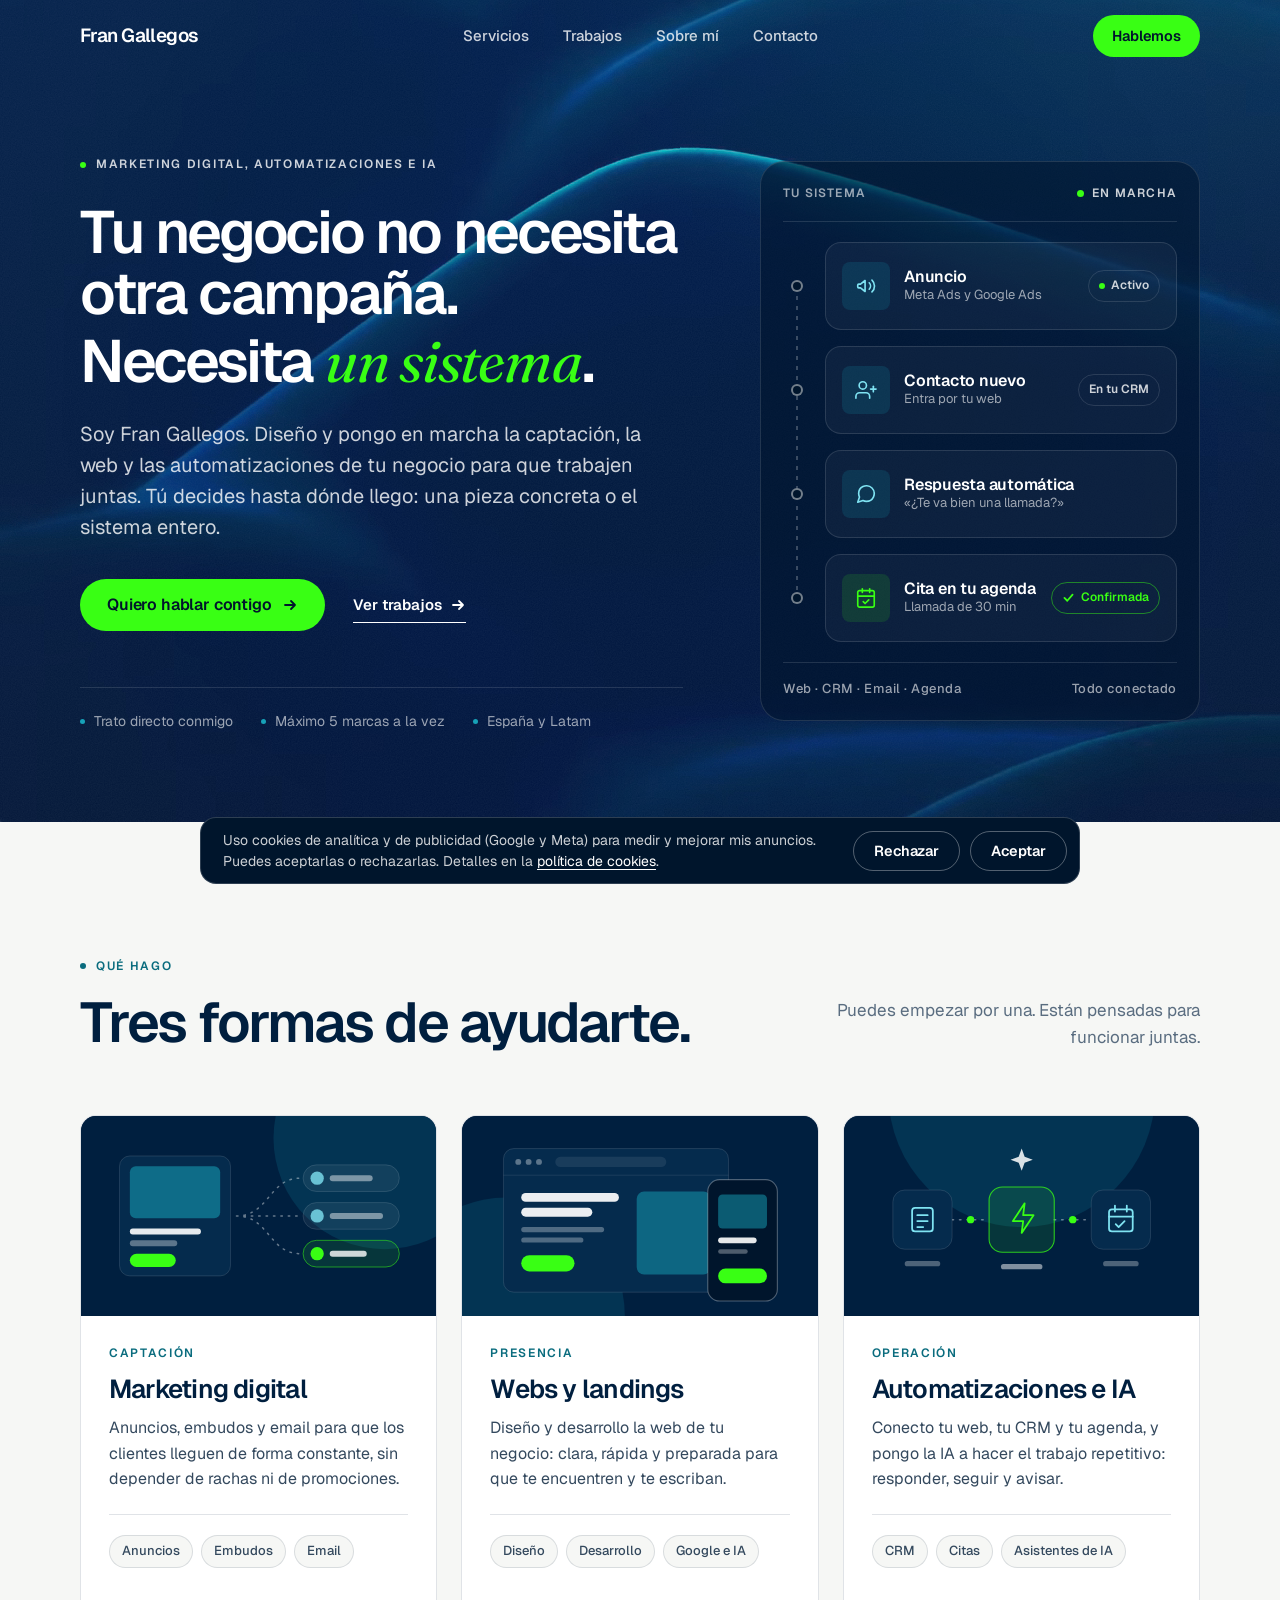
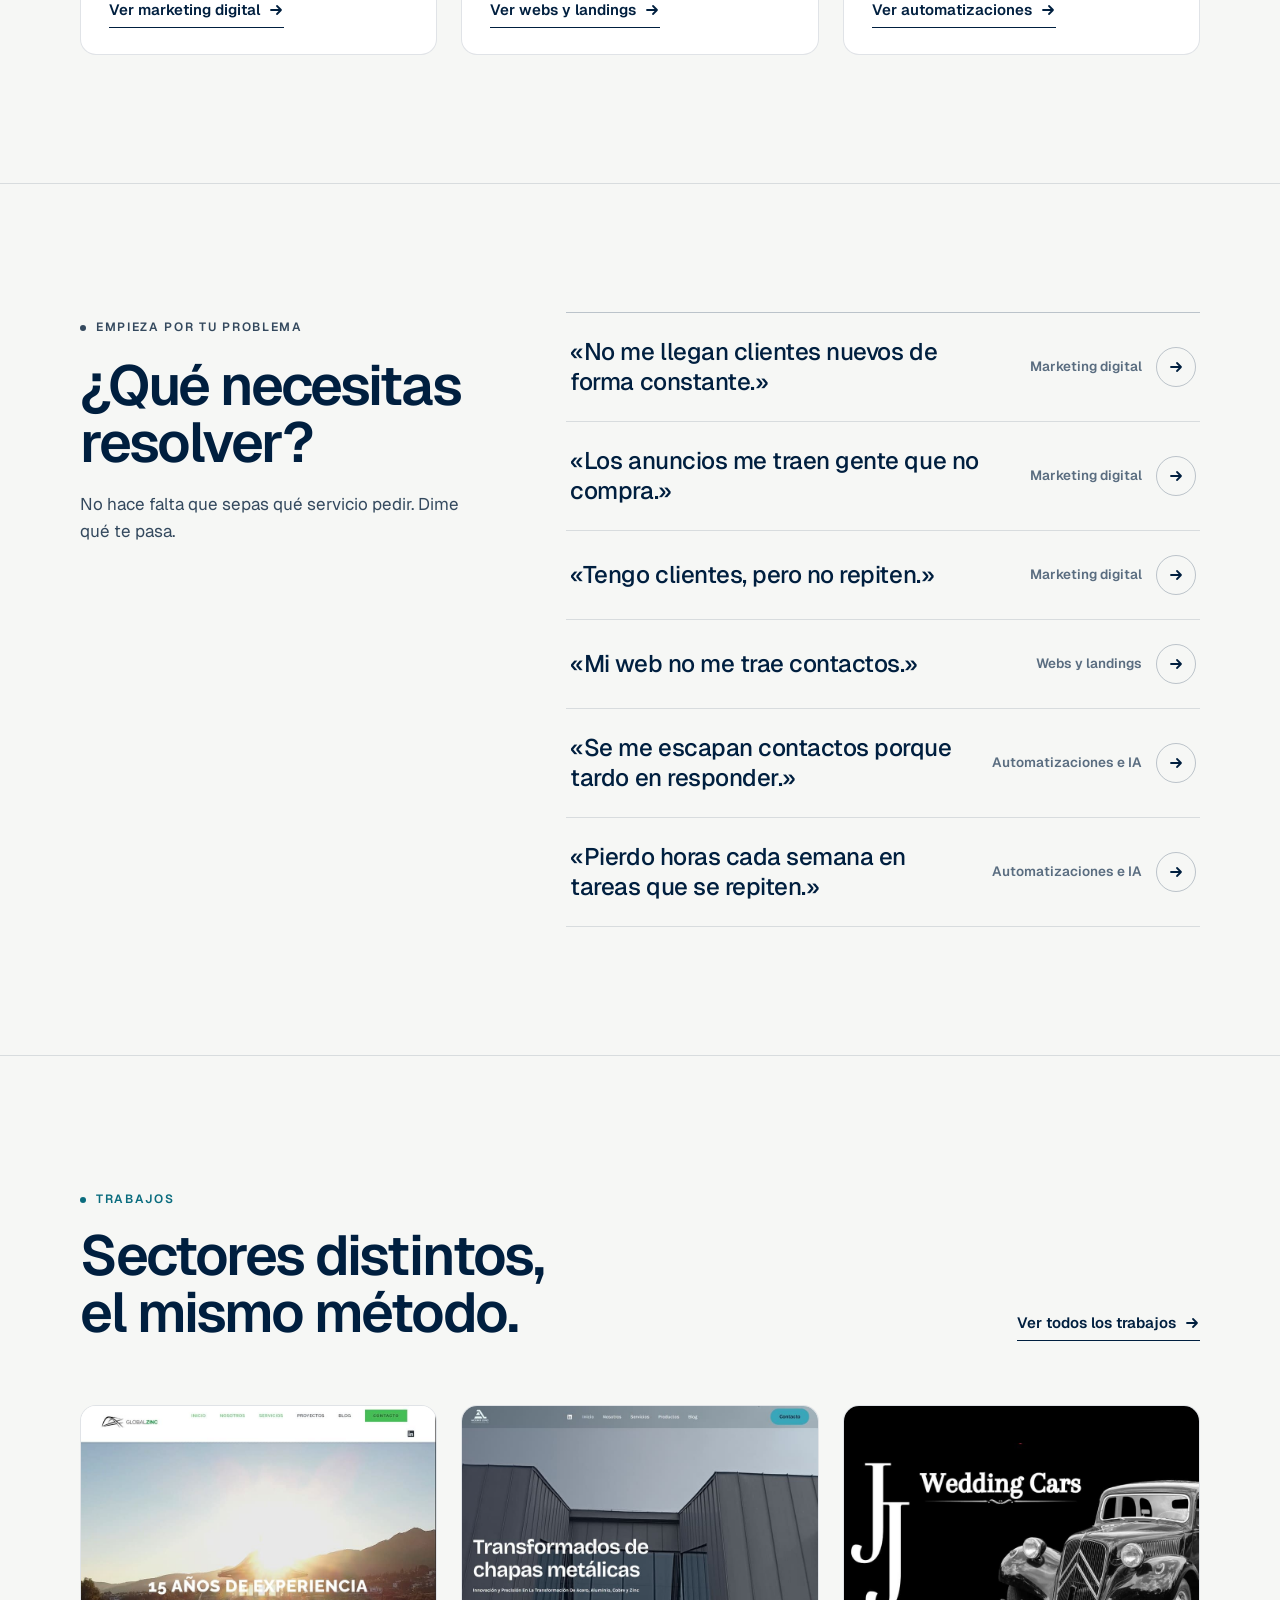
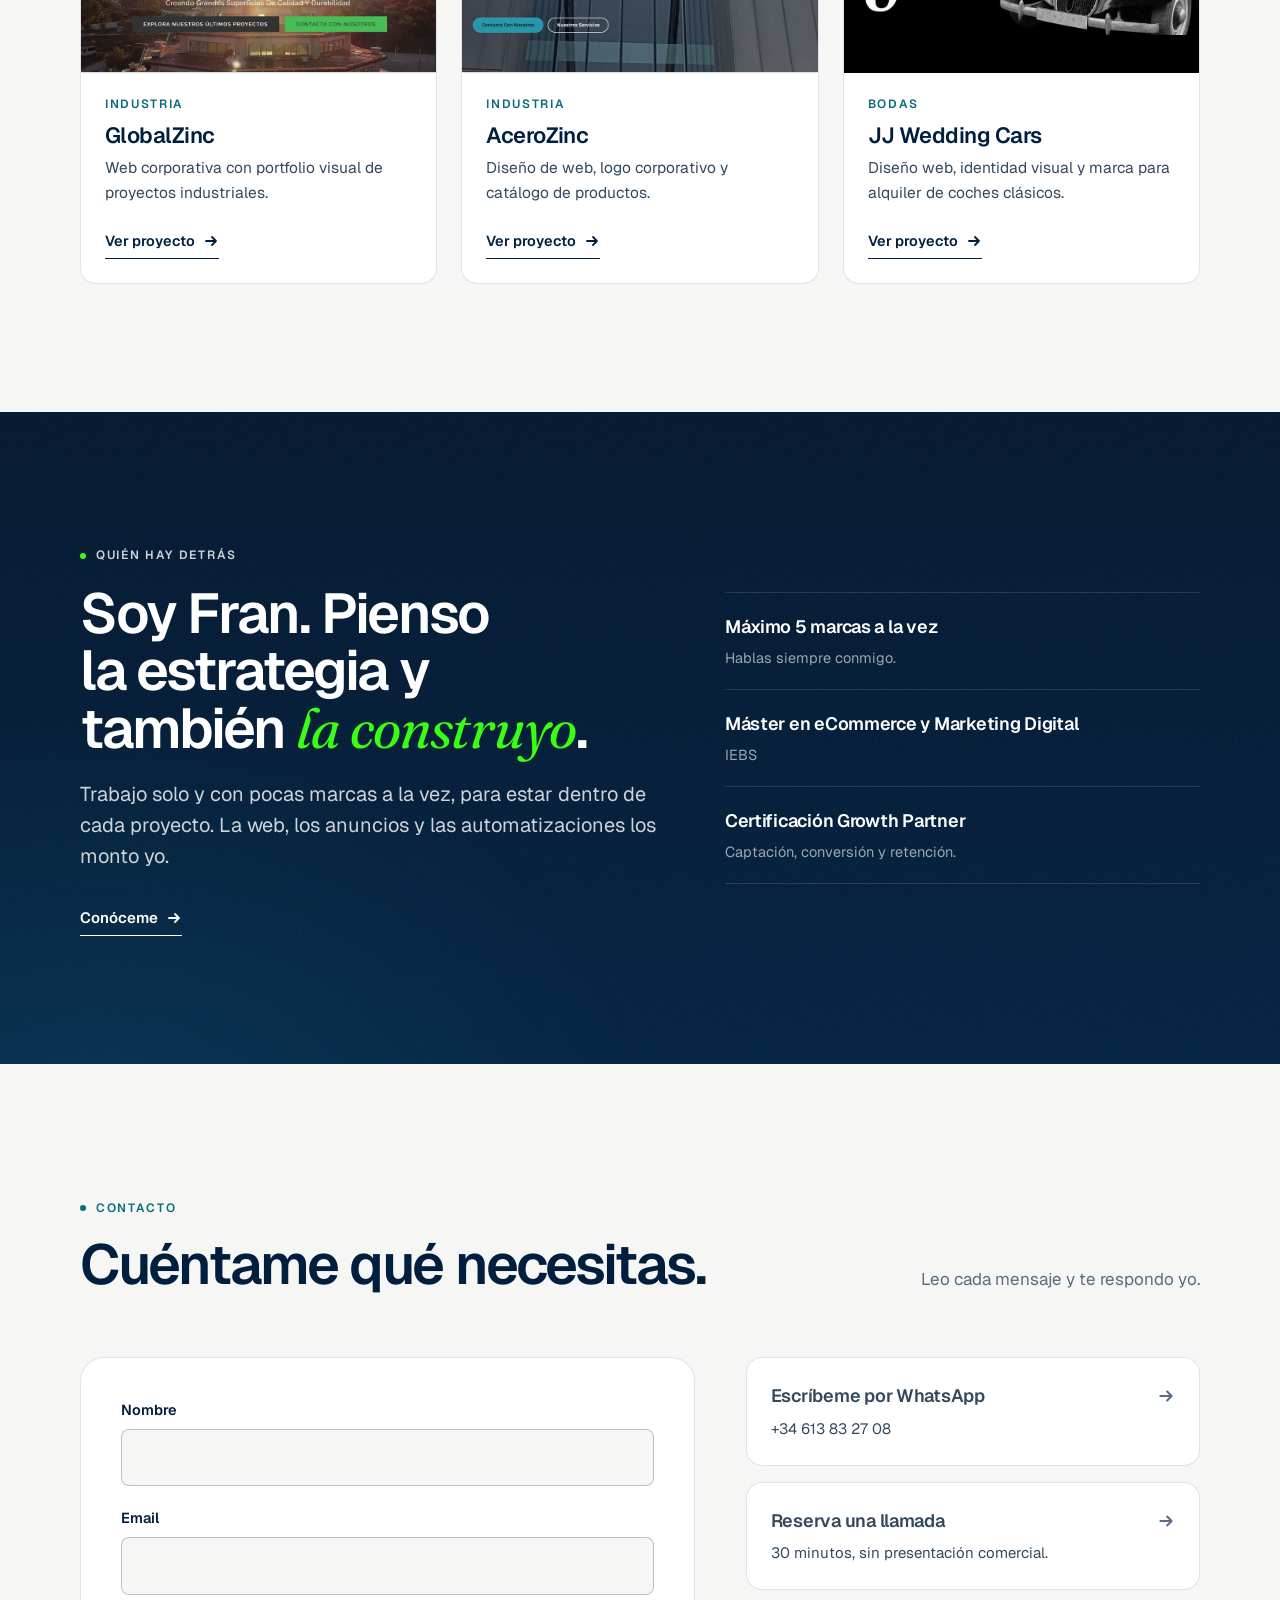
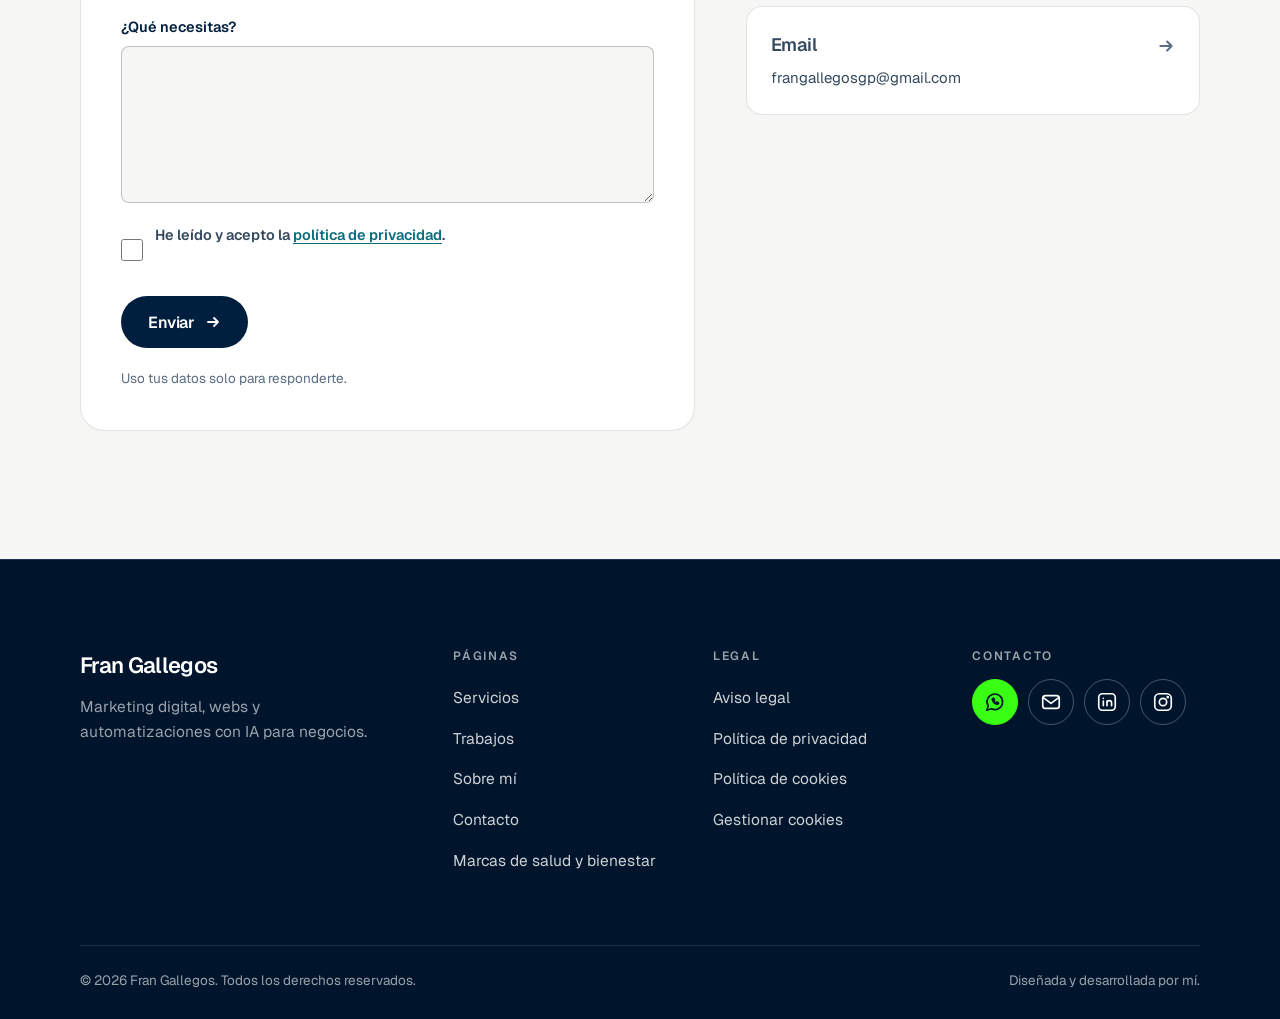
<file: index.html>
<!doctype html>
<html lang="es">
<head>
<meta charset="utf-8" />
<meta name="viewport" content="width=device-width, initial-scale=1, viewport-fit=cover" />
<title>Fran Gallegos | Marketing digital, webs y automatizaciones con IA</title>
<meta name="description" content="Diseño y pongo en marcha la captación, la web y las automatizaciones de tu negocio para que trabajen como un solo sistema. Trato directo conmigo." />
<link rel="canonical" href="https://frangallegosr.com/" />
<meta property="og:title" content="Fran Gallegos | Marketing digital, webs y automatizaciones con IA" />
<meta property="og:description" content="Captación, web y automatizaciones trabajando como un solo sistema. Para negocios de cualquier sector." />
<meta property="og:url" content="https://frangallegosr.com/" />
<meta name="twitter:title" content="Fran Gallegos | Marketing digital, webs y automatizaciones con IA" />
<meta name="twitter:description" content="Captación, web y automatizaciones trabajando como un solo sistema." />
<!-- HEAD:INICIO -->
<meta name="author" content="Fran Gallegos Romero" />
<meta name="robots" content="index, follow, max-snippet:-1, max-image-preview:large, max-video-preview:-1" />
<meta property="og:type" content="website" />
<meta property="og:locale" content="es_ES" />
<meta property="og:site_name" content="Fran Gallegos" />
<meta property="og:image" content="https://frangallegosr.com/fran-gallegos-og.jpg" />
<meta property="og:image:width" content="1000" />
<meta property="og:image:height" content="1000" />
<meta property="og:image:alt" content="Fran Gallegos" />
<meta name="twitter:card" content="summary" />
<meta name="twitter:image" content="https://frangallegosr.com/fran-gallegos-og.jpg" />
<link rel="icon" href="/favicon.ico" sizes="any" />
<link rel="icon" type="image/png" sizes="32x32" href="/assets/favicon-32.png" />
<link rel="icon" type="image/png" sizes="16x16" href="/assets/favicon-16.png" />
<link rel="apple-touch-icon" href="/assets/apple-touch-icon.png" />
<meta name="theme-color" content="#00152C" />
<link rel="preconnect" href="https://fonts.googleapis.com" />
<link rel="preconnect" href="https://fonts.gstatic.com" crossorigin />
<link href="https://fonts.googleapis.com/css2?family=Fraunces:ital,wght@1,400&family=Geist:wght@400;500;600&display=swap" rel="stylesheet" />
<link rel="stylesheet" href="/site.css" />
<script>document.documentElement.className += " js";</script>
<!-- HEAD:FIN -->

<script type="application/ld+json">
{
  "@context": "https://schema.org",
  "@graph": [
    {
      "@type": "WebSite",
      "@id": "https://frangallegosr.com/#web",
      "url": "https://frangallegosr.com/",
      "name": "Fran Gallegos",
      "inLanguage": "es",
      "publisher": { "@id": "https://frangallegosr.com/#fran" }
    },
    {
      "@type": "Person",
      "@id": "https://frangallegosr.com/#fran",
      "name": "Fran Gallegos",
      "alternateName": "Fran Gallegos Romero",
      "url": "https://frangallegosr.com/sobre-mi/",
      "image": "https://frangallegosr.com/fran-gallegos-og.jpg",
      "jobTitle": "Growth Partner",
      "knowsAbout": [
        "Marketing digital",
        "Publicidad en Meta Ads y Google Ads",
        "Embudos de venta y páginas de aterrizaje",
        "Email marketing",
        "Diseño y desarrollo web",
        "Automatización de procesos",
        "Inteligencia artificial aplicada a negocios"
      ],
      "alumniOf": { "@type": "EducationalOrganization", "name": "IEBS" },
      "sameAs": [
        "https://www.linkedin.com/in/frangallegosromero",
        "https://www.instagram.com/frangallegosr"
      ]
    },
    {
      "@type": "ProfessionalService",
      "@id": "https://frangallegosr.com/#negocio",
      "name": "Fran Gallegos",
      "url": "https://frangallegosr.com/",
      "image": "https://frangallegosr.com/fran-gallegos-og.jpg",
      "description": "Marketing digital, diseño y desarrollo web, y automatizaciones con IA para negocios de cualquier sector.",
      "founder": { "@id": "https://frangallegosr.com/#fran" },
      "areaServed": ["España", "Latinoamérica"],
      "hasMap": "https://www.google.com/maps?cid=1988448815053474234",
      "sameAs": [
        "https://www.google.com/maps?cid=1988448815053474234",
        "https://www.linkedin.com/in/frangallegosromero",
        "https://www.instagram.com/frangallegosr"
      ],
      "telephone": "+34613832708",
      "email": "frangallegosgp@gmail.com",
      "hasOfferCatalog": {
        "@type": "OfferCatalog",
        "name": "Servicios",
        "itemListElement": [
          { "@type": "Offer", "itemOffered": { "@type": "Service", "name": "Marketing digital", "url": "https://frangallegosr.com/servicios/#marketing-digital" } },
          { "@type": "Offer", "itemOffered": { "@type": "Service", "name": "Webs y landings", "url": "https://frangallegosr.com/servicios/#webs-y-landings" } },
          { "@type": "Offer", "itemOffered": { "@type": "Service", "name": "Automatizaciones e IA", "url": "https://frangallegosr.com/servicios/#automatizaciones-e-ia" } }
        ]
      }
    }
  ]
}
</script>
</head>
<body>
<a class="skip-link" href="#main">Saltar al contenido</a>

<!-- NAV:INICIO -->
<header class="site-header">
  <div class="container nav">
    <a class="nav-logo" href="/" aria-label="Fran Gallegos, inicio">Fran Gallegos</a>
    <nav class="nav-links" id="navLinks" aria-label="Principal">
      <a href="/servicios/">Servicios</a>
      <a href="/trabajos/">Trabajos</a>
      <a href="/sobre-mi/">Sobre mí</a>
      <a href="/contacto/">Contacto</a>
    </nav>
    <a class="btn btn--neon btn--sm" href="/contacto/" data-cta="menu">Hablemos</a>
    <button type="button" class="nav-toggle" aria-label="Abrir menú" aria-expanded="false" aria-controls="navLinks"><span></span></button>
  </div>
</header>
<!-- NAV:FIN -->

<main id="main">

  <!-- ============= PORTADA ============= -->
  <section class="hero on-navy" data-anim>
    <div class="hero-bg" aria-hidden="true">
      <span class="aurora aurora--teal"></span>
      <span class="aurora aurora--neon"></span>
      <span class="aurora aurora--sky"></span>
      <div class="hero-grid"></div>
    </div>

    <div class="container hero-inner">
      <div class="hero-copy">
        <p class="eyebrow">Marketing digital, automatizaciones e IA</p>
        <h1><span class="line">Tu negocio no necesita otra campaña.</span> <span class="line">Necesita <em class="accent">un sistema</em>.</span></h1>
        <p class="hero-sub">Soy Fran Gallegos. Diseño y pongo en marcha la captación, la web y las automatizaciones de tu negocio para que trabajen juntas. Tú decides hasta dónde llego: una pieza concreta o el sistema entero.</p>
        <div class="hero-actions">
          <a class="btn btn--neon" href="/contacto/" data-cta="portada">Quiero hablar contigo
            <svg class="arrow" viewBox="0 0 16 16" fill="none" stroke="currentColor" stroke-width="1.8" stroke-linecap="round" stroke-linejoin="round" aria-hidden="true"><path d="M3 8h10M9 4l4 4-4 4"/></svg>
          </a>
          <a class="link-arrow" href="/trabajos/" data-cta="portada_trabajos">Ver trabajos
            <svg class="arrow" viewBox="0 0 16 16" fill="none" stroke="currentColor" stroke-width="1.8" stroke-linecap="round" stroke-linejoin="round" aria-hidden="true"><path d="M3 8h10M9 4l4 4-4 4"/></svg>
          </a>
        </div>
        <ul class="hero-notes">
          <li>Trato directo conmigo</li>
          <li>Máximo 5 marcas a la vez</li>
          <li>España y Latam</li>
        </ul>
      </div>

      <div class="flow" aria-hidden="true">
        <div class="flow-head">
          <span>Tu sistema</span>
          <span class="flow-live"><i></i>En marcha</span>
        </div>
        <div class="flow-steps">
          <span class="flow-pulse"></span>

          <div class="flow-step flow-step--1">
            <span class="flow-node"></span>
            <div class="flow-card">
              <span class="flow-ico"><svg viewBox="0 0 24 24" fill="none" stroke="currentColor" stroke-width="1.8" stroke-linecap="round" stroke-linejoin="round"><path d="M3 11v2a1 1 0 0 0 1 1h2l5 4V6L6 10H4a1 1 0 0 0-1 1z"/><path d="M15.5 8.5a5 5 0 0 1 0 7"/><path d="M18.5 5.5a9 9 0 0 1 0 13"/></svg></span>
              <span><span class="flow-title">Anuncio</span><span class="flow-sub">Meta Ads y Google Ads</span></span>
              <span class="flow-chip flow-chip--live"><i></i>Activo</span>
            </div>
          </div>

          <div class="flow-step flow-step--2">
            <span class="flow-node"></span>
            <div class="flow-card">
              <span class="flow-ico"><svg viewBox="0 0 24 24" fill="none" stroke="currentColor" stroke-width="1.8" stroke-linecap="round" stroke-linejoin="round"><path d="M16 21v-2a4 4 0 0 0-4-4H5a4 4 0 0 0-4 4v2"/><circle cx="8.5" cy="7" r="4"/><line x1="20" y1="8" x2="20" y2="14"/><line x1="23" y1="11" x2="17" y2="11"/></svg></span>
              <span><span class="flow-title">Contacto nuevo</span><span class="flow-sub">Entra por tu web</span></span>
              <span class="flow-chip flow-chip--pop">En tu CRM</span>
            </div>
          </div>

          <div class="flow-step flow-step--3">
            <span class="flow-node"></span>
            <div class="flow-card">
              <span class="flow-ico"><svg viewBox="0 0 24 24" fill="none" stroke="currentColor" stroke-width="1.8" stroke-linecap="round" stroke-linejoin="round"><path d="M21 11.5a8.38 8.38 0 0 1-.9 3.8 8.5 8.5 0 0 1-7.6 4.7 8.38 8.38 0 0 1-3.8-.9L3 21l1.9-5.7a8.38 8.38 0 0 1-.9-3.8 8.5 8.5 0 0 1 4.7-7.6 8.38 8.38 0 0 1 3.8-.9h.5a8.48 8.48 0 0 1 8 8v.5z"/></svg></span>
              <span><span class="flow-title">Respuesta automática</span><span class="flow-sub flow-typing"><span class="dots"><i></i><i></i><i></i></span><span class="msg">«¿Te va bien una llamada?»</span></span></span>
            </div>
          </div>

          <div class="flow-step flow-step--4">
            <span class="flow-node"></span>
            <div class="flow-card">
              <span class="flow-ico"><svg viewBox="0 0 24 24" fill="none" stroke="currentColor" stroke-width="1.8" stroke-linecap="round" stroke-linejoin="round"><rect x="3" y="4" width="18" height="18" rx="2"/><line x1="16" y1="2" x2="16" y2="6"/><line x1="8" y1="2" x2="8" y2="6"/><line x1="3" y1="10" x2="21" y2="10"/><polyline points="9 16 11 18 15 14"/></svg></span>
              <span><span class="flow-title">Cita en tu agenda</span><span class="flow-sub">Llamada de 30 min</span></span>
              <span class="flow-chip flow-chip--ok"><svg viewBox="0 0 16 16" fill="none" stroke="currentColor" stroke-width="2.2" stroke-linecap="round" stroke-linejoin="round"><polyline points="3 8.5 6.5 12 13 4.5"/></svg>Confirmada</span>
            </div>
          </div>
        </div>
        <div class="flow-foot">
          <span>Web · CRM · Email · Agenda</span>
          <span>Todo conectado</span>
        </div>
      </div>
      <p class="sr-only">Ejemplo del sistema: un anuncio trae un contacto nuevo a tu web, queda guardado en tu CRM, recibe una respuesta automática y reserva una cita en tu agenda.</p>
    </div>
  </section>

  <!-- ============= SERVICIOS ============= -->
  <section class="section" id="servicios">
    <div class="container">
      <div class="sec-head reveal">
        <div>
          <p class="eyebrow">Qué hago</p>
          <h2 class="h2">Tres formas de ayudarte.</h2>
        </div>
        <p class="sec-note">Puedes empezar por una. Están pensadas para funcionar juntas.</p>
      </div>

      <div class="svc-grid">
        <article class="svc-card reveal">
          <div class="svc-art" aria-hidden="true">
            <svg viewBox="0 0 480 270" fill="none" preserveAspectRatio="xMidYMid slice">
              <rect width="480" height="270" fill="#001F3F"/>
              <circle cx="410" cy="30" r="150" fill="#17A2B8" opacity=".16"/>
              <rect x="52" y="54" width="150" height="162" rx="14" fill="#052B4D" stroke="#fff" stroke-opacity=".16"/>
              <rect x="66" y="68" width="122" height="70" rx="8" fill="#17A2B8" opacity=".55"/>
              <rect x="66" y="152" width="96" height="8" rx="4" fill="#fff" opacity=".9"/>
              <rect x="66" y="168" width="64" height="8" rx="4" fill="#fff" opacity=".35"/>
              <rect x="66" y="186" width="62" height="18" rx="9" fill="#39FF14"/>
              <path d="M210 135C254 135 254 84 296 84M210 135H296M210 135C254 135 254 186 296 186" stroke="#fff" stroke-opacity=".4" stroke-width="2" stroke-dasharray="2 8" stroke-linecap="round"/>
              <rect x="300" y="66" width="130" height="36" rx="18" fill="#fff" fill-opacity=".06" stroke="#fff" stroke-opacity=".16"/>
              <circle cx="319" cy="84" r="9" fill="#7FE3F2" opacity=".8"/>
              <rect x="336" y="80" width="58" height="8" rx="4" fill="#fff" opacity=".45"/>
              <rect x="300" y="117" width="130" height="36" rx="18" fill="#fff" fill-opacity=".06" stroke="#fff" stroke-opacity=".16"/>
              <circle cx="319" cy="135" r="9" fill="#7FE3F2" opacity=".8"/>
              <rect x="336" y="131" width="72" height="8" rx="4" fill="#fff" opacity=".45"/>
              <rect x="300" y="168" width="130" height="36" rx="18" fill="#39FF14" fill-opacity=".1" stroke="#39FF14" stroke-opacity=".7"/>
              <circle cx="319" cy="186" r="9" fill="#39FF14"/>
              <rect x="336" y="182" width="50" height="8" rx="4" fill="#fff" opacity=".8"/>
            </svg>
          </div>
          <div class="svc-body">
            <span class="svc-kicker">Captación</span>
            <h3>Marketing digital</h3>
            <p>Anuncios, embudos y email para que los clientes lleguen de forma constante, sin depender de rachas ni de promociones.</p>
            <div class="svc-tags"><span class="tag">Anuncios</span><span class="tag">Embudos</span><span class="tag">Email</span></div>
            <a class="link-arrow" href="/servicios/#marketing-digital">Ver marketing digital
              <svg class="arrow" viewBox="0 0 16 16" fill="none" stroke="currentColor" stroke-width="1.8" stroke-linecap="round" stroke-linejoin="round" aria-hidden="true"><path d="M3 8h10M9 4l4 4-4 4"/></svg>
            </a>
          </div>
        </article>

        <article class="svc-card reveal">
          <div class="svc-art" aria-hidden="true">
            <svg viewBox="0 0 480 270" fill="none" preserveAspectRatio="xMidYMid slice">
              <rect width="480" height="270" fill="#001F3F"/>
              <circle cx="60" cy="270" r="160" fill="#17A2B8" opacity=".16"/>
              <rect x="56" y="44" width="304" height="194" rx="14" fill="#052B4D" stroke="#fff" stroke-opacity=".16"/>
              <circle cx="76" cy="62" r="4" fill="#fff" opacity=".35"/><circle cx="90" cy="62" r="4" fill="#fff" opacity=".35"/><circle cx="104" cy="62" r="4" fill="#fff" opacity=".35"/>
              <rect x="126" y="55" width="150" height="14" rx="7" fill="#fff" opacity=".08"/>
              <path d="M56 80H360" stroke="#fff" stroke-opacity=".12"/>
              <rect x="80" y="104" width="132" height="12" rx="6" fill="#fff" opacity=".92"/>
              <rect x="80" y="124" width="96" height="12" rx="6" fill="#fff" opacity=".92"/>
              <rect x="80" y="150" width="112" height="7" rx="3.5" fill="#fff" opacity=".3"/>
              <rect x="80" y="164" width="84" height="7" rx="3.5" fill="#fff" opacity=".3"/>
              <rect x="80" y="188" width="72" height="22" rx="11" fill="#39FF14"/>
              <rect x="236" y="102" width="100" height="112" rx="10" fill="#17A2B8" opacity=".5"/>
              <rect x="332" y="86" width="94" height="164" rx="16" fill="#00152C" stroke="#fff" stroke-opacity=".3" stroke-width="1.5"/>
              <rect x="346" y="106" width="66" height="46" rx="6" fill="#17A2B8" opacity=".5"/>
              <rect x="346" y="164" width="52" height="8" rx="4" fill="#fff" opacity=".9"/>
              <rect x="346" y="180" width="40" height="6" rx="3" fill="#fff" opacity=".3"/>
              <rect x="346" y="206" width="66" height="20" rx="10" fill="#39FF14"/>
            </svg>
          </div>
          <div class="svc-body">
            <span class="svc-kicker">Presencia</span>
            <h3>Webs y landings</h3>
            <p>Diseño y desarrollo la web de tu negocio: clara, rápida y preparada para que te encuentren y te escriban.</p>
            <div class="svc-tags"><span class="tag">Diseño</span><span class="tag">Desarrollo</span><span class="tag">Google e IA</span></div>
            <a class="link-arrow" href="/servicios/#webs-y-landings">Ver webs y landings
              <svg class="arrow" viewBox="0 0 16 16" fill="none" stroke="currentColor" stroke-width="1.8" stroke-linecap="round" stroke-linejoin="round" aria-hidden="true"><path d="M3 8h10M9 4l4 4-4 4"/></svg>
            </a>
          </div>
        </article>

        <article class="svc-card reveal">
          <div class="svc-art" aria-hidden="true">
            <svg viewBox="0 0 480 270" fill="none" preserveAspectRatio="xMidYMid slice">
              <rect width="480" height="270" fill="#001F3F"/>
              <circle cx="240" cy="-30" r="180" fill="#17A2B8" opacity=".16"/>
              <path d="M146 140H196M284 140H334" stroke="#fff" stroke-opacity=".4" stroke-width="2" stroke-dasharray="2 8" stroke-linecap="round"/>
              <circle cx="171" cy="140" r="5" fill="#39FF14"/><circle cx="309" cy="140" r="5" fill="#39FF14"/>
              <rect x="66" y="100" width="80" height="80" rx="16" fill="#052B4D" stroke="#fff" stroke-opacity=".16"/>
              <g stroke="#7FE3F2" stroke-width="2.4" stroke-linecap="round" stroke-linejoin="round"><rect x="92" y="124" width="28" height="32" rx="4"/><path d="M99 134h14M99 142h14M99 150h8"/></g>
              <rect x="196" y="96" width="88" height="88" rx="18" fill="#39FF14" fill-opacity=".1" stroke="#39FF14" stroke-opacity=".75" stroke-width="1.5"/>
              <path d="M244 118l-16 24h14l-2 16 16-24h-14l2-16z" stroke="#39FF14" stroke-width="2.4" stroke-linecap="round" stroke-linejoin="round"/>
              <rect x="334" y="100" width="80" height="80" rx="16" fill="#052B4D" stroke="#fff" stroke-opacity=".16"/>
              <g stroke="#7FE3F2" stroke-width="2.4" stroke-linecap="round" stroke-linejoin="round"><rect x="358" y="126" width="32" height="30" rx="4"/><path d="M366 121v8M382 121v8M358 136h32M367 146l4 4 8-8"/></g>
              <path d="M240 44l4 11 11 4-11 4-4 11-4-11-11-4 11-4 4-11z" fill="#fff" opacity=".85"/>
              <rect x="82" y="196" width="48" height="7" rx="3.5" fill="#fff" opacity=".3"/>
              <rect x="212" y="200" width="56" height="7" rx="3.5" fill="#fff" opacity=".5"/>
              <rect x="350" y="196" width="48" height="7" rx="3.5" fill="#fff" opacity=".3"/>
            </svg>
          </div>
          <div class="svc-body">
            <span class="svc-kicker">Operación</span>
            <h3>Automatizaciones e IA</h3>
            <p>Conecto tu web, tu CRM y tu agenda, y pongo la IA a hacer el trabajo repetitivo: responder, seguir y avisar.</p>
            <div class="svc-tags"><span class="tag">CRM</span><span class="tag">Citas</span><span class="tag">Asistentes de IA</span></div>
            <a class="link-arrow" href="/servicios/#automatizaciones-e-ia">Ver automatizaciones
              <svg class="arrow" viewBox="0 0 16 16" fill="none" stroke="currentColor" stroke-width="1.8" stroke-linecap="round" stroke-linejoin="round" aria-hidden="true"><path d="M3 8h10M9 4l4 4-4 4"/></svg>
            </a>
          </div>
        </article>
      </div>
    </div>
  </section>

  <!-- ============= QUÉ NECESITAS RESOLVER ============= -->
  <section class="section section--line">
    <div class="container needs-layout">
      <div class="needs-intro reveal">
        <p class="eyebrow">Empieza por tu problema</p>
        <h2 class="h2">¿Qué necesitas resolver?</h2>
        <p>No hace falta que sepas qué servicio pedir. Dime qué te pasa.</p>
      </div>
      <ul class="needs reveal">
        <li><a href="/servicios/#marketing-digital"><span class="need-q">«No me llegan clientes nuevos de forma constante.»</span><span class="need-go"><span>Marketing digital</span><i class="arrow-box"><svg class="arrow" viewBox="0 0 16 16" fill="none" stroke="currentColor" stroke-width="1.8" stroke-linecap="round" stroke-linejoin="round" aria-hidden="true"><path d="M3 8h10M9 4l4 4-4 4"/></svg></i></span></a></li>
        <li><a href="/servicios/#marketing-digital"><span class="need-q">«Los anuncios me traen gente que no compra.»</span><span class="need-go"><span>Marketing digital</span><i class="arrow-box"><svg class="arrow" viewBox="0 0 16 16" fill="none" stroke="currentColor" stroke-width="1.8" stroke-linecap="round" stroke-linejoin="round" aria-hidden="true"><path d="M3 8h10M9 4l4 4-4 4"/></svg></i></span></a></li>
        <li><a href="/servicios/#marketing-digital"><span class="need-q">«Tengo clientes, pero no repiten.»</span><span class="need-go"><span>Marketing digital</span><i class="arrow-box"><svg class="arrow" viewBox="0 0 16 16" fill="none" stroke="currentColor" stroke-width="1.8" stroke-linecap="round" stroke-linejoin="round" aria-hidden="true"><path d="M3 8h10M9 4l4 4-4 4"/></svg></i></span></a></li>
        <li><a href="/servicios/#webs-y-landings"><span class="need-q">«Mi web no me trae contactos.»</span><span class="need-go"><span>Webs y landings</span><i class="arrow-box"><svg class="arrow" viewBox="0 0 16 16" fill="none" stroke="currentColor" stroke-width="1.8" stroke-linecap="round" stroke-linejoin="round" aria-hidden="true"><path d="M3 8h10M9 4l4 4-4 4"/></svg></i></span></a></li>
        <li><a href="/servicios/#automatizaciones-e-ia"><span class="need-q">«Se me escapan contactos porque tardo en responder.»</span><span class="need-go"><span>Automatizaciones e IA</span><i class="arrow-box"><svg class="arrow" viewBox="0 0 16 16" fill="none" stroke="currentColor" stroke-width="1.8" stroke-linecap="round" stroke-linejoin="round" aria-hidden="true"><path d="M3 8h10M9 4l4 4-4 4"/></svg></i></span></a></li>
        <li><a href="/servicios/#automatizaciones-e-ia"><span class="need-q">«Pierdo horas cada semana en tareas que se repiten.»</span><span class="need-go"><span>Automatizaciones e IA</span><i class="arrow-box"><svg class="arrow" viewBox="0 0 16 16" fill="none" stroke="currentColor" stroke-width="1.8" stroke-linecap="round" stroke-linejoin="round" aria-hidden="true"><path d="M3 8h10M9 4l4 4-4 4"/></svg></i></span></a></li>
      </ul>
    </div>
  </section>

  <!-- ============= TRABAJOS ============= -->
  <section class="section section--line">
    <div class="container">
      <div class="sec-head reveal">
        <div>
          <p class="eyebrow">Trabajos</p>
          <h2 class="h2">Sectores distintos, el mismo método.</h2>
        </div>
        <a class="link-arrow" href="/trabajos/">Ver todos los trabajos
          <svg class="arrow" viewBox="0 0 16 16" fill="none" stroke="currentColor" stroke-width="1.8" stroke-linecap="round" stroke-linejoin="round" aria-hidden="true"><path d="M3 8h10M9 4l4 4-4 4"/></svg>
        </a>
      </div>

      <div class="work-grid">
        <a class="work-card reveal" href="https://globalzinc.es" target="_blank" rel="noopener noreferrer">
          <div class="work-media"><img src="/assets/trabajo-globalzinc.jpg" alt="Web de GlobalZinc" width="900" height="855" loading="lazy" decoding="async" /></div>
          <div class="work-body">
            <span class="work-kicker">Industria</span>
            <h3>GlobalZinc</h3>
            <p>Web corporativa con portfolio visual de proyectos industriales.</p>
            <span class="link-arrow">Ver proyecto
              <svg class="arrow" viewBox="0 0 16 16" fill="none" stroke="currentColor" stroke-width="1.8" stroke-linecap="round" stroke-linejoin="round" aria-hidden="true"><path d="M3 8h10M9 4l4 4-4 4"/></svg>
            </span>
          </div>
        </a>
        <a class="work-card reveal" href="https://acerozinc.com" target="_blank" rel="noopener noreferrer">
          <div class="work-media"><img src="/assets/trabajo-acerozinc.jpg" alt="Web de AceroZinc" width="900" height="752" loading="lazy" decoding="async" /></div>
          <div class="work-body">
            <span class="work-kicker">Industria</span>
            <h3>AceroZinc</h3>
            <p>Diseño de web, logo corporativo y catálogo de productos.</p>
            <span class="link-arrow">Ver proyecto
              <svg class="arrow" viewBox="0 0 16 16" fill="none" stroke="currentColor" stroke-width="1.8" stroke-linecap="round" stroke-linejoin="round" aria-hidden="true"><path d="M3 8h10M9 4l4 4-4 4"/></svg>
            </span>
          </div>
        </a>
        <a class="work-card reveal" href="https://app-flota-jj.vercel.app/" target="_blank" rel="noopener noreferrer">
          <div class="work-media work-media--entera"><img src="/assets/trabajo-jjweddingcars.jpg" alt="Web de JJ Wedding Cars" width="900" height="486" loading="lazy" decoding="async" /></div>
          <div class="work-body">
            <span class="work-kicker">Bodas</span>
            <h3>JJ Wedding Cars</h3>
            <p>Diseño web, identidad visual y marca para alquiler de coches clásicos.</p>
            <span class="link-arrow">Ver proyecto
              <svg class="arrow" viewBox="0 0 16 16" fill="none" stroke="currentColor" stroke-width="1.8" stroke-linecap="round" stroke-linejoin="round" aria-hidden="true"><path d="M3 8h10M9 4l4 4-4 4"/></svg>
            </span>
          </div>
        </a>
      </div>
    </div>
  </section>

  <!-- ============= SOY FRAN ============= -->
  <section class="section band on-navy" data-anim>
    <div class="band-bg" aria-hidden="true">
      <span class="aurora aurora--teal"></span>
      <span class="aurora aurora--sky"></span>
    </div>
    <div class="container band-grid">
      <div class="reveal">
        <p class="eyebrow">Quién hay detrás</p>
        <h2 class="h2">Soy Fran. Pienso la estrategia y también <em class="accent">la construyo</em>.</h2>
        <p class="lead">Trabajo solo y con pocas marcas a la vez, para estar dentro de cada proyecto. La web, los anuncios y las automatizaciones los monto yo.</p>
        <a class="link-arrow" href="/sobre-mi/">Conóceme
          <svg class="arrow" viewBox="0 0 16 16" fill="none" stroke="currentColor" stroke-width="1.8" stroke-linecap="round" stroke-linejoin="round" aria-hidden="true"><path d="M3 8h10M9 4l4 4-4 4"/></svg>
        </a>
      </div>
      <ul class="facts reveal">
        <li><strong>Máximo 5 marcas a la vez</strong><span>Hablas siempre conmigo.</span></li>
        <li><strong>Máster en eCommerce y Marketing Digital</strong><span>IEBS</span></li>
        <li><strong>Certificación Growth Partner</strong><span>Captación, conversión y retención.</span></li>
      </ul>
    </div>
  </section>

  <!-- ============= CONTACTO ============= -->
  <section class="section" id="contacto">
    <div class="container">
      <div class="sec-head reveal">
        <div>
          <p class="eyebrow">Contacto</p>
          <h2 class="h2">Cuéntame qué necesitas.</h2>
        </div>
        <p class="sec-note">Leo cada mensaje y te respondo yo.</p>
      </div>

      <!-- CONTACTO:INICIO -->
      <div class="contact-grid">
        <div class="form-card reveal">
          <form class="form" data-contact-form novalidate>
            <div class="field">
              <label for="f-nombre">Nombre</label>
              <input id="f-nombre" name="first_name" type="text" autocomplete="given-name" maxlength="80" required aria-describedby="e-nombre" />
              <p class="field-error" id="e-nombre" hidden>Escribe tu nombre.</p>
            </div>
            <div class="field">
              <label for="f-email">Email</label>
              <input id="f-email" name="email" type="email" inputmode="email" autocomplete="email" maxlength="120" required aria-describedby="e-email" />
              <p class="field-error" id="e-email" hidden>Escribe un email válido, por ejemplo nombre@empresa.com.</p>
            </div>
            <div class="field">
              <label for="f-mensaje">¿Qué necesitas?</label>
              <textarea id="f-mensaje" name="mensaje" rows="5" maxlength="1500" required aria-describedby="e-mensaje"></textarea>
              <p class="field-error" id="e-mensaje" hidden>Cuéntame en una línea qué necesitas.</p>
            </div>
            <div class="hp" aria-hidden="true">
              <label for="f-web">No rellenes este campo</label>
              <input id="f-web" name="web" type="text" tabindex="-1" autocomplete="off" />
            </div>
            <div class="field">
              <label class="check">
                <input name="privacidad" type="checkbox" required aria-describedby="e-privacidad" />
                <span>He leído y acepto la <a href="/politica-privacidad.html">política de privacidad</a>.</span>
              </label>
              <p class="field-error" id="e-privacidad" hidden>Marca la casilla para poder enviarlo.</p>
            </div>
            <button class="btn btn--navy" type="submit">Enviar
              <svg class="arrow" viewBox="0 0 16 16" fill="none" stroke="currentColor" stroke-width="1.8" stroke-linecap="round" stroke-linejoin="round" aria-hidden="true"><path d="M3 8h10M9 4l4 4-4 4"/></svg>
            </button>
            <p class="form-status" role="alert"></p>
            <p class="form-note">Uso tus datos solo para responderte.</p>
          </form>
        </div>

        <div class="contact-aside">
          <a class="aside-card reveal" href="https://wa.me/34613832708?text=Hola%20Fran%2C%20vengo%20de%20tu%20web.%20Quiero%20contarte%20lo%20que%20necesita%20mi%20negocio." target="_blank" rel="noopener noreferrer" data-cta="contacto_whatsapp">
            <span class="aside-top"><strong>Escríbeme por WhatsApp</strong><svg class="arrow" viewBox="0 0 16 16" fill="none" stroke="currentColor" stroke-width="1.8" stroke-linecap="round" stroke-linejoin="round" aria-hidden="true"><path d="M3 8h10M9 4l4 4-4 4"/></svg></span>
            <span>+34 613 83 27 08</span>
          </a>
          <a class="aside-card reveal" href="/salud-bienestar/?ir=agenda#agenda" data-cta="contacto_llamada">
            <span class="aside-top"><strong>Reserva una llamada</strong><svg class="arrow" viewBox="0 0 16 16" fill="none" stroke="currentColor" stroke-width="1.8" stroke-linecap="round" stroke-linejoin="round" aria-hidden="true"><path d="M3 8h10M9 4l4 4-4 4"/></svg></span>
            <span>30 minutos, sin presentación comercial.</span>
          </a>
          <a class="aside-card reveal" href="mailto:frangallegosgp@gmail.com" data-cta="contacto_email">
            <span class="aside-top"><strong>Email</strong><svg class="arrow" viewBox="0 0 16 16" fill="none" stroke="currentColor" stroke-width="1.8" stroke-linecap="round" stroke-linejoin="round" aria-hidden="true"><path d="M3 8h10M9 4l4 4-4 4"/></svg></span>
            <span>frangallegosgp@gmail.com</span>
          </a>
        </div>
      </div>
      <!-- CONTACTO:FIN -->
    </div>
  </section>

</main>

<!-- PIE:INICIO -->
<footer class="site-footer">
  <div class="container">
    <div class="foot-grid">
      <div class="foot-brand">
        <a class="foot-logo" href="/">Fran Gallegos</a>
        <p>Marketing digital, webs y automatizaciones con IA para negocios.</p>
      </div>
      <nav class="foot-col" aria-label="Páginas">
        <h2>Páginas</h2>
        <ul>
          <li><a href="/servicios/">Servicios</a></li>
          <li><a href="/trabajos/">Trabajos</a></li>
          <li><a href="/sobre-mi/">Sobre mí</a></li>
          <li><a href="/contacto/">Contacto</a></li>
          <li><a href="/salud-bienestar/">Marcas de salud y bienestar</a></li>
        </ul>
      </nav>
      <nav class="foot-col" aria-label="Legal">
        <h2>Legal</h2>
        <ul>
          <li><a href="/aviso-legal.html">Aviso legal</a></li>
          <li><a href="/politica-privacidad.html">Política de privacidad</a></li>
          <li><a href="/politica-cookies.html">Política de cookies</a></li>
          <li><button type="button" data-cookie-reopen>Gestionar cookies</button></li>
        </ul>
      </nav>
      <div class="foot-col">
        <h2>Contacto</h2>
        <div class="foot-iconos">
          <a class="foot-ico foot-ico--wa" href="https://wa.me/34613832708?text=Hola%20Fran%2C%20vengo%20de%20tu%20web.%20Quiero%20contarte%20lo%20que%20necesita%20mi%20negocio." target="_blank" rel="noopener noreferrer" aria-label="Escríbeme por WhatsApp" title="WhatsApp" data-cta="pie_whatsapp"><svg viewBox="0 0 24 24" fill="none" stroke="currentColor" stroke-width="1.8" stroke-linecap="round" stroke-linejoin="round" aria-hidden="true"><path d="M3 21l1.6-4.7A8.5 8.5 0 1 1 8 19.4L3 21z"/><path d="M9 8.6c.1 2.6 2.7 5.5 5.7 5.9l1.3-1.3-2.1-1.1-.9.9c-1-.4-1.9-1.3-2.3-2.3l.9-.9-1.1-2.1L9 8.6z"/></svg></a>
          <a class="foot-ico" href="mailto:frangallegosgp@gmail.com" aria-label="Escríbeme un email" title="Email" data-cta="pie"><svg viewBox="0 0 24 24" fill="none" stroke="currentColor" stroke-width="1.8" stroke-linecap="round" stroke-linejoin="round" aria-hidden="true"><rect x="3" y="5" width="18" height="14" rx="3"/><path d="M4 7.5l8 6 8-6"/></svg></a>
          <a class="foot-ico" href="https://www.linkedin.com/in/frangallegosromero/" target="_blank" rel="noopener noreferrer" aria-label="LinkedIn" title="LinkedIn" data-red="linkedin"><svg viewBox="0 0 24 24" fill="none" stroke="currentColor" stroke-width="1.8" stroke-linecap="round" stroke-linejoin="round" aria-hidden="true"><rect x="3" y="3" width="18" height="18" rx="4"/><path d="M8 11v5M8 8v.01M12 16v-5M12 13a2.5 2.5 0 0 1 5 0v3"/></svg></a>
          <a class="foot-ico" href="https://www.instagram.com/frangallegosr/" target="_blank" rel="noopener noreferrer" aria-label="Instagram" title="Instagram" data-red="instagram"><svg viewBox="0 0 24 24" fill="none" stroke="currentColor" stroke-width="1.8" stroke-linecap="round" stroke-linejoin="round" aria-hidden="true"><rect x="3" y="3" width="18" height="18" rx="5"/><circle cx="12" cy="12" r="4"/><circle cx="17.2" cy="6.8" r=".6" fill="currentColor"/></svg></a>
        </div>
      </div>
    </div>
    <div class="foot-bottom">
      <span>© 2026 Fran Gallegos. Todos los derechos reservados.</span>
      <span>Diseñada y desarrollada por mí.</span>
    </div>
  </div>
</footer>
<!-- PIE:FIN -->

<script src="/site.js" defer></script>
</body>
</html>
</file>
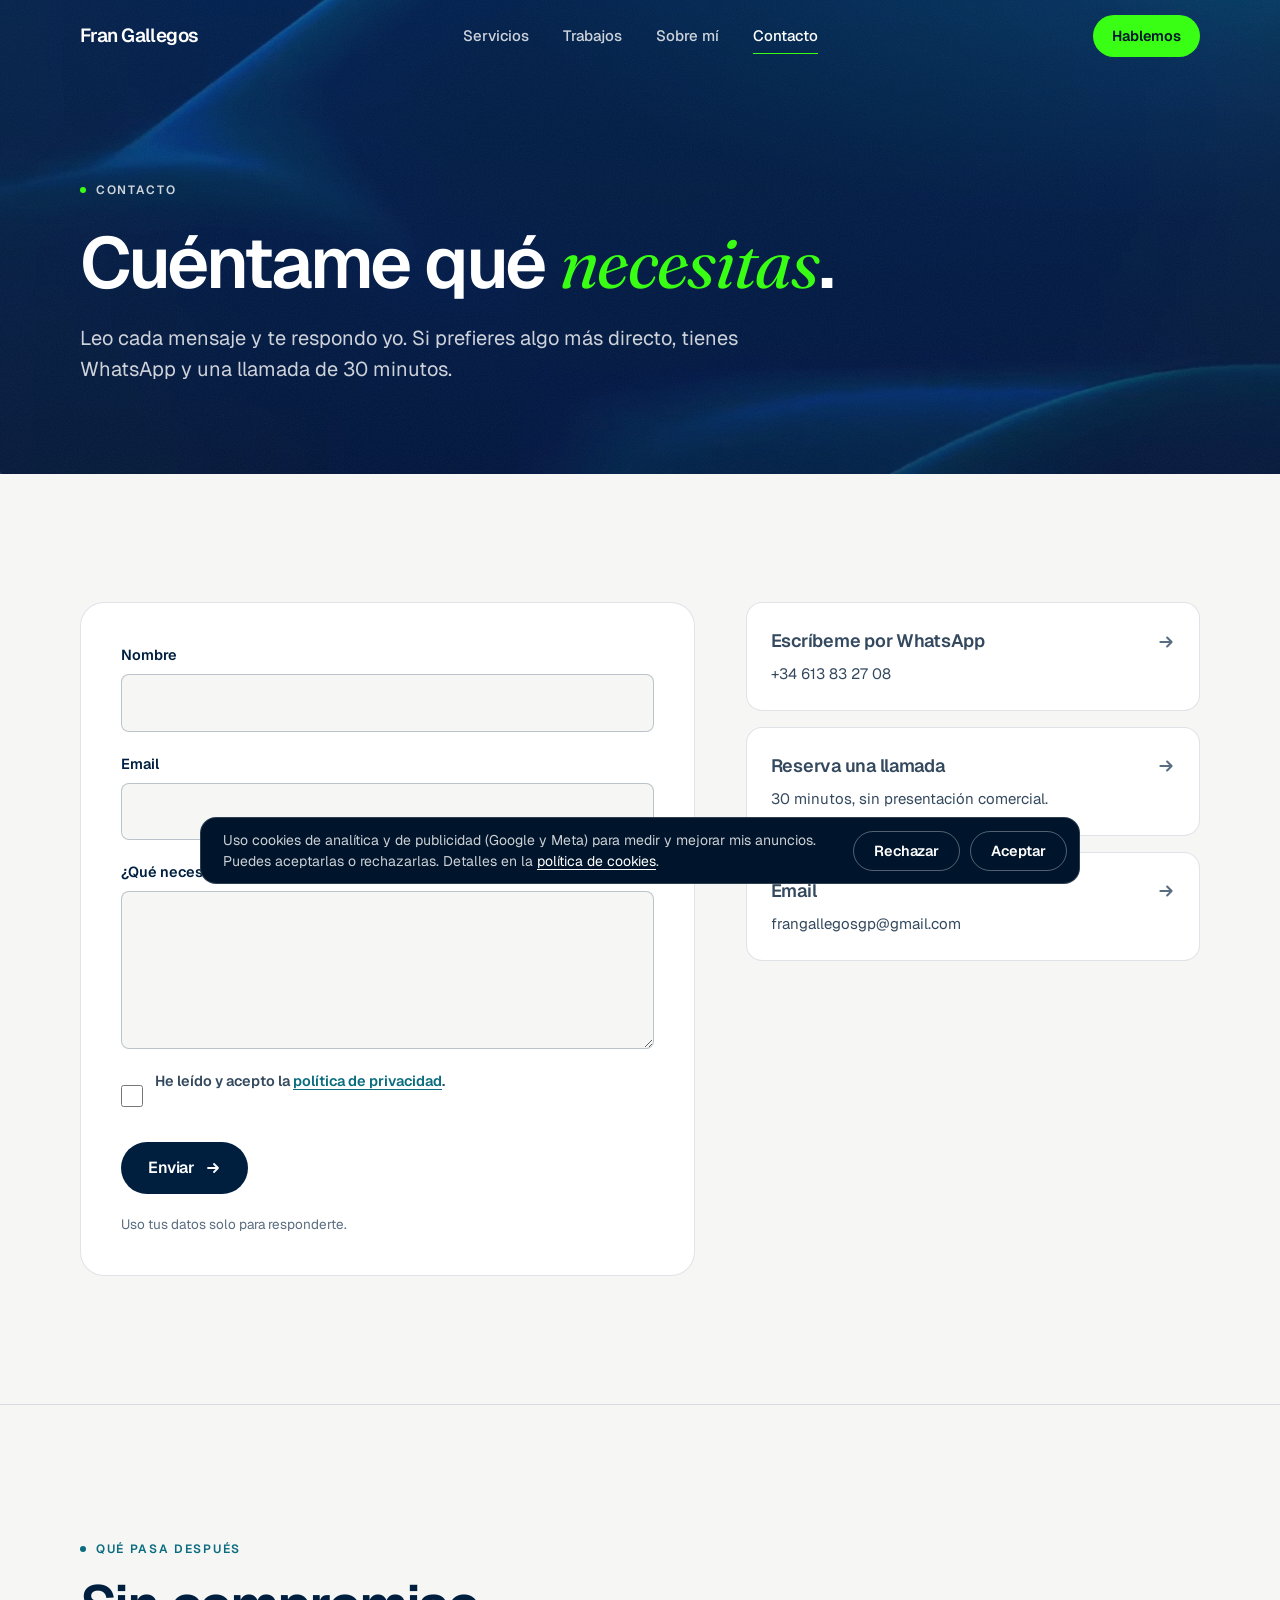
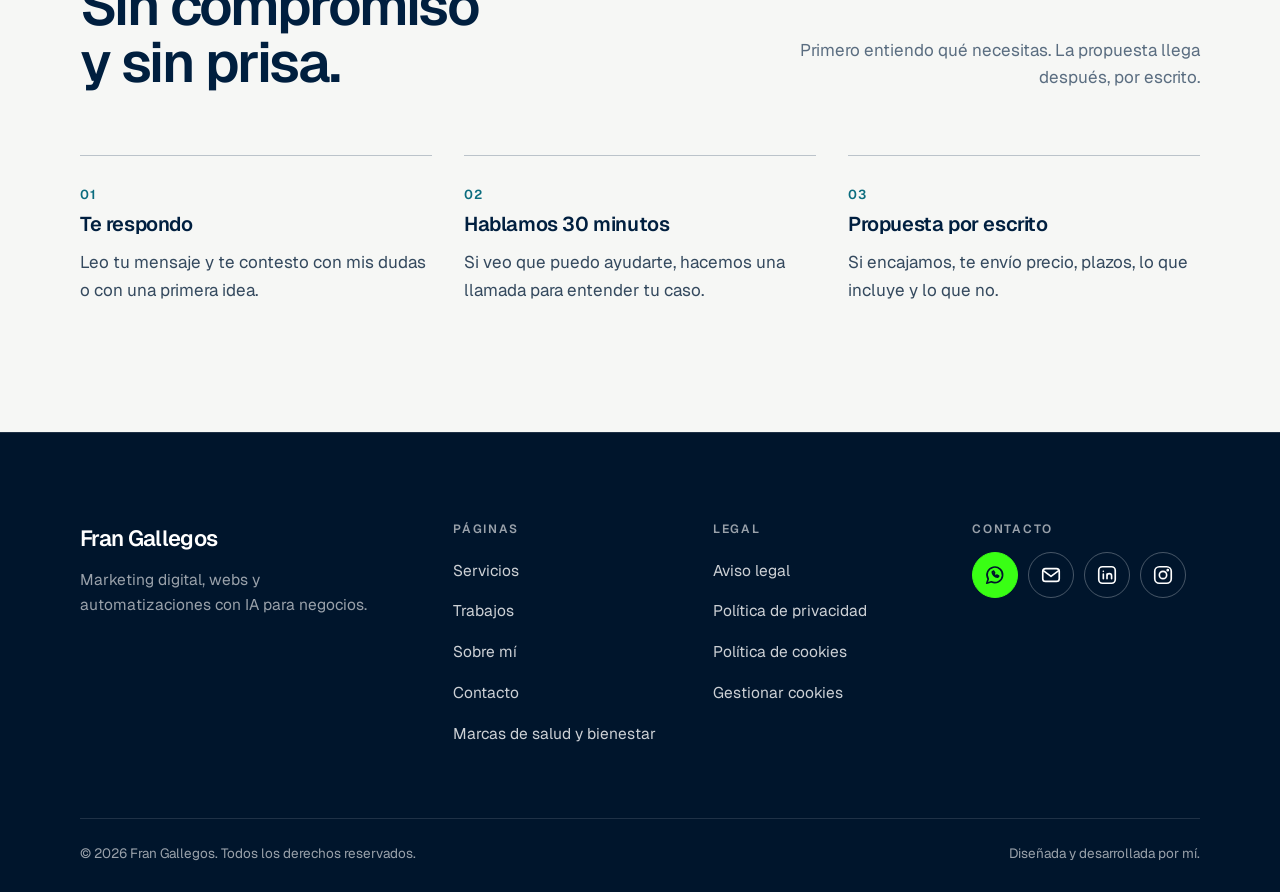
<file: contacto/index.html>
<!doctype html>
<html lang="es">
<head>
<meta charset="utf-8" />
<meta name="viewport" content="width=device-width, initial-scale=1, viewport-fit=cover" />
<title>Contacto | Fran Gallegos</title>
<meta name="description" content="Cuéntame qué necesita tu negocio. Leo cada mensaje y te respondo yo, por email o por WhatsApp. También puedes reservar una llamada de 30 minutos." />
<link rel="canonical" href="https://frangallegosr.com/contacto/" />
<meta property="og:title" content="Contacto | Fran Gallegos" />
<meta property="og:description" content="Cuéntame qué necesita tu negocio. Leo cada mensaje y te respondo yo." />
<meta property="og:url" content="https://frangallegosr.com/contacto/" />
<meta name="twitter:title" content="Contacto | Fran Gallegos" />
<meta name="twitter:description" content="Cuéntame qué necesita tu negocio. Leo cada mensaje y te respondo yo." />
<!-- HEAD:INICIO -->
<meta name="author" content="Fran Gallegos Romero" />
<meta name="robots" content="index, follow, max-snippet:-1, max-image-preview:large, max-video-preview:-1" />
<meta property="og:type" content="website" />
<meta property="og:locale" content="es_ES" />
<meta property="og:site_name" content="Fran Gallegos" />
<meta property="og:image" content="https://frangallegosr.com/fran-gallegos-og.jpg" />
<meta property="og:image:width" content="1000" />
<meta property="og:image:height" content="1000" />
<meta property="og:image:alt" content="Fran Gallegos" />
<meta name="twitter:card" content="summary" />
<meta name="twitter:image" content="https://frangallegosr.com/fran-gallegos-og.jpg" />
<link rel="icon" href="/favicon.ico" sizes="any" />
<link rel="icon" type="image/png" sizes="32x32" href="/assets/favicon-32.png" />
<link rel="icon" type="image/png" sizes="16x16" href="/assets/favicon-16.png" />
<link rel="apple-touch-icon" href="/assets/apple-touch-icon.png" />
<meta name="theme-color" content="#00152C" />
<link rel="preconnect" href="https://fonts.googleapis.com" />
<link rel="preconnect" href="https://fonts.gstatic.com" crossorigin />
<link href="https://fonts.googleapis.com/css2?family=Fraunces:ital,wght@1,400&family=Geist:wght@400;500;600&display=swap" rel="stylesheet" />
<link rel="stylesheet" href="/site.css" />
<script>document.documentElement.className += " js";</script>
<!-- HEAD:FIN -->

<script type="application/ld+json">
{
  "@context": "https://schema.org",
  "@graph": [
    {
      "@type": "ContactPage",
      "@id": "https://frangallegosr.com/contacto/#pagina",
      "url": "https://frangallegosr.com/contacto/",
      "name": "Contacto | Fran Gallegos",
      "inLanguage": "es",
      "isPartOf": { "@id": "https://frangallegosr.com/#web" },
      "mainEntity": { "@id": "https://frangallegosr.com/#negocio" }
    },
    {
      "@type": "BreadcrumbList",
      "itemListElement": [
        { "@type": "ListItem", "position": 1, "name": "Inicio", "item": "https://frangallegosr.com/" },
        { "@type": "ListItem", "position": 2, "name": "Contacto", "item": "https://frangallegosr.com/contacto/" }
      ]
    }
  ]
}
</script>
</head>
<body>
<a class="skip-link" href="#main">Saltar al contenido</a>

<!-- NAV:INICIO -->
<header class="site-header">
  <div class="container nav">
    <a class="nav-logo" href="/" aria-label="Fran Gallegos, inicio">Fran Gallegos</a>
    <nav class="nav-links" id="navLinks" aria-label="Principal">
      <a href="/servicios/">Servicios</a>
      <a href="/trabajos/">Trabajos</a>
      <a href="/sobre-mi/">Sobre mí</a>
      <a href="/contacto/">Contacto</a>
    </nav>
    <a class="btn btn--neon btn--sm" href="/contacto/" data-cta="menu">Hablemos</a>
    <button type="button" class="nav-toggle" aria-label="Abrir menú" aria-expanded="false" aria-controls="navLinks"><span></span></button>
  </div>
</header>
<!-- NAV:FIN -->

<main id="main">

  <section class="page-hero on-navy">
    <div class="hero-bg" aria-hidden="true">
      <span class="aurora aurora--teal"></span>
      <span class="aurora aurora--sky"></span>
      <div class="hero-grid"></div>
    </div>
    <div class="container">
      <p class="eyebrow">Contacto</p>
      <h1>Cuéntame qué <em class="accent">necesitas</em>.</h1>
      <p class="lead">Leo cada mensaje y te respondo yo. Si prefieres algo más directo, tienes WhatsApp y una llamada de 30 minutos.</p>
    </div>
  </section>

  <section class="section">
    <div class="container">
      <!-- CONTACTO:INICIO -->
      <div class="contact-grid">
        <div class="form-card reveal">
          <form class="form" data-contact-form novalidate>
            <div class="field">
              <label for="f-nombre">Nombre</label>
              <input id="f-nombre" name="first_name" type="text" autocomplete="given-name" maxlength="80" required aria-describedby="e-nombre" />
              <p class="field-error" id="e-nombre" hidden>Escribe tu nombre.</p>
            </div>
            <div class="field">
              <label for="f-email">Email</label>
              <input id="f-email" name="email" type="email" inputmode="email" autocomplete="email" maxlength="120" required aria-describedby="e-email" />
              <p class="field-error" id="e-email" hidden>Escribe un email válido, por ejemplo nombre@empresa.com.</p>
            </div>
            <div class="field">
              <label for="f-mensaje">¿Qué necesitas?</label>
              <textarea id="f-mensaje" name="mensaje" rows="5" maxlength="1500" required aria-describedby="e-mensaje"></textarea>
              <p class="field-error" id="e-mensaje" hidden>Cuéntame en una línea qué necesitas.</p>
            </div>
            <div class="hp" aria-hidden="true">
              <label for="f-web">No rellenes este campo</label>
              <input id="f-web" name="web" type="text" tabindex="-1" autocomplete="off" />
            </div>
            <div class="field">
              <label class="check">
                <input name="privacidad" type="checkbox" required aria-describedby="e-privacidad" />
                <span>He leído y acepto la <a href="/politica-privacidad.html">política de privacidad</a>.</span>
              </label>
              <p class="field-error" id="e-privacidad" hidden>Marca la casilla para poder enviarlo.</p>
            </div>
            <button class="btn btn--navy" type="submit">Enviar
              <svg class="arrow" viewBox="0 0 16 16" fill="none" stroke="currentColor" stroke-width="1.8" stroke-linecap="round" stroke-linejoin="round" aria-hidden="true"><path d="M3 8h10M9 4l4 4-4 4"/></svg>
            </button>
            <p class="form-status" role="alert"></p>
            <p class="form-note">Uso tus datos solo para responderte.</p>
          </form>
        </div>

        <div class="contact-aside">
          <a class="aside-card reveal" href="https://wa.me/34613832708?text=Hola%20Fran%2C%20vengo%20de%20tu%20web.%20Quiero%20contarte%20lo%20que%20necesita%20mi%20negocio." target="_blank" rel="noopener noreferrer" data-cta="contacto_whatsapp">
            <span class="aside-top"><strong>Escríbeme por WhatsApp</strong><svg class="arrow" viewBox="0 0 16 16" fill="none" stroke="currentColor" stroke-width="1.8" stroke-linecap="round" stroke-linejoin="round" aria-hidden="true"><path d="M3 8h10M9 4l4 4-4 4"/></svg></span>
            <span>+34 613 83 27 08</span>
          </a>
          <a class="aside-card reveal" href="/salud-bienestar/?ir=agenda#agenda" data-cta="contacto_llamada">
            <span class="aside-top"><strong>Reserva una llamada</strong><svg class="arrow" viewBox="0 0 16 16" fill="none" stroke="currentColor" stroke-width="1.8" stroke-linecap="round" stroke-linejoin="round" aria-hidden="true"><path d="M3 8h10M9 4l4 4-4 4"/></svg></span>
            <span>30 minutos, sin presentación comercial.</span>
          </a>
          <a class="aside-card reveal" href="mailto:frangallegosgp@gmail.com" data-cta="contacto_email">
            <span class="aside-top"><strong>Email</strong><svg class="arrow" viewBox="0 0 16 16" fill="none" stroke="currentColor" stroke-width="1.8" stroke-linecap="round" stroke-linejoin="round" aria-hidden="true"><path d="M3 8h10M9 4l4 4-4 4"/></svg></span>
            <span>frangallegosgp@gmail.com</span>
          </a>
        </div>
      </div>
      <!-- CONTACTO:FIN -->
    </div>
  </section>

  <section class="section section--line">
    <div class="container">
      <div class="sec-head reveal">
        <div>
          <p class="eyebrow">Qué pasa después</p>
          <h2 class="h2">Sin compromiso y sin prisa.</h2>
        </div>
        <p class="sec-note">Primero entiendo qué necesitas. La propuesta llega después, por escrito.</p>
      </div>
      <ol class="steps steps--3">
        <li class="reveal">
          <h3>Te respondo</h3>
          <p>Leo tu mensaje y te contesto con mis dudas o con una primera idea.</p>
        </li>
        <li class="reveal">
          <h3>Hablamos 30 minutos</h3>
          <p>Si veo que puedo ayudarte, hacemos una llamada para entender tu caso.</p>
        </li>
        <li class="reveal">
          <h3>Propuesta por escrito</h3>
          <p>Si encajamos, te envío precio, plazos, lo que incluye y lo que no.</p>
        </li>
      </ol>
    </div>
  </section>

</main>

<!-- PIE:INICIO -->
<footer class="site-footer">
  <div class="container">
    <div class="foot-grid">
      <div class="foot-brand">
        <a class="foot-logo" href="/">Fran Gallegos</a>
        <p>Marketing digital, webs y automatizaciones con IA para negocios.</p>
      </div>
      <nav class="foot-col" aria-label="Páginas">
        <h2>Páginas</h2>
        <ul>
          <li><a href="/servicios/">Servicios</a></li>
          <li><a href="/trabajos/">Trabajos</a></li>
          <li><a href="/sobre-mi/">Sobre mí</a></li>
          <li><a href="/contacto/">Contacto</a></li>
          <li><a href="/salud-bienestar/">Marcas de salud y bienestar</a></li>
        </ul>
      </nav>
      <nav class="foot-col" aria-label="Legal">
        <h2>Legal</h2>
        <ul>
          <li><a href="/aviso-legal.html">Aviso legal</a></li>
          <li><a href="/politica-privacidad.html">Política de privacidad</a></li>
          <li><a href="/politica-cookies.html">Política de cookies</a></li>
          <li><button type="button" data-cookie-reopen>Gestionar cookies</button></li>
        </ul>
      </nav>
      <div class="foot-col">
        <h2>Contacto</h2>
        <div class="foot-iconos">
          <a class="foot-ico foot-ico--wa" href="https://wa.me/34613832708?text=Hola%20Fran%2C%20vengo%20de%20tu%20web.%20Quiero%20contarte%20lo%20que%20necesita%20mi%20negocio." target="_blank" rel="noopener noreferrer" aria-label="Escríbeme por WhatsApp" title="WhatsApp" data-cta="pie_whatsapp"><svg viewBox="0 0 24 24" fill="none" stroke="currentColor" stroke-width="1.8" stroke-linecap="round" stroke-linejoin="round" aria-hidden="true"><path d="M3 21l1.6-4.7A8.5 8.5 0 1 1 8 19.4L3 21z"/><path d="M9 8.6c.1 2.6 2.7 5.5 5.7 5.9l1.3-1.3-2.1-1.1-.9.9c-1-.4-1.9-1.3-2.3-2.3l.9-.9-1.1-2.1L9 8.6z"/></svg></a>
          <a class="foot-ico" href="mailto:frangallegosgp@gmail.com" aria-label="Escríbeme un email" title="Email" data-cta="pie"><svg viewBox="0 0 24 24" fill="none" stroke="currentColor" stroke-width="1.8" stroke-linecap="round" stroke-linejoin="round" aria-hidden="true"><rect x="3" y="5" width="18" height="14" rx="3"/><path d="M4 7.5l8 6 8-6"/></svg></a>
          <a class="foot-ico" href="https://www.linkedin.com/in/frangallegosromero/" target="_blank" rel="noopener noreferrer" aria-label="LinkedIn" title="LinkedIn" data-red="linkedin"><svg viewBox="0 0 24 24" fill="none" stroke="currentColor" stroke-width="1.8" stroke-linecap="round" stroke-linejoin="round" aria-hidden="true"><rect x="3" y="3" width="18" height="18" rx="4"/><path d="M8 11v5M8 8v.01M12 16v-5M12 13a2.5 2.5 0 0 1 5 0v3"/></svg></a>
          <a class="foot-ico" href="https://www.instagram.com/frangallegosr/" target="_blank" rel="noopener noreferrer" aria-label="Instagram" title="Instagram" data-red="instagram"><svg viewBox="0 0 24 24" fill="none" stroke="currentColor" stroke-width="1.8" stroke-linecap="round" stroke-linejoin="round" aria-hidden="true"><rect x="3" y="3" width="18" height="18" rx="5"/><circle cx="12" cy="12" r="4"/><circle cx="17.2" cy="6.8" r=".6" fill="currentColor"/></svg></a>
        </div>
      </div>
    </div>
    <div class="foot-bottom">
      <span>© 2026 Fran Gallegos. Todos los derechos reservados.</span>
      <span>Diseñada y desarrollada por mí.</span>
    </div>
  </div>
</footer>
<!-- PIE:FIN -->

<script src="/site.js" defer></script>
</body>
</html>
</file>
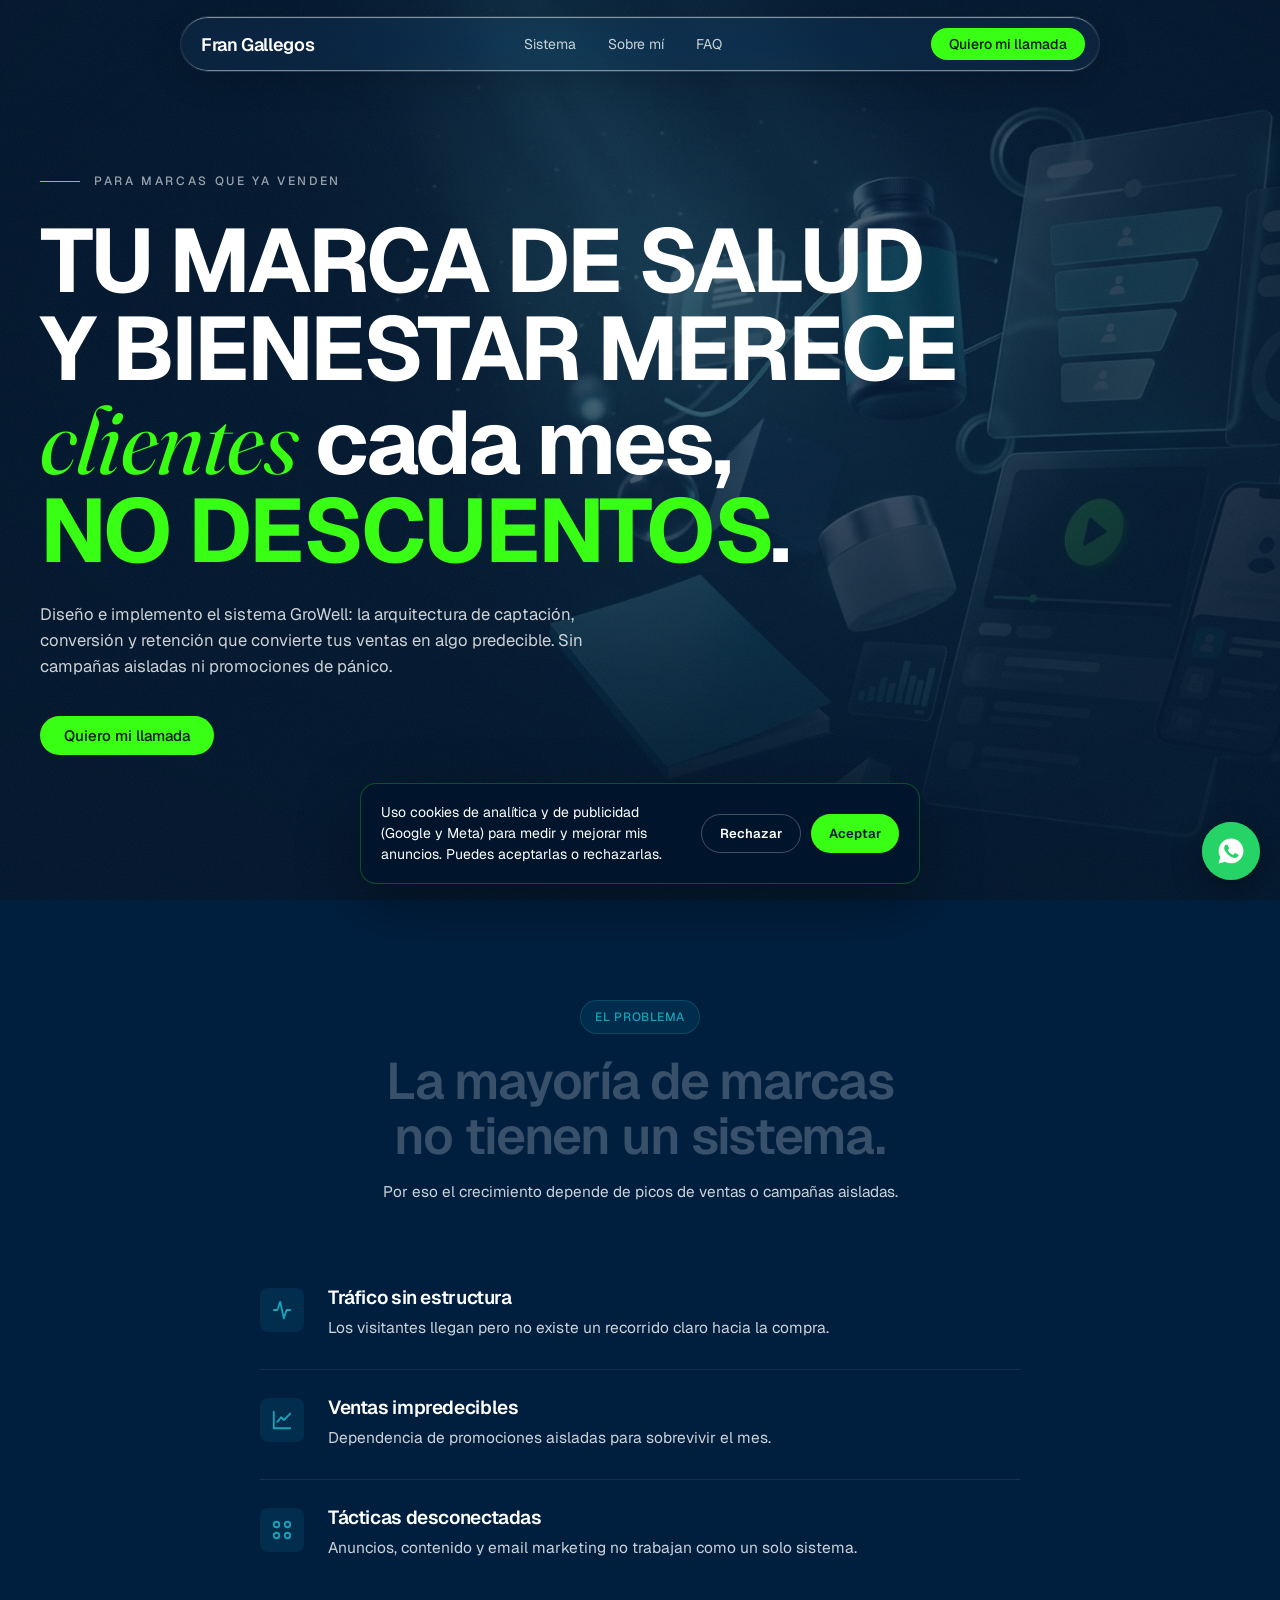
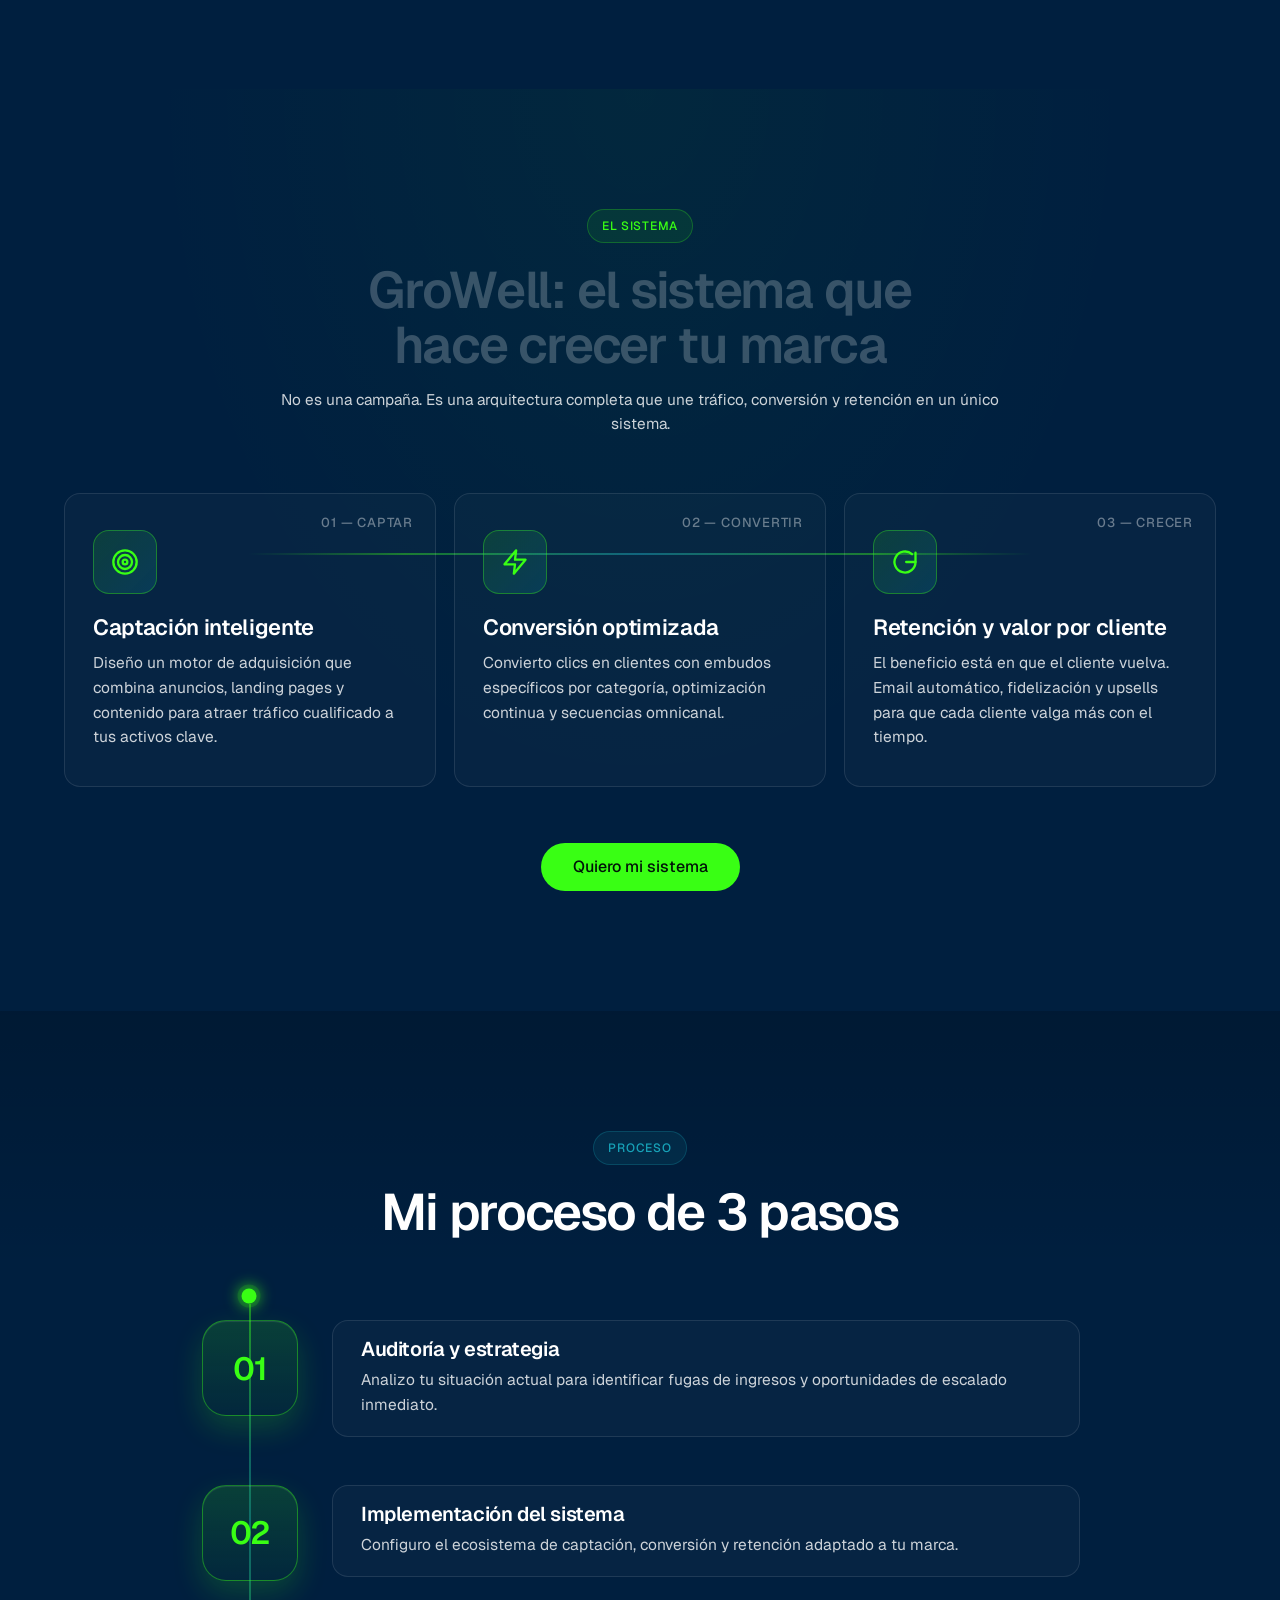
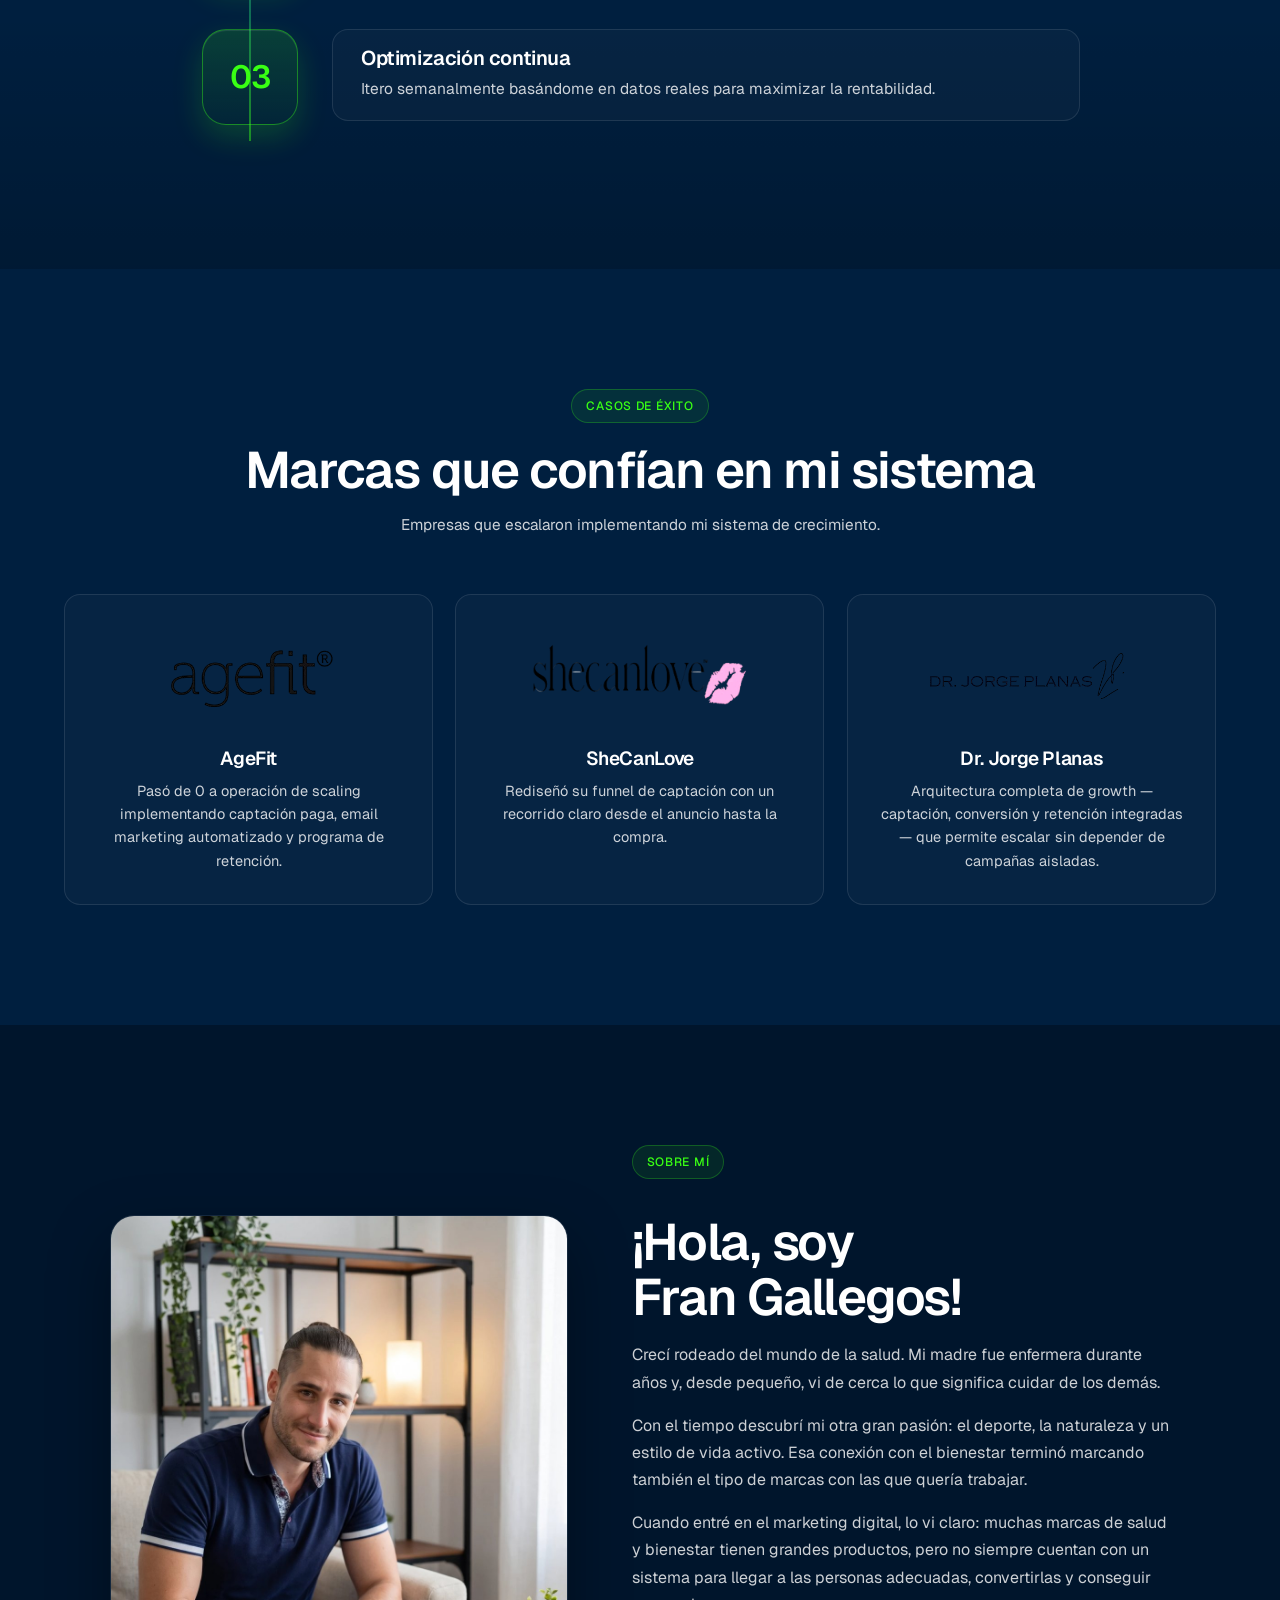
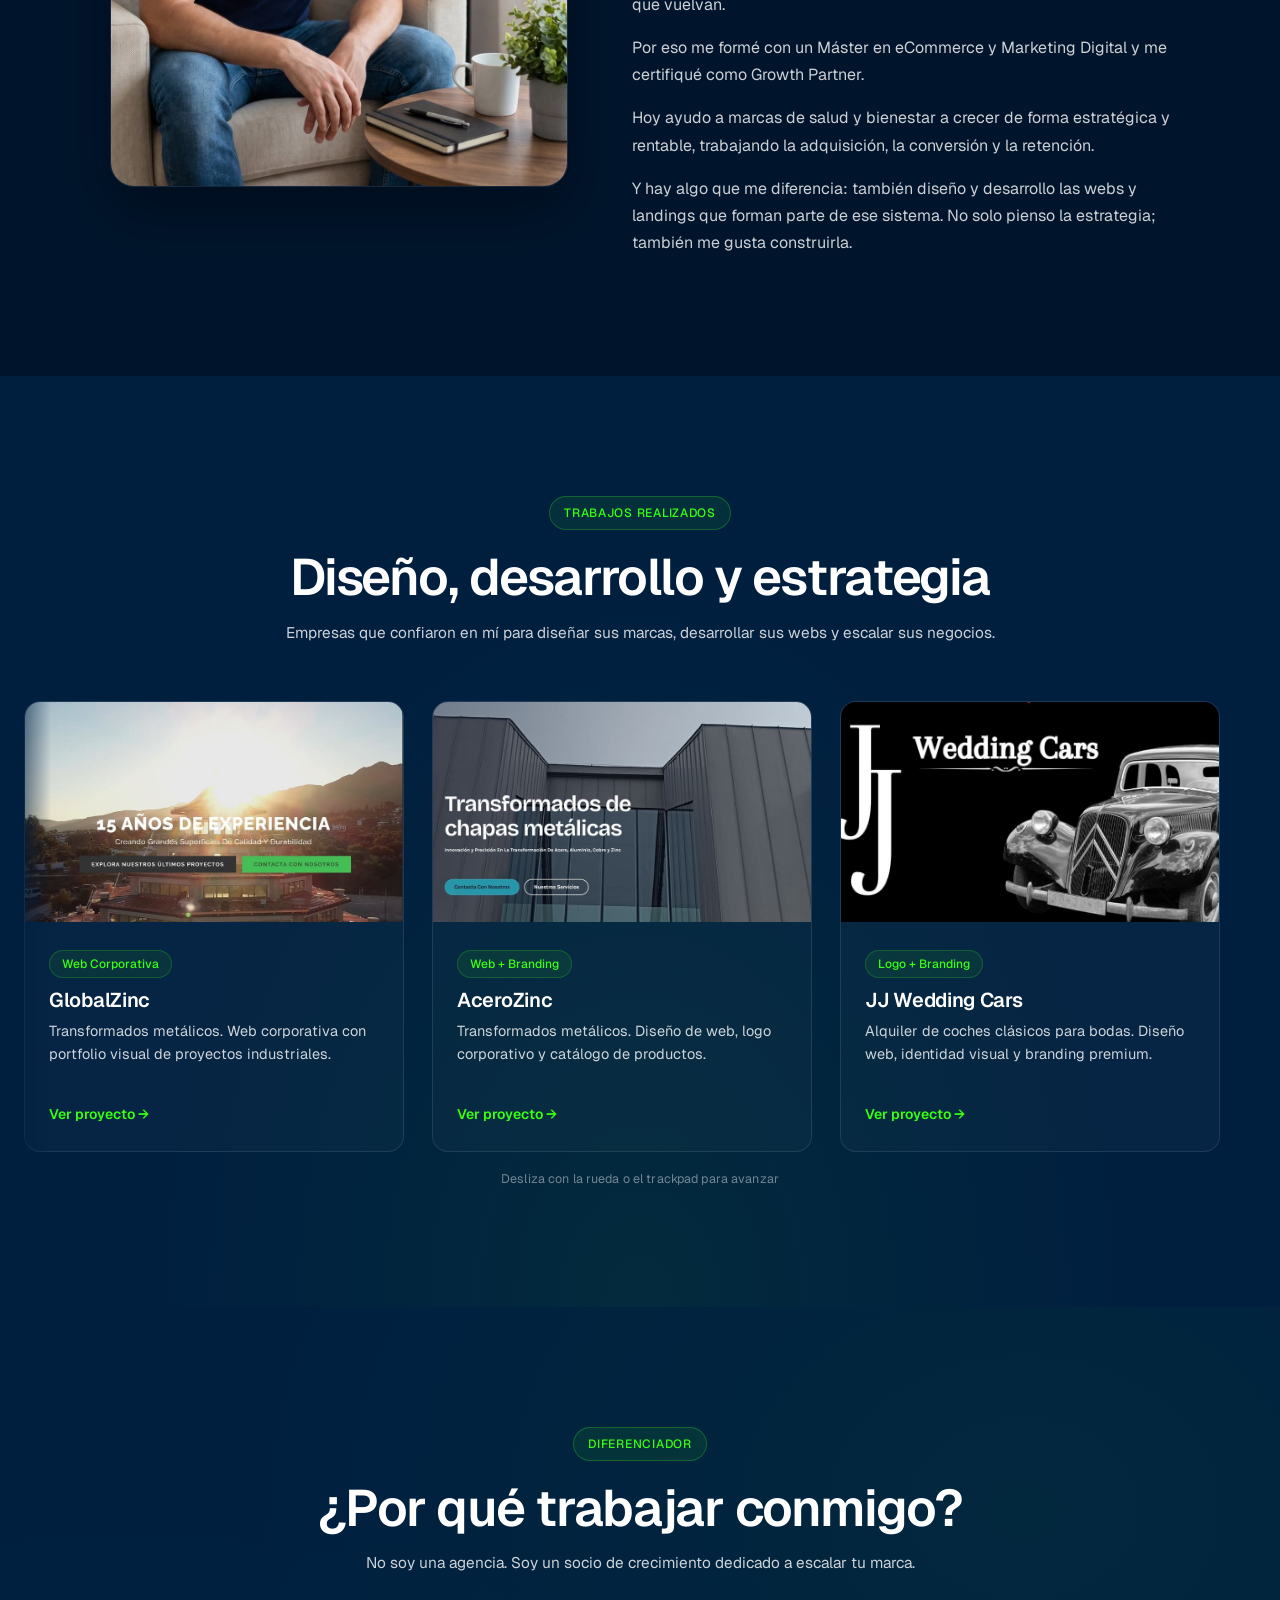
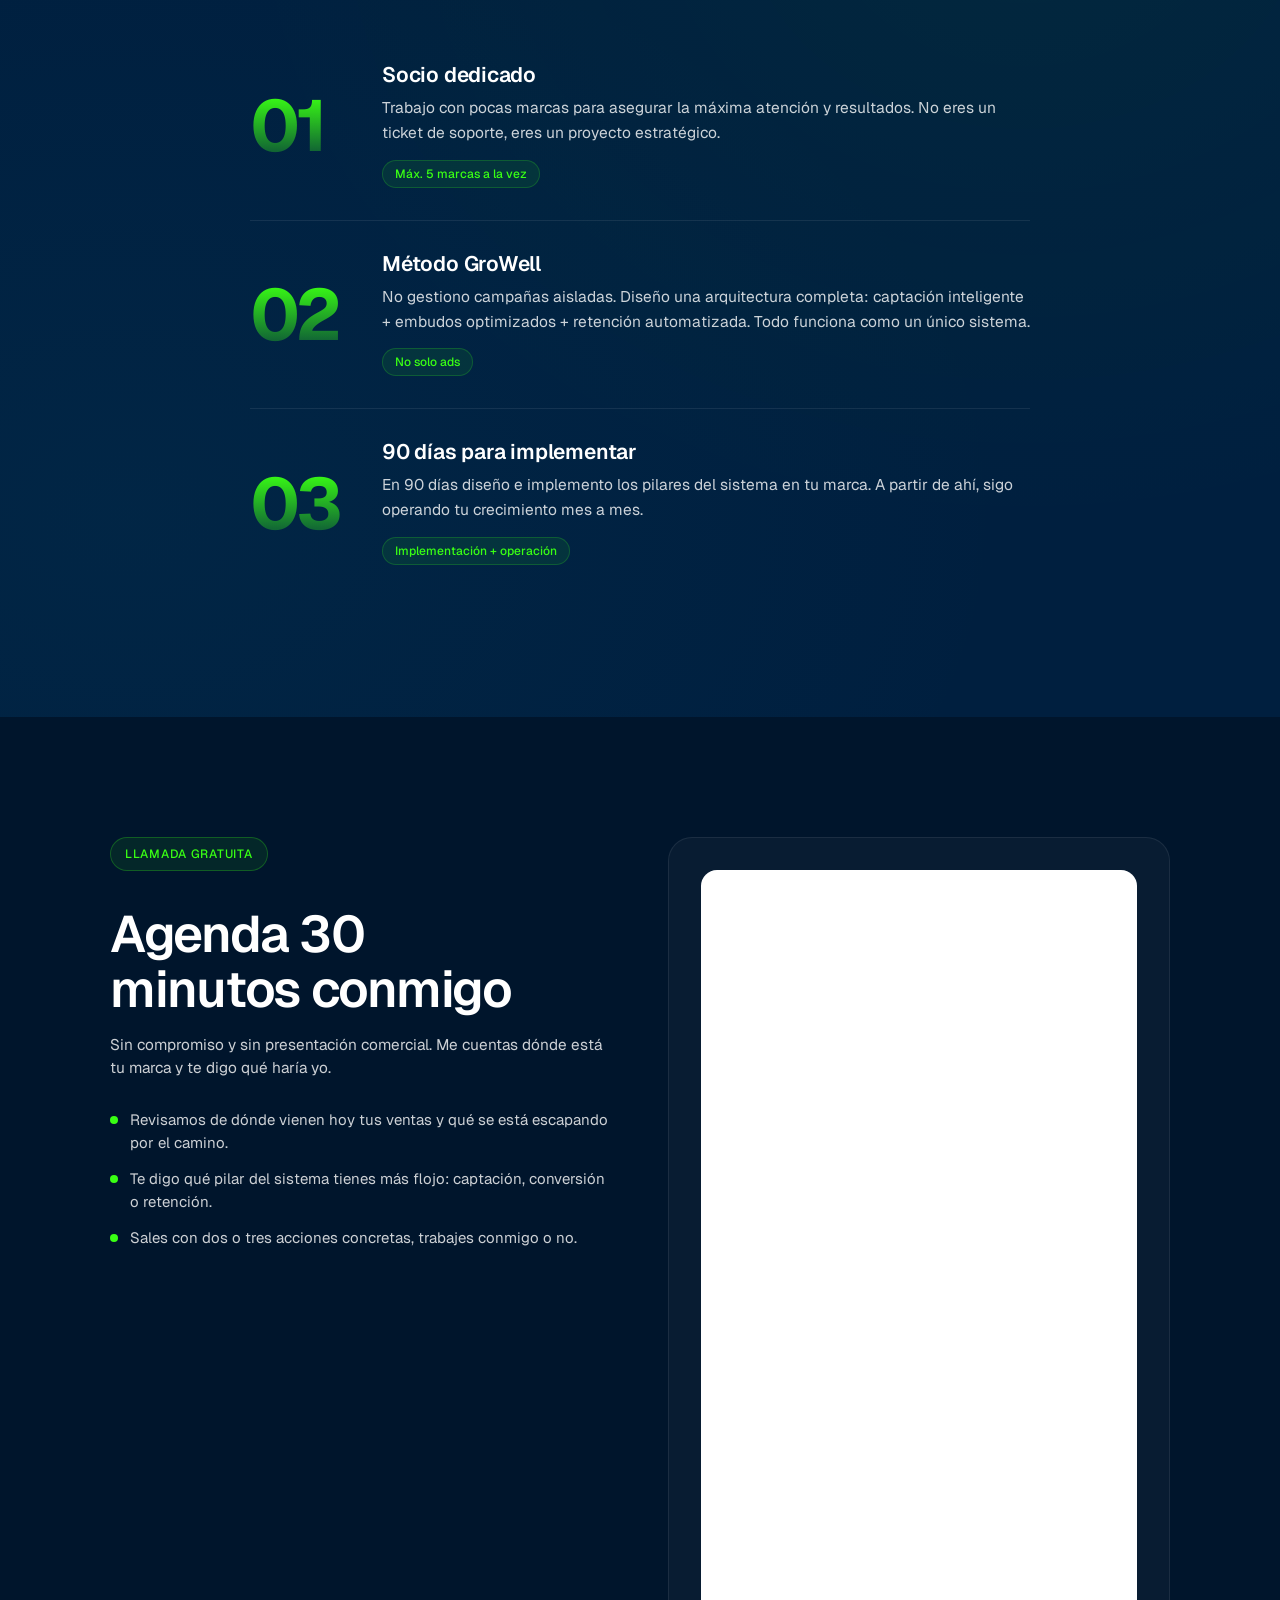
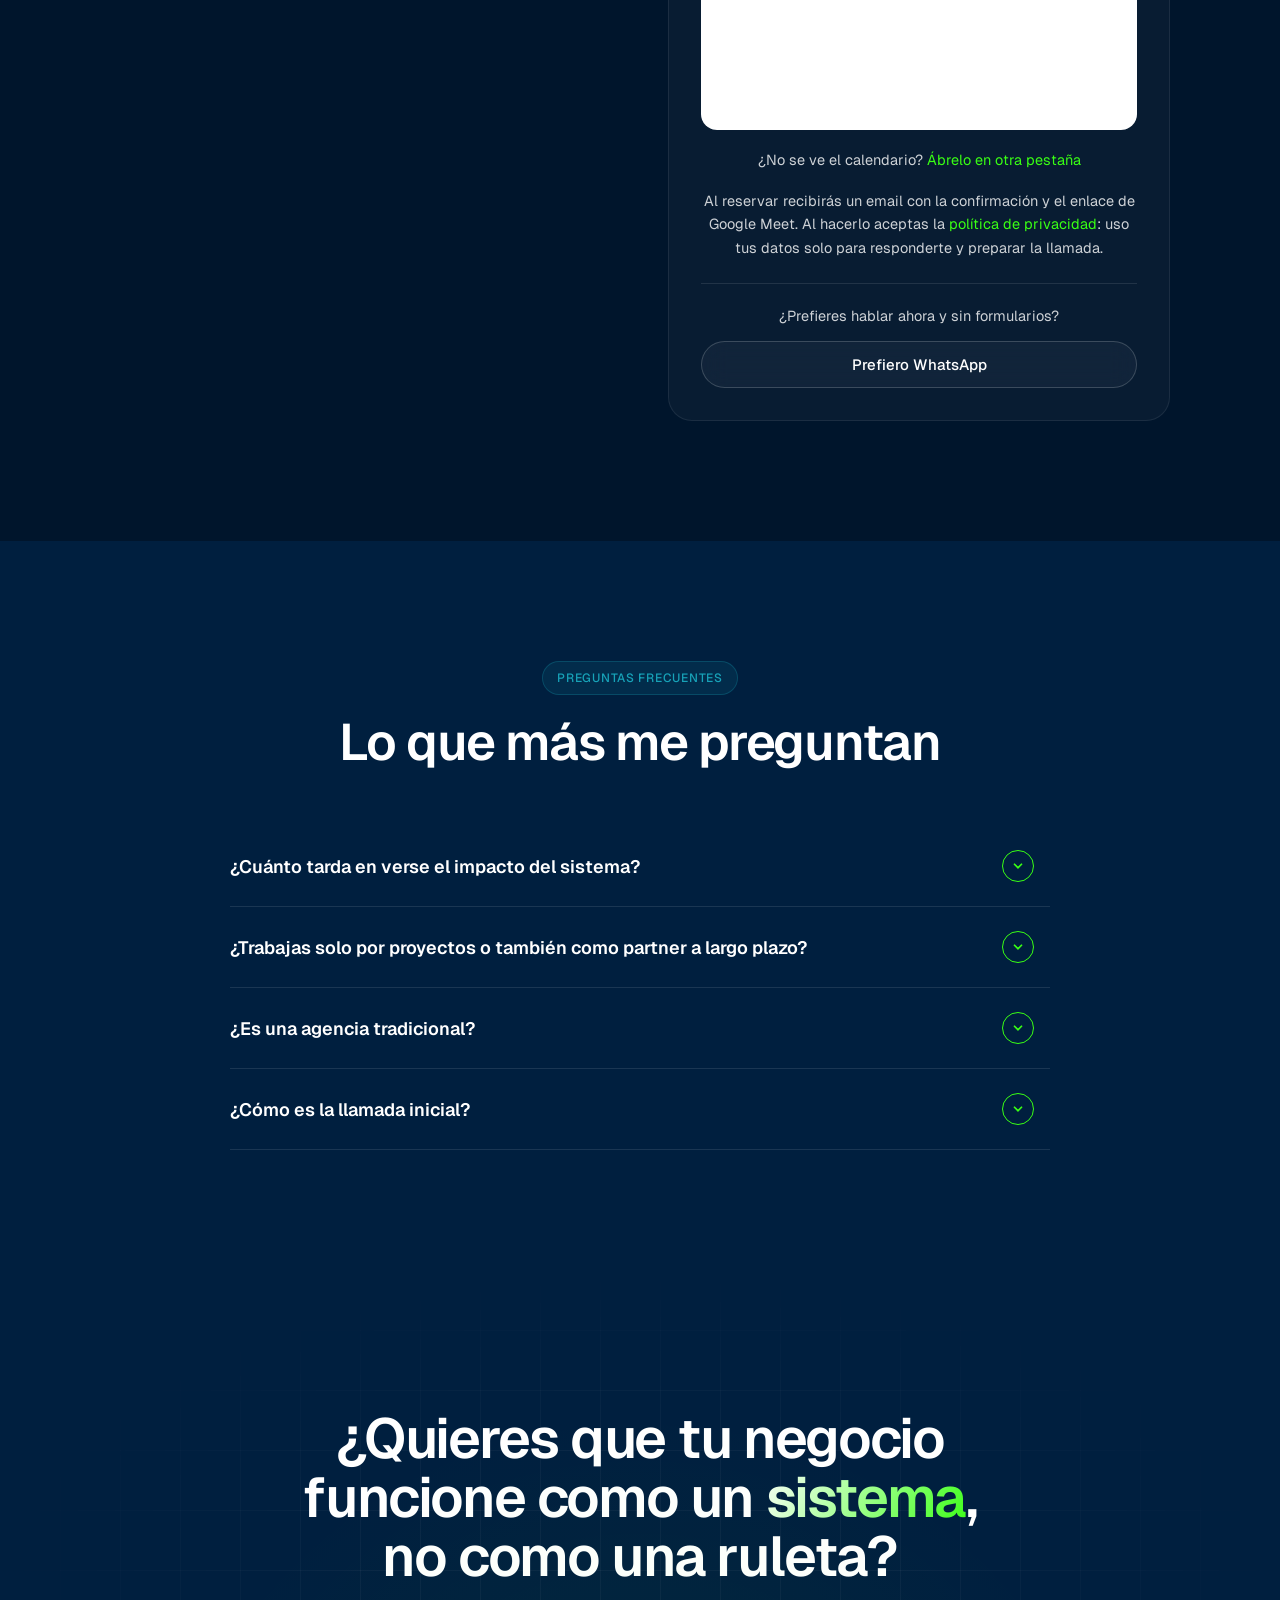
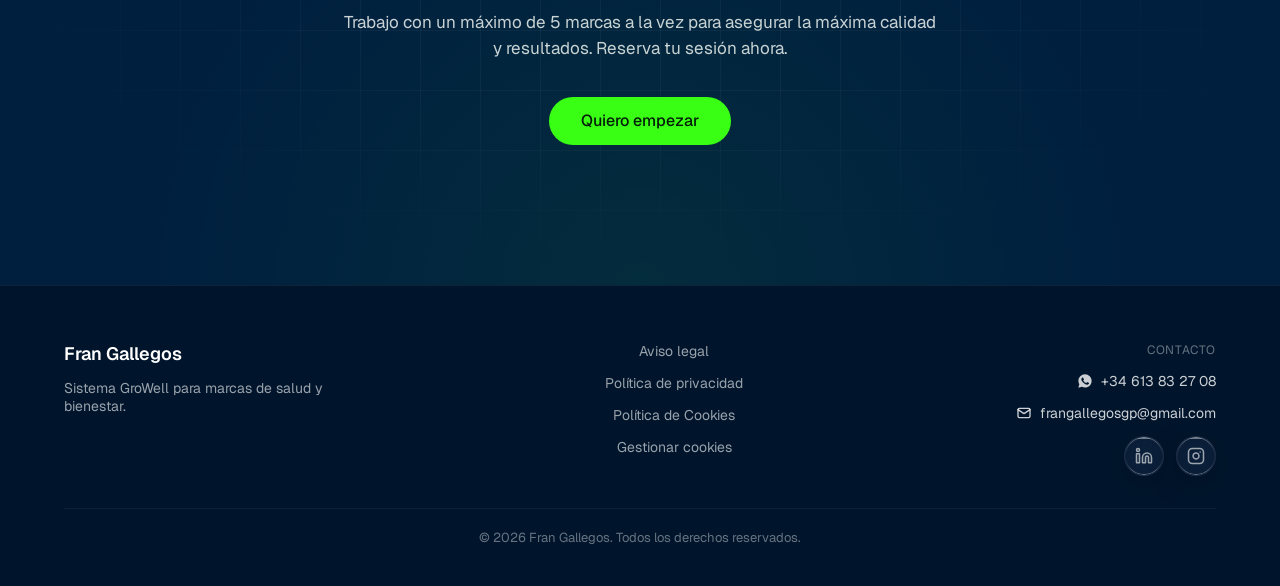
<file: empieza-aqui/index.html>
<!doctype html>
<html lang="es">
<head>
<meta charset="utf-8" />
<meta name="viewport" content="width=device-width, initial-scale=1, viewport-fit=cover" />
<title>Fran Gallegos | Creciendo marcas de salud y bienestar</title>
<meta name="description" content="Ayudo a marcas de salud y bienestar a vender cada mes de forma predecible. Sistema GroWell: captación, conversión y retención, implementado y operado." />
<meta name="keywords" content="ecommerce, growth, scaling, sistema crecimiento, GroWell, funnels, email marketing, ads, salud bienestar" />
<meta name="author" content="Fran Gallegos Romero" />
<meta name="robots" content="index, follow, max-snippet:-1, max-image-preview:large, max-video-preview:-1" />
<link rel="canonical" href="https://frangallegosr.com/empieza-aqui/" />
<meta property="og:type" content="website" />
<meta property="og:title" content="Fran Gallegos | Creciendo marcas de salud y bienestar" />
<meta property="og:description" content="Sistema GroWell: captación, conversión y retención para marcas de salud y bienestar." />
<meta property="og:url" content="https://frangallegosr.com/empieza-aqui/" />
<meta property="og:image" content="https://frangallegosr.com/fran-gallegos-og.jpg" />
<meta property="og:image:width" content="1000" />
<meta property="og:image:height" content="1000" />
<meta property="og:image:alt" content="Fran Gallegos, Growth Partner para marcas de salud y bienestar" />
<meta name="twitter:card" content="summary" />
<meta name="twitter:title" content="Fran Gallegos | Creciendo marcas de salud y bienestar" />
<meta name="twitter:description" content="Sistema GroWell para marcas de salud y bienestar" />
<meta name="twitter:image" content="https://frangallegosr.com/fran-gallegos-og.jpg" />
<link rel="icon" href="/favicon.ico" sizes="any" />
<link rel="icon" type="image/png" sizes="32x32" href="/assets/favicon-32.png" />
<link rel="icon" type="image/png" sizes="16x16" href="/assets/favicon-16.png" />
<link rel="apple-touch-icon" href="/assets/apple-touch-icon.png" />
<meta name="theme-color" content="#001F3F" />
<link rel="preconnect" href="https://fonts.googleapis.com">
<link rel="preconnect" href="https://fonts.gstatic.com" crossorigin>
<link rel="preload" as="style" href="https://fonts.googleapis.com/css2?family=Fraunces:ital,wght@1,400&family=Geist:wght@300;400;500;600;700&display=swap"/>
<link href="https://fonts.googleapis.com/css2?family=Fraunces:ital,wght@1,400&family=Geist:wght@300;400;500;600;700&display=swap" rel="stylesheet" media="print" onload="this.media='all'; this.onload=null;">
<noscript><link href="https://fonts.googleapis.com/css2?family=Fraunces:ital,wght@1,400&family=Geist:wght@300;400;500;600;700&display=swap" rel="stylesheet"></noscript>

<!-- Google Consent Mode v2 (modo básico) — denegado por defecto. gtag.js NO se carga
     hasta que el visitante acepta en el banner propio: ver loadAnalytics() al final. -->
<script>
  window.dataLayer = window.dataLayer || [];
  function gtag(){dataLayer.push(arguments);}
  gtag('consent', 'default', {
    'ad_storage': 'denied',
    'ad_user_data': 'denied',
    'ad_personalization': 'denied',
    'analytics_storage': 'denied'
  });
</script>

<!-- JSON-LD Schema para SEO y buscadores de IA -->
<script type="application/ld+json">
{
  "@context": "https://schema.org",
  "@graph": [
    {
      "@type": "WebPage",
      "@id": "https://frangallegosr.com/empieza-aqui/#pagina",
      "url": "https://frangallegosr.com/empieza-aqui/",
      "name": "Fran Gallegos | Creciendo marcas de salud y bienestar",
      "description": "Sistema GroWell para marcas de salud y bienestar: captación, conversión y retención, implementado y operado.",
      "inLanguage": "es",
      "isPartOf": { "@id": "https://frangallegosr.com/#web" },
      "about": { "@id": "https://frangallegosr.com/#negocio" },
      "author": { "@id": "https://frangallegosr.com/#fran" }
    },
    {
      "@type": "Service",
      "@id": "https://frangallegosr.com/empieza-aqui/#growell",
      "name": "Sistema GroWell para marcas de salud y bienestar",
      "serviceType": "Marketing digital y crecimiento",
      "description": "Captación, conversión y retención para marcas de salud y bienestar, implementadas y operadas mes a mes.",
      "provider": { "@id": "https://frangallegosr.com/#negocio" },
      "areaServed": ["España", "Latinoamérica"]
    },
    {
      "@type": "ProfessionalService",
      "@id": "https://frangallegosr.com/#negocio",
      "name": "Fran Gallegos",
      "url": "https://frangallegosr.com/",
      "telephone": "+34613832708",
      "founder": { "@id": "https://frangallegosr.com/#fran" }
    },
    {
      "@type": "Person",
      "@id": "https://frangallegosr.com/#fran",
      "name": "Fran Gallegos",
      "alternateName": "Fran Gallegos Romero",
      "url": "https://frangallegosr.com/sobre-mi/",
      "sameAs": [
        "https://www.linkedin.com/in/frangallegosromero",
        "https://www.instagram.com/frangallegosr"
      ]
    }
  ]
}
</script>

<style>
  :root {
    --navy: #001F3F;
    --navy-deep: #00152C;
    --navy-soft: #052B4D;
    --turquoise: #17A2B8;
    --turquoise-dim: #0E7587;
    --neon: #39FF14;
    --danger: #FF5C5C;
    --neon-soft: #4FE85A;
    --dark-card: #0F1419;
    --dark-card-2: #131B22;
    --white: #FFFFFF;
    --white-80: rgba(255,255,255,0.80);
    --white-60: rgba(255,255,255,0.60);
    --white-40: rgba(255,255,255,0.40);
    --gradient-brand: linear-gradient(90deg, #1AA0C8 0%, #17A2B8 35%, #39FF14 100%);
    --gradient-brand-soft: linear-gradient(135deg, rgba(23,162,184,0.4) 0%, rgba(57,255,20,0.3) 100%);
  }

  * { box-sizing: border-box; margin: 0; padding: 0; }
  /* El atributo hidden debe ganar siempre a cualquier display de clase */
  [hidden] { display: none !important; }
  html { scroll-behavior: smooth; overflow-x: clip; }
  html, body {
    background: var(--navy);
    color: var(--white);
    font-family: 'Geist', 'Inter', -apple-system, BlinkMacSystemFont, sans-serif;
    -webkit-font-smoothing: antialiased;
    text-rendering: optimizeLegibility;
  }
  body { position: relative; overflow-x: clip; }
  h1, h2, h3, h4 { font-family: 'Geist', 'Inter', sans-serif; font-weight: 600; letter-spacing: -0.02em; line-height: 1.05; }
  a { color: inherit; text-decoration: none; }
  button { cursor: pointer; border: none; background: none; font: inherit; color: inherit; }
  img, svg { display: block; max-width: 100%; }

  /* ============= Liquid Glass utility ============= */
  .liquid-glass {
    position: relative;
    background: rgba(255, 255, 255, 0.04);
    backdrop-filter: blur(18px) saturate(140%);
    -webkit-backdrop-filter: blur(18px) saturate(140%);
    box-shadow: inset 0 1px 1px rgba(255,255,255,0.12),
                inset 0 -1px 1px rgba(255,255,255,0.04),
                0 8px 32px rgba(0,0,0,0.18);
    border: 1px solid rgba(255,255,255,0.08);
    overflow: hidden;
  }
  .liquid-glass::before {
    content: '';
    position: absolute;
    inset: 0;
    border-radius: inherit;
    padding: 1.4px;
    background: linear-gradient(180deg,
      rgba(255,255,255,0.45) 0%,
      rgba(255,255,255,0.15) 20%,
      rgba(255,255,255,0) 40%,
      rgba(255,255,255,0) 60%,
      rgba(255,255,255,0.15) 80%,
      rgba(255,255,255,0.45) 100%);
    -webkit-mask: linear-gradient(#fff 0 0) content-box, linear-gradient(#fff 0 0);
    -webkit-mask-composite: xor;
    mask-composite: exclude;
    pointer-events: none;
  }

  /* ============= Buttons ============= */
  .btn {
    display: inline-flex;
    align-items: center;
    justify-content: center;
    gap: 8px;
    padding: 12px 24px;
    border-radius: 999px;
    font-size: 15px;
    font-weight: 500;
    line-height: 1;
    white-space: nowrap;
    transition: transform 200ms ease, box-shadow 200ms ease, background 200ms ease, filter 200ms ease;
    cursor: pointer;
  }
  .btn-primary {
    background: var(--neon);
    color: #001508;
    box-shadow: 0 0 0 0 rgba(57,255,20,0);
  }
  .btn-primary:hover {
    filter: brightness(1.08);
    box-shadow: 0 8px 28px rgba(57,255,20,0.35);
    transform: translateY(-1px);
  }
  .btn-primary.lg { padding: 16px 32px; font-size: 16px; }
  .btn-secondary {
    color: var(--white);
    border: 1px solid rgba(255,255,255,0.18);
    background: rgba(255,255,255,0.04);
    backdrop-filter: blur(12px);
    -webkit-backdrop-filter: blur(12px);
  }
  .btn-secondary:hover { background: rgba(255,255,255,0.08); border-color: rgba(255,255,255,0.3); }

  /* ============= Container ============= */
  .container { width: 100%; max-width: 1200px; margin: 0 auto; padding: 0 24px; }

  /* ============= Skip link ============= */
  .skip { position: absolute; left: -9999px; top: 0; background: var(--neon); color: #001508; padding: 8px 14px; border-radius: 8px; z-index: 100; font-weight: 500; }
  .skip:focus { left: 16px; top: 16px; }

  /* ============= NAVBAR ============= */
  .nav-wrap {
    position: fixed;
    top: 16px;
    left: 0; right: 0;
    z-index: 50;
    display: flex;
    justify-content: center;
    padding: 0 16px;
    transition: transform 300ms ease;
  }
  .nav {
    display: flex;
    align-items: center;
    justify-content: space-between;
    gap: 24px;
    width: 100%;
    max-width: 920px;
    padding: 10px 14px 10px 20px;
    border-radius: 999px;
    transition: max-width 400ms ease;
  }
  .nav.shrunk { max-width: 760px; }
  .nav-logo {
    display: flex; align-items: center; gap: 10px;
    flex-shrink: 0;
    z-index: 2;
  }
  .nav-logo .name {
    font-size: 18px;
    font-weight: 600;
    letter-spacing: -0.02em;
    color: var(--white);
  }
  .nav-links {
    display: flex;
    align-items: center;
    gap: 4px;
    z-index: 2;
  }
  .nav-links a {
    display: inline-flex;
    align-items: center;
    gap: 4px;
    font-size: 14px;
    font-weight: 400;
    color: rgba(255,255,255,0.78);
    padding: 8px 14px;
    border-radius: 999px;
    transition: color 180ms, background 180ms;
    white-space: nowrap;
  }
  .nav-links a:hover { color: var(--white); background: rgba(255,255,255,0.06); }
  .nav-links a svg { width: 12px; height: 12px; opacity: 0.7; }
  .nav-cta { z-index: 2; }
  .nav-cta .btn { padding: 9px 18px; font-size: 14px; }

  .nav-toggle {
    display: none;
    align-items: center;
    justify-content: center;
    width: 44px;
    height: 44px;
    flex-shrink: 0;
    border: none;
    background: transparent;
    cursor: pointer;
    z-index: 3;
  }
  .nav-toggle span {
    position: relative;
    display: block;
    width: 18px;
    height: 2px;
    background: var(--white);
    border-radius: 8px;
    transition: background 150ms ease;
  }
  .nav-toggle span::before,
  .nav-toggle span::after {
    content: '';
    position: absolute;
    left: 0;
    top: 0;
    width: 18px;
    height: 2px;
    background: var(--white);
    border-radius: 8px;
    transition: transform 200ms ease;
  }
  .nav-toggle span::before { transform: translateY(-6px); }
  .nav-toggle span::after { transform: translateY(6px); }
  .nav-toggle.open span { background: transparent; }
  .nav-toggle.open span::before { transform: translateY(0) rotate(45deg); }
  .nav-toggle.open span::after { transform: translateY(0) rotate(-45deg); }

  @media (max-width: 880px) {
    .nav-links { display: none; }
    .nav { padding: 8px 10px 8px 16px; position: relative; }
    .nav.menu-open { overflow: visible; }
    .nav-toggle { display: flex; }

    .nav-links.mobile-open {
      display: flex;
      flex-direction: column;
      align-items: stretch;
      gap: 2px;
      position: absolute;
      top: calc(100% + 10px);
      left: 0;
      right: 0;
      background: var(--navy-deep);
      border: 1px solid rgba(255,255,255,0.12);
      border-radius: 16px;
      padding: 10px;
      box-shadow: 0 24px 60px rgba(0,0,0,0.45);
    }
    .nav-links.mobile-open a {
      padding: 13px 16px;
      justify-content: space-between;
      font-size: 15px;
      border-radius: 8px;
    }
  }

  /* ============= HERO ============= */
  .hero {
    position: relative;
    min-height: 100vh;
    overflow: hidden;
    background: var(--navy-deep);
    display: flex;
    flex-direction: column;
  }
  .hero-video, .hero-poster {
    position: absolute;
    inset: 0;
    width: 100%;
    height: 100%;
    object-fit: cover;
    z-index: 1;
  }
  .hero-poster { z-index: 1; }
  /* SVG poster fallback shows under and behind video while video loads */
  .hero-overlay {
    position: absolute;
    inset: 0;
    z-index: 2;
    background:
      radial-gradient(ellipse at 50% 30%, rgba(0, 31, 63, 0.35), rgba(0, 21, 44, 0.85) 80%),
      linear-gradient(180deg, rgba(0,21,44,0.55) 0%, rgba(0,21,44,0.30) 35%, rgba(0,21,44,0.85) 100%);
    pointer-events: none;
  }
  .hero-grain {
    position: absolute;
    inset: 0;
    z-index: 3;
    opacity: 0.06;
    pointer-events: none;
    background-image: url("data:image/svg+xml;utf8,<svg xmlns='http://www.w3.org/2000/svg' width='200' height='200'><filter id='n'><feTurbulence type='fractalNoise' baseFrequency='0.85' numOctaves='2' stitchTiles='stitch'/></filter><rect width='100%' height='100%' filter='url(%23n)'/></svg>");
  }

  .hero-content {
    position: relative;
    z-index: 10;
    flex: 1;
    display: flex;
    flex-direction: column;
    align-items: flex-start;
    justify-content: center;
    width: 100%;
    max-width: 1248px;
    margin: 0 auto;
    padding: 120px 24px 60px;
    text-align: left;
    animation: fadeInUp 800ms ease-out both;
  }

  .hero-eyebrow {
    display: inline-flex;
    align-items: center;
    gap: 14px;
    font-size: 12px;
    font-weight: 500;
    letter-spacing: 0.22em;
    text-transform: uppercase;
    color: var(--white-60);
    margin-bottom: 28px;
  }
  .hero-eyebrow::before {
    content: '';
    width: 40px;
    height: 1px;
    background: var(--neon);
  }
  @keyframes fadeInUp {
    from { opacity: 0; transform: translateY(30px); }
    to { opacity: 1; transform: translateY(0); }
  }

  .announce {
    display: inline-flex;
    align-items: center;
    gap: 10px;
    padding: 6px 6px 6px 16px;
    border-radius: 999px;
    font-size: 13px;
    color: var(--white-80);
    margin-bottom: 32px;
  }
  .announce .chip {
    display: inline-flex;
    align-items: center;
    gap: 4px;
    padding: 4px 10px 4px 12px;
    background: rgba(255,255,255,0.07);
    border-radius: 999px;
    font-weight: 500;
    color: var(--white);
  }
  .announce .chip svg { width: 12px; height: 12px; }
  .announce .pulse {
    width: 8px; height: 8px; border-radius: 50%;
    background: var(--neon);
    box-shadow: 0 0 0 0 rgba(57,255,20, 0.5);
    animation: pulse 2s ease-in-out infinite;
  }
  @keyframes pulse {
    0%, 100% { box-shadow: 0 0 0 0 rgba(57,255,20, 0.6); }
    50% { box-shadow: 0 0 0 8px rgba(57,255,20, 0); }
  }

  .hero h1 {
    font-size: clamp(30px, min(7vw, 11.5vh), 96px);
    line-height: 0.98;
    font-weight: 700;
    letter-spacing: -0.03em;
    max-width: 1240px;
    text-wrap: balance;
    margin-bottom: 28px;
  }
  .hero h1 .accent {
    color: var(--neon);
  }
  /* Contraste de estilo, no solo de color: cursiva serif contra la sans pesada */
  .hero h1 .accent-serif {
    font-family: 'Fraunces', Georgia, serif;
    font-style: italic;
    font-weight: 400;
    font-size: 1.06em;
    letter-spacing: -0.005em;
    color: var(--neon);
  }

  /* Pantallas bajas (portatiles ~680-780px): comprime para que el CTA no caiga bajo el pliegue */
  @media (max-height: 780px) {
    .hero-content { padding-top: 96px; padding-bottom: 40px; }
    .hero-eyebrow { margin-bottom: 20px; }
    .hero h1 { margin-bottom: 20px; }
    .hero-sub { margin-bottom: 24px; }
  }

  .hero-sub {
    font-size: clamp(15px, 1.3vw, 18px);
    line-height: 1.55;
    color: var(--white-80);
    max-width: 620px;
    margin: 0 0 36px;
  }

  .hero-ctas {
    display: flex;
    gap: 12px;
    justify-content: center;
    flex-wrap: wrap;
    margin-bottom: 32px;
  }

  /* ============= Marquee ============= */
  .marquee-wrap {
    position: relative;
    z-index: 10;
    width: 100%;
    padding: 28px 0 36px;
    border-top: 1px solid rgba(255,255,255,0.06);
    background: linear-gradient(180deg, transparent, rgba(0,21,44,0.6));
  }
  .marquee-label {
    text-align: center;
    font-size: 13px;
    color: var(--white-60);
    margin-bottom: 18px;
    letter-spacing: 0.02em;
  }
  .marquee {
    overflow: hidden;
    mask-image: linear-gradient(90deg, transparent, #000 10%, #000 90%, transparent);
    -webkit-mask-image: linear-gradient(90deg, transparent, #000 10%, #000 90%, transparent);
  }
  .marquee-track {
    display: flex;
    gap: 18px;
    width: max-content;
    animation: marquee 28s linear infinite;
  }
  @keyframes marquee {
    from { transform: translateX(0); }
    to   { transform: translateX(-50%); }
  }
  .brand-pill {
    display: inline-flex;
    align-items: center;
    gap: 12px;
    padding: 10px 18px 10px 10px;
    border-radius: 16px;
    flex-shrink: 0;
  }
  .brand-pill .icon {
    width: 32px; height: 32px;
    border-radius: 8px;
    background: linear-gradient(135deg, var(--turquoise), var(--turquoise-dim));
    color: var(--white);
    font-weight: 600;
    font-size: 14px;
    display: flex; align-items: center; justify-content: center;
    flex-shrink: 0;
  }
  .brand-pill .name {
    font-size: 15px;
    font-weight: 500;
    color: var(--white);
    white-space: nowrap;
  }

  /* ============= Section base ============= */
  section { position: relative; }
  .sec-eyebrow {
    display: inline-flex;
    align-items: center;
    gap: 8px;
    padding: 8px 14px;
    border-radius: 999px;
    font-size: 12px;
    font-weight: 500;
    letter-spacing: 0.06em;
    text-transform: uppercase;
    color: var(--turquoise);
    background: rgba(23,162,184, 0.10);
    border: 1px solid rgba(23,162,184,0.25);
    margin-bottom: 20px;
  }
  .sec-eyebrow.neon {
    color: var(--neon);
    background: rgba(57,255,20, 0.08);
    border-color: rgba(57,255,20, 0.25);
  }
  .sec-h {
    font-size: clamp(28px, 4vw, 52px);
    font-weight: 600;
    letter-spacing: -0.025em;
    line-height: 1.08;
    text-wrap: balance;
    margin-bottom: 16px;
  }
  .sec-sub {
    font-size: clamp(15px, 1.2vw, 18px);
    color: var(--white-80);
    line-height: 1.55;
    max-width: 720px;
  }
  .sec-head { text-align: center; margin: 0 auto 56px; max-width: 800px; }
  .sec-head .sec-sub { margin-left: auto; margin-right: auto; }

  /* ============= SECTION 1.5 — VIDEO ============= */
  .sec-video {
    padding: 100px 0 40px;
    background: var(--navy);
    position: relative;
  }
  .sec-video::before {
    content: '';
    position: absolute;
    inset: 0;
    background: radial-gradient(ellipse at 50% 0%, rgba(57,255,20, 0.05), transparent 55%);
    pointer-events: none;
  }
  .video-card {
    position: relative;
    max-width: 1080px;
    margin: 0 auto;
    border-radius: 24px;
    padding: 6px;
    background: linear-gradient(135deg, rgba(23,162,184,0.55), rgba(57,255,20,0.30));
    box-shadow: 0 30px 80px rgba(0,0,0,0.45);
  }
  .video-card .inner {
    background: var(--navy-deep);
    border-radius: 16px;
    overflow: hidden;
    position: relative;
    aspect-ratio: 16 / 9;
  }
  .video-card iframe {
    position: absolute;
    inset: 0;
    width: 100%;
    height: 100%;
    border: 0;
    display: block;
  }

  /* ============= EFECTOS DE SCROLL ============= */
  /* Zoom del hero (solo escritorio) y titulares que se encienden palabra a palabra. */
  .hero-video, .hero-poster { will-change: transform; }
  .revelar-palabras .w { color: rgba(255,255,255,0.22); transition: color 260ms ease; }
  .revelar-palabras .w.on { color: var(--white); }
  @media (prefers-reduced-motion: reduce) {
    .revelar-palabras .w { color: var(--white); transition: none; }
  }

  /* ============= SECTION 3 — PROBLEMA ============= */
  .sec-problem {
    padding: 100px 0;
    background: var(--navy);
  }
  .problem-list {
    display: flex;
    flex-direction: column;
    max-width: 760px;
    margin: 0 auto;
  }
  .problem-row {
    display: flex;
    align-items: flex-start;
    gap: 24px;
    padding: 28px 0;
    border-bottom: 1px solid rgba(255,255,255,0.08);
  }
  .problem-row:last-child { border-bottom: none; }
  .problem-row .ic {
    width: 44px; height: 44px;
    border-radius: 8px;
    background: rgba(23,162,184, 0.10);
    color: var(--turquoise);
    display: flex; align-items: center; justify-content: center;
    flex-shrink: 0;
  }
  .problem-row h3 {
    color: var(--white);
    font-size: 19px;
    font-weight: 600;
    margin-bottom: 8px;
  }
  .problem-row p {
    color: var(--white-80);
    font-size: 15.5px;
    line-height: 1.6;
  }

  /* ============= SECTION 4 — ¿POR QUÉ ECOMGARO? ============= */
  .sec-why {
    padding: 120px 0;
    background: var(--navy);
    position: relative;
  }
  .sec-why::before {
    content: '';
    position: absolute;
    inset: 0;
    background:
      radial-gradient(ellipse at 80% 20%, rgba(57,255,20, 0.04), transparent 55%),
      radial-gradient(ellipse at 10% 80%, rgba(23,162,184, 0.05), transparent 55%);
    pointer-events: none;
  }
  .sec-why .container { position: relative; z-index: 1; }
  .why-list {
    display: flex;
    flex-direction: column;
    max-width: 780px;
    margin: 0 auto;
  }
  .why-row {
    display: flex;
    align-items: center;
    gap: 32px;
    padding: 32px 0;
    border-bottom: 1px solid rgba(255,255,255,0.08);
  }
  .why-row:last-child { border-bottom: none; }
  @media (max-width: 700px) {
    .why-row { flex-direction: column; align-items: flex-start; gap: 12px; }
  }

  .why-num {
    font-family: 'Geist', sans-serif;
    font-size: 72px;
    font-weight: 700;
    line-height: 0.85;
    background: linear-gradient(180deg, var(--neon) 0%, rgba(57,255,20,0.25) 100%);
    -webkit-background-clip: text;
    background-clip: text;
    color: transparent;
    letter-spacing: -0.05em;
    flex-shrink: 0;
    width: 100px;
  }
  .why-row h3 {
    color: var(--white);
    font-size: 21px;
    font-weight: 600;
    margin-bottom: 10px;
    letter-spacing: -0.01em;
  }
  .why-row p {
    color: var(--white-80);
    font-size: 15.5px;
    line-height: 1.6;
  }
  .badge {
    display: inline-flex;
    align-items: center;
    gap: 6px;
    padding: 5px 12px;
    border-radius: 999px;
    font-size: 12px;
    font-weight: 500;
    color: var(--neon);
    background: rgba(57,255,20, 0.08);
    border: 1px solid rgba(57,255,20, 0.20);
    margin-top: 14px;
  }

  /* ============= SECTION 5 — SISTEMA (3 PILARES) ============= */
  .sec-system {
    padding: 120px 0;
    background: var(--navy);
    position: relative;
  }
  .sec-system::before {
    content: '';
    position: absolute;
    inset: 0;
    background: radial-gradient(ellipse at 50% 0%, rgba(57,255,20, 0.04), transparent 55%);
    pointer-events: none;
  }
  .sec-system .container { position: relative; z-index: 1; }
  .pillar-flow {
    display: grid;
    grid-template-columns: repeat(3, 1fr);
    gap: 18px;
    position: relative;
  }
  @media (max-width: 1000px) { .pillar-flow { grid-template-columns: 1fr; max-width: 600px; margin: 0 auto; } }

  .pillar-flow::before {
    content: '';
    position: absolute;
    top: 60px;
    left: 16%; right: 16%;
    height: 2px;
    background: linear-gradient(90deg,
      rgba(57,255,20,0) 0%,
      rgba(57,255,20,0.4) 20%,
      rgba(23,162,184, 0.5) 50%,
      rgba(57,255,20,0.4) 80%,
      rgba(57,255,20,0) 100%);
    z-index: 1;
  }
  @media (max-width: 1000px) { .pillar-flow::before { display: none; } }

  .pillar {
    position: relative;
    padding: 36px 28px;
    border-radius: 16px;
    background: rgba(255,255,255,0.025);
    border: 1px solid rgba(255,255,255,0.10);
    z-index: 2;
    transition: transform 280ms ease, border-color 280ms ease, background 280ms ease;
  }
  .pillar:hover {
    transform: translateY(-6px);
    border-color: rgba(57,255,20, 0.45);
    background: rgba(255,255,255,0.04);
  }
  .pillar .pillar-icon {
    width: 64px; height: 64px;
    border-radius: 16px;
    background: linear-gradient(135deg, rgba(57,255,20, 0.12), rgba(23,162,184, 0.18));
    border: 1px solid rgba(57,255,20, 0.35);
    display: flex; align-items: center; justify-content: center;
    color: var(--neon);
    margin-bottom: 22px;
    position: relative;
    z-index: 3;
  }
  .pillar h3 {
    color: var(--white);
    font-size: 22px;
    font-weight: 600;
    margin-bottom: 12px;
    letter-spacing: -0.015em;
  }
  .pillar p {
    color: var(--white-80);
    font-size: 15.5px;
    line-height: 1.6;
  }
  .pillar .step-num {
    position: absolute;
    top: 20px; right: 22px;
    font-size: 13px;
    color: var(--white-40);
    font-weight: 500;
    letter-spacing: 0.06em;
  }

  .system-cta {
    display: flex;
    flex-direction: column;
    align-items: center;
    gap: 18px;
    margin-top: 56px;
    text-align: center;
  }
  .system-cta p {
    font-size: 18px;
    color: var(--white-80);
    letter-spacing: -0.01em;
  }
  @media (max-width: 700px) {
    .system-cta { margin-top: 40px; }
    .system-cta p { font-size: 16.5px; }
    .system-cta .btn { width: 100%; }
  }

  /* ============= SECTION 6 — PROCESO ============= */
  .sec-process { padding: 120px 0; background: var(--navy); position: relative; }
  .sec-process::before {
    content: '';
    position: absolute;
    inset: 0;
    background: linear-gradient(180deg, rgba(0,0,0,0.18), transparent 30%, transparent 70%, rgba(0,0,0,0.18));
    pointer-events: none;
  }
  .sec-process .container { position: relative; z-index: 1; }
  .timeline {
    position: relative;
    max-width: 880px;
    margin: 0 auto;
  }
  .timeline::before {
    content: '';
    position: absolute;
    top: 8px; bottom: 8px;
    left: 49px;
    width: 2px;
    background: linear-gradient(180deg, var(--neon), var(--turquoise), var(--neon));
    opacity: 0.45;
  }
  @media (max-width: 700px) {
    .timeline::before { left: 31px; }
  }
  .timeline-ball {
    position: absolute;
    left: 49px;
    top: 0;
    width: 15px;
    height: 15px;
    border-radius: 50%;
    background: var(--neon);
    transform: translate(-50%, -50%) translateY(var(--ball-offset, 8px));
    box-shadow: 0 0 14px 4px rgba(57,255,20,0.55), 0 0 0 4px rgba(57,255,20,0.14);
    z-index: 2;
    transition: transform 120ms linear;
    pointer-events: none;
  }
  @media (max-width: 700px) {
    .timeline-ball { left: 31px; width: 12px; height: 12px; }
  }
  @media (prefers-reduced-motion: reduce) {
    .timeline-ball { transition: none; }
  }
  .step {
    position: relative;
    display: flex;
    gap: 32px;
    align-items: flex-start;
    padding: 24px 0;
  }
  .step-bubble {
    position: relative;
    flex-shrink: 0;
    width: 100px;
    display: flex;
    align-items: center;
    justify-content: center;
  }
  @media (max-width: 700px) { .step-bubble { width: 64px; } }
  .step-bubble .num {
    position: relative;
    width: 96px; height: 96px;
    border-radius: 24px;
    background: linear-gradient(180deg, rgba(57,255,20,0.15), rgba(57,255,20,0.04));
    border: 1.5px solid rgba(57,255,20, 0.4);
    display: flex; align-items: center; justify-content: center;
    color: var(--neon);
    font-size: 32px;
    font-weight: 600;
    letter-spacing: -0.04em;
    box-shadow:
      inset 0 1px 1px rgba(255,255,255,0.1),
      0 12px 30px rgba(57,255,20, 0.18);
  }
  @media (max-width: 700px) {
    .step-bubble .num { width: 60px; height: 60px; font-size: 22px; border-radius: 16px;}
  }
  .step-body {
    flex: 1;
    padding: 18px 28px;
    border-radius: 16px;
    background: rgba(255,255,255,0.025);
    border: 1px solid rgba(255,255,255,0.10);
  }
  .step-body h3 {
    color: var(--white);
    font-size: 20px;
    font-weight: 600;
    margin-bottom: 8px;
  }
  .step-body p {
    color: var(--white-80);
    font-size: 15.5px;
    line-height: 1.6;
  }

  /* ============= SECTION 7 — CLIENTES ============= */
  .sec-clients { padding: 120px 0; background: var(--navy); }

  /* ============= SECTION 7B — TRABAJOS ============= */
  .sec-trabajos {
    padding: 120px 0;
    background: var(--navy);
    position: relative;
  }
  .sec-trabajos::before {
    content: '';
    position: absolute;
    inset: 0;
    background: radial-gradient(ellipse at 50% 100%, rgba(57,255,20, 0.05), transparent 55%);
    pointer-events: none;
  }
  .trabajos-viewport {
    overflow-x: auto;
    overflow-y: hidden;
    width: 100%;
    overscroll-behavior-x: contain;
    scrollbar-width: none;
    -ms-overflow-style: none;
    mask-image: linear-gradient(90deg, transparent, #000 4%, #000 96%, transparent);
    -webkit-mask-image: linear-gradient(90deg, transparent, #000 4%, #000 96%, transparent);
  }
  .trabajos-viewport::-webkit-scrollbar { display: none; }
  .trabajos-track {
    display: flex;
    gap: 28px;
    width: max-content;
    padding: 0 24px;
  }
  .trabajos-hint {
    text-align: center;
    font-size: 12.5px;
    color: var(--white-80);
    opacity: 0.55;
    margin-top: 18px;
    letter-spacing: 0.01em;
  }

  .trabajo-card {
    position: relative;
    width: 380px;
    flex-shrink: 0;
    border-radius: 16px;
    background: rgba(255,255,255,0.025);
    border: 1px solid rgba(255,255,255,0.10);
    overflow: hidden;
    transition: transform 320ms ease, border-color 320ms, background 320ms;
    display: flex;
    flex-direction: column;
  }
  @media (max-width: 700px) { .trabajo-card { width: 300px; } }
  .trabajo-card:hover {
    transform: translateY(-6px);
    border-color: rgba(57,255,20, 0.45);
    background: rgba(255,255,255,0.04);
  }

  /* Cinta de obra: la web del cliente aún no está abierta al público */
  .trabajo-card--obra::after {
    content: '';
    position: absolute;
    inset: 0;
    border: 7px solid transparent;
    border-image: repeating-linear-gradient(45deg, #F5C400 0 14px, #141414 14px 28px) 7;
    pointer-events: none;
    z-index: 3;
  }
  .tilt > .obra-tape,
  .obra-tape {
    position: absolute;
    top: 96px;
    left: -10%;
    width: 120%;
    padding: 9px 0;
    transform: rotate(-8deg);
    background: repeating-linear-gradient(45deg, #F5C400 0 16px, #141414 16px 32px);
    box-shadow: 0 10px 26px rgba(0,0,0,0.45);
    text-align: center;
    pointer-events: none;
    z-index: 2;
  }
  .obra-tape span {
    display: inline-block;
    padding: 4px 14px;
    background: #F5C400;
    color: #141414;
    font-size: 12.5px;
    font-weight: 700;
    letter-spacing: 0.14em;
  }
  @media (max-width: 700px) { .tilt > .obra-tape, .obra-tape { top: 84px; } }

  .trabajo-image {
    width: 100%;
    height: 220px;
    object-fit: cover;
    display: block;
  }

  .trabajo-content {
    padding: 28px 24px;
    flex: 1;
    display: flex;
    flex-direction: column;
  }

  .trabajo-card h3 {
    color: var(--white);
    font-size: 20px;
    font-weight: 600;
    margin-bottom: 8px;
    letter-spacing: -0.015em;
  }

  .trabajo-type {
    display: inline-flex;
    align-items: center;
    gap: 6px;
    padding: 5px 12px;
    border-radius: 999px;
    font-size: 12px;
    font-weight: 500;
    color: var(--neon);
    background: rgba(57,255,20, 0.08);
    border: 1px solid rgba(57,255,20, 0.20);
    margin-bottom: 12px;
    width: fit-content;
  }

  .trabajo-card p {
    color: var(--white-80);
    font-size: 14.5px;
    line-height: 1.6;
    flex: 1;
    margin-bottom: 16px;
  }

  .trabajo-link {
    display: inline-flex;
    align-items: center;
    gap: 8px;
    color: var(--neon);
    font-size: 14px;
    font-weight: 600;
    text-decoration: none;
    transition: gap 200ms ease;
  }
  .trabajo-link:hover { gap: 12px; }
  .client-grid {
    display: grid;
    grid-template-columns: repeat(3, 1fr);
    gap: 22px;
  }
  @media (max-width: 1000px) { .client-grid { grid-template-columns: 1fr; max-width: 560px; margin: 0 auto; } }

  .client-card {
    position: relative;
    padding: 36px 28px 32px;
    border-radius: 16px;
    background: rgba(255,255,255,0.025);
    border: 1px solid rgba(255,255,255,0.10);
    overflow: hidden;
    transition: transform 320ms ease, border-color 320ms, background 320ms;
  }
  .client-card:hover { transform: translateY(-6px); border-color: rgba(57,255,20, 0.45); background: rgba(255,255,255,0.04); }

  .client-logo {
    width: 100%;
    max-width: 240px;
    height: 90px;
    margin: 0 auto 28px;
    display: flex;
    align-items: center;
    justify-content: center;
    padding: 12px;
  }
  .client-logo img {
    max-width: 100%;
    max-height: 100%;
    width: auto;
    height: auto;
    object-fit: contain;
    filter: brightness(1.2) contrast(1.1);
  }
  .client-card h3 {
    color: var(--white);
    font-size: 19px;
    font-weight: 600;
    margin-bottom: 10px;
    text-align: center;
  }
  .client-card p {
    color: var(--white-80);
    font-size: 14.5px;
    line-height: 1.6;
    text-align: center;
  }

  /* ============= SECTION 8 — FAQ ============= */
  /* ============= SECTION 7C — SOBRE MI ============= */
  .sec-about { padding: 120px 0; background: var(--navy-deep); }
  .about-grid {
    display: grid;
    grid-template-columns: 0.85fr 1fr;
    gap: 64px;
    align-items: center;
    max-width: 1060px;
    margin: 0 auto;
  }
  .about-photo img {
    width: 100%;
    height: auto;
    aspect-ratio: 4 / 5;
    object-fit: cover;
    border-radius: 24px;
    border: 1px solid rgba(255,255,255,0.08);
    box-shadow: 0 24px 60px rgba(0,0,0,0.35);
  }
  .about-copy .sec-h { margin-top: 16px; }
  .about-copy p {
    color: var(--white-80);
    font-size: 16px;
    line-height: 1.7;
    margin-bottom: 16px;
    max-width: 560px;
  }
  .about-copy p:last-of-type { margin-bottom: 0; }
  @media (max-width: 900px) {
    .about-grid { grid-template-columns: 1fr; gap: 36px; }
    .about-photo { max-width: 420px; }
  }

  .sec-faq { padding: 120px 0; background: var(--navy); }
  .faq-list { max-width: 820px; margin: 0 auto; }
  .faq-item {
    border-bottom: 1px solid rgba(255,255,255,0.10);
  }
  .faq-q {
    width: 100%;
    text-align: left;
    padding: 24px 16px 24px 0;
    display: flex;
    justify-content: space-between;
    align-items: center;
    gap: 24px;
    color: var(--white);
    font-size: 18px;
    font-weight: 600;
    transition: color 200ms;
  }
  .faq-q > span:first-child { flex: 1; min-width: 0; }
  .faq-q:hover { color: var(--neon); }
  .faq-q .arrow {
    flex-shrink: 0;
    width: 32px; height: 32px;
    border-radius: 50%;
    border: 1.5px solid var(--neon);
    color: var(--neon);
    display: flex; align-items: center; justify-content: center;
    transition: transform 220ms ease, background 220ms;
  }
  .faq-item.open .faq-q .arrow {
    background: var(--neon);
    color: #001508;
    transform: rotate(180deg);
  }
  .faq-a {
    overflow: hidden;
    max-height: 0;
    transition: max-height 320ms ease;
  }
  .faq-item.open .faq-a { max-height: 240px; }
  .faq-a-inner {
    padding: 0 0 24px;
    color: var(--white-80);
    font-size: 15.5px;
    line-height: 1.65;
    max-width: 720px;
  }

  /* ============= SECTION 9B — AGENDA / CAPTACION ============= */
  .sec-agenda { padding: 120px 0; background: var(--navy-deep); }
  .agenda-grid {
    display: grid;
    grid-template-columns: 1fr 1fr;
    gap: 56px;
    align-items: start;
    max-width: 1060px;
    margin: 0 auto;
  }
  .agenda-copy .sec-h { margin-top: 16px; }
  .agenda-copy .sec-sub { margin-bottom: 28px; }
  .agenda-list { list-style: none; display: flex; flex-direction: column; gap: 14px; }
  .agenda-list li {
    display: flex;
    gap: 12px;
    color: var(--white-80);
    font-size: 15px;
    line-height: 1.5;
  }
  .agenda-list li::before {
    content: '';
    flex-shrink: 0;
    width: 8px;
    height: 8px;
    margin-top: 7px;
    border-radius: 999px;
    background: var(--neon);
  }

  .agenda-alt {
    margin-top: 6px;
    padding-top: 20px;
    border-top: 1px solid rgba(255,255,255,0.10);
  }
  .agenda-alt p {
    color: var(--white-60);
    font-size: 14px;
    margin-bottom: 14px;
  }

  .agenda-form,
  .agenda-ok {
    display: flex;
    flex-direction: column;
    gap: 18px;
    padding: 32px;
    border-radius: 24px;
    background: rgba(255,255,255,0.03);
    border: 1px solid rgba(255,255,255,0.08);
  }
  .field { display: flex; flex-direction: column; gap: 8px; }
  .field label {
    font-size: 13px;
    font-weight: 500;
    color: var(--white-80);
    letter-spacing: 0.01em;
  }
  .field input,
  .field select {
    width: 100%;
    padding: 12px 14px;
    border-radius: 8px;
    background: rgba(0,21,44,0.6);
    border: 1px solid rgba(255,255,255,0.14);
    color: var(--white);
    font-family: inherit;
    font-size: 15px;
    transition: border-color 180ms ease, background 180ms ease;
  }
  .field select { cursor: pointer; }
  .field input::placeholder { color: var(--white-40); }
  .field input:focus,
  .field select:focus {
    outline: none;
    border-color: var(--neon);
    background: rgba(0,21,44,0.85);
  }
  .field input[aria-invalid="true"],
  .field select[aria-invalid="true"] { border-color: var(--danger); }
  .field-error { font-size: 12.5px; color: var(--danger); }

  .agenda-consent { display: flex; gap: 10px; align-items: flex-start; }
  .agenda-consent input { margin-top: 3px; width: 16px; height: 16px; flex-shrink: 0; accent-color: var(--neon); }
  .agenda-consent label { font-size: 12.5px; color: var(--white-60); line-height: 1.5; }
  .agenda-consent a { color: var(--white-80); text-decoration: underline; }

  .agenda-hp { position: absolute; left: -9999px; width: 1px; height: 1px; overflow: hidden; }

  /* Accion principal del formulario: 45px de alto para objetivo tactil comodo */
  .agenda-form .btn,
  .agenda-ok .btn { width: 100%; padding: 15px 24px; }
  .agenda-status { font-size: 13.5px; color: var(--white-80); }
  .agenda-status[data-tipo="error"] { color: var(--danger); }

  .agenda-ok { text-align: center; align-items: stretch; }

  .agenda-ok h3 { font-size: 20px; font-weight: 600; }
  .agenda-ok p { font-size: 14.5px; color: var(--white-80); line-height: 1.6; }
  .agenda-ok-alt { font-size: 13px; color: var(--white-60); }
  .agenda-ok-alt a { color: var(--neon); }

  /* Calendario de GoHighLevel incrustado: se carga al acercarse a la seccion */
  .agenda-cal { min-height: 860px; border-radius: 16px; background: rgba(255,255,255,0.04); }
  .agenda-cal:empty::before { content: 'Cargando calendario6'; display: block; padding: 40px 0; text-align: center; font-size: 14px; color: var(--white-60); }
  .agenda-cal iframe {
    display: block;
    width: 100%;
    height: 860px;
    border: 0;
    border-radius: 16px;
    background: #fff;
  }

  @media (max-width: 900px) {
    .agenda-grid { grid-template-columns: 1fr; gap: 36px; }
    .agenda-form { padding: 24px; }
    /* Movil: el calendario necesita todo el ancho (en la tarjeta quedaba en 262 px y se cortaba). */
    .agenda-panel { margin-left: -24px; margin-right: -24px; }
    .agenda-ok { padding: 8px 0 28px; border-radius: 0; border-left: 0; border-right: 0; }
    .agenda-ok .agenda-ok-alt, .agenda-ok .agenda-alt { padding-left: 24px; padding-right: 24px; }
    .agenda-cal, .agenda-cal iframe { border-radius: 0; }
  }

  /* ============= SECTION 9 — CIERRE ============= */
  .sec-close {
    padding: 140px 0;
    position: relative;
    background: var(--navy);
    overflow: hidden;
  }
  .sec-close::after {
    content: '';
    position: absolute;
    inset: 0;
    background: radial-gradient(ellipse at 50% 100%, rgba(57,255,20, 0.06), transparent 55%);
    pointer-events: none;
  }
  .sec-close::before {
    content: '';
    position: absolute;
    inset: 0;
    background-image:
      linear-gradient(rgba(255,255,255,0.04) 1px, transparent 1px),
      linear-gradient(90deg, rgba(255,255,255,0.04) 1px, transparent 1px);
    background-size: 60px 60px;
    mask-image: radial-gradient(ellipse at 50% 50%, #000 30%, transparent 70%);
    -webkit-mask-image: radial-gradient(ellipse at 50% 50%, #000 30%, transparent 70%);
    pointer-events: none;
  }
  .close-inner {
    position: relative;
    text-align: center;
    max-width: 820px;
    margin: 0 auto;
  }
  .close-inner h2 {
    font-size: clamp(32px, 4.6vw, 56px);
    line-height: 1.05;
    font-weight: 600;
    color: var(--white);
    text-wrap: balance;
    margin-bottom: 22px;
    letter-spacing: -0.025em;
  }
  .close-inner h2 em {
    font-style: normal;
    background: linear-gradient(120deg, var(--white) 0%, var(--neon) 100%);
    -webkit-background-clip: text;
    background-clip: text;
    color: transparent;
  }
  .close-inner p {
    color: var(--white-80);
    font-size: 17px;
    line-height: 1.55;
    max-width: 600px;
    margin: 0 auto 36px;
  }

  /* ============= FOOTER ============= */
  footer {
    padding: 56px 0 40px;
    background: var(--navy-deep);
    border-top: 1px solid rgba(255,255,255,0.06);
  }
  .foot-grid {
    display: grid;
    grid-template-columns: 1.2fr 1fr 1fr;
    gap: 32px;
    align-items: start;
  }
  .foot-col { display: flex; flex-direction: column; gap: 14px; }
  .foot-logo { display: inline-flex; align-items: center; gap: 12px; width: fit-content; }
  .foot-logo span { font-size: 18px; font-weight: 600; }
  .foot-tag { color: var(--white-60); font-size: 14px; max-width: 320px; }
  .foot-legal { align-items: center; text-align: center; }
  .foot-legal a { color: var(--white-60); font-size: 14px; transition: color 180ms ease; }
  .foot-legal a:hover { color: var(--white); }
  .foot-contact { align-items: flex-end; text-align: right; }
  .foot-contact-label { color: var(--white-40); font-size: 12px; text-transform: uppercase; letter-spacing: 0.05em; }
  .foot-contact-item {
    display: inline-flex;
    align-items: center;
    gap: 8px;
    color: var(--white-80);
    font-size: 14px;
    transition: color 180ms ease;
  }
  .foot-contact-item svg { width: 16px; height: 16px; flex-shrink: 0; }
  .foot-contact-item:hover { color: var(--neon); }
  .foot-socials { display: flex; gap: 12px; }
  .foot-socials a {
    width: 40px; height: 40px;
    border-radius: 50%;
    color: var(--white-60);
    display: flex; align-items: center; justify-content: center;
    transition: color 200ms, background 200ms, border-color 200ms;
  }
  .foot-socials a:hover { color: var(--turquoise); }
  @media (max-width: 800px) {
    .foot-grid { grid-template-columns: 1fr; text-align: center; gap: 36px; }
    .foot-col { align-items: center; }
    .foot-tag { max-width: none; }
    .foot-contact { align-items: center; text-align: center; }
  }
  .foot-bottom {
    color: var(--white-40);
    font-size: 13px;
    padding-top: 20px;
    border-top: 1px solid rgba(255,255,255,0.05);
    width: 100%;
    margin-top: 32px;
    text-align: center;
  }

  /* ============= Tilt card ============= */
  .tilt {
    will-change: transform;
    transition: transform 200ms ease-out;
    transform-style: preserve-3d;
    position: relative;
  }
  .tilt > * { position: relative; z-index: 2; }
  /* Cuando una card lleva .tilt, el JS controla el transform — anulamos el translateY del :hover */
  .tilt:hover { transform: none; }
  .tilt-spot {
    pointer-events: none;
    position: absolute;
    inset: 0;
    z-index: 3;
    overflow: hidden;
    opacity: 0;
    transition: opacity 300ms ease;
    border-radius: inherit;
  }
  .tilt-spot::before {
    content: '';
    position: absolute;
    width: 200%;
    height: 200%;
    left: var(--sx, 50%);
    top: var(--sy, 50%);
    transform: translate(-50%, -50%);
    background: radial-gradient(circle, rgba(255,255,255,0.15) 0%, transparent 40%);
    border-radius: 50%;
  }
  .tilt.is-hovered .tilt-spot { opacity: 1; }

  /* ============= Reveal on scroll ============= */
  .reveal {
    opacity: 0;
    transform: translateY(30px);
    transition: opacity 600ms cubic-bezier(0.25, 0.46, 0.45, 0.94), transform 600ms cubic-bezier(0.25, 0.46, 0.45, 0.94);
  }
  .reveal.in {
    opacity: 1;
    transform: translateY(0);
  }

  @media (prefers-reduced-motion: reduce) {
    *, *::before, *::after {
      animation-duration: 0.01ms !important;
      animation-iteration-count: 1 !important;
      transition-duration: 0.01ms !important;
    }
    .reveal { opacity: 1; transform: none; }
  }

  /* ============= FLOATING WHATSAPP BUTTON ============= */
  .floating-contact {
    position: fixed;
    right: 20px;
    bottom: 20px;
    z-index: 60;
    width: 58px;
    height: 58px;
    border-radius: 50%;
    background: #25D366;
    display: flex;
    align-items: center;
    justify-content: center;
    box-shadow: 0 10px 30px rgba(0,0,0,0.35);
    transition: transform 200ms ease, box-shadow 200ms ease;
  }
  .floating-contact:hover {
    transform: scale(1.08);
    box-shadow: 0 14px 36px rgba(0,0,0,0.45);
  }
  .floating-contact svg { width: 30px; height: 30px; }
  .floating-contact::before {
    content: '';
    position: absolute;
    inset: 0;
    border-radius: 50%;
    background: #25D366;
    opacity: 0.55;
    animation: floatingPulse 2.4s ease-out infinite;
    z-index: -1;
  }
  @keyframes floatingPulse {
    0% { transform: scale(1); opacity: 0.55; }
    100% { transform: scale(1.6); opacity: 0; }
  }
  @media (max-width: 880px) {
    .floating-contact { right: 16px; bottom: 16px; width: 52px; height: 52px; }
    .floating-contact svg { width: 27px; height: 27px; }
  }
  @media (prefers-reduced-motion: reduce) {
    .floating-contact::before { animation: none; }
  }

  /* ============= COOKIE CONSENT BANNER ============= */
  .cookie-consent {
    position: fixed;
    left: 16px;
    right: 16px;
    bottom: 16px;
    z-index: 999;
    max-width: 560px;
    margin: 0 auto;
    background: var(--navy-deep);
    border: 1px solid rgba(57,255,20,0.25);
    border-radius: 16px;
    padding: 18px 20px;
    box-shadow: 0 20px 60px rgba(0,0,0,0.35);
    display: flex;
    flex-wrap: wrap;
    align-items: center;
    gap: 14px;
    color: var(--white);
    font-size: 14px;
    line-height: 1.5;
  }
  .cookie-consent[hidden] { display: none; }
  .cookie-consent p { margin: 0; flex: 1 1 260px; }
  .cookie-consent-actions { display: flex; gap: 10px; flex: 0 0 auto; }
  .btn-cookie {
    border: none;
    border-radius: 999px;
    padding: 9px 18px;
    font-size: 13px;
    font-weight: 600;
    cursor: pointer;
  }
  .btn-cookie-reject {
    background: transparent;
    border: 1px solid rgba(255,255,255,0.25);
    color: var(--white);
  }
  .btn-cookie-accept {
    background: var(--neon);
    color: var(--navy-deep);
  }
</style>
</head>
<body>

<a class="skip" href="#main">Saltar al contenido</a>

<!-- ============= NAVBAR ============= -->
<div class="nav-wrap">
  <nav class="nav liquid-glass" id="nav" aria-label="Principal">
    <a href="#" class="nav-logo" aria-label="Fran Gallegos inicio">
      <span class="name">Fran Gallegos</span>
    </a>
    <div class="nav-links" id="navLinks">
      <a href="#system">Sistema</a>
      <a href="#about">Sobre mí</a>
      <a href="#faq">FAQ</a>
    </div>
    <div class="nav-cta">
      <a href="#agenda" class="btn btn-primary" data-cta="nav">Quiero mi llamada</a>
    </div>
    <button type="button" class="nav-toggle" id="navToggle" aria-label="Abrir menú" aria-expanded="false" aria-controls="navLinks">
      <span></span>
    </button>
  </nav>
</div>

<main id="main">

  <!-- ============= HERO ============= -->
  <section class="hero" data-screen-label="01 Hero">

    <!-- Cinematic SVG poster (shown beneath video while loading) -->
    <svg class="hero-poster" viewBox="0 0 1600 900" preserveAspectRatio="xMidYMid slice" aria-hidden="true">
      <defs>
        <radialGradient id="posterRad" cx="50%" cy="40%" r="80%">
          <stop offset="0%" stop-color="#0A3556"/>
          <stop offset="60%" stop-color="#001F3F"/>
          <stop offset="100%" stop-color="#00152C"/>
        </radialGradient>
        <filter id="bigBlur"><feGaussianBlur stdDeviation="40"/></filter>
      </defs>
      <rect width="1600" height="900" fill="url(#posterRad)"/>
      <circle cx="1300" cy="700" r="240" fill="#39FF14" opacity="0.08" filter="url(#bigBlur)"/>
      <circle cx="200" cy="780" r="220" fill="#17A2B8" opacity="0.18" filter="url(#bigBlur)"/>
      <circle cx="900" cy="160" r="160" fill="#17A2B8" opacity="0.10" filter="url(#bigBlur)"/>
    </svg>

    <!-- Video background (CDN) -->
    <video class="hero-video"
           autoplay loop muted playsinline preload="metadata"
           src="/assets/hero-loop.mp4" poster="/assets/hero-poster.jpg"
           aria-hidden="true"></video>

    <div class="hero-overlay" aria-hidden="true"></div>
    <div class="hero-grain" aria-hidden="true"></div>

    <div class="hero-content">

      <div class="hero-eyebrow">Para marcas que ya venden</div>

      <h1>
        TU MARCA DE SALUD<br/>
        Y BIENESTAR MERECE<br/>
        <span class="accent-serif">clientes</span> cada mes,<br/>
        <span class="accent">NO DESCUENTOS</span>.
      </h1>

      <p class="hero-sub">Diseño e implemento el sistema GroWell: la arquitectura de captación, conversión y retención que convierte tus ventas en algo predecible. Sin campañas aisladas ni promociones de pánico.</p>

      <div class="hero-ctas">
        <a href="#agenda" class="btn btn-primary">Quiero mi llamada</a>
      </div>

    </div>

    <!-- Marquee removed -->
  </section>

  <!-- ============= SECTION 3 — PROBLEMA ============= -->
  <section class="sec-problem" data-screen-label="03 Problema">
    <div class="container">
      <div class="sec-head reveal">
        <div class="sec-eyebrow">El problema</div>
        <h2 class="sec-h revelar-palabras">La mayoría de marcas no tienen un sistema.</h2>
        <p class="sec-sub">Por eso el crecimiento depende de picos de ventas o campañas aisladas.</p>
      </div>
      <div class="problem-list">
        <div class="problem-row reveal">
          <div class="ic">
            <svg width="22" height="22" viewBox="0 0 24 24" fill="none" stroke="currentColor" stroke-width="2" stroke-linecap="round" stroke-linejoin="round"><path d="M3 12h4l3-9 4 18 3-9h4"/></svg>
          </div>
          <div>
            <h3>Tráfico sin estructura</h3>
            <p>Los visitantes llegan pero no existe un recorrido claro hacia la compra.</p>
          </div>
        </div>
        <div class="problem-row reveal">
          <div class="ic">
            <svg width="22" height="22" viewBox="0 0 24 24" fill="none" stroke="currentColor" stroke-width="2" stroke-linecap="round" stroke-linejoin="round"><path d="M3 3v18h18"/><polyline points="7 14 11 9 14 12 21 5"/></svg>
          </div>
          <div>
            <h3>Ventas impredecibles</h3>
            <p>Dependencia de promociones aisladas para sobrevivir el mes.</p>
          </div>
        </div>
        <div class="problem-row reveal">
          <div class="ic">
            <svg width="22" height="22" viewBox="0 0 24 24" fill="none" stroke="currentColor" stroke-width="2" stroke-linecap="round" stroke-linejoin="round"><circle cx="6" cy="6" r="3"/><circle cx="18" cy="18" r="3"/><circle cx="18" cy="6" r="3"/><circle cx="6" cy="18" r="3"/></svg>
          </div>
          <div>
            <h3>Tácticas desconectadas</h3>
            <p>Anuncios, contenido y email marketing no trabajan como un solo sistema.</p>
          </div>
        </div>
      </div>
    </div>
  </section>

  <!-- ============= SECTION 5 — SISTEMA ============= -->
  <section class="sec-system" id="system" data-screen-label="05 Sistema">
    <div class="container">
      <div class="sec-head reveal">
        <div class="sec-eyebrow neon">El sistema</div>
        <h2 class="sec-h revelar-palabras">GroWell: el sistema que hace crecer tu marca</h2>
        <p class="sec-sub">No es una campaña. Es una arquitectura completa que une tráfico, conversión y retención en un único sistema.</p>
      </div>

      <div class="pillar-flow">
        <div class="pillar reveal tilt">
          <div class="step-num">01 — CAPTAR</div>
          <div class="pillar-icon">
            <svg width="28" height="28" viewBox="0 0 24 24" fill="none" stroke="currentColor" stroke-width="2" stroke-linecap="round" stroke-linejoin="round"><circle cx="12" cy="12" r="10"/><circle cx="12" cy="12" r="6"/><circle cx="12" cy="12" r="2"/></svg>
          </div>
          <h3>Captación inteligente</h3>
          <p>Diseño un motor de adquisición que combina anuncios, landing pages y contenido para atraer tráfico cualificado a tus activos clave.</p>
          <div class="tilt-spot"></div>
        </div>
        <div class="pillar reveal tilt">
          <div class="step-num">02 — CONVERTIR</div>
          <div class="pillar-icon">
            <svg width="28" height="28" viewBox="0 0 24 24" fill="none" stroke="currentColor" stroke-width="2" stroke-linecap="round" stroke-linejoin="round"><polygon points="13 2 3 14 12 14 11 22 21 10 12 10 13 2"/></svg>
          </div>
          <h3>Conversión optimizada</h3>
          <p>Convierto clics en clientes con embudos específicos por categoría, optimización continua y secuencias omnicanal.</p>
          <div class="tilt-spot"></div>
        </div>
        <div class="pillar reveal tilt">
          <div class="step-num">03 — CRECER</div>
          <div class="pillar-icon">
            <svg width="28" height="28" viewBox="0 0 24 24" fill="none" stroke="currentColor" stroke-width="2" stroke-linecap="round" stroke-linejoin="round"><path d="M21 12a9 9 0 1 1-3-6.7"/><polyline points="21 4 21 12 13 12"/></svg>
          </div>
          <h3>Retención y valor por cliente</h3>
          <p>El beneficio está en que el cliente vuelva. Email automático, fidelización y upsells para que cada cliente valga más con el tiempo.</p>
          <div class="tilt-spot"></div>
        </div>
      </div>

      <div class="system-cta reveal">
        <a href="#agenda" class="btn btn-primary lg" data-cta="sistema">Quiero mi sistema</a>
      </div>
    </div>
  </section>

  <!-- ============= SECTION 6 — PROCESO ============= -->
  <section class="sec-process" data-screen-label="06 Proceso">
    <div class="container">
      <div class="sec-head reveal">
        <div class="sec-eyebrow">Proceso</div>
        <h2 class="sec-h">Mi proceso de 3 pasos</h2>
      </div>
      <div class="timeline" id="timeline">
        <div class="timeline-ball" id="timelineBall"></div>
        <div class="step reveal">
          <div class="step-bubble"><div class="num">01</div></div>
          <div class="step-body">
            <h3>Auditoría y estrategia</h3>
            <p>Analizo tu situación actual para identificar fugas de ingresos y oportunidades de escalado inmediato.</p>
          </div>
        </div>
        <div class="step reveal">
          <div class="step-bubble"><div class="num">02</div></div>
          <div class="step-body">
            <h3>Implementación del sistema</h3>
            <p>Configuro el ecosistema de captación, conversión y retención adaptado a tu marca.</p>
          </div>
        </div>
        <div class="step reveal">
          <div class="step-bubble"><div class="num">03</div></div>
          <div class="step-body">
            <h3>Optimización continua</h3>
            <p>Itero semanalmente basándome en datos reales para maximizar la rentabilidad.</p>
          </div>
        </div>
      </div>
    </div>
  </section>

  <!-- ============= SECTION 7 — CLIENTES ============= -->
  <section class="sec-clients" id="clients" data-screen-label="07 Clientes">
    <div class="container">
      <div class="sec-head reveal">
        <div class="sec-eyebrow neon">Casos de éxito</div>
        <h2 class="sec-h">Marcas que confían en mi sistema</h2>
        <p class="sec-sub">Empresas que escalaron implementando mi sistema de crecimiento.</p>
      </div>
      <div class="client-grid">
        <div class="client-card reveal tilt">
          <div class="client-logo"><img src="/assets/logo-agefit.png" alt="AgeFit" width="290" height="110" loading="lazy" /></div>
          <h3>AgeFit</h3>
          <p>Pasó de 0 a operación de scaling implementando captación paga, email marketing automatizado y programa de retención.</p>
          <div class="tilt-spot"></div>
        </div>
        <div class="client-card reveal tilt">
          <div class="client-logo"><img src="/assets/logo-shecanlove.png" alt="SheCanLove" width="543" height="165" loading="lazy" /></div>
          <h3>SheCanLove</h3>
          <p>Rediseñó su funnel de captación con un recorrido claro desde el anuncio hasta la compra.</p>
          <div class="tilt-spot"></div>
        </div>
        <div class="client-card reveal tilt">
          <div class="client-logo"><img src="/assets/logo-jorgeplanas.png" alt="Dr. Jorge Planas" width="407" height="124" loading="lazy" /></div>
          <h3>Dr. Jorge Planas</h3>
          <p>Arquitectura completa de growth — captación, conversión y retención integradas — que permite escalar sin depender de campañas aisladas.</p>
          <div class="tilt-spot"></div>
        </div>
      </div>
    </div>
  </section>

  <!-- ============= SECTION 7B — SOBRE MI ============= -->
  <section class="sec-about" id="about" data-screen-label="07B Sobre mi">
    <div class="container">
      <div class="about-grid">
        <div class="about-photo reveal">
          <img src="/assets/fran-gallegos-2026-10.jpg" alt="Fran Gallegos, Growth Partner para marcas de salud y bienestar" width="1000" height="1250" loading="lazy" />
        </div>
        <div class="about-copy reveal">
          <div class="sec-eyebrow neon">Sobre mí</div>
          <h2 class="sec-h">¡Hola, soy Fran Gallegos!</h2>
          <p>Crecí rodeado del mundo de la salud. Mi madre fue enfermera durante años y, desde pequeño, vi de cerca lo que significa cuidar de los demás.</p>
          <p>Con el tiempo descubrí mi otra gran pasión: el deporte, la naturaleza y un estilo de vida activo. Esa conexión con el bienestar terminó marcando también el tipo de marcas con las que quería trabajar.</p>
          <p>Cuando entré en el marketing digital, lo vi claro: muchas marcas de salud y bienestar tienen grandes productos, pero no siempre cuentan con un sistema para llegar a las personas adecuadas, convertirlas y conseguir que vuelvan.</p>
          <p>Por eso me formé con un Máster en eCommerce y Marketing Digital y me certifiqué como Growth Partner.</p>
          <p>Hoy ayudo a marcas de salud y bienestar a crecer de forma estratégica y rentable, trabajando la adquisición, la conversión y la retención.</p>
          <p>Y hay algo que me diferencia: también diseño y desarrollo las webs y landings que forman parte de ese sistema. No solo pienso la estrategia; también me gusta construirla.</p>
        </div>
      </div>
    </div>
  </section>

  <!-- ============= SECTION 7C — TRABAJOS REALIZADOS ============= -->
  <section class="sec-trabajos" data-screen-label="07C Trabajos">
    <div class="container">
      <div class="sec-head reveal">
        <div class="sec-eyebrow neon">Trabajos realizados</div>
        <h2 class="sec-h">Diseño, desarrollo y estrategia</h2>
        <p class="sec-sub">Empresas que confiaron en mí para diseñar sus marcas, desarrollar sus webs y escalar sus negocios.</p>
      </div>
    </div>
    <div class="trabajos-viewport" id="trabajosViewport" role="region" aria-label="Carrusel de trabajos realizados, desplazamiento horizontal">
        <div class="trabajos-track" id="trabajosTrack">
          <a href="https://globalzinc.es" target="_blank" rel="noopener noreferrer" class="trabajo-card reveal tilt" style="text-decoration: none;">
            <img src="/assets/trabajo-globalzinc.jpg" alt="GlobalZinc" class="trabajo-image" width="900" height="855" loading="lazy">
            <div class="trabajo-content">
              <span class="trabajo-type">Web Corporativa</span>
              <h3>GlobalZinc</h3>
              <p>Transformados metálicos. Web corporativa con portfolio visual de proyectos industriales.</p>
              <span class="trabajo-link">Ver proyecto →</span>
            </div>
            <div class="tilt-spot"></div>
          </a>

          <a href="https://acerozinc.com" target="_blank" rel="noopener noreferrer" class="trabajo-card reveal tilt" style="text-decoration: none;">
            <img src="/assets/trabajo-acerozinc.jpg" alt="AceroZinc" class="trabajo-image" width="900" height="752" loading="lazy">
            <div class="trabajo-content">
              <span class="trabajo-type">Web + Branding</span>
              <h3>AceroZinc</h3>
              <p>Transformados metálicos. Diseño de web, logo corporativo y catálogo de productos.</p>
              <span class="trabajo-link">Ver proyecto →</span>
            </div>
            <div class="tilt-spot"></div>
          </a>

          <a href="https://app-flota-jj.vercel.app/" target="_blank" rel="noopener noreferrer" class="trabajo-card reveal tilt" style="text-decoration: none;">
            <img src="/assets/trabajo-jjweddingcars.jpg" alt="JJ Wedding Cars" class="trabajo-image" width="900" height="486" loading="lazy">
            <div class="trabajo-content">
              <span class="trabajo-type">Logo + Branding</span>
              <h3>JJ Wedding Cars</h3>
              <p>Alquiler de coches clásicos para bodas. Diseño web, identidad visual y branding premium.</p>
              <span class="trabajo-link">Ver proyecto →</span>
            </div>
            <div class="tilt-spot"></div>
          </a>

          <a href="https://trasterosalmeritras.es/" target="_blank" rel="noopener noreferrer" class="trabajo-card trabajo-card--obra reveal tilt" style="text-decoration: none;">
            <img src="/assets/trabajo-trastero.jpg" alt="Trastero Almeritras" class="trabajo-image" width="900" height="866" loading="lazy">
            <div class="obra-tape" aria-hidden="true"><span>EN CONSTRUCCIÓN</span></div>
            <div class="trabajo-content">
              <span class="trabajo-type">Web + Diseño</span>
              <h3>Trastero Almeritras</h3>
              <p>Plataforma de almacenamiento. Web y diseño de identidad visual para servicio de trasteros. Todavía no está abierta al público.</p>
              <span class="trabajo-link">Ver el aviso de obra →</span>
            </div>
            <div class="tilt-spot"></div>
          </a>

          <!-- Duplicado para el bucle continuo — oculto a lectores de pantalla y teclado -->
          <a href="https://globalzinc.es" target="_blank" rel="noopener noreferrer" class="trabajo-card reveal tilt" style="text-decoration: none;" aria-hidden="true" tabindex="-1">
            <img src="/assets/trabajo-globalzinc.jpg" alt="" class="trabajo-image" width="900" height="855" loading="lazy">
            <div class="trabajo-content">
              <span class="trabajo-type">Web Corporativa</span>
              <h3>GlobalZinc</h3>
              <p>Transformados metálicos. Web corporativa con portfolio visual de proyectos industriales.</p>
              <span class="trabajo-link">Ver proyecto →</span>
            </div>
            <div class="tilt-spot"></div>
          </a>

          <a href="https://acerozinc.com" target="_blank" rel="noopener noreferrer" class="trabajo-card reveal tilt" style="text-decoration: none;" aria-hidden="true" tabindex="-1">
            <img src="/assets/trabajo-acerozinc.jpg" alt="" class="trabajo-image" width="900" height="752" loading="lazy">
            <div class="trabajo-content">
              <span class="trabajo-type">Web + Branding</span>
              <h3>AceroZinc</h3>
              <p>Transformados metálicos. Diseño de web, logo corporativo y catálogo de productos.</p>
              <span class="trabajo-link">Ver proyecto →</span>
            </div>
            <div class="tilt-spot"></div>
          </a>

          <a href="https://app-flota-jj.vercel.app/" target="_blank" rel="noopener noreferrer" class="trabajo-card reveal tilt" style="text-decoration: none;" aria-hidden="true" tabindex="-1">
            <img src="/assets/trabajo-jjweddingcars.jpg" alt="" class="trabajo-image" width="900" height="486" loading="lazy">
            <div class="trabajo-content">
              <span class="trabajo-type">Logo + Branding</span>
              <h3>JJ Wedding Cars</h3>
              <p>Alquiler de coches clásicos para bodas. Diseño web, identidad visual y branding premium.</p>
              <span class="trabajo-link">Ver proyecto →</span>
            </div>
            <div class="tilt-spot"></div>
          </a>

          <a href="https://trasterosalmeritras.es/" target="_blank" rel="noopener noreferrer" class="trabajo-card trabajo-card--obra reveal tilt" style="text-decoration: none;" aria-hidden="true" tabindex="-1">
            <img src="/assets/trabajo-trastero.jpg" alt="" class="trabajo-image" width="900" height="866" loading="lazy">
            <div class="obra-tape" aria-hidden="true"><span>EN CONSTRUCCIÓN</span></div>
            <div class="trabajo-content">
              <span class="trabajo-type">Web + Diseño</span>
              <h3>Trastero Almeritras</h3>
              <p>Plataforma de almacenamiento. Web y diseño de identidad visual para servicio de trasteros. Todavía no está abierta al público.</p>
              <span class="trabajo-link">Ver el aviso de obra →</span>
            </div>
            <div class="tilt-spot"></div>
          </a>
        </div>
    </div>
    <div class="container">
      <p class="trabajos-hint">Desliza con la rueda o el trackpad para avanzar</p>
    </div>
  </section>

  <!-- ============= SECTION 7D — ¿POR QUÉ TRABAJAR CONMIGO? ============= -->
  <section class="sec-why" id="why" data-screen-label="07D Por que">
    <div class="container">
      <div class="sec-head reveal">
        <div class="sec-eyebrow neon">Diferenciador</div>
        <h2 class="sec-h">¿Por qué trabajar conmigo?</h2>
        <p class="sec-sub">No soy una agencia. Soy un socio de crecimiento dedicado a escalar tu marca.</p>
      </div>
      <div class="why-list">
        <div class="why-row reveal">
          <div class="why-num">01</div>
          <div>
            <h3>Socio dedicado</h3>
            <p>Trabajo con pocas marcas para asegurar la máxima atención y resultados. No eres un ticket de soporte, eres un proyecto estratégico.</p>
            <span class="badge">Máx. 5 marcas a la vez</span>
          </div>
        </div>
        <div class="why-row reveal">
          <div class="why-num">02</div>
          <div>
            <h3>Método GroWell</h3>
            <p>No gestiono campañas aisladas. Diseño una arquitectura completa: captación inteligente + embudos optimizados + retención automatizada. Todo funciona como un único sistema.</p>
            <span class="badge">No solo ads</span>
          </div>
        </div>
        <div class="why-row reveal">
          <div class="why-num">03</div>
          <div>
            <h3>90 días para implementar</h3>
            <p>En 90 días diseño e implemento los pilares del sistema en tu marca. A partir de ahí, sigo operando tu crecimiento mes a mes.</p>
            <span class="badge">Implementación + operación</span>
          </div>
        </div>
      </div>
    </div>
  </section>


  <!-- ============= SECTION 9 — CIERRE ============= -->
  <!-- ============= SECTION 9B — AGENDA ============= -->
  <section class="sec-agenda" id="agenda" data-screen-label="09B Agenda">
    <div class="container">
      <div class="agenda-grid">
        <div class="agenda-copy reveal">
          <div class="sec-eyebrow neon">Llamada gratuita</div>
          <h2 class="sec-h">Agenda 30 minutos conmigo</h2>
          <p class="sec-sub">Sin compromiso y sin presentación comercial. Me cuentas dónde está tu marca y te digo qué haría yo.</p>
          <ul class="agenda-list">
            <li>Revisamos de dónde vienen hoy tus ventas y qué se está escapando por el camino.</li>
            <li>Te digo qué pilar del sistema tienes más flojo: captación, conversión o retención.</li>
            <li>Sales con dos o tres acciones concretas, trabajes conmigo o no.</li>
          </ul>
        </div>

        <div class="agenda-panel reveal">
          <div class="agenda-ok" id="agendaOk">
            <div class="agenda-cal" id="agendaCal"></div>
            <p class="agenda-ok-alt">¿No se ve el calendario? <a id="agendaBooking" href="https://api.leadconnectorhq.com/widget/booking/0AIGXq35EU2gJJOpEvlr" target="_blank" rel="noopener noreferrer" data-cta="agenda_calendario">Ábrelo en otra pestaña</a></p>
            <p class="agenda-ok-alt">Al reservar recibirás un email con la confirmación y el enlace de Google Meet. Al hacerlo aceptas la <a href="/politica-privacidad.html" target="_blank" rel="noopener noreferrer">política de privacidad</a>: uso tus datos solo para responderte y preparar la llamada.</p>
            <div class="agenda-alt">
              <p>¿Prefieres hablar ahora y sin formularios?</p>
              <a href="https://wa.me/34613832708?text=Hola%20Fran%2C%20vengo%20de%20tu%20web.%20Me%20gustar%C3%ADa%20agendar%20una%20Sesi%C3%B3n%20Growth%20para%20analizar%20mi%20negocio." target="_blank" rel="noopener noreferrer" class="btn btn-secondary" data-cta="agenda_whatsapp">Prefiero WhatsApp</a>
            </div>
          </div>
        </div>
      </div>
    </div>
  </section>

  <!-- ============= SECTION 8 — FAQ ============= -->
  <section class="sec-faq" id="faq" data-screen-label="08 FAQ">
    <div class="container">
      <div class="sec-head reveal">
        <div class="sec-eyebrow">Preguntas frecuentes</div>
        <h2 class="sec-h">Lo que más me preguntan</h2>
      </div>
      <div class="faq-list">
        <div class="faq-item reveal">
          <button class="faq-q">
            <span>¿Cuánto tarda en verse el impacto del sistema?</span>
            <span class="arrow"><svg width="14" height="14" viewBox="0 0 24 24" fill="none" stroke="currentColor" stroke-width="3" stroke-linecap="round"><polyline points="6 9 12 15 18 9"/></svg></span>
          </button>
          <div class="faq-a">
            <div class="faq-a-inner">Los primeros indicadores se ven entre 30 y 45 días tras la activación de la captación. La consolidación del sistema y el efecto compuesto en LTV/retención se materializa entre los 90 y 120 días, una vez los flujos automatizados llevan dos ciclos de optimización.</div>
          </div>
        </div>
        <div class="faq-item reveal">
          <button class="faq-q">
            <span>¿Trabajas solo por proyectos o también como partner a largo plazo?</span>
            <span class="arrow"><svg width="14" height="14" viewBox="0 0 24 24" fill="none" stroke="currentColor" stroke-width="3" stroke-linecap="round"><polyline points="6 9 12 15 18 9"/></svg></span>
          </button>
          <div class="faq-a">
            <div class="faq-a-inner">Las dos cosas. Los primeros 90 días son de implementación. A partir de ahí sigo operando tu crecimiento mes a mes, con KPIs claros y revisión semanal.</div>
          </div>
        </div>
        <div class="faq-item reveal">
          <button class="faq-q">
            <span>¿Es una agencia tradicional?</span>
            <span class="arrow"><svg width="14" height="14" viewBox="0 0 24 24" fill="none" stroke="currentColor" stroke-width="3" stroke-linecap="round"><polyline points="6 9 12 15 18 9"/></svg></span>
          </button>
          <div class="faq-a">
            <div class="faq-a-inner">No. Una agencia gestiona campañas. Yo diseño arquitecturas completas de crecimiento — captación, conversión y retención operando como un único sistema. Por eso trabajo con un máximo de 5 marcas a la vez.</div>
          </div>
        </div>
        <div class="faq-item reveal">
          <button class="faq-q">
            <span>¿Cómo es la llamada inicial?</span>
            <span class="arrow"><svg width="14" height="14" viewBox="0 0 24 24" fill="none" stroke="currentColor" stroke-width="3" stroke-linecap="round"><polyline points="6 9 12 15 18 9"/></svg></span>
          </button>
          <div class="faq-a">
            <div class="faq-a-inner">30 minutos. Diagnóstico claro: dónde están las fugas de ingresos, qué pilar del sistema está más débil y qué impacto realista esperar en 90 días. Si encajamos, te paso propuesta. Si no, te dejo las recomendaciones igualmente.</div>
          </div>
        </div>
      </div>
    </div>
  </section>

  <section class="sec-close" data-screen-label="09 Cierre">
    <div class="container">
      <div class="close-inner reveal">
        <h2>¿Quieres que tu negocio funcione como un <em>sistema</em>, no como una ruleta?</h2>
        <p>Trabajo con un máximo de 5 marcas a la vez para asegurar la máxima calidad y resultados. Reserva tu sesión ahora.</p>
        <a href="#agenda" class="btn btn-primary lg" data-cta="cierre">Quiero empezar</a>
      </div>
    </div>
  </section>
</main>

<!-- ============= FOOTER ============= -->
<footer data-screen-label="10 Footer">
  <div class="container">
    <div class="foot-grid">
      <div class="foot-col foot-brand">
        <div class="foot-logo">
          <span>Fran Gallegos</span>
        </div>
        <p class="foot-tag">Sistema GroWell para marcas de salud y bienestar.</p>
      </div>

      <nav class="foot-col foot-legal" aria-label="Legal">
        <a href="/aviso-legal.html">Aviso legal</a>
        <a href="/politica-privacidad.html">Política de privacidad</a>
        <a href="/politica-cookies.html">Política de Cookies</a>
        <a href="#" id="reopenCookieConsent">Gestionar cookies</a>
      </nav>

      <div class="foot-col foot-contact">
        <span class="foot-contact-label">Contacto</span>
        <a href="https://wa.me/34613832708?text=Hola%20Fran%2C%20vengo%20de%20tu%20web.%20Me%20gustar%C3%ADa%20agendar%20una%20Sesi%C3%B3n%20Growth%20para%20analizar%20mi%20negocio." target="_blank" rel="noopener noreferrer" class="foot-contact-item" data-cta="footer">
          <svg viewBox="0 0 24 24" fill="currentColor"><path d="M12.04 2C6.58 2 2.13 6.45 2.13 11.91c0 1.75.46 3.46 1.32 4.96L2.05 22l5.25-1.38a9.9 9.9 0 0 0 4.74 1.21h.01c5.46 0 9.91-4.45 9.91-9.91 0-2.65-1.03-5.14-2.9-7.01A9.82 9.82 0 0 0 12.04 2zm5.8 14.09c-.24.68-1.4 1.32-1.93 1.4-.5.08-1.12.11-1.8-.11a16.5 16.5 0 0 1-1.6-.59c-2.82-1.22-4.66-4.06-4.8-4.25-.14-.19-1.15-1.53-1.15-2.92s.72-2.07.98-2.35c.26-.28.56-.35.75-.35s.38 0 .54.01c.18.01.4-.07.63.48.24.57.8 1.97.87 2.11.07.14.12.31.02.5-.1.19-.15.31-.29.48-.14.17-.3.37-.43.5-.14.14-.29.29-.13.57.17.28.75 1.24 1.61 2.01 1.11 1 2.04 1.3 2.32 1.45.28.14.44.12.6-.07.17-.19.71-.83.9-1.11.19-.28.38-.24.63-.14.26.1 1.65.78 1.93.92.28.14.47.21.54.33.07.12.07.68-.17 1.36z"/></svg>
          +34 613 83 27 08
        </a>
        <a href="mailto:frangallegosgp@gmail.com" class="foot-contact-item">
          <svg viewBox="0 0 24 24" fill="none" stroke="currentColor" stroke-width="2" stroke-linecap="round" stroke-linejoin="round"><path d="M4 4h16v16H4z" opacity="0"/><rect x="3" y="5" width="18" height="14" rx="2"/><path d="m3 7 9 6 9-6"/></svg>
          frangallegosgp@gmail.com
        </a>
        <div class="foot-socials">
          <a href="https://www.linkedin.com/in/frangallegosromero/" target="_blank" rel="noopener noreferrer" class="liquid-glass" aria-label="LinkedIn"><svg width="18" height="18" viewBox="0 0 24 24" fill="none" stroke="currentColor" stroke-width="2" stroke-linecap="round" stroke-linejoin="round"><path d="M16 8a6 6 0 0 1 6 6v7h-4v-7a2 2 0 0 0-4 0v7h-4v-7a6 6 0 0 1 6-6z"/><rect x="2" y="9" width="4" height="12"/><circle cx="4" cy="4" r="2"/></svg></a>
          <a href="https://www.instagram.com/frangallegosr/" target="_blank" rel="noopener noreferrer" class="liquid-glass" aria-label="Instagram"><svg width="18" height="18" viewBox="0 0 24 24" fill="none" stroke="currentColor" stroke-width="2" stroke-linecap="round" stroke-linejoin="round"><rect x="2" y="2" width="20" height="20" rx="5" ry="5"/><path d="M16 11.37A4 4 0 1 1 12.63 8 4 4 0 0 1 16 11.37z"/><line x1="17.5" y1="6.5" x2="17.51" y2="6.5"/></svg></a>
        </div>
      </div>
    </div>
    <div class="foot-bottom">© 2026 Fran Gallegos. Todos los derechos reservados.</div>
  </div>
</footer>

<!-- ============= FLOATING WHATSAPP BUTTON ============= -->
<a href="https://wa.me/34613832708?text=Hola%20Fran%2C%20vengo%20de%20tu%20web.%20Me%20gustar%C3%ADa%20agendar%20una%20Sesi%C3%B3n%20Growth%20para%20analizar%20mi%20negocio." target="_blank" rel="noopener noreferrer" class="floating-contact" id="floatingContact" data-cta="flotante" aria-label="Contactar por WhatsApp">
  <svg viewBox="0 0 24 24" fill="#ffffff"><path d="M12.04 2C6.58 2 2.13 6.45 2.13 11.91c0 1.75.46 3.46 1.32 4.96L2.05 22l5.25-1.38a9.9 9.9 0 0 0 4.74 1.21h.01c5.46 0 9.91-4.45 9.91-9.91 0-2.65-1.03-5.14-2.9-7.01A9.82 9.82 0 0 0 12.04 2zm5.8 14.09c-.24.68-1.4 1.32-1.93 1.4-.5.08-1.12.11-1.8-.11a16.5 16.5 0 0 1-1.6-.59c-2.82-1.22-4.66-4.06-4.8-4.25-.14-.19-1.15-1.53-1.15-2.92s.72-2.07.98-2.35c.26-.28.56-.35.75-.35s.38 0 .54.01c.18.01.4-.07.63.48.24.57.8 1.97.87 2.11.07.14.12.31.02.5-.1.19-.15.31-.29.48-.14.17-.3.37-.43.5-.14.14-.29.29-.13.57.17.28.75 1.24 1.61 2.01 1.11 1 2.04 1.3 2.32 1.45.28.14.44.12.6-.07.17-.19.71-.83.9-1.11.19-.28.38-.24.63-.14.26.1 1.65.78 1.93.92.28.14.47.21.54.33.07.12.07.68-.17 1.36z"/></svg>
</a>

<!-- ============= COOKIE CONSENT BANNER (propio, sin CMP externo) ============= -->
<div id="cookie-consent" class="cookie-consent" role="dialog" aria-label="Consentimiento de cookies" hidden>
  <p>Uso cookies de analítica y de publicidad (Google y Meta) para medir y mejorar mis anuncios. Puedes aceptarlas o rechazarlas.</p>
  <div class="cookie-consent-actions">
    <button type="button" id="cookie-reject" class="btn-cookie btn-cookie-reject">Rechazar</button>
    <button type="button" id="cookie-accept" class="btn-cookie btn-cookie-accept">Aceptar</button>
  </div>
</div>

<script>
  // ============= Navbar shrink =============
  const nav = document.getElementById('nav');
  let lastShrunk = false;
  window.addEventListener('scroll', () => {
    const shrunk = window.scrollY > 30;
    if (shrunk !== lastShrunk) {
      nav.classList.toggle('shrunk', shrunk);
      lastShrunk = shrunk;
    }
  }, { passive: true });

  // ============= Cookie consent (propio, sin CMP externo) =============
  (function () {
    var STORAGE_KEY = 'ecomgaro_cookie_consent';
    var VISITOR_KEY = 'ecomgaro_visitor_id';
    var POLICY_VERSION = '2026-10-20';
    var banner = document.getElementById('cookie-consent');
    if (!banner) return;

    // Identificador aleatorio de navegador: no dice quien eres, solo permite
    // demostrar que ESTE navegador acepto o rechazo, y cuando.
    function getVisitorId() {
      try {
        var id = localStorage.getItem(VISITOR_KEY);
        if (!id) {
          id = (crypto.randomUUID ? crypto.randomUUID() : String(Date.now()) + Math.random());
          localStorage.setItem(VISITOR_KEY, id);
        }
        return id;
      } catch (e) { return 'sin-identificador'; }
    }

    // Prueba del consentimiento, guardada en servidor (exigible con el RGPD).
    function registrarConsentimiento(granted) {
      try {
        fetch('/api/consent', {
          method: 'POST',
          headers: { 'Content-Type': 'application/json' },
          keepalive: true,
          body: JSON.stringify({
            id: getVisitorId(),
            decision: granted ? 'granted' : 'denied',
            version: POLICY_VERSION,
            pagina: location.href,
            idioma: navigator.language || ''
          })
        }).catch(function () {});
      } catch (e) {}
    }

    var GA_ID = 'G-1R6M0KHT8L';
    var analyticsLoaded = false;

    // Carga gtag.js solo tras el consentimiento: sin aceptar, no sale ninguna petición a Google.
    function loadAnalytics() {
      if (analyticsLoaded) return;
      analyticsLoaded = true;
      var s = document.createElement('script');
      s.async = true;
      s.src = 'https://www.googletagmanager.com/gtag/js?id=' + GA_ID;
      document.head.appendChild(s);
      gtag('js', new Date());
      gtag('config', GA_ID, { 'anonymize_ip': true });
    }

    var META_PIXEL_ID = '1132329755676018';
    var pixelLoaded = false;

    // Píxel de Meta: igual que GA, solo se carga tras el consentimiento.
    function loadMetaPixel() {
      if (pixelLoaded) { fbq('consent', 'grant'); return; }
      pixelLoaded = true;
      !function(f,b,e,v,n,t,s)
      {if(f.fbq)return;n=f.fbq=function(){n.callMethod?
      n.callMethod.apply(n,arguments):n.queue.push(arguments)};
      if(!f._fbq)f._fbq=n;n.push=n;n.loaded=!0;n.version='2.0';
      n.queue=[];t=b.createElement(e);t.async=!0;
      t.src=v;s=b.getElementsByTagName(e)[0];
      s.parentNode.insertBefore(t,s)}(window, document,'script',
      'https://connect.facebook.net/en_US/fbevents.js');
      fbq('init', META_PIXEL_ID);
      fbq('track', 'PageView');
    }

    // Al retirar el consentimiento, borra las cookies de GA y Meta que ya se hubieran instalado.
    function clearAnalyticsCookies() {
      if (pixelLoaded && typeof fbq === 'function') fbq('consent', 'revoke');
      document.cookie.split(';').forEach(function (c) {
        var name = c.split('=')[0].trim();
        if (name.indexOf('_ga') !== 0 && name !== '_fbp' && name !== '_fbc') return;
        ['', '; domain=' + location.hostname, '; domain=.' + location.hostname].forEach(function (d) {
          document.cookie = name + '=; expires=Thu, 01 Jan 1970 00:00:00 GMT; path=/' + d;
        });
      });
    }

    function applyConsent(granted) {
      gtag('consent', 'update', {
        'ad_storage': granted ? 'granted' : 'denied',
        'ad_user_data': granted ? 'granted' : 'denied',
        'ad_personalization': granted ? 'granted' : 'denied',
        'analytics_storage': granted ? 'granted' : 'denied'
      });
      if (granted) { loadAnalytics(); loadMetaPixel(); }
      else clearAnalyticsCookies();
    }

    // Si la decisión se tomó con otra versión de la política (p. ej. antes de añadir Meta),
    // se descarta y se vuelve a preguntar.
    var VERSION_KEY = 'ecomgaro_cookie_consent_version';
    if (localStorage.getItem(VERSION_KEY) !== POLICY_VERSION) {
      localStorage.removeItem(STORAGE_KEY);
    }

    var saved = localStorage.getItem(STORAGE_KEY);
    if (saved === 'granted' || saved === 'denied') {
      applyConsent(saved === 'granted');
    } else {
      banner.hidden = false;
    }

    document.getElementById('cookie-accept').addEventListener('click', function () {
      localStorage.setItem(STORAGE_KEY, 'granted');
      localStorage.setItem(VERSION_KEY, POLICY_VERSION);
      applyConsent(true);
      registrarConsentimiento(true);
      banner.hidden = true;
    });

    document.getElementById('cookie-reject').addEventListener('click', function () {
      localStorage.setItem(STORAGE_KEY, 'denied');
      localStorage.setItem(VERSION_KEY, POLICY_VERSION);
      applyConsent(false);
      registrarConsentimiento(false);
      banner.hidden = true;
    });

    var reopenLink = document.getElementById('reopenCookieConsent');
    if (reopenLink) {
      reopenLink.addEventListener('click', function (e) {
        e.preventDefault();
        banner.hidden = false;
      });
    }
  })();

  // ============= Trabajos auto-scroll carousel =============
  const trabajosViewport = document.getElementById('trabajosViewport');
  const trabajosTrack = document.getElementById('trabajosTrack');
  if (trabajosViewport && trabajosTrack) {
    let paused = false;
    let userScrollTimeout;
    const speed = 0.6; // px por frame
    const prefersReducedMotion = window.matchMedia('(prefers-reduced-motion: reduce)').matches;

    const halfWidth = () => trabajosTrack.scrollWidth / 2;

    function tick() {
      if (!paused && !prefersReducedMotion) {
        trabajosViewport.scrollLeft += speed;
        const hw = halfWidth();
        if (trabajosViewport.scrollLeft >= hw) {
          trabajosViewport.scrollLeft -= hw;
        }
      }
      requestAnimationFrame(tick);
    }
    requestAnimationFrame(tick);

    trabajosViewport.addEventListener('mouseenter', () => { paused = true; });
    trabajosViewport.addEventListener('mouseleave', () => { paused = false; });
    trabajosViewport.addEventListener('focusin', () => { paused = true; });
    trabajosViewport.addEventListener('focusout', () => { paused = false; });

    const markUserScrolling = () => {
      paused = true;
      clearTimeout(userScrollTimeout);
      userScrollTimeout = setTimeout(() => { paused = false; }, 1500);
    };
    trabajosViewport.addEventListener('wheel', (e) => {
      e.preventDefault();
      trabajosViewport.scrollLeft += (Math.abs(e.deltaY) > Math.abs(e.deltaX) ? e.deltaY : e.deltaX);
      markUserScrolling();
    }, { passive: false });
    trabajosViewport.addEventListener('touchstart', markUserScrolling, { passive: true });
    trabajosViewport.addEventListener('touchmove', markUserScrolling, { passive: true });

    // Mantiene el bucle si el usuario arrastra manualmente más allá de los límites
    trabajosViewport.addEventListener('scroll', () => {
      const hw = halfWidth();
      if (trabajosViewport.scrollLeft >= hw) {
        trabajosViewport.scrollLeft -= hw;
      } else if (trabajosViewport.scrollLeft < 0) {
        trabajosViewport.scrollLeft += hw;
      }
    }, { passive: true });
  }

  // ============= Timeline ball =============
  const timelineEl = document.getElementById('timeline');
  const timelineBall = document.getElementById('timelineBall');
  if (timelineEl && timelineBall) {
    const updateTimelineBall = () => {
      const rect = timelineEl.getBoundingClientRect();
      const triggerPoint = window.innerHeight * 0.55;
      const progress = Math.min(1, Math.max(0, (triggerPoint - rect.top) / rect.height));
      timelineBall.style.setProperty('--ball-offset', (progress * rect.height) + 'px');
    };
    window.addEventListener('scroll', updateTimelineBall, { passive: true });
    window.addEventListener('resize', updateTimelineBall);
    updateTimelineBall();
  }

  // ============= Mobile nav toggle =============
  const navToggle = document.getElementById('navToggle');
  const navLinksEl = document.getElementById('navLinks');
  const navEl = document.getElementById('nav');
  if (navToggle && navLinksEl) {
    const closeMenu = () => {
      navLinksEl.classList.remove('mobile-open');
      navToggle.classList.remove('open');
      navEl.classList.remove('menu-open');
      navToggle.setAttribute('aria-expanded', 'false');
      navToggle.setAttribute('aria-label', 'Abrir menú');
    };
    navToggle.addEventListener('click', () => {
      const isOpen = navLinksEl.classList.toggle('mobile-open');
      navToggle.classList.toggle('open', isOpen);
      navEl.classList.toggle('menu-open', isOpen);
      navToggle.setAttribute('aria-expanded', String(isOpen));
      navToggle.setAttribute('aria-label', isOpen ? 'Cerrar menú' : 'Abrir menú');
    });
    navLinksEl.querySelectorAll('a').forEach(link => link.addEventListener('click', closeMenu));
    document.addEventListener('click', (e) => {
      if (navLinksEl.classList.contains('mobile-open') && !e.target.closest('#nav')) closeMenu();
    });
  }

  // ============= FAQ accordion =============
  document.querySelectorAll('.faq-q').forEach(btn => {
    btn.addEventListener('click', () => {
      const item = btn.parentElement;
      // Toggle this; allow multi-open if you prefer single-open: close siblings here
      item.classList.toggle('open');
    });
  });

  // ============= Tilt + spotlight =============
  (function initTilt() {
    const tiltLimit = 10;     // grados
    const scale = 1.03;
    const perspective = 1200;
    const dir = -1;            // "evade": se inclina alejándose del cursor
    const isFinePointer = window.matchMedia('(hover: hover) and (pointer: fine)').matches;
    const reduced = window.matchMedia('(prefers-reduced-motion: reduce)').matches;
    if (!isFinePointer || reduced) return;

    document.querySelectorAll('.tilt').forEach(el => {
      const spot = el.querySelector('.tilt-spot');
      el.style.transformStyle = 'preserve-3d';

      el.addEventListener('pointerenter', () => {
        el.classList.add('is-hovered');
      });

      el.addEventListener('pointermove', (e) => {
        const rect = el.getBoundingClientRect();
        const px = (e.clientX - rect.left) / rect.width;
        const py = (e.clientY - rect.top) / rect.height;
        const xRot = (py - 0.5) * (tiltLimit * 2) * dir;
        const yRot = (px - 0.5) * -(tiltLimit * 2) * dir;
        el.style.transform =
          `perspective(${perspective}px) rotateX(${xRot}deg) rotateY(${yRot}deg) scale3d(${scale}, ${scale}, ${scale})`;
        if (spot) {
          spot.style.setProperty('--sx', (px * 100) + '%');
          spot.style.setProperty('--sy', (py * 100) + '%');
        }
      });

      el.addEventListener('pointerleave', () => {
        el.classList.remove('is-hovered');
        el.style.transform =
          `perspective(${perspective}px) rotateX(0deg) rotateY(0deg) scale3d(1, 1, 1)`;
      });
    });
  })();

  // ============= Fixed anchor navigation =============
  document.querySelectorAll('a[href^="#"]').forEach(anchor => {
    anchor.addEventListener('click', function(e) {
      const href = this.getAttribute('href');
      // Solo anclas internas reales: un href que ya no empieza por '#' (p. ej. si el JS
      // lo reemplazo por una URL externa) no debe secuestrarse ni cancelarse.
      if (!href || href === '#' || href.charAt(0) !== '#') return;

      e.preventDefault();
      const target = document.querySelector(href);
      if (target) {
        // Use programmatic scroll with offset to bypass sticky stack interference
        const offset = 100; // Extra offset for navbar
        const targetPosition = target.getBoundingClientRect().top + window.scrollY - offset;

        window.scrollTo({
          top: targetPosition,
          behavior: 'smooth'
        });
      }
    });
  });

  // ============= Eventos de conversion (GA4) =============
  // whatsapp_click es la conversion principal; cta_location distingue que boton la genero.
  // Solo se envian si el visitante acepto las cookies (si no, ni se encolan).
  // Los eventos clave se replican en el Pixel de Meta con sus eventos estandar.
  var META_EVENTS = { whatsapp_click: 'Contact', lead_form_submit: 'Lead', reserva_confirmada: 'Schedule' };
  function trackEvent(name, params) {
    try { if (localStorage.getItem('ecomgaro_cookie_consent') !== 'granted') return; } catch (e) { return; }
    if (typeof gtag === 'function') gtag('event', name, params);
    if (META_EVENTS[name] && typeof fbq === 'function') fbq('track', META_EVENTS[name]);
  }

  (function () {
    document.querySelectorAll('a[href*="wa.me"]').forEach(link => {
      link.addEventListener('click', () => {
        trackEvent('whatsapp_click', { cta_location: link.dataset.cta || 'sin_identificar' });
      });
    });

    document.querySelectorAll('a[href^="mailto:"]').forEach(link => {
      link.addEventListener('click', () => {
        trackEvent('email_click', { cta_location: 'footer' });
      });
    });

    document.querySelectorAll('.foot-socials a').forEach(link => {
      link.addEventListener('click', () => {
        trackEvent('social_click', { network: (link.getAttribute('aria-label') || '').toLowerCase() });
      });
    });
  })();


  // ============= Reserva confirmada =============
  // GoHighLevel redirige a /gracias.html al confirmar. Esa pagina avisa desde
  // dentro del calendario incrustado, o deja ?reserva=ok si se abre suelta.
  (function () {
    var yaRegistrada = false;
    function registrarReserva() {
      if (yaRegistrada) return;
      yaRegistrada = true;
      trackEvent('reserva_confirmada', { origen: 'calendario' });
    }

    addEventListener('message', function (e) {
      if (e.origin !== location.origin) return;              // solo mensajes de la propia web
      if (e.data && e.data.tipo === 'reserva-confirmada') registrarReserva();
    });

    try {
      if (new URLSearchParams(location.search).get('reserva') === 'ok') registrarReserva();
    } catch (e) {}
  })();

  // ============= Efectos de scroll =============
  // Zoom lento del hero + titulares que se encienden palabra a palabra.
  (function () {
    const menosMovimiento = matchMedia('(prefers-reduced-motion: reduce)').matches;
    const capas = [document.querySelector('.hero-video'), document.querySelector('.hero-poster')].filter(Boolean);
    // En movil se deja quieto: animar un video a pantalla completa va a tirones y gasta bateria.
    const heroActivo = !menosMovimiento && innerWidth > 900 && capas.length;

    const titulares = [...document.querySelectorAll('.revelar-palabras')];
    titulares.forEach(el => {
      const palabras = el.textContent.trim().split(/\s+/);
      el.innerHTML = palabras.map(p => '<span class="w">' + p + '</span>').join(' ');
      el._palabras = [...el.querySelectorAll('.w')];
      if (menosMovimiento) el._palabras.forEach(w => w.classList.add('on'));
    });

    if (!heroActivo && (menosMovimiento || !titulares.length)) return;

    let pendiente = false;
    function pintar() {
      pendiente = false;
      const alto = innerHeight;
      if (heroActivo) {
        const avance = Math.min(1, Math.max(0, scrollY / alto));
        const escala = (1 + avance * 0.14).toFixed(3);
        capas.forEach(c => { c.style.transform = 'scale(' + escala + ')'; });
      }
      if (menosMovimiento) return;
      titulares.forEach(el => {
        const r = el.getBoundingClientRect();
        // Empieza cuando el titular entra por abajo y termina al llegar al tercio superior.
        const avance = Math.min(1, Math.max(0, (alto * 0.85 - r.top) / (alto * 0.55)));
        const cuantas = Math.round(avance * el._palabras.length);
        el._palabras.forEach((w, i) => w.classList.toggle('on', i < cuantas));
      });
    }

    addEventListener('scroll', () => { if (!pendiente) { pendiente = true; requestAnimationFrame(pintar); } }, { passive: true });
    addEventListener('resize', pintar, { passive: true });
    pintar();
  })();

  // ============= Origen del visitante (UTM) =============
  // Se guarda al entrar y se reenvia al calendario, para saber que anuncio trae cada reunion.
  const ORIGEN_KEY = 'ecomgaro_origen';
  const PARAMS_ORIGEN = ['utm_source','utm_medium','utm_campaign','utm_content','utm_term','fbclid','gclid'];

  function guardarOrigen() {
    try {
      const url = new URLSearchParams(location.search);
      const origen = {};
      PARAMS_ORIGEN.forEach(k => { const v = url.get(k); if (v) origen[k] = v; });
      if (Object.keys(origen).length) sessionStorage.setItem(ORIGEN_KEY, JSON.stringify(origen));
    } catch (e) {}
  }

  function leerOrigen() {
    try { return JSON.parse(sessionStorage.getItem(ORIGEN_KEY) || '{}'); } catch (e) { return {}; }
  }

  guardarOrigen();

  // Si se llega por frangallegosr.com/agenda, baja a la seccion aunque LinkedIn
  // (u otro acortador) se haya comido el #agenda del enlace.
  (function () {
    try {
      if (new URLSearchParams(location.search).get('ir') !== 'agenda') return;
      const seccion = document.getElementById('agenda');
      if (!seccion) return;
      // Salto directo, no suave: recorrer toda la pagina con animacion marea y se puede cancelar.
      const irAlaAgenda = () => window.scrollTo({ top: seccion.getBoundingClientRect().top + window.scrollY, behavior: 'instant' });
      setTimeout(irAlaAgenda, 150);
      addEventListener('load', () => setTimeout(irAlaAgenda, 250));
    } catch (e) {}
  })();

  // ============= Calendario de agenda =============
  // El calendario de GoHighLevel va directo en la seccion, sin formulario previo.
  // No se carga hasta que el visitante esta cerca de la seccion (rendimiento y privacidad),
  // y recibe el origen (UTM) para saber que anuncio trae cada reunion.
  (function () {
    const BOOKING_URL = 'https://api.leadconnectorhq.com/widget/booking/0AIGXq35EU2gJJOpEvlr';
    const cal = document.getElementById('agendaCal');
    const enlace = document.getElementById('agendaBooking');
    if (!cal || !enlace) return;

    const q = new URLSearchParams();
    const origen = leerOrigen();
    Object.keys(origen).forEach(k => q.set(k, origen[k]));
    const url = q.toString() ? BOOKING_URL + '?' + q.toString() : BOOKING_URL;
    enlace.href = url;

    function cargar() {
      if (cal.firstChild) return;
      const iframe = document.createElement('iframe');
      iframe.src = url;
      iframe.title = 'Calendario para reservar la llamada de 30 minutos';
      iframe.setAttribute('scrolling', 'yes');
      cal.appendChild(iframe);
    }

    if ('IntersectionObserver' in window) {
      const o = new IntersectionObserver(function (es) {
        if (es.some(function (e) { return e.isIntersecting; })) { cargar(); o.disconnect(); }
      }, { rootMargin: '800px 0px' });
      o.observe(cal);
    } else {
      cargar();
    }
  })();

  // ============= Reveal on scroll =============
  const reveals = document.querySelectorAll('.reveal');
  const io = new IntersectionObserver((entries) => {
    entries.forEach(e => {
      if (e.isIntersecting) {
        e.target.classList.add('in');
        io.unobserve(e.target);
      }
    });
  }, { threshold: 0.12, rootMargin: '0px 0px -40px 0px' });
  reveals.forEach((el, i) => {
    el.style.transitionDelay = `${(i % 3) * 90}ms`;
    io.observe(el);
  });
</script>

</body>
</html>
</file>
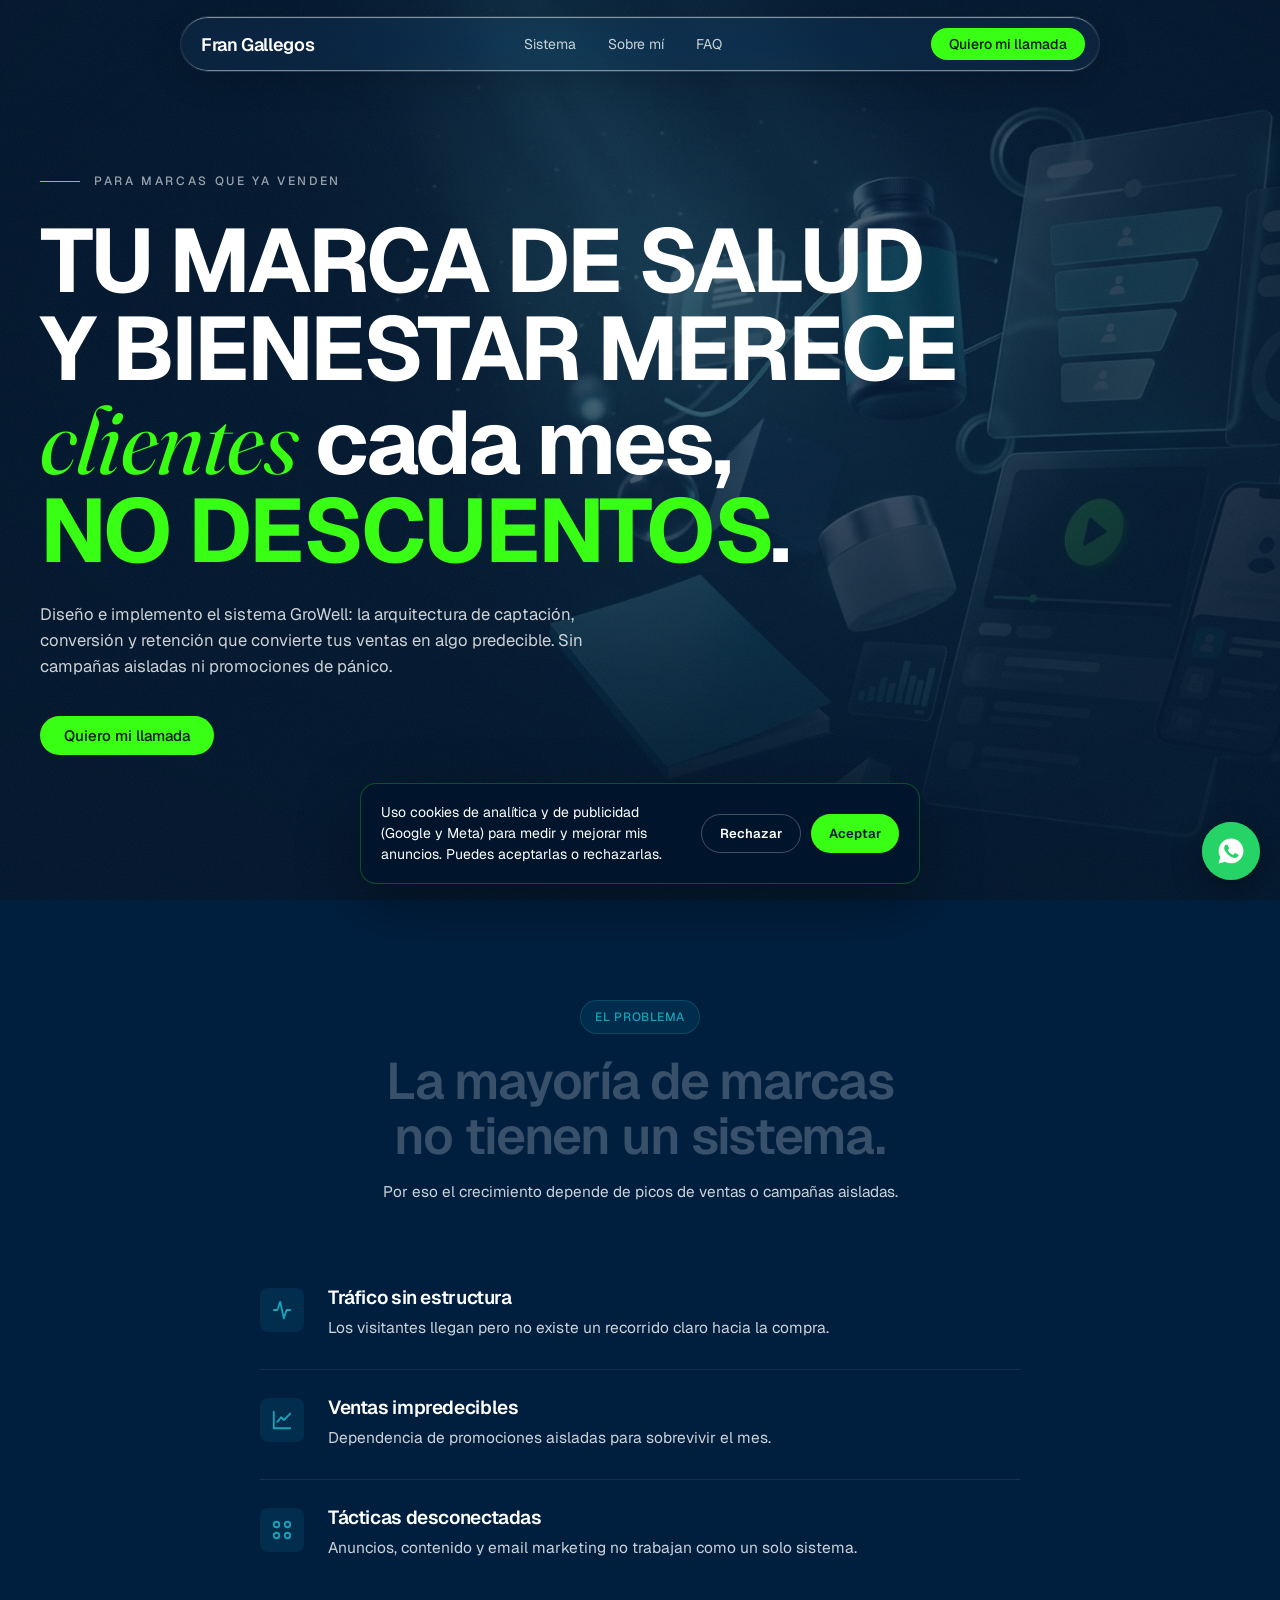
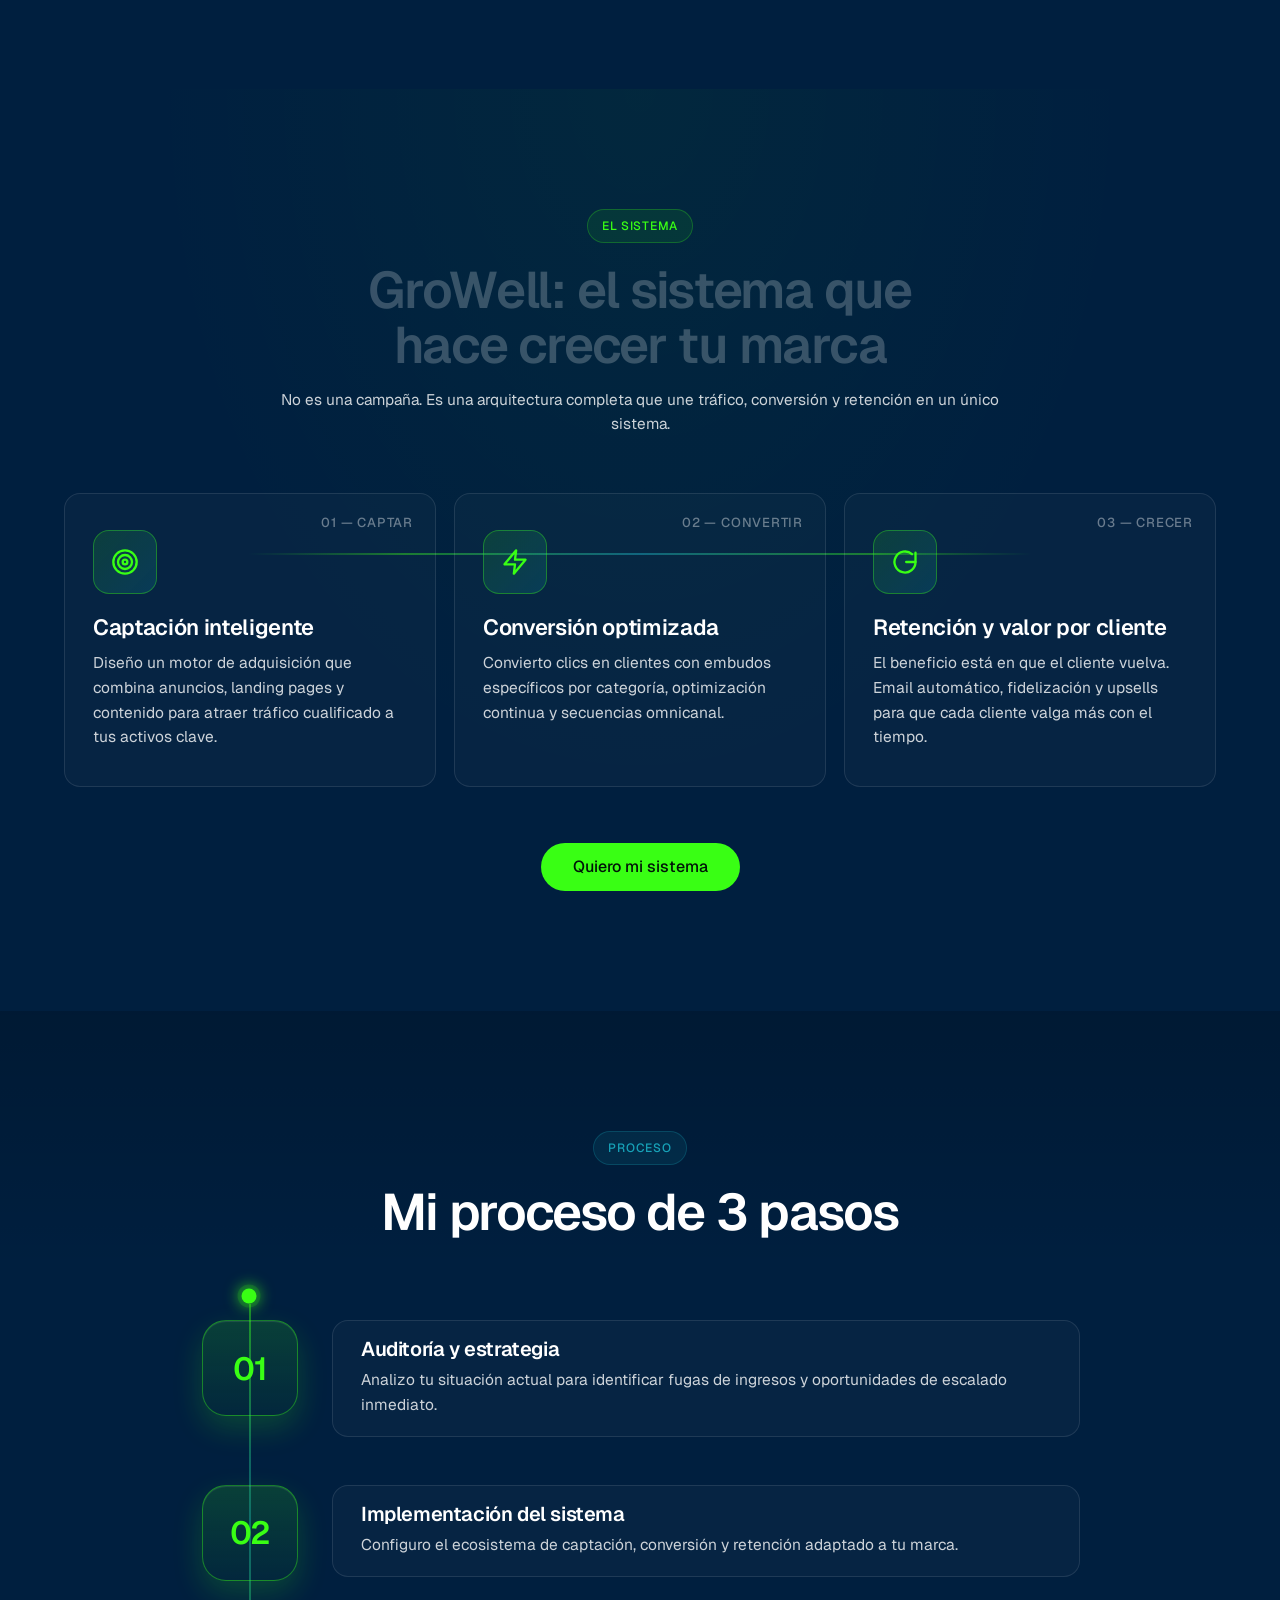
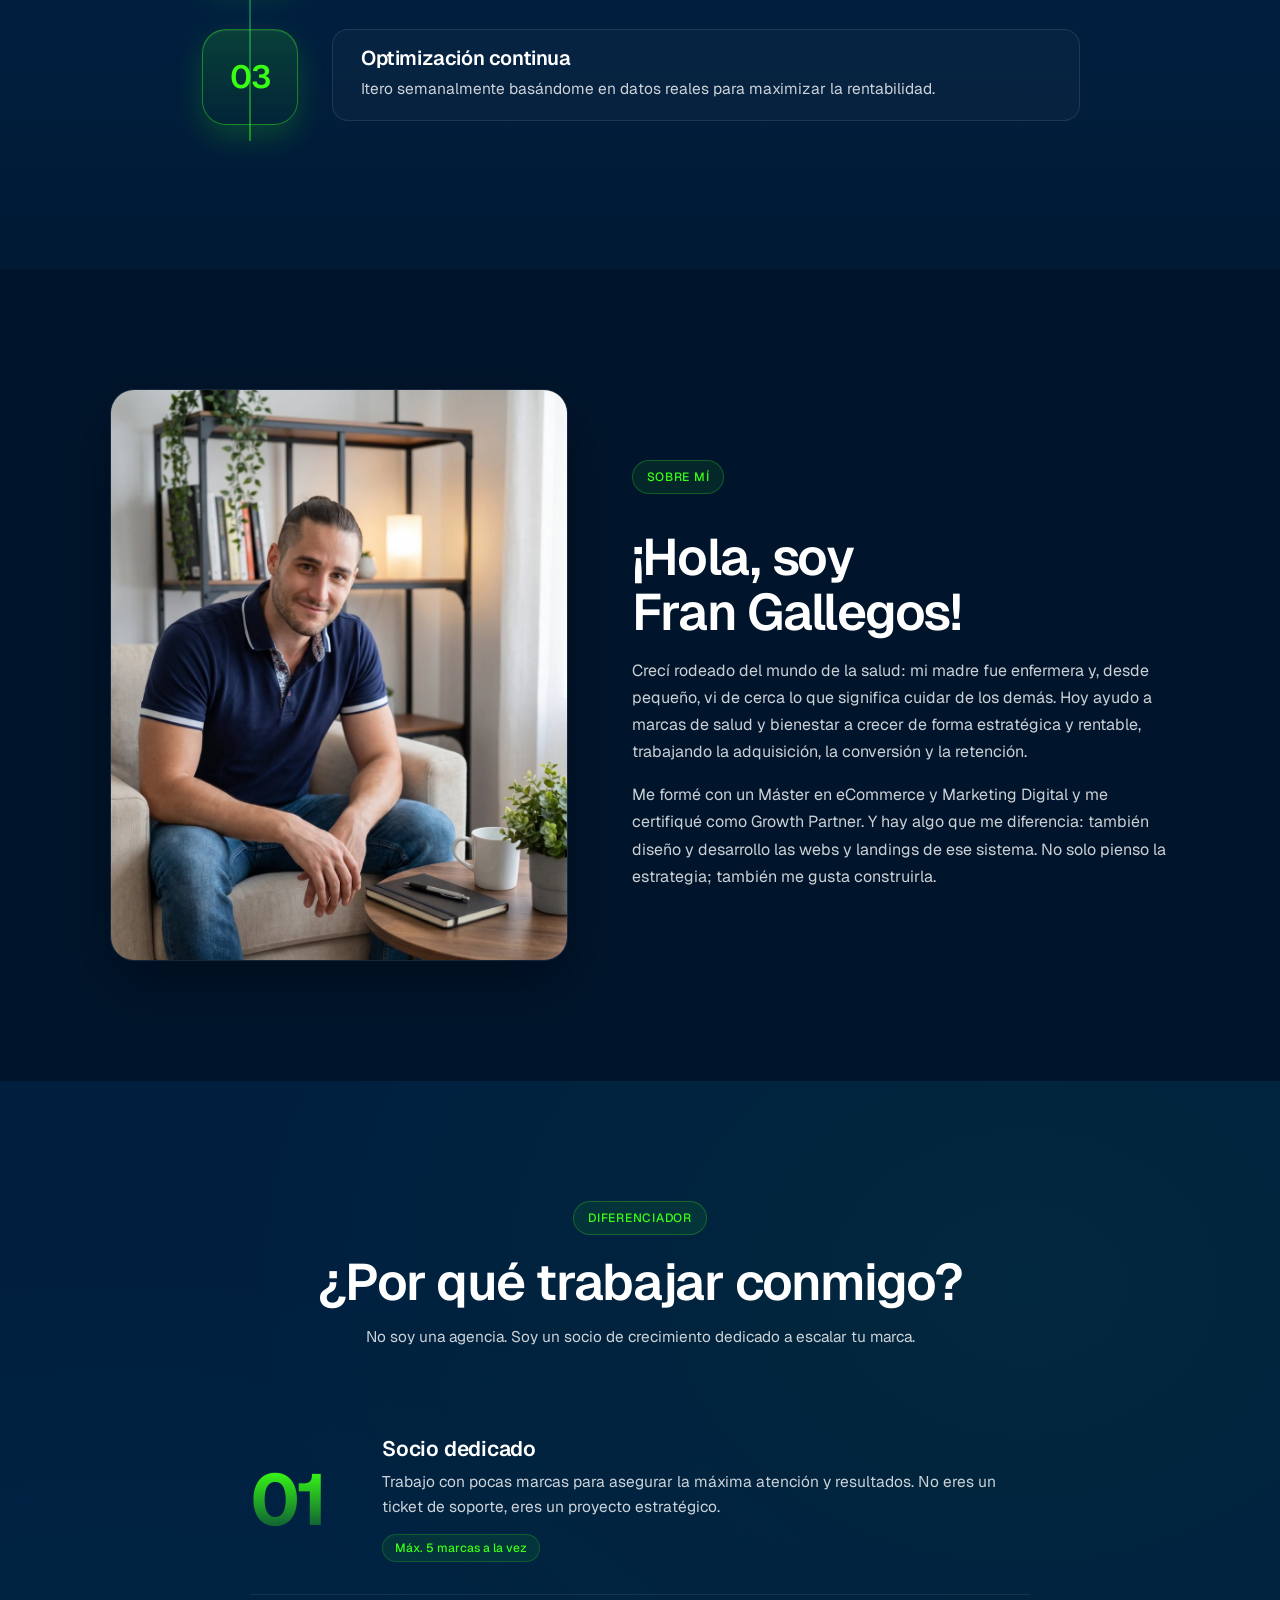
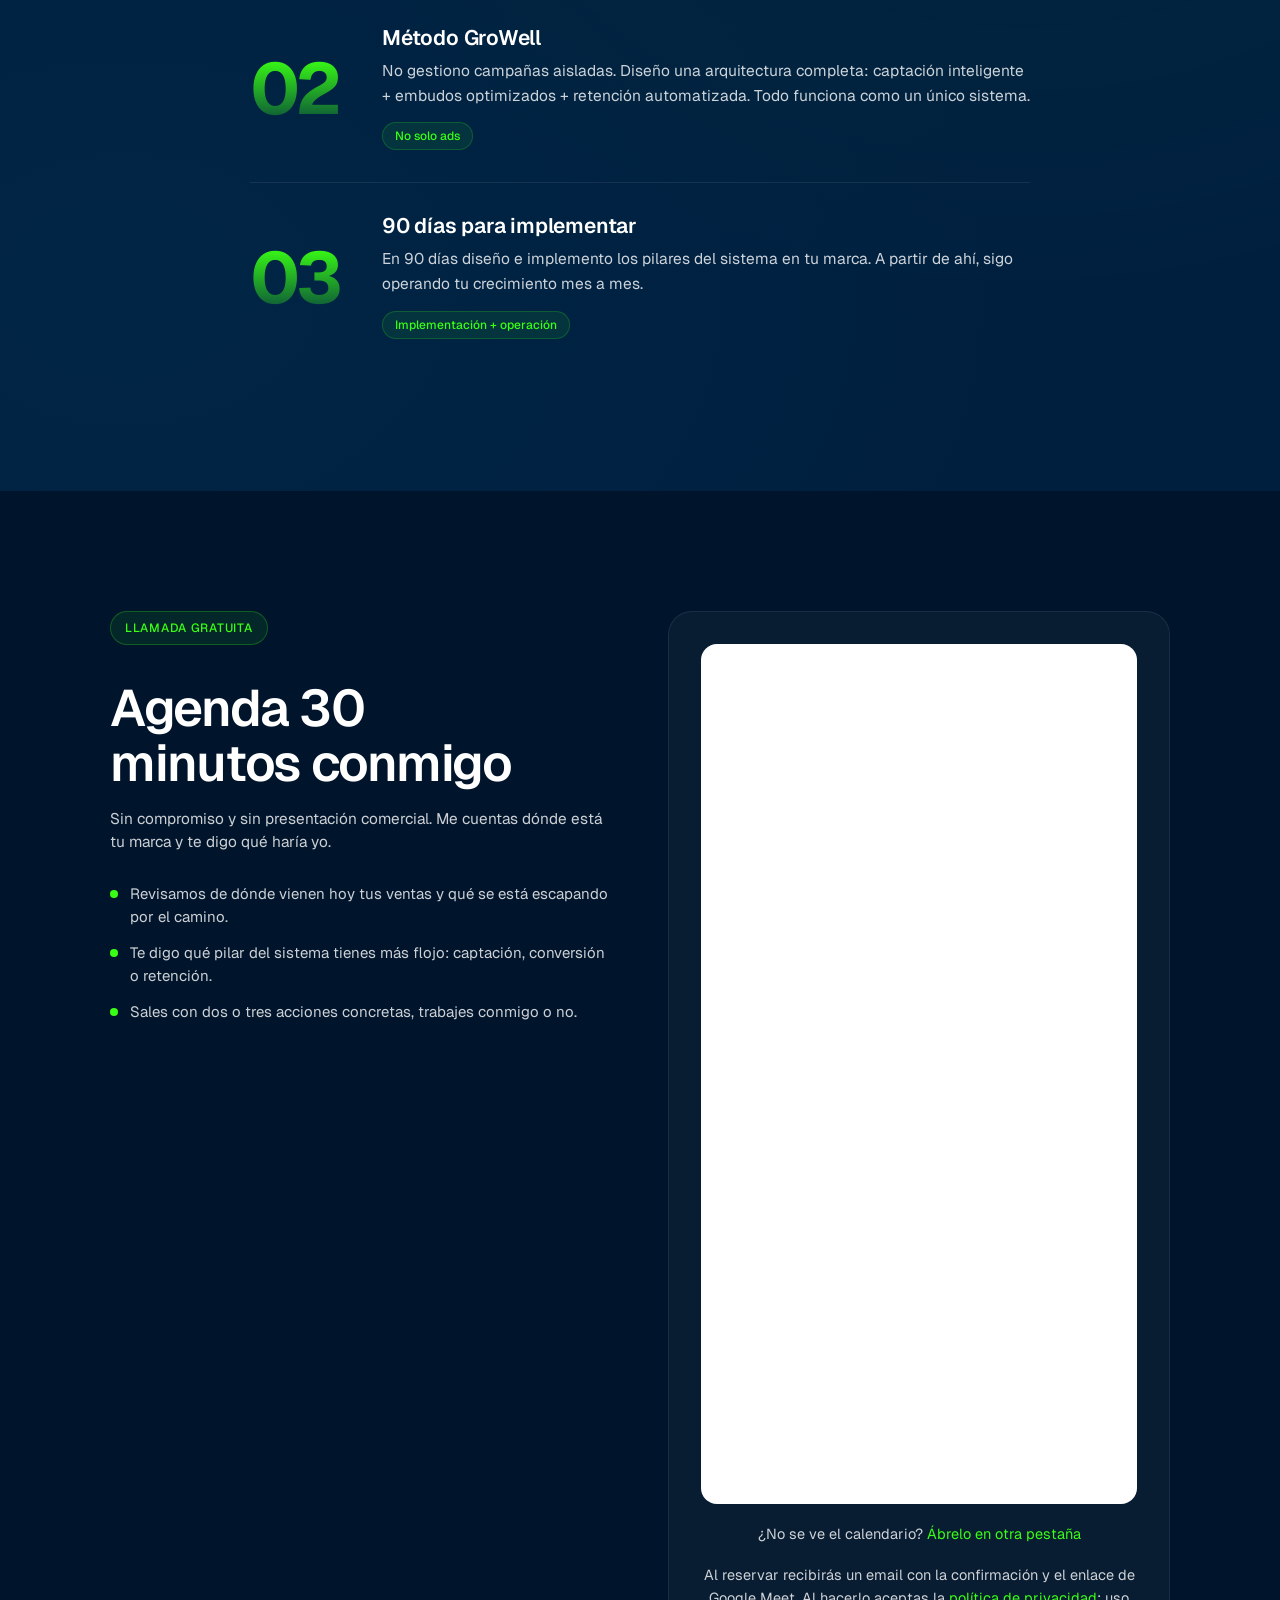
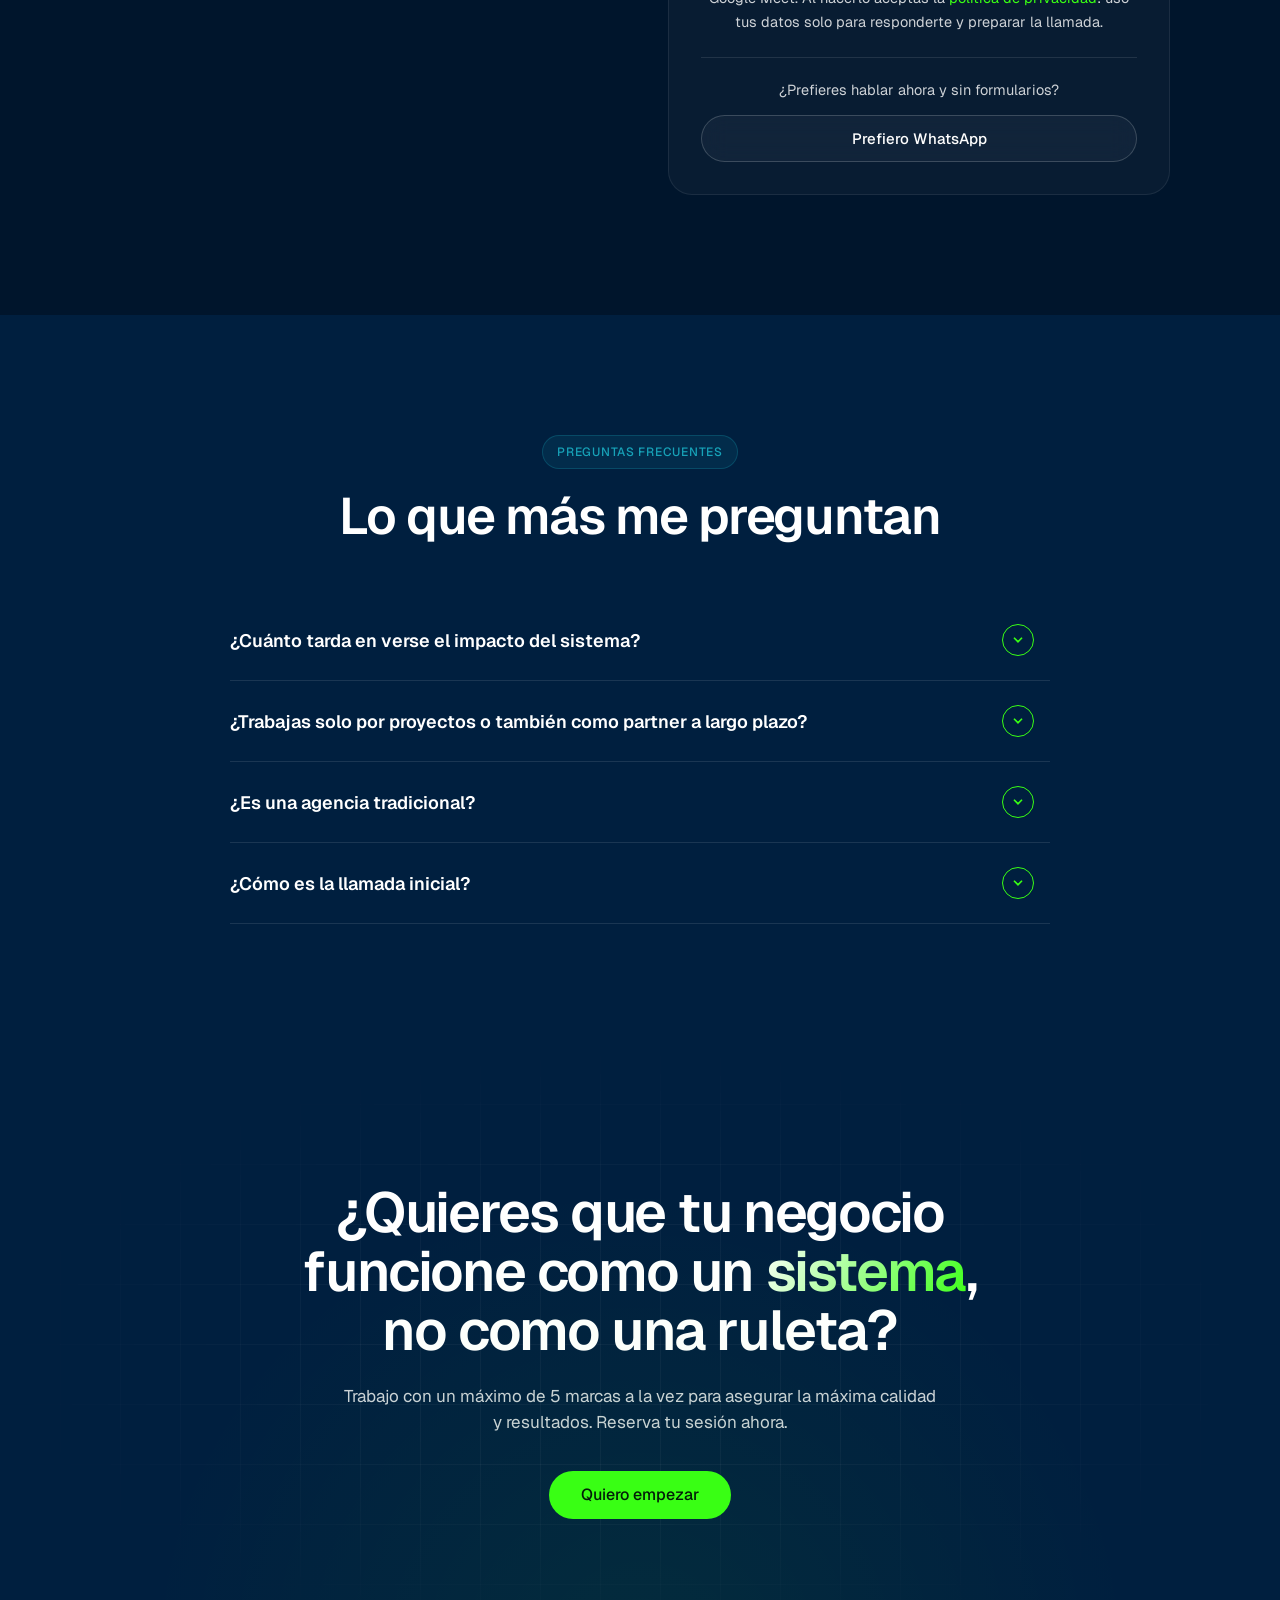
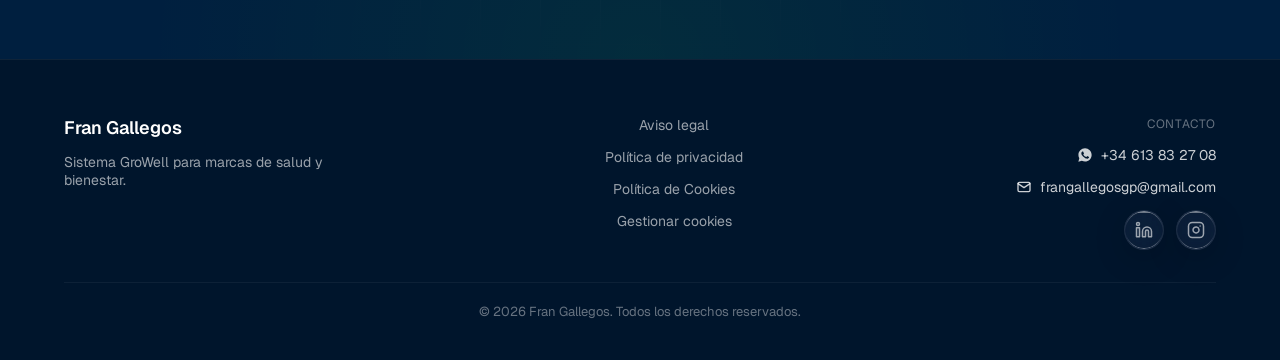
<file: salud-bienestar/index.html>
<!doctype html>
<html lang="es">
<head>
<meta charset="utf-8" />
<meta name="viewport" content="width=device-width, initial-scale=1, viewport-fit=cover" />
<title>Fran Gallegos | Creciendo marcas de salud y bienestar</title>
<meta name="description" content="Ayudo a marcas de salud y bienestar a vender cada mes de forma predecible. Sistema GroWell: captación, conversión y retención, implementado y operado." />
<meta name="keywords" content="ecommerce, growth, scaling, sistema crecimiento, GroWell, funnels, email marketing, ads, salud bienestar" />
<meta name="author" content="Fran Gallegos Romero" />
<meta name="robots" content="index, follow, max-snippet:-1, max-image-preview:large, max-video-preview:-1" />
<link rel="canonical" href="https://frangallegosr.com/salud-bienestar/" />
<meta property="og:type" content="website" />
<meta property="og:title" content="Fran Gallegos | Creciendo marcas de salud y bienestar" />
<meta property="og:description" content="Sistema GroWell: captación, conversión y retención para marcas de salud y bienestar." />
<meta property="og:url" content="https://frangallegosr.com/salud-bienestar/" />
<meta property="og:image" content="https://frangallegosr.com/fran-gallegos-og.jpg" />
<meta property="og:image:width" content="1000" />
<meta property="og:image:height" content="1000" />
<meta property="og:image:alt" content="Fran Gallegos, Growth Partner para marcas de salud y bienestar" />
<meta name="twitter:card" content="summary" />
<meta name="twitter:title" content="Fran Gallegos | Creciendo marcas de salud y bienestar" />
<meta name="twitter:description" content="Sistema GroWell para marcas de salud y bienestar" />
<meta name="twitter:image" content="https://frangallegosr.com/fran-gallegos-og.jpg" />
<link rel="icon" href="/favicon.ico" sizes="any" />
<link rel="icon" type="image/png" sizes="32x32" href="/assets/favicon-32.png" />
<link rel="icon" type="image/png" sizes="16x16" href="/assets/favicon-16.png" />
<link rel="apple-touch-icon" href="/assets/apple-touch-icon.png" />
<meta name="theme-color" content="#001F3F" />
<link rel="preconnect" href="https://fonts.googleapis.com">
<link rel="preconnect" href="https://fonts.gstatic.com" crossorigin>
<link rel="preload" as="style" href="https://fonts.googleapis.com/css2?family=Fraunces:ital,wght@1,400&family=Geist:wght@300;400;500;600;700&display=swap"/>
<link href="https://fonts.googleapis.com/css2?family=Fraunces:ital,wght@1,400&family=Geist:wght@300;400;500;600;700&display=swap" rel="stylesheet" media="print" onload="this.media='all'; this.onload=null;">
<noscript><link href="https://fonts.googleapis.com/css2?family=Fraunces:ital,wght@1,400&family=Geist:wght@300;400;500;600;700&display=swap" rel="stylesheet"></noscript>

<!-- Google Consent Mode v2 (modo básico) — denegado por defecto. gtag.js NO se carga
     hasta que el visitante acepta en el banner propio: ver loadAnalytics() al final. -->
<script>
  window.dataLayer = window.dataLayer || [];
  function gtag(){dataLayer.push(arguments);}
  gtag('consent', 'default', {
    'ad_storage': 'denied',
    'ad_user_data': 'denied',
    'ad_personalization': 'denied',
    'analytics_storage': 'denied'
  });
</script>

<!-- JSON-LD Schema para SEO y buscadores de IA -->
<script type="application/ld+json">
{
  "@context": "https://schema.org",
  "@graph": [
    {
      "@type": "WebPage",
      "@id": "https://frangallegosr.com/salud-bienestar/#pagina",
      "url": "https://frangallegosr.com/salud-bienestar/",
      "name": "Fran Gallegos | Creciendo marcas de salud y bienestar",
      "description": "Sistema GroWell para marcas de salud y bienestar: captación, conversión y retención, implementado y operado.",
      "inLanguage": "es",
      "isPartOf": { "@id": "https://frangallegosr.com/#web" },
      "about": { "@id": "https://frangallegosr.com/#negocio" },
      "author": { "@id": "https://frangallegosr.com/#fran" }
    },
    {
      "@type": "Service",
      "@id": "https://frangallegosr.com/salud-bienestar/#growell",
      "name": "Sistema GroWell para marcas de salud y bienestar",
      "serviceType": "Marketing digital y crecimiento",
      "description": "Captación, conversión y retención para marcas de salud y bienestar, implementadas y operadas mes a mes.",
      "provider": { "@id": "https://frangallegosr.com/#negocio" },
      "areaServed": ["España", "Latinoamérica"]
    },
    {
      "@type": "ProfessionalService",
      "@id": "https://frangallegosr.com/#negocio",
      "name": "Fran Gallegos",
      "url": "https://frangallegosr.com/",
      "telephone": "+34613832708",
      "founder": { "@id": "https://frangallegosr.com/#fran" }
    },
    {
      "@type": "Person",
      "@id": "https://frangallegosr.com/#fran",
      "name": "Fran Gallegos",
      "alternateName": "Fran Gallegos Romero",
      "url": "https://frangallegosr.com/sobre-mi/",
      "sameAs": [
        "https://www.linkedin.com/in/frangallegosromero",
        "https://www.instagram.com/frangallegosr"
      ]
    }
  ]
}
</script>

<style>
  :root {
    --navy: #001F3F;
    --navy-deep: #00152C;
    --navy-soft: #052B4D;
    --turquoise: #17A2B8;
    --turquoise-dim: #0E7587;
    --neon: #39FF14;
    --danger: #FF5C5C;
    --neon-soft: #4FE85A;
    --dark-card: #0F1419;
    --dark-card-2: #131B22;
    --white: #FFFFFF;
    --white-80: rgba(255,255,255,0.80);
    --white-60: rgba(255,255,255,0.60);
    --white-40: rgba(255,255,255,0.40);
    --gradient-brand: linear-gradient(90deg, #1AA0C8 0%, #17A2B8 35%, #39FF14 100%);
    --gradient-brand-soft: linear-gradient(135deg, rgba(23,162,184,0.4) 0%, rgba(57,255,20,0.3) 100%);
  }

  * { box-sizing: border-box; margin: 0; padding: 0; }
  /* El atributo hidden debe ganar siempre a cualquier display de clase */
  [hidden] { display: none !important; }
  html { scroll-behavior: smooth; overflow-x: clip; }
  html, body {
    background: var(--navy);
    color: var(--white);
    font-family: 'Geist', 'Inter', -apple-system, BlinkMacSystemFont, sans-serif;
    -webkit-font-smoothing: antialiased;
    text-rendering: optimizeLegibility;
  }
  body { position: relative; overflow-x: clip; }
  h1, h2, h3, h4 { font-family: 'Geist', 'Inter', sans-serif; font-weight: 600; letter-spacing: -0.02em; line-height: 1.05; }
  a { color: inherit; text-decoration: none; }
  button { cursor: pointer; border: none; background: none; font: inherit; color: inherit; }
  img, svg { display: block; max-width: 100%; }

  /* ============= Liquid Glass utility ============= */
  .liquid-glass {
    position: relative;
    background: rgba(255, 255, 255, 0.04);
    backdrop-filter: blur(18px) saturate(140%);
    -webkit-backdrop-filter: blur(18px) saturate(140%);
    box-shadow: inset 0 1px 1px rgba(255,255,255,0.12),
                inset 0 -1px 1px rgba(255,255,255,0.04),
                0 8px 32px rgba(0,0,0,0.18);
    border: 1px solid rgba(255,255,255,0.08);
    overflow: hidden;
  }
  .liquid-glass::before {
    content: '';
    position: absolute;
    inset: 0;
    border-radius: inherit;
    padding: 1.4px;
    background: linear-gradient(180deg,
      rgba(255,255,255,0.45) 0%,
      rgba(255,255,255,0.15) 20%,
      rgba(255,255,255,0) 40%,
      rgba(255,255,255,0) 60%,
      rgba(255,255,255,0.15) 80%,
      rgba(255,255,255,0.45) 100%);
    -webkit-mask: linear-gradient(#fff 0 0) content-box, linear-gradient(#fff 0 0);
    -webkit-mask-composite: xor;
    mask-composite: exclude;
    pointer-events: none;
  }

  /* ============= Buttons ============= */
  .btn {
    display: inline-flex;
    align-items: center;
    justify-content: center;
    gap: 8px;
    padding: 12px 24px;
    border-radius: 999px;
    font-size: 15px;
    font-weight: 500;
    line-height: 1;
    white-space: nowrap;
    transition: transform 200ms ease, box-shadow 200ms ease, background 200ms ease, filter 200ms ease;
    cursor: pointer;
  }
  .btn-primary {
    background: var(--neon);
    color: #001508;
    box-shadow: 0 0 0 0 rgba(57,255,20,0);
  }
  .btn-primary:hover {
    filter: brightness(1.08);
    box-shadow: 0 8px 28px rgba(57,255,20,0.35);
    transform: translateY(-1px);
  }
  .btn-primary.lg { padding: 16px 32px; font-size: 16px; }
  .btn-secondary {
    color: var(--white);
    border: 1px solid rgba(255,255,255,0.18);
    background: rgba(255,255,255,0.04);
    backdrop-filter: blur(12px);
    -webkit-backdrop-filter: blur(12px);
  }
  .btn-secondary:hover { background: rgba(255,255,255,0.08); border-color: rgba(255,255,255,0.3); }

  /* ============= Container ============= */
  .container { width: 100%; max-width: 1200px; margin: 0 auto; padding: 0 24px; }

  /* ============= Skip link ============= */
  .skip { position: absolute; left: -9999px; top: 0; background: var(--neon); color: #001508; padding: 8px 14px; border-radius: 8px; z-index: 100; font-weight: 500; }
  .skip:focus { left: 16px; top: 16px; }

  /* ============= NAVBAR ============= */
  .nav-wrap {
    position: fixed;
    top: 16px;
    left: 0; right: 0;
    z-index: 50;
    display: flex;
    justify-content: center;
    padding: 0 16px;
    transition: transform 300ms ease;
  }
  .nav {
    display: flex;
    align-items: center;
    justify-content: space-between;
    gap: 24px;
    width: 100%;
    max-width: 920px;
    padding: 10px 14px 10px 20px;
    border-radius: 999px;
    transition: max-width 400ms ease;
  }
  .nav.shrunk { max-width: 760px; }
  .nav-logo {
    display: flex; align-items: center; gap: 10px;
    flex-shrink: 0;
    z-index: 2;
  }
  .nav-logo .name {
    font-size: 18px;
    font-weight: 600;
    letter-spacing: -0.02em;
    color: var(--white);
  }
  .nav-links {
    display: flex;
    align-items: center;
    gap: 4px;
    z-index: 2;
  }
  .nav-links a {
    display: inline-flex;
    align-items: center;
    gap: 4px;
    font-size: 14px;
    font-weight: 400;
    color: rgba(255,255,255,0.78);
    padding: 8px 14px;
    border-radius: 999px;
    transition: color 180ms, background 180ms;
    white-space: nowrap;
  }
  .nav-links a:hover { color: var(--white); background: rgba(255,255,255,0.06); }
  .nav-links a svg { width: 12px; height: 12px; opacity: 0.7; }
  .nav-cta { z-index: 2; }
  .nav-cta .btn { padding: 9px 18px; font-size: 14px; }

  .nav-toggle {
    display: none;
    align-items: center;
    justify-content: center;
    width: 44px;
    height: 44px;
    flex-shrink: 0;
    border: none;
    background: transparent;
    cursor: pointer;
    z-index: 3;
  }
  .nav-toggle span {
    position: relative;
    display: block;
    width: 18px;
    height: 2px;
    background: var(--white);
    border-radius: 8px;
    transition: background 150ms ease;
  }
  .nav-toggle span::before,
  .nav-toggle span::after {
    content: '';
    position: absolute;
    left: 0;
    top: 0;
    width: 18px;
    height: 2px;
    background: var(--white);
    border-radius: 8px;
    transition: transform 200ms ease;
  }
  .nav-toggle span::before { transform: translateY(-6px); }
  .nav-toggle span::after { transform: translateY(6px); }
  .nav-toggle.open span { background: transparent; }
  .nav-toggle.open span::before { transform: translateY(0) rotate(45deg); }
  .nav-toggle.open span::after { transform: translateY(0) rotate(-45deg); }

  @media (max-width: 880px) {
    .nav-links { display: none; }
    .nav { padding: 8px 10px 8px 16px; position: relative; }
    .nav.menu-open { overflow: visible; }
    .nav-toggle { display: flex; }

    .nav-links.mobile-open {
      display: flex;
      flex-direction: column;
      align-items: stretch;
      gap: 2px;
      position: absolute;
      top: calc(100% + 10px);
      left: 0;
      right: 0;
      background: var(--navy-deep);
      border: 1px solid rgba(255,255,255,0.12);
      border-radius: 16px;
      padding: 10px;
      box-shadow: 0 24px 60px rgba(0,0,0,0.45);
    }
    .nav-links.mobile-open a {
      padding: 13px 16px;
      justify-content: space-between;
      font-size: 15px;
      border-radius: 8px;
    }
  }

  /* ============= HERO ============= */
  .hero {
    position: relative;
    min-height: 100vh;
    overflow: hidden;
    background: var(--navy-deep);
    display: flex;
    flex-direction: column;
  }
  .hero-video, .hero-poster {
    position: absolute;
    inset: 0;
    width: 100%;
    height: 100%;
    object-fit: cover;
    z-index: 1;
  }
  .hero-poster { z-index: 1; }
  /* SVG poster fallback shows under and behind video while video loads */
  .hero-overlay {
    position: absolute;
    inset: 0;
    z-index: 2;
    background:
      radial-gradient(ellipse at 50% 30%, rgba(0, 31, 63, 0.35), rgba(0, 21, 44, 0.85) 80%),
      linear-gradient(180deg, rgba(0,21,44,0.55) 0%, rgba(0,21,44,0.30) 35%, rgba(0,21,44,0.85) 100%);
    pointer-events: none;
  }
  .hero-grain {
    position: absolute;
    inset: 0;
    z-index: 3;
    opacity: 0.06;
    pointer-events: none;
    background-image: url("data:image/svg+xml;utf8,<svg xmlns='http://www.w3.org/2000/svg' width='200' height='200'><filter id='n'><feTurbulence type='fractalNoise' baseFrequency='0.85' numOctaves='2' stitchTiles='stitch'/></filter><rect width='100%' height='100%' filter='url(%23n)'/></svg>");
  }

  .hero-content {
    position: relative;
    z-index: 10;
    flex: 1;
    display: flex;
    flex-direction: column;
    align-items: flex-start;
    justify-content: center;
    width: 100%;
    max-width: 1248px;
    margin: 0 auto;
    padding: 120px 24px 60px;
    text-align: left;
    animation: fadeInUp 800ms ease-out both;
  }

  .hero-eyebrow {
    display: inline-flex;
    align-items: center;
    gap: 14px;
    font-size: 12px;
    font-weight: 500;
    letter-spacing: 0.22em;
    text-transform: uppercase;
    color: var(--white-60);
    margin-bottom: 28px;
  }
  .hero-eyebrow::before {
    content: '';
    width: 40px;
    height: 1px;
    background: var(--neon);
  }
  @keyframes fadeInUp {
    from { opacity: 0; transform: translateY(30px); }
    to { opacity: 1; transform: translateY(0); }
  }

  .announce {
    display: inline-flex;
    align-items: center;
    gap: 10px;
    padding: 6px 6px 6px 16px;
    border-radius: 999px;
    font-size: 13px;
    color: var(--white-80);
    margin-bottom: 32px;
  }
  .announce .chip {
    display: inline-flex;
    align-items: center;
    gap: 4px;
    padding: 4px 10px 4px 12px;
    background: rgba(255,255,255,0.07);
    border-radius: 999px;
    font-weight: 500;
    color: var(--white);
  }
  .announce .chip svg { width: 12px; height: 12px; }
  .announce .pulse {
    width: 8px; height: 8px; border-radius: 50%;
    background: var(--neon);
    box-shadow: 0 0 0 0 rgba(57,255,20, 0.5);
    animation: pulse 2s ease-in-out infinite;
  }
  @keyframes pulse {
    0%, 100% { box-shadow: 0 0 0 0 rgba(57,255,20, 0.6); }
    50% { box-shadow: 0 0 0 8px rgba(57,255,20, 0); }
  }

  .hero h1 {
    font-size: clamp(30px, min(7vw, 11.5vh), 96px);
    line-height: 0.98;
    font-weight: 700;
    letter-spacing: -0.03em;
    max-width: 1240px;
    text-wrap: balance;
    margin-bottom: 28px;
  }
  .hero h1 .accent {
    color: var(--neon);
  }
  /* Contraste de estilo, no solo de color: cursiva serif contra la sans pesada */
  .hero h1 .accent-serif {
    font-family: 'Fraunces', Georgia, serif;
    font-style: italic;
    font-weight: 400;
    font-size: 1.06em;
    letter-spacing: -0.005em;
    color: var(--neon);
  }

  /* Pantallas bajas (portatiles ~680-780px): comprime para que el CTA no caiga bajo el pliegue */
  @media (max-height: 780px) {
    .hero-content { padding-top: 96px; padding-bottom: 40px; }
    .hero-eyebrow { margin-bottom: 20px; }
    .hero h1 { margin-bottom: 20px; }
    .hero-sub { margin-bottom: 24px; }
  }

  .hero-sub {
    font-size: clamp(15px, 1.3vw, 18px);
    line-height: 1.55;
    color: var(--white-80);
    max-width: 620px;
    margin: 0 0 36px;
  }

  .hero-ctas {
    display: flex;
    gap: 12px;
    justify-content: center;
    flex-wrap: wrap;
    margin-bottom: 32px;
  }

  /* ============= Marquee ============= */
  .marquee-wrap {
    position: relative;
    z-index: 10;
    width: 100%;
    padding: 28px 0 36px;
    border-top: 1px solid rgba(255,255,255,0.06);
    background: linear-gradient(180deg, transparent, rgba(0,21,44,0.6));
  }
  .marquee-label {
    text-align: center;
    font-size: 13px;
    color: var(--white-60);
    margin-bottom: 18px;
    letter-spacing: 0.02em;
  }
  .marquee {
    overflow: hidden;
    mask-image: linear-gradient(90deg, transparent, #000 10%, #000 90%, transparent);
    -webkit-mask-image: linear-gradient(90deg, transparent, #000 10%, #000 90%, transparent);
  }
  .marquee-track {
    display: flex;
    gap: 18px;
    width: max-content;
    animation: marquee 28s linear infinite;
  }
  @keyframes marquee {
    from { transform: translateX(0); }
    to   { transform: translateX(-50%); }
  }
  .brand-pill {
    display: inline-flex;
    align-items: center;
    gap: 12px;
    padding: 10px 18px 10px 10px;
    border-radius: 16px;
    flex-shrink: 0;
  }
  .brand-pill .icon {
    width: 32px; height: 32px;
    border-radius: 8px;
    background: linear-gradient(135deg, var(--turquoise), var(--turquoise-dim));
    color: var(--white);
    font-weight: 600;
    font-size: 14px;
    display: flex; align-items: center; justify-content: center;
    flex-shrink: 0;
  }
  .brand-pill .name {
    font-size: 15px;
    font-weight: 500;
    color: var(--white);
    white-space: nowrap;
  }

  /* ============= Section base ============= */
  section { position: relative; }
  .sec-eyebrow {
    display: inline-flex;
    align-items: center;
    gap: 8px;
    padding: 8px 14px;
    border-radius: 999px;
    font-size: 12px;
    font-weight: 500;
    letter-spacing: 0.06em;
    text-transform: uppercase;
    color: var(--turquoise);
    background: rgba(23,162,184, 0.10);
    border: 1px solid rgba(23,162,184,0.25);
    margin-bottom: 20px;
  }
  .sec-eyebrow.neon {
    color: var(--neon);
    background: rgba(57,255,20, 0.08);
    border-color: rgba(57,255,20, 0.25);
  }
  .sec-h {
    font-size: clamp(28px, 4vw, 52px);
    font-weight: 600;
    letter-spacing: -0.025em;
    line-height: 1.08;
    text-wrap: balance;
    margin-bottom: 16px;
  }
  .sec-sub {
    font-size: clamp(15px, 1.2vw, 18px);
    color: var(--white-80);
    line-height: 1.55;
    max-width: 720px;
  }
  .sec-head { text-align: center; margin: 0 auto 56px; max-width: 800px; }
  .sec-head .sec-sub { margin-left: auto; margin-right: auto; }

  /* ============= SECTION 1.5 — VIDEO ============= */
  .sec-video {
    padding: 100px 0 40px;
    background: var(--navy);
    position: relative;
  }
  .sec-video::before {
    content: '';
    position: absolute;
    inset: 0;
    background: radial-gradient(ellipse at 50% 0%, rgba(57,255,20, 0.05), transparent 55%);
    pointer-events: none;
  }
  .video-card {
    position: relative;
    max-width: 1080px;
    margin: 0 auto;
    border-radius: 24px;
    padding: 6px;
    background: linear-gradient(135deg, rgba(23,162,184,0.55), rgba(57,255,20,0.30));
    box-shadow: 0 30px 80px rgba(0,0,0,0.45);
  }
  .video-card .inner {
    background: var(--navy-deep);
    border-radius: 16px;
    overflow: hidden;
    position: relative;
    aspect-ratio: 16 / 9;
  }
  .video-card iframe {
    position: absolute;
    inset: 0;
    width: 100%;
    height: 100%;
    border: 0;
    display: block;
  }

  /* ============= EFECTOS DE SCROLL ============= */
  /* Zoom del hero (solo escritorio) y titulares que se encienden palabra a palabra. */
  .hero-video, .hero-poster { will-change: transform; }
  .revelar-palabras .w { color: rgba(255,255,255,0.22); transition: color 260ms ease; }
  .revelar-palabras .w.on { color: var(--white); }
  @media (prefers-reduced-motion: reduce) {
    .revelar-palabras .w { color: var(--white); transition: none; }
  }

  /* ============= SECTION 3 — PROBLEMA ============= */
  .sec-problem {
    padding: 100px 0;
    background: var(--navy);
  }
  .problem-list {
    display: flex;
    flex-direction: column;
    max-width: 760px;
    margin: 0 auto;
  }
  .problem-row {
    display: flex;
    align-items: flex-start;
    gap: 24px;
    padding: 28px 0;
    border-bottom: 1px solid rgba(255,255,255,0.08);
  }
  .problem-row:last-child { border-bottom: none; }
  .problem-row .ic {
    width: 44px; height: 44px;
    border-radius: 8px;
    background: rgba(23,162,184, 0.10);
    color: var(--turquoise);
    display: flex; align-items: center; justify-content: center;
    flex-shrink: 0;
  }
  .problem-row h3 {
    color: var(--white);
    font-size: 19px;
    font-weight: 600;
    margin-bottom: 8px;
  }
  .problem-row p {
    color: var(--white-80);
    font-size: 15.5px;
    line-height: 1.6;
  }

  /* ============= SECTION 4 — ¿POR QUÉ ECOMGARO? ============= */
  .sec-why {
    padding: 120px 0;
    background: var(--navy);
    position: relative;
  }
  .sec-why::before {
    content: '';
    position: absolute;
    inset: 0;
    background:
      radial-gradient(ellipse at 80% 20%, rgba(57,255,20, 0.04), transparent 55%),
      radial-gradient(ellipse at 10% 80%, rgba(23,162,184, 0.05), transparent 55%);
    pointer-events: none;
  }
  .sec-why .container { position: relative; z-index: 1; }
  .why-list {
    display: flex;
    flex-direction: column;
    max-width: 780px;
    margin: 0 auto;
  }
  .why-row {
    display: flex;
    align-items: center;
    gap: 32px;
    padding: 32px 0;
    border-bottom: 1px solid rgba(255,255,255,0.08);
  }
  .why-row:last-child { border-bottom: none; }
  @media (max-width: 700px) {
    .why-row { flex-direction: column; align-items: flex-start; gap: 12px; }
  }

  .why-num {
    font-family: 'Geist', sans-serif;
    font-size: 72px;
    font-weight: 700;
    line-height: 0.85;
    background: linear-gradient(180deg, var(--neon) 0%, rgba(57,255,20,0.25) 100%);
    -webkit-background-clip: text;
    background-clip: text;
    color: transparent;
    letter-spacing: -0.05em;
    flex-shrink: 0;
    width: 100px;
  }
  .why-row h3 {
    color: var(--white);
    font-size: 21px;
    font-weight: 600;
    margin-bottom: 10px;
    letter-spacing: -0.01em;
  }
  .why-row p {
    color: var(--white-80);
    font-size: 15.5px;
    line-height: 1.6;
  }
  .badge {
    display: inline-flex;
    align-items: center;
    gap: 6px;
    padding: 5px 12px;
    border-radius: 999px;
    font-size: 12px;
    font-weight: 500;
    color: var(--neon);
    background: rgba(57,255,20, 0.08);
    border: 1px solid rgba(57,255,20, 0.20);
    margin-top: 14px;
  }

  /* ============= SECTION 5 — SISTEMA (3 PILARES) ============= */
  .sec-system {
    padding: 120px 0;
    background: var(--navy);
    position: relative;
  }
  .sec-system::before {
    content: '';
    position: absolute;
    inset: 0;
    background: radial-gradient(ellipse at 50% 0%, rgba(57,255,20, 0.04), transparent 55%);
    pointer-events: none;
  }
  .sec-system .container { position: relative; z-index: 1; }
  .pillar-flow {
    display: grid;
    grid-template-columns: repeat(3, 1fr);
    gap: 18px;
    position: relative;
  }
  @media (max-width: 1000px) { .pillar-flow { grid-template-columns: 1fr; max-width: 600px; margin: 0 auto; } }

  .pillar-flow::before {
    content: '';
    position: absolute;
    top: 60px;
    left: 16%; right: 16%;
    height: 2px;
    background: linear-gradient(90deg,
      rgba(57,255,20,0) 0%,
      rgba(57,255,20,0.4) 20%,
      rgba(23,162,184, 0.5) 50%,
      rgba(57,255,20,0.4) 80%,
      rgba(57,255,20,0) 100%);
    z-index: 1;
  }
  @media (max-width: 1000px) { .pillar-flow::before { display: none; } }

  .pillar {
    position: relative;
    padding: 36px 28px;
    border-radius: 16px;
    background: rgba(255,255,255,0.025);
    border: 1px solid rgba(255,255,255,0.10);
    z-index: 2;
    transition: transform 280ms ease, border-color 280ms ease, background 280ms ease;
  }
  .pillar:hover {
    transform: translateY(-6px);
    border-color: rgba(57,255,20, 0.45);
    background: rgba(255,255,255,0.04);
  }
  .pillar .pillar-icon {
    width: 64px; height: 64px;
    border-radius: 16px;
    background: linear-gradient(135deg, rgba(57,255,20, 0.12), rgba(23,162,184, 0.18));
    border: 1px solid rgba(57,255,20, 0.35);
    display: flex; align-items: center; justify-content: center;
    color: var(--neon);
    margin-bottom: 22px;
    position: relative;
    z-index: 3;
  }
  .pillar h3 {
    color: var(--white);
    font-size: 22px;
    font-weight: 600;
    margin-bottom: 12px;
    letter-spacing: -0.015em;
  }
  .pillar p {
    color: var(--white-80);
    font-size: 15.5px;
    line-height: 1.6;
  }
  .pillar .step-num {
    position: absolute;
    top: 20px; right: 22px;
    font-size: 13px;
    color: var(--white-40);
    font-weight: 500;
    letter-spacing: 0.06em;
  }

  .system-cta {
    display: flex;
    flex-direction: column;
    align-items: center;
    gap: 18px;
    margin-top: 56px;
    text-align: center;
  }
  .system-cta p {
    font-size: 18px;
    color: var(--white-80);
    letter-spacing: -0.01em;
  }
  @media (max-width: 700px) {
    .system-cta { margin-top: 40px; }
    .system-cta p { font-size: 16.5px; }
    .system-cta .btn { width: 100%; }
  }

  /* ============= SECTION 6 — PROCESO ============= */
  .sec-process { padding: 120px 0; background: var(--navy); position: relative; }
  .sec-process::before {
    content: '';
    position: absolute;
    inset: 0;
    background: linear-gradient(180deg, rgba(0,0,0,0.18), transparent 30%, transparent 70%, rgba(0,0,0,0.18));
    pointer-events: none;
  }
  .sec-process .container { position: relative; z-index: 1; }
  .timeline {
    position: relative;
    max-width: 880px;
    margin: 0 auto;
  }
  .timeline::before {
    content: '';
    position: absolute;
    top: 8px; bottom: 8px;
    left: 49px;
    width: 2px;
    background: linear-gradient(180deg, var(--neon), var(--turquoise), var(--neon));
    opacity: 0.45;
  }
  @media (max-width: 700px) {
    .timeline::before { left: 31px; }
  }
  .timeline-ball {
    position: absolute;
    left: 49px;
    top: 0;
    width: 15px;
    height: 15px;
    border-radius: 50%;
    background: var(--neon);
    transform: translate(-50%, -50%) translateY(var(--ball-offset, 8px));
    box-shadow: 0 0 14px 4px rgba(57,255,20,0.55), 0 0 0 4px rgba(57,255,20,0.14);
    z-index: 2;
    transition: transform 120ms linear;
    pointer-events: none;
  }
  @media (max-width: 700px) {
    .timeline-ball { left: 31px; width: 12px; height: 12px; }
  }
  @media (prefers-reduced-motion: reduce) {
    .timeline-ball { transition: none; }
  }
  .step {
    position: relative;
    display: flex;
    gap: 32px;
    align-items: flex-start;
    padding: 24px 0;
  }
  .step-bubble {
    position: relative;
    flex-shrink: 0;
    width: 100px;
    display: flex;
    align-items: center;
    justify-content: center;
  }
  @media (max-width: 700px) { .step-bubble { width: 64px; } }
  .step-bubble .num {
    position: relative;
    width: 96px; height: 96px;
    border-radius: 24px;
    background: linear-gradient(180deg, rgba(57,255,20,0.15), rgba(57,255,20,0.04));
    border: 1.5px solid rgba(57,255,20, 0.4);
    display: flex; align-items: center; justify-content: center;
    color: var(--neon);
    font-size: 32px;
    font-weight: 600;
    letter-spacing: -0.04em;
    box-shadow:
      inset 0 1px 1px rgba(255,255,255,0.1),
      0 12px 30px rgba(57,255,20, 0.18);
  }
  @media (max-width: 700px) {
    .step-bubble .num { width: 60px; height: 60px; font-size: 22px; border-radius: 16px;}
  }
  .step-body {
    flex: 1;
    padding: 18px 28px;
    border-radius: 16px;
    background: rgba(255,255,255,0.025);
    border: 1px solid rgba(255,255,255,0.10);
  }
  .step-body h3 {
    color: var(--white);
    font-size: 20px;
    font-weight: 600;
    margin-bottom: 8px;
  }
  .step-body p {
    color: var(--white-80);
    font-size: 15.5px;
    line-height: 1.6;
  }

  /* ============= SECTION 7 — CLIENTES ============= */
  .sec-clients { padding: 120px 0; background: var(--navy); }

  /* ============= SECTION 7B — TRABAJOS ============= */
  .sec-trabajos {
    padding: 120px 0;
    background: var(--navy);
    position: relative;
  }
  .sec-trabajos::before {
    content: '';
    position: absolute;
    inset: 0;
    background: radial-gradient(ellipse at 50% 100%, rgba(57,255,20, 0.05), transparent 55%);
    pointer-events: none;
  }
  .trabajos-viewport {
    overflow-x: auto;
    overflow-y: hidden;
    width: 100%;
    overscroll-behavior-x: contain;
    scrollbar-width: none;
    -ms-overflow-style: none;
    mask-image: linear-gradient(90deg, transparent, #000 4%, #000 96%, transparent);
    -webkit-mask-image: linear-gradient(90deg, transparent, #000 4%, #000 96%, transparent);
  }
  .trabajos-viewport::-webkit-scrollbar { display: none; }
  .trabajos-track {
    display: flex;
    gap: 28px;
    width: max-content;
    padding: 0 24px;
  }
  .trabajos-hint {
    text-align: center;
    font-size: 12.5px;
    color: var(--white-80);
    opacity: 0.55;
    margin-top: 18px;
    letter-spacing: 0.01em;
  }

  .trabajo-card {
    position: relative;
    width: 380px;
    flex-shrink: 0;
    border-radius: 16px;
    background: rgba(255,255,255,0.025);
    border: 1px solid rgba(255,255,255,0.10);
    overflow: hidden;
    transition: transform 320ms ease, border-color 320ms, background 320ms;
    display: flex;
    flex-direction: column;
  }
  @media (max-width: 700px) { .trabajo-card { width: 300px; } }
  .trabajo-card:hover {
    transform: translateY(-6px);
    border-color: rgba(57,255,20, 0.45);
    background: rgba(255,255,255,0.04);
  }

  /* Cinta de obra: la web del cliente aún no está abierta al público */
  .trabajo-card--obra::after {
    content: '';
    position: absolute;
    inset: 0;
    border: 7px solid transparent;
    border-image: repeating-linear-gradient(45deg, #F5C400 0 14px, #141414 14px 28px) 7;
    pointer-events: none;
    z-index: 3;
  }
  .tilt > .obra-tape,
  .obra-tape {
    position: absolute;
    top: 96px;
    left: -10%;
    width: 120%;
    padding: 9px 0;
    transform: rotate(-8deg);
    background: repeating-linear-gradient(45deg, #F5C400 0 16px, #141414 16px 32px);
    box-shadow: 0 10px 26px rgba(0,0,0,0.45);
    text-align: center;
    pointer-events: none;
    z-index: 2;
  }
  .obra-tape span {
    display: inline-block;
    padding: 4px 14px;
    background: #F5C400;
    color: #141414;
    font-size: 12.5px;
    font-weight: 700;
    letter-spacing: 0.14em;
  }
  @media (max-width: 700px) { .tilt > .obra-tape, .obra-tape { top: 84px; } }

  .trabajo-image {
    width: 100%;
    height: 220px;
    object-fit: cover;
    display: block;
  }

  .trabajo-content {
    padding: 28px 24px;
    flex: 1;
    display: flex;
    flex-direction: column;
  }

  .trabajo-card h3 {
    color: var(--white);
    font-size: 20px;
    font-weight: 600;
    margin-bottom: 8px;
    letter-spacing: -0.015em;
  }

  .trabajo-type {
    display: inline-flex;
    align-items: center;
    gap: 6px;
    padding: 5px 12px;
    border-radius: 999px;
    font-size: 12px;
    font-weight: 500;
    color: var(--neon);
    background: rgba(57,255,20, 0.08);
    border: 1px solid rgba(57,255,20, 0.20);
    margin-bottom: 12px;
    width: fit-content;
  }

  .trabajo-card p {
    color: var(--white-80);
    font-size: 14.5px;
    line-height: 1.6;
    flex: 1;
    margin-bottom: 16px;
  }

  .trabajo-link {
    display: inline-flex;
    align-items: center;
    gap: 8px;
    color: var(--neon);
    font-size: 14px;
    font-weight: 600;
    text-decoration: none;
    transition: gap 200ms ease;
  }
  .trabajo-link:hover { gap: 12px; }
  .client-grid {
    display: grid;
    grid-template-columns: repeat(3, 1fr);
    gap: 22px;
  }
  @media (max-width: 1000px) { .client-grid { grid-template-columns: 1fr; max-width: 560px; margin: 0 auto; } }

  .client-card {
    position: relative;
    padding: 36px 28px 32px;
    border-radius: 16px;
    background: rgba(255,255,255,0.025);
    border: 1px solid rgba(255,255,255,0.10);
    overflow: hidden;
    transition: transform 320ms ease, border-color 320ms, background 320ms;
  }
  .client-card:hover { transform: translateY(-6px); border-color: rgba(57,255,20, 0.45); background: rgba(255,255,255,0.04); }

  .client-logo {
    width: 100%;
    max-width: 240px;
    height: 90px;
    margin: 0 auto 28px;
    display: flex;
    align-items: center;
    justify-content: center;
    padding: 12px;
  }
  .client-logo img {
    max-width: 100%;
    max-height: 100%;
    width: auto;
    height: auto;
    object-fit: contain;
    filter: brightness(1.2) contrast(1.1);
  }
  .client-card h3 {
    color: var(--white);
    font-size: 19px;
    font-weight: 600;
    margin-bottom: 10px;
    text-align: center;
  }
  .client-card p {
    color: var(--white-80);
    font-size: 14.5px;
    line-height: 1.6;
    text-align: center;
  }

  /* ============= SECTION 8 — FAQ ============= */
  /* ============= SECTION 7C — SOBRE MI ============= */
  .sec-about { padding: 120px 0; background: var(--navy-deep); }
  .about-grid {
    display: grid;
    grid-template-columns: 0.85fr 1fr;
    gap: 64px;
    align-items: center;
    max-width: 1060px;
    margin: 0 auto;
  }
  .about-photo img {
    width: 100%;
    height: auto;
    aspect-ratio: 4 / 5;
    object-fit: cover;
    border-radius: 24px;
    border: 1px solid rgba(255,255,255,0.08);
    box-shadow: 0 24px 60px rgba(0,0,0,0.35);
  }
  .about-copy .sec-h { margin-top: 16px; }
  .about-copy p {
    color: var(--white-80);
    font-size: 16px;
    line-height: 1.7;
    margin-bottom: 16px;
    max-width: 560px;
  }
  .about-copy p:last-of-type { margin-bottom: 0; }
  @media (max-width: 900px) {
    .about-grid { grid-template-columns: 1fr; gap: 36px; }
    .about-photo { max-width: 420px; }
  }

  .sec-faq { padding: 120px 0; background: var(--navy); }
  .faq-list { max-width: 820px; margin: 0 auto; }
  .faq-item {
    border-bottom: 1px solid rgba(255,255,255,0.10);
  }
  .faq-q {
    width: 100%;
    text-align: left;
    padding: 24px 16px 24px 0;
    display: flex;
    justify-content: space-between;
    align-items: center;
    gap: 24px;
    color: var(--white);
    font-size: 18px;
    font-weight: 600;
    transition: color 200ms;
  }
  .faq-q > span:first-child { flex: 1; min-width: 0; }
  .faq-q:hover { color: var(--neon); }
  .faq-q .arrow {
    flex-shrink: 0;
    width: 32px; height: 32px;
    border-radius: 50%;
    border: 1.5px solid var(--neon);
    color: var(--neon);
    display: flex; align-items: center; justify-content: center;
    transition: transform 220ms ease, background 220ms;
  }
  .faq-item.open .faq-q .arrow {
    background: var(--neon);
    color: #001508;
    transform: rotate(180deg);
  }
  .faq-a {
    overflow: hidden;
    max-height: 0;
    transition: max-height 320ms ease;
  }
  .faq-item.open .faq-a { max-height: 240px; }
  .faq-a-inner {
    padding: 0 0 24px;
    color: var(--white-80);
    font-size: 15.5px;
    line-height: 1.65;
    max-width: 720px;
  }

  /* ============= SECTION 9B — AGENDA / CAPTACION ============= */
  .sec-agenda { padding: 120px 0; background: var(--navy-deep); }
  .agenda-grid {
    display: grid;
    grid-template-columns: 1fr 1fr;
    gap: 56px;
    align-items: start;
    max-width: 1060px;
    margin: 0 auto;
  }
  .agenda-copy .sec-h { margin-top: 16px; }
  .agenda-copy .sec-sub { margin-bottom: 28px; }
  .agenda-list { list-style: none; display: flex; flex-direction: column; gap: 14px; }
  .agenda-list li {
    display: flex;
    gap: 12px;
    color: var(--white-80);
    font-size: 15px;
    line-height: 1.5;
  }
  .agenda-list li::before {
    content: '';
    flex-shrink: 0;
    width: 8px;
    height: 8px;
    margin-top: 7px;
    border-radius: 999px;
    background: var(--neon);
  }

  .agenda-alt {
    margin-top: 6px;
    padding-top: 20px;
    border-top: 1px solid rgba(255,255,255,0.10);
  }
  .agenda-alt p {
    color: var(--white-60);
    font-size: 14px;
    margin-bottom: 14px;
  }

  .agenda-form,
  .agenda-ok {
    display: flex;
    flex-direction: column;
    gap: 18px;
    padding: 32px;
    border-radius: 24px;
    background: rgba(255,255,255,0.03);
    border: 1px solid rgba(255,255,255,0.08);
  }
  .field { display: flex; flex-direction: column; gap: 8px; }
  .field label {
    font-size: 13px;
    font-weight: 500;
    color: var(--white-80);
    letter-spacing: 0.01em;
  }
  .field input,
  .field select {
    width: 100%;
    padding: 12px 14px;
    border-radius: 8px;
    background: rgba(0,21,44,0.6);
    border: 1px solid rgba(255,255,255,0.14);
    color: var(--white);
    font-family: inherit;
    font-size: 15px;
    transition: border-color 180ms ease, background 180ms ease;
  }
  .field select { cursor: pointer; }
  .field input::placeholder { color: var(--white-40); }
  .field input:focus,
  .field select:focus {
    outline: none;
    border-color: var(--neon);
    background: rgba(0,21,44,0.85);
  }
  .field input[aria-invalid="true"],
  .field select[aria-invalid="true"] { border-color: var(--danger); }
  .field-error { font-size: 12.5px; color: var(--danger); }

  .agenda-consent { display: flex; gap: 10px; align-items: flex-start; }
  .agenda-consent input { margin-top: 3px; width: 16px; height: 16px; flex-shrink: 0; accent-color: var(--neon); }
  .agenda-consent label { font-size: 12.5px; color: var(--white-60); line-height: 1.5; }
  .agenda-consent a { color: var(--white-80); text-decoration: underline; }

  .agenda-hp { position: absolute; left: -9999px; width: 1px; height: 1px; overflow: hidden; }

  /* Accion principal del formulario: 45px de alto para objetivo tactil comodo */
  .agenda-form .btn,
  .agenda-ok .btn { width: 100%; padding: 15px 24px; }
  .agenda-status { font-size: 13.5px; color: var(--white-80); }
  .agenda-status[data-tipo="error"] { color: var(--danger); }

  .agenda-ok { text-align: center; align-items: stretch; }

  .agenda-ok h3 { font-size: 20px; font-weight: 600; }
  .agenda-ok p { font-size: 14.5px; color: var(--white-80); line-height: 1.6; }
  .agenda-ok-alt { font-size: 13px; color: var(--white-60); }
  .agenda-ok-alt a { color: var(--neon); }

  /* Calendario de GoHighLevel incrustado: se carga al acercarse a la seccion */
  .agenda-cal { min-height: 860px; border-radius: 16px; background: rgba(255,255,255,0.04); }
  .agenda-cal:empty::before { content: 'Cargando calendario6'; display: block; padding: 40px 0; text-align: center; font-size: 14px; color: var(--white-60); }
  .agenda-cal iframe {
    display: block;
    width: 100%;
    height: 860px;
    border: 0;
    border-radius: 16px;
    background: #fff;
  }

  @media (max-width: 900px) {
    .agenda-grid { grid-template-columns: 1fr; gap: 36px; }
    .agenda-form { padding: 24px; }
    /* Movil: el calendario necesita todo el ancho (en la tarjeta quedaba en 262 px y se cortaba). */
    .agenda-panel { margin-left: -24px; margin-right: -24px; }
    .agenda-ok { padding: 8px 0 28px; border-radius: 0; border-left: 0; border-right: 0; }
    .agenda-ok .agenda-ok-alt, .agenda-ok .agenda-alt { padding-left: 24px; padding-right: 24px; }
    .agenda-cal, .agenda-cal iframe { border-radius: 0; }
  }

  /* ============= SECTION 9 — CIERRE ============= */
  .sec-close {
    padding: 140px 0;
    position: relative;
    background: var(--navy);
    overflow: hidden;
  }
  .sec-close::after {
    content: '';
    position: absolute;
    inset: 0;
    background: radial-gradient(ellipse at 50% 100%, rgba(57,255,20, 0.06), transparent 55%);
    pointer-events: none;
  }
  .sec-close::before {
    content: '';
    position: absolute;
    inset: 0;
    background-image:
      linear-gradient(rgba(255,255,255,0.04) 1px, transparent 1px),
      linear-gradient(90deg, rgba(255,255,255,0.04) 1px, transparent 1px);
    background-size: 60px 60px;
    mask-image: radial-gradient(ellipse at 50% 50%, #000 30%, transparent 70%);
    -webkit-mask-image: radial-gradient(ellipse at 50% 50%, #000 30%, transparent 70%);
    pointer-events: none;
  }
  .close-inner {
    position: relative;
    text-align: center;
    max-width: 820px;
    margin: 0 auto;
  }
  .close-inner h2 {
    font-size: clamp(32px, 4.6vw, 56px);
    line-height: 1.05;
    font-weight: 600;
    color: var(--white);
    text-wrap: balance;
    margin-bottom: 22px;
    letter-spacing: -0.025em;
  }
  .close-inner h2 em {
    font-style: normal;
    background: linear-gradient(120deg, var(--white) 0%, var(--neon) 100%);
    -webkit-background-clip: text;
    background-clip: text;
    color: transparent;
  }
  .close-inner p {
    color: var(--white-80);
    font-size: 17px;
    line-height: 1.55;
    max-width: 600px;
    margin: 0 auto 36px;
  }

  /* ============= FOOTER ============= */
  footer {
    padding: 56px 0 40px;
    background: var(--navy-deep);
    border-top: 1px solid rgba(255,255,255,0.06);
  }
  .foot-grid {
    display: grid;
    grid-template-columns: 1.2fr 1fr 1fr;
    gap: 32px;
    align-items: start;
  }
  .foot-col { display: flex; flex-direction: column; gap: 14px; }
  .foot-logo { display: inline-flex; align-items: center; gap: 12px; width: fit-content; }
  .foot-logo span { font-size: 18px; font-weight: 600; }
  .foot-tag { color: var(--white-60); font-size: 14px; max-width: 320px; }
  .foot-legal { align-items: center; text-align: center; }
  .foot-legal a { color: var(--white-60); font-size: 14px; transition: color 180ms ease; }
  .foot-legal a:hover { color: var(--white); }
  .foot-contact { align-items: flex-end; text-align: right; }
  .foot-contact-label { color: var(--white-40); font-size: 12px; text-transform: uppercase; letter-spacing: 0.05em; }
  .foot-contact-item {
    display: inline-flex;
    align-items: center;
    gap: 8px;
    color: var(--white-80);
    font-size: 14px;
    transition: color 180ms ease;
  }
  .foot-contact-item svg { width: 16px; height: 16px; flex-shrink: 0; }
  .foot-contact-item:hover { color: var(--neon); }
  .foot-socials { display: flex; gap: 12px; }
  .foot-socials a {
    width: 40px; height: 40px;
    border-radius: 50%;
    color: var(--white-60);
    display: flex; align-items: center; justify-content: center;
    transition: color 200ms, background 200ms, border-color 200ms;
  }
  .foot-socials a:hover { color: var(--turquoise); }
  @media (max-width: 800px) {
    .foot-grid { grid-template-columns: 1fr; text-align: center; gap: 36px; }
    .foot-col { align-items: center; }
    .foot-tag { max-width: none; }
    .foot-contact { align-items: center; text-align: center; }
  }
  .foot-bottom {
    color: var(--white-40);
    font-size: 13px;
    padding-top: 20px;
    border-top: 1px solid rgba(255,255,255,0.05);
    width: 100%;
    margin-top: 32px;
    text-align: center;
  }

  /* ============= Tilt card ============= */
  .tilt {
    will-change: transform;
    transition: transform 200ms ease-out;
    transform-style: preserve-3d;
    position: relative;
  }
  .tilt > * { position: relative; z-index: 2; }
  /* Cuando una card lleva .tilt, el JS controla el transform — anulamos el translateY del :hover */
  .tilt:hover { transform: none; }
  .tilt-spot {
    pointer-events: none;
    position: absolute;
    inset: 0;
    z-index: 3;
    overflow: hidden;
    opacity: 0;
    transition: opacity 300ms ease;
    border-radius: inherit;
  }
  .tilt-spot::before {
    content: '';
    position: absolute;
    width: 200%;
    height: 200%;
    left: var(--sx, 50%);
    top: var(--sy, 50%);
    transform: translate(-50%, -50%);
    background: radial-gradient(circle, rgba(255,255,255,0.15) 0%, transparent 40%);
    border-radius: 50%;
  }
  .tilt.is-hovered .tilt-spot { opacity: 1; }

  /* ============= Reveal on scroll ============= */
  .reveal {
    opacity: 0;
    transform: translateY(30px);
    transition: opacity 600ms cubic-bezier(0.25, 0.46, 0.45, 0.94), transform 600ms cubic-bezier(0.25, 0.46, 0.45, 0.94);
  }
  .reveal.in {
    opacity: 1;
    transform: translateY(0);
  }

  @media (prefers-reduced-motion: reduce) {
    *, *::before, *::after {
      animation-duration: 0.01ms !important;
      animation-iteration-count: 1 !important;
      transition-duration: 0.01ms !important;
    }
    .reveal { opacity: 1; transform: none; }
  }

  /* ============= FLOATING WHATSAPP BUTTON ============= */
  .floating-contact {
    position: fixed;
    right: 20px;
    bottom: 20px;
    z-index: 60;
    width: 58px;
    height: 58px;
    border-radius: 50%;
    background: #25D366;
    display: flex;
    align-items: center;
    justify-content: center;
    box-shadow: 0 10px 30px rgba(0,0,0,0.35);
    transition: transform 200ms ease, box-shadow 200ms ease;
  }
  .floating-contact:hover {
    transform: scale(1.08);
    box-shadow: 0 14px 36px rgba(0,0,0,0.45);
  }
  .floating-contact svg { width: 30px; height: 30px; }
  .floating-contact::before {
    content: '';
    position: absolute;
    inset: 0;
    border-radius: 50%;
    background: #25D366;
    opacity: 0.55;
    animation: floatingPulse 2.4s ease-out infinite;
    z-index: -1;
  }
  @keyframes floatingPulse {
    0% { transform: scale(1); opacity: 0.55; }
    100% { transform: scale(1.6); opacity: 0; }
  }
  @media (max-width: 880px) {
    .floating-contact { right: 16px; bottom: 16px; width: 52px; height: 52px; }
    .floating-contact svg { width: 27px; height: 27px; }
  }
  @media (prefers-reduced-motion: reduce) {
    .floating-contact::before { animation: none; }
  }

  /* ============= COOKIE CONSENT BANNER ============= */
  .cookie-consent {
    position: fixed;
    left: 16px;
    right: 16px;
    bottom: 16px;
    z-index: 999;
    max-width: 560px;
    margin: 0 auto;
    background: var(--navy-deep);
    border: 1px solid rgba(57,255,20,0.25);
    border-radius: 16px;
    padding: 18px 20px;
    box-shadow: 0 20px 60px rgba(0,0,0,0.35);
    display: flex;
    flex-wrap: wrap;
    align-items: center;
    gap: 14px;
    color: var(--white);
    font-size: 14px;
    line-height: 1.5;
  }
  .cookie-consent[hidden] { display: none; }
  .cookie-consent p { margin: 0; flex: 1 1 260px; }
  .cookie-consent-actions { display: flex; gap: 10px; flex: 0 0 auto; }
  .btn-cookie {
    border: none;
    border-radius: 999px;
    padding: 9px 18px;
    font-size: 13px;
    font-weight: 600;
    cursor: pointer;
  }
  .btn-cookie-reject {
    background: transparent;
    border: 1px solid rgba(255,255,255,0.25);
    color: var(--white);
  }
  .btn-cookie-accept {
    background: var(--neon);
    color: var(--navy-deep);
  }
</style>
</head>
<body>

<a class="skip" href="#main">Saltar al contenido</a>

<!-- ============= NAVBAR ============= -->
<div class="nav-wrap">
  <nav class="nav liquid-glass" id="nav" aria-label="Principal">
    <a href="#" class="nav-logo" aria-label="Fran Gallegos inicio">
      <span class="name">Fran Gallegos</span>
    </a>
    <div class="nav-links" id="navLinks">
      <a href="#system">Sistema</a>
      <a href="#about">Sobre mí</a>
      <a href="#faq">FAQ</a>
    </div>
    <div class="nav-cta">
      <a href="#agenda" class="btn btn-primary" data-cta="nav">Quiero mi llamada</a>
    </div>
    <button type="button" class="nav-toggle" id="navToggle" aria-label="Abrir menú" aria-expanded="false" aria-controls="navLinks">
      <span></span>
    </button>
  </nav>
</div>

<main id="main">

  <!-- ============= HERO ============= -->
  <section class="hero" data-screen-label="01 Hero">

    <!-- Cinematic SVG poster (shown beneath video while loading) -->
    <svg class="hero-poster" viewBox="0 0 1600 900" preserveAspectRatio="xMidYMid slice" aria-hidden="true">
      <defs>
        <radialGradient id="posterRad" cx="50%" cy="40%" r="80%">
          <stop offset="0%" stop-color="#0A3556"/>
          <stop offset="60%" stop-color="#001F3F"/>
          <stop offset="100%" stop-color="#00152C"/>
        </radialGradient>
        <filter id="bigBlur"><feGaussianBlur stdDeviation="40"/></filter>
      </defs>
      <rect width="1600" height="900" fill="url(#posterRad)"/>
      <circle cx="1300" cy="700" r="240" fill="#39FF14" opacity="0.08" filter="url(#bigBlur)"/>
      <circle cx="200" cy="780" r="220" fill="#17A2B8" opacity="0.18" filter="url(#bigBlur)"/>
      <circle cx="900" cy="160" r="160" fill="#17A2B8" opacity="0.10" filter="url(#bigBlur)"/>
    </svg>

    <!-- Video background (CDN) -->
    <video class="hero-video"
           autoplay loop muted playsinline preload="metadata"
           src="/assets/hero-loop.mp4" poster="/assets/hero-poster.jpg"
           aria-hidden="true"></video>

    <div class="hero-overlay" aria-hidden="true"></div>
    <div class="hero-grain" aria-hidden="true"></div>

    <div class="hero-content">

      <div class="hero-eyebrow">Para marcas que ya venden</div>

      <h1>
        TU MARCA DE SALUD<br/>
        Y BIENESTAR MERECE<br/>
        <span class="accent-serif">clientes</span> cada mes,<br/>
        <span class="accent">NO DESCUENTOS</span>.
      </h1>

      <p class="hero-sub">Diseño e implemento el sistema GroWell: la arquitectura de captación, conversión y retención que convierte tus ventas en algo predecible. Sin campañas aisladas ni promociones de pánico.</p>

      <div class="hero-ctas">
        <a href="#agenda" class="btn btn-primary">Quiero mi llamada</a>
      </div>

    </div>

    <!-- Marquee removed -->
  </section>

  <!-- ============= SECTION 3 — PROBLEMA ============= -->
  <section class="sec-problem" data-screen-label="03 Problema">
    <div class="container">
      <div class="sec-head reveal">
        <div class="sec-eyebrow">El problema</div>
        <h2 class="sec-h revelar-palabras">La mayoría de marcas no tienen un sistema.</h2>
        <p class="sec-sub">Por eso el crecimiento depende de picos de ventas o campañas aisladas.</p>
      </div>
      <div class="problem-list">
        <div class="problem-row reveal">
          <div class="ic">
            <svg width="22" height="22" viewBox="0 0 24 24" fill="none" stroke="currentColor" stroke-width="2" stroke-linecap="round" stroke-linejoin="round"><path d="M3 12h4l3-9 4 18 3-9h4"/></svg>
          </div>
          <div>
            <h3>Tráfico sin estructura</h3>
            <p>Los visitantes llegan pero no existe un recorrido claro hacia la compra.</p>
          </div>
        </div>
        <div class="problem-row reveal">
          <div class="ic">
            <svg width="22" height="22" viewBox="0 0 24 24" fill="none" stroke="currentColor" stroke-width="2" stroke-linecap="round" stroke-linejoin="round"><path d="M3 3v18h18"/><polyline points="7 14 11 9 14 12 21 5"/></svg>
          </div>
          <div>
            <h3>Ventas impredecibles</h3>
            <p>Dependencia de promociones aisladas para sobrevivir el mes.</p>
          </div>
        </div>
        <div class="problem-row reveal">
          <div class="ic">
            <svg width="22" height="22" viewBox="0 0 24 24" fill="none" stroke="currentColor" stroke-width="2" stroke-linecap="round" stroke-linejoin="round"><circle cx="6" cy="6" r="3"/><circle cx="18" cy="18" r="3"/><circle cx="18" cy="6" r="3"/><circle cx="6" cy="18" r="3"/></svg>
          </div>
          <div>
            <h3>Tácticas desconectadas</h3>
            <p>Anuncios, contenido y email marketing no trabajan como un solo sistema.</p>
          </div>
        </div>
      </div>
    </div>
  </section>

  <!-- ============= SECTION 5 — SISTEMA ============= -->
  <section class="sec-system" id="system" data-screen-label="05 Sistema">
    <div class="container">
      <div class="sec-head reveal">
        <div class="sec-eyebrow neon">El sistema</div>
        <h2 class="sec-h revelar-palabras">GroWell: el sistema que hace crecer tu marca</h2>
        <p class="sec-sub">No es una campaña. Es una arquitectura completa que une tráfico, conversión y retención en un único sistema.</p>
      </div>

      <div class="pillar-flow">
        <div class="pillar reveal tilt">
          <div class="step-num">01 — CAPTAR</div>
          <div class="pillar-icon">
            <svg width="28" height="28" viewBox="0 0 24 24" fill="none" stroke="currentColor" stroke-width="2" stroke-linecap="round" stroke-linejoin="round"><circle cx="12" cy="12" r="10"/><circle cx="12" cy="12" r="6"/><circle cx="12" cy="12" r="2"/></svg>
          </div>
          <h3>Captación inteligente</h3>
          <p>Diseño un motor de adquisición que combina anuncios, landing pages y contenido para atraer tráfico cualificado a tus activos clave.</p>
          <div class="tilt-spot"></div>
        </div>
        <div class="pillar reveal tilt">
          <div class="step-num">02 — CONVERTIR</div>
          <div class="pillar-icon">
            <svg width="28" height="28" viewBox="0 0 24 24" fill="none" stroke="currentColor" stroke-width="2" stroke-linecap="round" stroke-linejoin="round"><polygon points="13 2 3 14 12 14 11 22 21 10 12 10 13 2"/></svg>
          </div>
          <h3>Conversión optimizada</h3>
          <p>Convierto clics en clientes con embudos específicos por categoría, optimización continua y secuencias omnicanal.</p>
          <div class="tilt-spot"></div>
        </div>
        <div class="pillar reveal tilt">
          <div class="step-num">03 — CRECER</div>
          <div class="pillar-icon">
            <svg width="28" height="28" viewBox="0 0 24 24" fill="none" stroke="currentColor" stroke-width="2" stroke-linecap="round" stroke-linejoin="round"><path d="M21 12a9 9 0 1 1-3-6.7"/><polyline points="21 4 21 12 13 12"/></svg>
          </div>
          <h3>Retención y valor por cliente</h3>
          <p>El beneficio está en que el cliente vuelva. Email automático, fidelización y upsells para que cada cliente valga más con el tiempo.</p>
          <div class="tilt-spot"></div>
        </div>
      </div>

      <div class="system-cta reveal">
        <a href="#agenda" class="btn btn-primary lg" data-cta="sistema">Quiero mi sistema</a>
      </div>
    </div>
  </section>

  <!-- ============= SECTION 6 — PROCESO ============= -->
  <section class="sec-process" data-screen-label="06 Proceso">
    <div class="container">
      <div class="sec-head reveal">
        <div class="sec-eyebrow">Proceso</div>
        <h2 class="sec-h">Mi proceso de 3 pasos</h2>
      </div>
      <div class="timeline" id="timeline">
        <div class="timeline-ball" id="timelineBall"></div>
        <div class="step reveal">
          <div class="step-bubble"><div class="num">01</div></div>
          <div class="step-body">
            <h3>Auditoría y estrategia</h3>
            <p>Analizo tu situación actual para identificar fugas de ingresos y oportunidades de escalado inmediato.</p>
          </div>
        </div>
        <div class="step reveal">
          <div class="step-bubble"><div class="num">02</div></div>
          <div class="step-body">
            <h3>Implementación del sistema</h3>
            <p>Configuro el ecosistema de captación, conversión y retención adaptado a tu marca.</p>
          </div>
        </div>
        <div class="step reveal">
          <div class="step-bubble"><div class="num">03</div></div>
          <div class="step-body">
            <h3>Optimización continua</h3>
            <p>Itero semanalmente basándome en datos reales para maximizar la rentabilidad.</p>
          </div>
        </div>
      </div>
    </div>
  </section>

  <!-- ============= SECTION 7B — SOBRE MI ============= -->
  <section class="sec-about" id="about" data-screen-label="07B Sobre mi">
    <div class="container">
      <div class="about-grid">
        <div class="about-photo reveal">
          <img src="/assets/fran-gallegos-2026-10.jpg" alt="Fran Gallegos, Growth Partner para marcas de salud y bienestar" width="1000" height="1250" loading="lazy" />
        </div>
        <div class="about-copy reveal">
          <div class="sec-eyebrow neon">Sobre mí</div>
          <h2 class="sec-h">¡Hola, soy Fran Gallegos!</h2>
          <p>Crecí rodeado del mundo de la salud: mi madre fue enfermera y, desde pequeño, vi de cerca lo que significa cuidar de los demás. Hoy ayudo a marcas de salud y bienestar a crecer de forma estratégica y rentable, trabajando la adquisición, la conversión y la retención.</p>
          <p>Me formé con un Máster en eCommerce y Marketing Digital y me certifiqué como Growth Partner. Y hay algo que me diferencia: también diseño y desarrollo las webs y landings de ese sistema. No solo pienso la estrategia; también me gusta construirla.</p>
        </div>
      </div>
    </div>
  </section>

  <!-- ============= SECTION 7D — ¿POR QUÉ TRABAJAR CONMIGO? ============= -->
  <section class="sec-why" id="why" data-screen-label="07D Por que">
    <div class="container">
      <div class="sec-head reveal">
        <div class="sec-eyebrow neon">Diferenciador</div>
        <h2 class="sec-h">¿Por qué trabajar conmigo?</h2>
        <p class="sec-sub">No soy una agencia. Soy un socio de crecimiento dedicado a escalar tu marca.</p>
      </div>
      <div class="why-list">
        <div class="why-row reveal">
          <div class="why-num">01</div>
          <div>
            <h3>Socio dedicado</h3>
            <p>Trabajo con pocas marcas para asegurar la máxima atención y resultados. No eres un ticket de soporte, eres un proyecto estratégico.</p>
            <span class="badge">Máx. 5 marcas a la vez</span>
          </div>
        </div>
        <div class="why-row reveal">
          <div class="why-num">02</div>
          <div>
            <h3>Método GroWell</h3>
            <p>No gestiono campañas aisladas. Diseño una arquitectura completa: captación inteligente + embudos optimizados + retención automatizada. Todo funciona como un único sistema.</p>
            <span class="badge">No solo ads</span>
          </div>
        </div>
        <div class="why-row reveal">
          <div class="why-num">03</div>
          <div>
            <h3>90 días para implementar</h3>
            <p>En 90 días diseño e implemento los pilares del sistema en tu marca. A partir de ahí, sigo operando tu crecimiento mes a mes.</p>
            <span class="badge">Implementación + operación</span>
          </div>
        </div>
      </div>
    </div>
  </section>


  <!-- ============= SECTION 9 — CIERRE ============= -->
  <!-- ============= SECTION 9B — AGENDA ============= -->
  <section class="sec-agenda" id="agenda" data-screen-label="09B Agenda">
    <div class="container">
      <div class="agenda-grid">
        <div class="agenda-copy reveal">
          <div class="sec-eyebrow neon">Llamada gratuita</div>
          <h2 class="sec-h">Agenda 30 minutos conmigo</h2>
          <p class="sec-sub">Sin compromiso y sin presentación comercial. Me cuentas dónde está tu marca y te digo qué haría yo.</p>
          <ul class="agenda-list">
            <li>Revisamos de dónde vienen hoy tus ventas y qué se está escapando por el camino.</li>
            <li>Te digo qué pilar del sistema tienes más flojo: captación, conversión o retención.</li>
            <li>Sales con dos o tres acciones concretas, trabajes conmigo o no.</li>
          </ul>
        </div>

        <div class="agenda-panel reveal">
          <div class="agenda-ok" id="agendaOk">
            <div class="agenda-cal" id="agendaCal"></div>
            <p class="agenda-ok-alt">¿No se ve el calendario? <a id="agendaBooking" href="https://api.leadconnectorhq.com/widget/booking/0AIGXq35EU2gJJOpEvlr" target="_blank" rel="noopener noreferrer" data-cta="agenda_calendario">Ábrelo en otra pestaña</a></p>
            <p class="agenda-ok-alt">Al reservar recibirás un email con la confirmación y el enlace de Google Meet. Al hacerlo aceptas la <a href="/politica-privacidad.html" target="_blank" rel="noopener noreferrer">política de privacidad</a>: uso tus datos solo para responderte y preparar la llamada.</p>
            <div class="agenda-alt">
              <p>¿Prefieres hablar ahora y sin formularios?</p>
              <a href="https://wa.me/34613832708?text=Hola%20Fran%2C%20vengo%20de%20tu%20web.%20Me%20gustar%C3%ADa%20agendar%20una%20Sesi%C3%B3n%20Growth%20para%20analizar%20mi%20negocio." target="_blank" rel="noopener noreferrer" class="btn btn-secondary" data-cta="agenda_whatsapp">Prefiero WhatsApp</a>
            </div>
          </div>
        </div>
      </div>
    </div>
  </section>

  <!-- ============= SECTION 8 — FAQ ============= -->
  <section class="sec-faq" id="faq" data-screen-label="08 FAQ">
    <div class="container">
      <div class="sec-head reveal">
        <div class="sec-eyebrow">Preguntas frecuentes</div>
        <h2 class="sec-h">Lo que más me preguntan</h2>
      </div>
      <div class="faq-list">
        <div class="faq-item reveal">
          <button class="faq-q">
            <span>¿Cuánto tarda en verse el impacto del sistema?</span>
            <span class="arrow"><svg width="14" height="14" viewBox="0 0 24 24" fill="none" stroke="currentColor" stroke-width="3" stroke-linecap="round"><polyline points="6 9 12 15 18 9"/></svg></span>
          </button>
          <div class="faq-a">
            <div class="faq-a-inner">Los primeros indicadores se ven entre 30 y 45 días tras la activación de la captación. La consolidación del sistema y el efecto compuesto en LTV/retención se materializa entre los 90 y 120 días, una vez los flujos automatizados llevan dos ciclos de optimización.</div>
          </div>
        </div>
        <div class="faq-item reveal">
          <button class="faq-q">
            <span>¿Trabajas solo por proyectos o también como partner a largo plazo?</span>
            <span class="arrow"><svg width="14" height="14" viewBox="0 0 24 24" fill="none" stroke="currentColor" stroke-width="3" stroke-linecap="round"><polyline points="6 9 12 15 18 9"/></svg></span>
          </button>
          <div class="faq-a">
            <div class="faq-a-inner">Las dos cosas. Los primeros 90 días son de implementación. A partir de ahí sigo operando tu crecimiento mes a mes, con KPIs claros y revisión semanal.</div>
          </div>
        </div>
        <div class="faq-item reveal">
          <button class="faq-q">
            <span>¿Es una agencia tradicional?</span>
            <span class="arrow"><svg width="14" height="14" viewBox="0 0 24 24" fill="none" stroke="currentColor" stroke-width="3" stroke-linecap="round"><polyline points="6 9 12 15 18 9"/></svg></span>
          </button>
          <div class="faq-a">
            <div class="faq-a-inner">No. Una agencia gestiona campañas. Yo diseño arquitecturas completas de crecimiento — captación, conversión y retención operando como un único sistema. Por eso trabajo con un máximo de 5 marcas a la vez.</div>
          </div>
        </div>
        <div class="faq-item reveal">
          <button class="faq-q">
            <span>¿Cómo es la llamada inicial?</span>
            <span class="arrow"><svg width="14" height="14" viewBox="0 0 24 24" fill="none" stroke="currentColor" stroke-width="3" stroke-linecap="round"><polyline points="6 9 12 15 18 9"/></svg></span>
          </button>
          <div class="faq-a">
            <div class="faq-a-inner">30 minutos. Diagnóstico claro: dónde están las fugas de ingresos, qué pilar del sistema está más débil y qué impacto realista esperar en 90 días. Si encajamos, te paso propuesta. Si no, te dejo las recomendaciones igualmente.</div>
          </div>
        </div>
      </div>
    </div>
  </section>

  <section class="sec-close" data-screen-label="09 Cierre">
    <div class="container">
      <div class="close-inner reveal">
        <h2>¿Quieres que tu negocio funcione como un <em>sistema</em>, no como una ruleta?</h2>
        <p>Trabajo con un máximo de 5 marcas a la vez para asegurar la máxima calidad y resultados. Reserva tu sesión ahora.</p>
        <a href="#agenda" class="btn btn-primary lg" data-cta="cierre">Quiero empezar</a>
      </div>
    </div>
  </section>
</main>

<!-- ============= FOOTER ============= -->
<footer data-screen-label="10 Footer">
  <div class="container">
    <div class="foot-grid">
      <div class="foot-col foot-brand">
        <div class="foot-logo">
          <span>Fran Gallegos</span>
        </div>
        <p class="foot-tag">Sistema GroWell para marcas de salud y bienestar.</p>
      </div>

      <nav class="foot-col foot-legal" aria-label="Legal">
        <a href="/aviso-legal.html">Aviso legal</a>
        <a href="/politica-privacidad.html">Política de privacidad</a>
        <a href="/politica-cookies.html">Política de Cookies</a>
        <a href="#" id="reopenCookieConsent">Gestionar cookies</a>
      </nav>

      <div class="foot-col foot-contact">
        <span class="foot-contact-label">Contacto</span>
        <a href="https://wa.me/34613832708?text=Hola%20Fran%2C%20vengo%20de%20tu%20web.%20Me%20gustar%C3%ADa%20agendar%20una%20Sesi%C3%B3n%20Growth%20para%20analizar%20mi%20negocio." target="_blank" rel="noopener noreferrer" class="foot-contact-item" data-cta="footer">
          <svg viewBox="0 0 24 24" fill="currentColor"><path d="M12.04 2C6.58 2 2.13 6.45 2.13 11.91c0 1.75.46 3.46 1.32 4.96L2.05 22l5.25-1.38a9.9 9.9 0 0 0 4.74 1.21h.01c5.46 0 9.91-4.45 9.91-9.91 0-2.65-1.03-5.14-2.9-7.01A9.82 9.82 0 0 0 12.04 2zm5.8 14.09c-.24.68-1.4 1.32-1.93 1.4-.5.08-1.12.11-1.8-.11a16.5 16.5 0 0 1-1.6-.59c-2.82-1.22-4.66-4.06-4.8-4.25-.14-.19-1.15-1.53-1.15-2.92s.72-2.07.98-2.35c.26-.28.56-.35.75-.35s.38 0 .54.01c.18.01.4-.07.63.48.24.57.8 1.97.87 2.11.07.14.12.31.02.5-.1.19-.15.31-.29.48-.14.17-.3.37-.43.5-.14.14-.29.29-.13.57.17.28.75 1.24 1.61 2.01 1.11 1 2.04 1.3 2.32 1.45.28.14.44.12.6-.07.17-.19.71-.83.9-1.11.19-.28.38-.24.63-.14.26.1 1.65.78 1.93.92.28.14.47.21.54.33.07.12.07.68-.17 1.36z"/></svg>
          +34 613 83 27 08
        </a>
        <a href="mailto:frangallegosgp@gmail.com" class="foot-contact-item">
          <svg viewBox="0 0 24 24" fill="none" stroke="currentColor" stroke-width="2" stroke-linecap="round" stroke-linejoin="round"><path d="M4 4h16v16H4z" opacity="0"/><rect x="3" y="5" width="18" height="14" rx="2"/><path d="m3 7 9 6 9-6"/></svg>
          frangallegosgp@gmail.com
        </a>
        <div class="foot-socials">
          <a href="https://www.linkedin.com/in/frangallegosromero/" target="_blank" rel="noopener noreferrer" class="liquid-glass" aria-label="LinkedIn"><svg width="18" height="18" viewBox="0 0 24 24" fill="none" stroke="currentColor" stroke-width="2" stroke-linecap="round" stroke-linejoin="round"><path d="M16 8a6 6 0 0 1 6 6v7h-4v-7a2 2 0 0 0-4 0v7h-4v-7a6 6 0 0 1 6-6z"/><rect x="2" y="9" width="4" height="12"/><circle cx="4" cy="4" r="2"/></svg></a>
          <a href="https://www.instagram.com/frangallegosr/" target="_blank" rel="noopener noreferrer" class="liquid-glass" aria-label="Instagram"><svg width="18" height="18" viewBox="0 0 24 24" fill="none" stroke="currentColor" stroke-width="2" stroke-linecap="round" stroke-linejoin="round"><rect x="2" y="2" width="20" height="20" rx="5" ry="5"/><path d="M16 11.37A4 4 0 1 1 12.63 8 4 4 0 0 1 16 11.37z"/><line x1="17.5" y1="6.5" x2="17.51" y2="6.5"/></svg></a>
        </div>
      </div>
    </div>
    <div class="foot-bottom">© 2026 Fran Gallegos. Todos los derechos reservados.</div>
  </div>
</footer>

<!-- ============= FLOATING WHATSAPP BUTTON ============= -->
<a href="https://wa.me/34613832708?text=Hola%20Fran%2C%20vengo%20de%20tu%20web.%20Me%20gustar%C3%ADa%20agendar%20una%20Sesi%C3%B3n%20Growth%20para%20analizar%20mi%20negocio." target="_blank" rel="noopener noreferrer" class="floating-contact" id="floatingContact" data-cta="flotante" aria-label="Contactar por WhatsApp">
  <svg viewBox="0 0 24 24" fill="#ffffff"><path d="M12.04 2C6.58 2 2.13 6.45 2.13 11.91c0 1.75.46 3.46 1.32 4.96L2.05 22l5.25-1.38a9.9 9.9 0 0 0 4.74 1.21h.01c5.46 0 9.91-4.45 9.91-9.91 0-2.65-1.03-5.14-2.9-7.01A9.82 9.82 0 0 0 12.04 2zm5.8 14.09c-.24.68-1.4 1.32-1.93 1.4-.5.08-1.12.11-1.8-.11a16.5 16.5 0 0 1-1.6-.59c-2.82-1.22-4.66-4.06-4.8-4.25-.14-.19-1.15-1.53-1.15-2.92s.72-2.07.98-2.35c.26-.28.56-.35.75-.35s.38 0 .54.01c.18.01.4-.07.63.48.24.57.8 1.97.87 2.11.07.14.12.31.02.5-.1.19-.15.31-.29.48-.14.17-.3.37-.43.5-.14.14-.29.29-.13.57.17.28.75 1.24 1.61 2.01 1.11 1 2.04 1.3 2.32 1.45.28.14.44.12.6-.07.17-.19.71-.83.9-1.11.19-.28.38-.24.63-.14.26.1 1.65.78 1.93.92.28.14.47.21.54.33.07.12.07.68-.17 1.36z"/></svg>
</a>

<!-- ============= COOKIE CONSENT BANNER (propio, sin CMP externo) ============= -->
<div id="cookie-consent" class="cookie-consent" role="dialog" aria-label="Consentimiento de cookies" hidden>
  <p>Uso cookies de analítica y de publicidad (Google y Meta) para medir y mejorar mis anuncios. Puedes aceptarlas o rechazarlas.</p>
  <div class="cookie-consent-actions">
    <button type="button" id="cookie-reject" class="btn-cookie btn-cookie-reject">Rechazar</button>
    <button type="button" id="cookie-accept" class="btn-cookie btn-cookie-accept">Aceptar</button>
  </div>
</div>

<script>
  // ============= Navbar shrink =============
  const nav = document.getElementById('nav');
  let lastShrunk = false;
  window.addEventListener('scroll', () => {
    const shrunk = window.scrollY > 30;
    if (shrunk !== lastShrunk) {
      nav.classList.toggle('shrunk', shrunk);
      lastShrunk = shrunk;
    }
  }, { passive: true });

  // ============= Cookie consent (propio, sin CMP externo) =============
  (function () {
    var STORAGE_KEY = 'ecomgaro_cookie_consent';
    var VISITOR_KEY = 'ecomgaro_visitor_id';
    var POLICY_VERSION = '2026-10-20';
    var banner = document.getElementById('cookie-consent');
    if (!banner) return;

    // Identificador aleatorio de navegador: no dice quien eres, solo permite
    // demostrar que ESTE navegador acepto o rechazo, y cuando.
    function getVisitorId() {
      try {
        var id = localStorage.getItem(VISITOR_KEY);
        if (!id) {
          id = (crypto.randomUUID ? crypto.randomUUID() : String(Date.now()) + Math.random());
          localStorage.setItem(VISITOR_KEY, id);
        }
        return id;
      } catch (e) { return 'sin-identificador'; }
    }

    // Prueba del consentimiento, guardada en servidor (exigible con el RGPD).
    function registrarConsentimiento(granted) {
      try {
        fetch('/api/consent', {
          method: 'POST',
          headers: { 'Content-Type': 'application/json' },
          keepalive: true,
          body: JSON.stringify({
            id: getVisitorId(),
            decision: granted ? 'granted' : 'denied',
            version: POLICY_VERSION,
            pagina: location.href,
            idioma: navigator.language || ''
          })
        }).catch(function () {});
      } catch (e) {}
    }

    var GA_ID = 'G-1R6M0KHT8L';
    var analyticsLoaded = false;

    // Carga gtag.js solo tras el consentimiento: sin aceptar, no sale ninguna petición a Google.
    function loadAnalytics() {
      if (analyticsLoaded) return;
      analyticsLoaded = true;
      var s = document.createElement('script');
      s.async = true;
      s.src = 'https://www.googletagmanager.com/gtag/js?id=' + GA_ID;
      document.head.appendChild(s);
      gtag('js', new Date());
      gtag('config', GA_ID, { 'anonymize_ip': true });
    }

    var META_PIXEL_ID = '1132329755676018';
    var pixelLoaded = false;

    // Píxel de Meta: igual que GA, solo se carga tras el consentimiento.
    function loadMetaPixel() {
      if (pixelLoaded) { fbq('consent', 'grant'); return; }
      pixelLoaded = true;
      !function(f,b,e,v,n,t,s)
      {if(f.fbq)return;n=f.fbq=function(){n.callMethod?
      n.callMethod.apply(n,arguments):n.queue.push(arguments)};
      if(!f._fbq)f._fbq=n;n.push=n;n.loaded=!0;n.version='2.0';
      n.queue=[];t=b.createElement(e);t.async=!0;
      t.src=v;s=b.getElementsByTagName(e)[0];
      s.parentNode.insertBefore(t,s)}(window, document,'script',
      'https://connect.facebook.net/en_US/fbevents.js');
      fbq('init', META_PIXEL_ID);
      fbq('track', 'PageView');
    }

    // Al retirar el consentimiento, borra las cookies de GA y Meta que ya se hubieran instalado.
    function clearAnalyticsCookies() {
      if (pixelLoaded && typeof fbq === 'function') fbq('consent', 'revoke');
      document.cookie.split(';').forEach(function (c) {
        var name = c.split('=')[0].trim();
        if (name.indexOf('_ga') !== 0 && name !== '_fbp' && name !== '_fbc') return;
        ['', '; domain=' + location.hostname, '; domain=.' + location.hostname].forEach(function (d) {
          document.cookie = name + '=; expires=Thu, 01 Jan 1970 00:00:00 GMT; path=/' + d;
        });
      });
    }

    function applyConsent(granted) {
      gtag('consent', 'update', {
        'ad_storage': granted ? 'granted' : 'denied',
        'ad_user_data': granted ? 'granted' : 'denied',
        'ad_personalization': granted ? 'granted' : 'denied',
        'analytics_storage': granted ? 'granted' : 'denied'
      });
      if (granted) { loadAnalytics(); loadMetaPixel(); }
      else clearAnalyticsCookies();
    }

    // Si la decisión se tomó con otra versión de la política (p. ej. antes de añadir Meta),
    // se descarta y se vuelve a preguntar.
    var VERSION_KEY = 'ecomgaro_cookie_consent_version';
    if (localStorage.getItem(VERSION_KEY) !== POLICY_VERSION) {
      localStorage.removeItem(STORAGE_KEY);
    }

    var saved = localStorage.getItem(STORAGE_KEY);
    if (saved === 'granted' || saved === 'denied') {
      applyConsent(saved === 'granted');
    } else {
      banner.hidden = false;
    }

    document.getElementById('cookie-accept').addEventListener('click', function () {
      localStorage.setItem(STORAGE_KEY, 'granted');
      localStorage.setItem(VERSION_KEY, POLICY_VERSION);
      applyConsent(true);
      registrarConsentimiento(true);
      banner.hidden = true;
    });

    document.getElementById('cookie-reject').addEventListener('click', function () {
      localStorage.setItem(STORAGE_KEY, 'denied');
      localStorage.setItem(VERSION_KEY, POLICY_VERSION);
      applyConsent(false);
      registrarConsentimiento(false);
      banner.hidden = true;
    });

    var reopenLink = document.getElementById('reopenCookieConsent');
    if (reopenLink) {
      reopenLink.addEventListener('click', function (e) {
        e.preventDefault();
        banner.hidden = false;
      });
    }
  })();

  // ============= Trabajos auto-scroll carousel =============
  const trabajosViewport = document.getElementById('trabajosViewport');
  const trabajosTrack = document.getElementById('trabajosTrack');
  if (trabajosViewport && trabajosTrack) {
    let paused = false;
    let userScrollTimeout;
    const speed = 0.6; // px por frame
    const prefersReducedMotion = window.matchMedia('(prefers-reduced-motion: reduce)').matches;

    const halfWidth = () => trabajosTrack.scrollWidth / 2;

    function tick() {
      if (!paused && !prefersReducedMotion) {
        trabajosViewport.scrollLeft += speed;
        const hw = halfWidth();
        if (trabajosViewport.scrollLeft >= hw) {
          trabajosViewport.scrollLeft -= hw;
        }
      }
      requestAnimationFrame(tick);
    }
    requestAnimationFrame(tick);

    trabajosViewport.addEventListener('mouseenter', () => { paused = true; });
    trabajosViewport.addEventListener('mouseleave', () => { paused = false; });
    trabajosViewport.addEventListener('focusin', () => { paused = true; });
    trabajosViewport.addEventListener('focusout', () => { paused = false; });

    const markUserScrolling = () => {
      paused = true;
      clearTimeout(userScrollTimeout);
      userScrollTimeout = setTimeout(() => { paused = false; }, 1500);
    };
    trabajosViewport.addEventListener('wheel', (e) => {
      e.preventDefault();
      trabajosViewport.scrollLeft += (Math.abs(e.deltaY) > Math.abs(e.deltaX) ? e.deltaY : e.deltaX);
      markUserScrolling();
    }, { passive: false });
    trabajosViewport.addEventListener('touchstart', markUserScrolling, { passive: true });
    trabajosViewport.addEventListener('touchmove', markUserScrolling, { passive: true });

    // Mantiene el bucle si el usuario arrastra manualmente más allá de los límites
    trabajosViewport.addEventListener('scroll', () => {
      const hw = halfWidth();
      if (trabajosViewport.scrollLeft >= hw) {
        trabajosViewport.scrollLeft -= hw;
      } else if (trabajosViewport.scrollLeft < 0) {
        trabajosViewport.scrollLeft += hw;
      }
    }, { passive: true });
  }

  // ============= Timeline ball =============
  const timelineEl = document.getElementById('timeline');
  const timelineBall = document.getElementById('timelineBall');
  if (timelineEl && timelineBall) {
    const updateTimelineBall = () => {
      const rect = timelineEl.getBoundingClientRect();
      const triggerPoint = window.innerHeight * 0.55;
      const progress = Math.min(1, Math.max(0, (triggerPoint - rect.top) / rect.height));
      timelineBall.style.setProperty('--ball-offset', (progress * rect.height) + 'px');
    };
    window.addEventListener('scroll', updateTimelineBall, { passive: true });
    window.addEventListener('resize', updateTimelineBall);
    updateTimelineBall();
  }

  // ============= Mobile nav toggle =============
  const navToggle = document.getElementById('navToggle');
  const navLinksEl = document.getElementById('navLinks');
  const navEl = document.getElementById('nav');
  if (navToggle && navLinksEl) {
    const closeMenu = () => {
      navLinksEl.classList.remove('mobile-open');
      navToggle.classList.remove('open');
      navEl.classList.remove('menu-open');
      navToggle.setAttribute('aria-expanded', 'false');
      navToggle.setAttribute('aria-label', 'Abrir menú');
    };
    navToggle.addEventListener('click', () => {
      const isOpen = navLinksEl.classList.toggle('mobile-open');
      navToggle.classList.toggle('open', isOpen);
      navEl.classList.toggle('menu-open', isOpen);
      navToggle.setAttribute('aria-expanded', String(isOpen));
      navToggle.setAttribute('aria-label', isOpen ? 'Cerrar menú' : 'Abrir menú');
    });
    navLinksEl.querySelectorAll('a').forEach(link => link.addEventListener('click', closeMenu));
    document.addEventListener('click', (e) => {
      if (navLinksEl.classList.contains('mobile-open') && !e.target.closest('#nav')) closeMenu();
    });
  }

  // ============= FAQ accordion =============
  document.querySelectorAll('.faq-q').forEach(btn => {
    btn.addEventListener('click', () => {
      const item = btn.parentElement;
      // Toggle this; allow multi-open if you prefer single-open: close siblings here
      item.classList.toggle('open');
    });
  });

  // ============= Tilt + spotlight =============
  (function initTilt() {
    const tiltLimit = 10;     // grados
    const scale = 1.03;
    const perspective = 1200;
    const dir = -1;            // "evade": se inclina alejándose del cursor
    const isFinePointer = window.matchMedia('(hover: hover) and (pointer: fine)').matches;
    const reduced = window.matchMedia('(prefers-reduced-motion: reduce)').matches;
    if (!isFinePointer || reduced) return;

    document.querySelectorAll('.tilt').forEach(el => {
      const spot = el.querySelector('.tilt-spot');
      el.style.transformStyle = 'preserve-3d';

      el.addEventListener('pointerenter', () => {
        el.classList.add('is-hovered');
      });

      el.addEventListener('pointermove', (e) => {
        const rect = el.getBoundingClientRect();
        const px = (e.clientX - rect.left) / rect.width;
        const py = (e.clientY - rect.top) / rect.height;
        const xRot = (py - 0.5) * (tiltLimit * 2) * dir;
        const yRot = (px - 0.5) * -(tiltLimit * 2) * dir;
        el.style.transform =
          `perspective(${perspective}px) rotateX(${xRot}deg) rotateY(${yRot}deg) scale3d(${scale}, ${scale}, ${scale})`;
        if (spot) {
          spot.style.setProperty('--sx', (px * 100) + '%');
          spot.style.setProperty('--sy', (py * 100) + '%');
        }
      });

      el.addEventListener('pointerleave', () => {
        el.classList.remove('is-hovered');
        el.style.transform =
          `perspective(${perspective}px) rotateX(0deg) rotateY(0deg) scale3d(1, 1, 1)`;
      });
    });
  })();

  // ============= Fixed anchor navigation =============
  document.querySelectorAll('a[href^="#"]').forEach(anchor => {
    anchor.addEventListener('click', function(e) {
      const href = this.getAttribute('href');
      // Solo anclas internas reales: un href que ya no empieza por '#' (p. ej. si el JS
      // lo reemplazo por una URL externa) no debe secuestrarse ni cancelarse.
      if (!href || href === '#' || href.charAt(0) !== '#') return;

      e.preventDefault();
      const target = document.querySelector(href);
      if (target) {
        // Use programmatic scroll with offset to bypass sticky stack interference
        const offset = 100; // Extra offset for navbar
        const targetPosition = target.getBoundingClientRect().top + window.scrollY - offset;

        window.scrollTo({
          top: targetPosition,
          behavior: 'smooth'
        });
      }
    });
  });

  // ============= Eventos de conversion (GA4) =============
  // whatsapp_click es la conversion principal; cta_location distingue que boton la genero.
  // Solo se envian si el visitante acepto las cookies (si no, ni se encolan).
  // Los eventos clave se replican en el Pixel de Meta con sus eventos estandar.
  var META_EVENTS = { whatsapp_click: 'Contact', lead_form_submit: 'Lead', reserva_confirmada: 'Schedule' };
  function trackEvent(name, params) {
    try { if (localStorage.getItem('ecomgaro_cookie_consent') !== 'granted') return; } catch (e) { return; }
    if (typeof gtag === 'function') gtag('event', name, params);
    if (META_EVENTS[name] && typeof fbq === 'function') fbq('track', META_EVENTS[name]);
  }

  (function () {
    document.querySelectorAll('a[href*="wa.me"]').forEach(link => {
      link.addEventListener('click', () => {
        trackEvent('whatsapp_click', { cta_location: link.dataset.cta || 'sin_identificar' });
      });
    });

    document.querySelectorAll('a[href^="mailto:"]').forEach(link => {
      link.addEventListener('click', () => {
        trackEvent('email_click', { cta_location: 'footer' });
      });
    });

    document.querySelectorAll('.foot-socials a').forEach(link => {
      link.addEventListener('click', () => {
        trackEvent('social_click', { network: (link.getAttribute('aria-label') || '').toLowerCase() });
      });
    });
  })();


  // ============= Reserva confirmada =============
  // GoHighLevel redirige a /gracias.html al confirmar. Esa pagina avisa desde
  // dentro del calendario incrustado, o deja ?reserva=ok si se abre suelta.
  (function () {
    var yaRegistrada = false;
    function registrarReserva() {
      if (yaRegistrada) return;
      yaRegistrada = true;
      trackEvent('reserva_confirmada', { origen: 'calendario' });
    }

    addEventListener('message', function (e) {
      if (e.origin !== location.origin) return;              // solo mensajes de la propia web
      if (e.data && e.data.tipo === 'reserva-confirmada') registrarReserva();
    });

    try {
      if (new URLSearchParams(location.search).get('reserva') === 'ok') registrarReserva();
    } catch (e) {}
  })();

  // ============= Efectos de scroll =============
  // Zoom lento del hero + titulares que se encienden palabra a palabra.
  (function () {
    const menosMovimiento = matchMedia('(prefers-reduced-motion: reduce)').matches;
    const capas = [document.querySelector('.hero-video'), document.querySelector('.hero-poster')].filter(Boolean);
    // En movil se deja quieto: animar un video a pantalla completa va a tirones y gasta bateria.
    const heroActivo = !menosMovimiento && innerWidth > 900 && capas.length;

    const titulares = [...document.querySelectorAll('.revelar-palabras')];
    titulares.forEach(el => {
      const palabras = el.textContent.trim().split(/\s+/);
      el.innerHTML = palabras.map(p => '<span class="w">' + p + '</span>').join(' ');
      el._palabras = [...el.querySelectorAll('.w')];
      if (menosMovimiento) el._palabras.forEach(w => w.classList.add('on'));
    });

    if (!heroActivo && (menosMovimiento || !titulares.length)) return;

    let pendiente = false;
    function pintar() {
      pendiente = false;
      const alto = innerHeight;
      if (heroActivo) {
        const avance = Math.min(1, Math.max(0, scrollY / alto));
        const escala = (1 + avance * 0.14).toFixed(3);
        capas.forEach(c => { c.style.transform = 'scale(' + escala + ')'; });
      }
      if (menosMovimiento) return;
      titulares.forEach(el => {
        const r = el.getBoundingClientRect();
        // Empieza cuando el titular entra por abajo y termina al llegar al tercio superior.
        const avance = Math.min(1, Math.max(0, (alto * 0.85 - r.top) / (alto * 0.55)));
        const cuantas = Math.round(avance * el._palabras.length);
        el._palabras.forEach((w, i) => w.classList.toggle('on', i < cuantas));
      });
    }

    addEventListener('scroll', () => { if (!pendiente) { pendiente = true; requestAnimationFrame(pintar); } }, { passive: true });
    addEventListener('resize', pintar, { passive: true });
    pintar();
  })();

  // ============= Origen del visitante (UTM) =============
  // Se guarda al entrar y se reenvia al calendario, para saber que anuncio trae cada reunion.
  const ORIGEN_KEY = 'ecomgaro_origen';
  const PARAMS_ORIGEN = ['utm_source','utm_medium','utm_campaign','utm_content','utm_term','fbclid','gclid'];

  function guardarOrigen() {
    try {
      const url = new URLSearchParams(location.search);
      const origen = {};
      PARAMS_ORIGEN.forEach(k => { const v = url.get(k); if (v) origen[k] = v; });
      if (Object.keys(origen).length) sessionStorage.setItem(ORIGEN_KEY, JSON.stringify(origen));
    } catch (e) {}
  }

  function leerOrigen() {
    try { return JSON.parse(sessionStorage.getItem(ORIGEN_KEY) || '{}'); } catch (e) { return {}; }
  }

  guardarOrigen();

  // Si se llega por frangallegosr.com/agenda, baja a la seccion aunque LinkedIn
  // (u otro acortador) se haya comido el #agenda del enlace.
  (function () {
    try {
      if (new URLSearchParams(location.search).get('ir') !== 'agenda') return;
      const seccion = document.getElementById('agenda');
      if (!seccion) return;
      // Salto directo, no suave: recorrer toda la pagina con animacion marea y se puede cancelar.
      const irAlaAgenda = () => window.scrollTo({ top: seccion.getBoundingClientRect().top + window.scrollY, behavior: 'instant' });
      setTimeout(irAlaAgenda, 150);
      addEventListener('load', () => setTimeout(irAlaAgenda, 250));
    } catch (e) {}
  })();

  // ============= Calendario de agenda =============
  // El calendario de GoHighLevel va directo en la seccion, sin formulario previo.
  // No se carga hasta que el visitante esta cerca de la seccion (rendimiento y privacidad),
  // y recibe el origen (UTM) para saber que anuncio trae cada reunion.
  (function () {
    const BOOKING_URL = 'https://api.leadconnectorhq.com/widget/booking/0AIGXq35EU2gJJOpEvlr';
    const cal = document.getElementById('agendaCal');
    const enlace = document.getElementById('agendaBooking');
    if (!cal || !enlace) return;

    const q = new URLSearchParams();
    const origen = leerOrigen();
    Object.keys(origen).forEach(k => q.set(k, origen[k]));
    const url = q.toString() ? BOOKING_URL + '?' + q.toString() : BOOKING_URL;
    enlace.href = url;

    function cargar() {
      if (cal.firstChild) return;
      const iframe = document.createElement('iframe');
      iframe.src = url;
      iframe.title = 'Calendario para reservar la llamada de 30 minutos';
      iframe.setAttribute('scrolling', 'yes');
      cal.appendChild(iframe);
    }

    if ('IntersectionObserver' in window) {
      const o = new IntersectionObserver(function (es) {
        if (es.some(function (e) { return e.isIntersecting; })) { cargar(); o.disconnect(); }
      }, { rootMargin: '800px 0px' });
      o.observe(cal);
    } else {
      cargar();
    }
  })();

  // ============= Reveal on scroll =============
  const reveals = document.querySelectorAll('.reveal');
  const io = new IntersectionObserver((entries) => {
    entries.forEach(e => {
      if (e.isIntersecting) {
        e.target.classList.add('in');
        io.unobserve(e.target);
      }
    });
  }, { threshold: 0.12, rootMargin: '0px 0px -40px 0px' });
  reveals.forEach((el, i) => {
    el.style.transitionDelay = `${(i % 3) * 90}ms`;
    io.observe(el);
  });
</script>

</body>
</html>
</file>
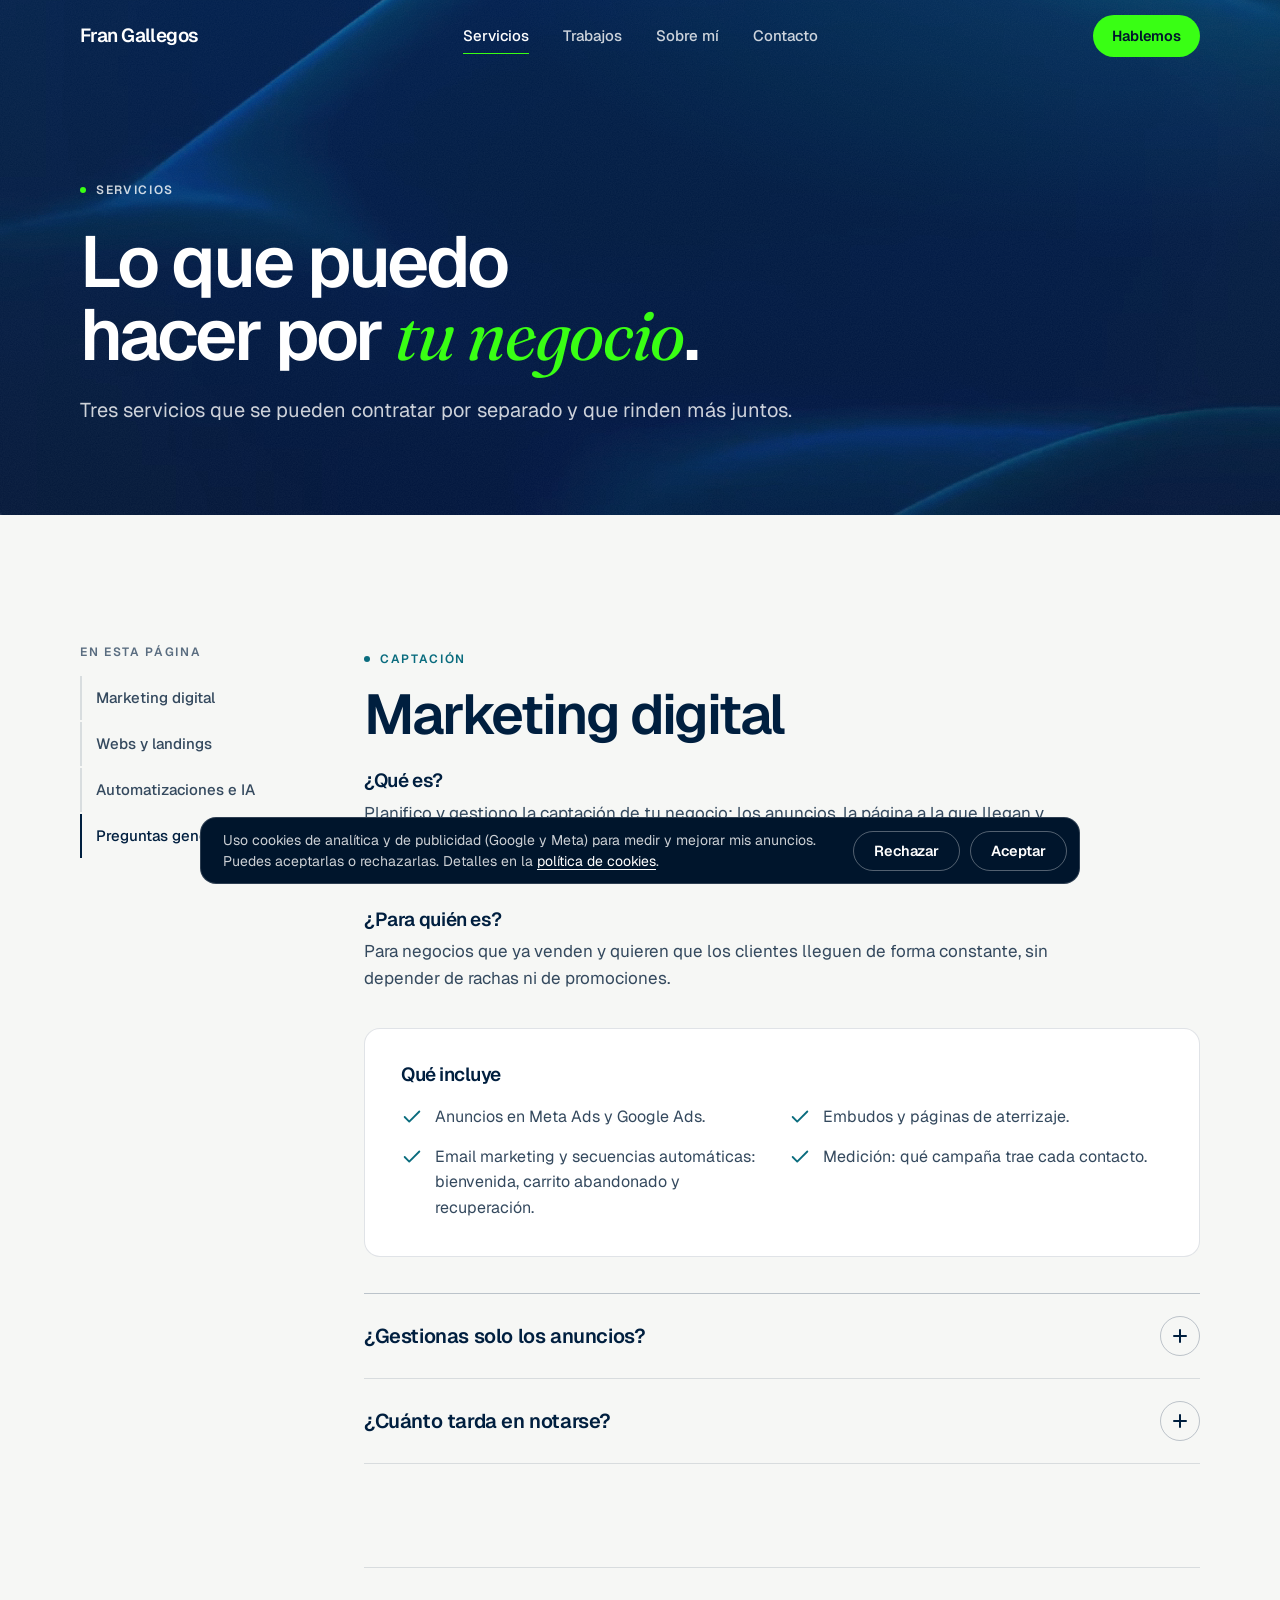
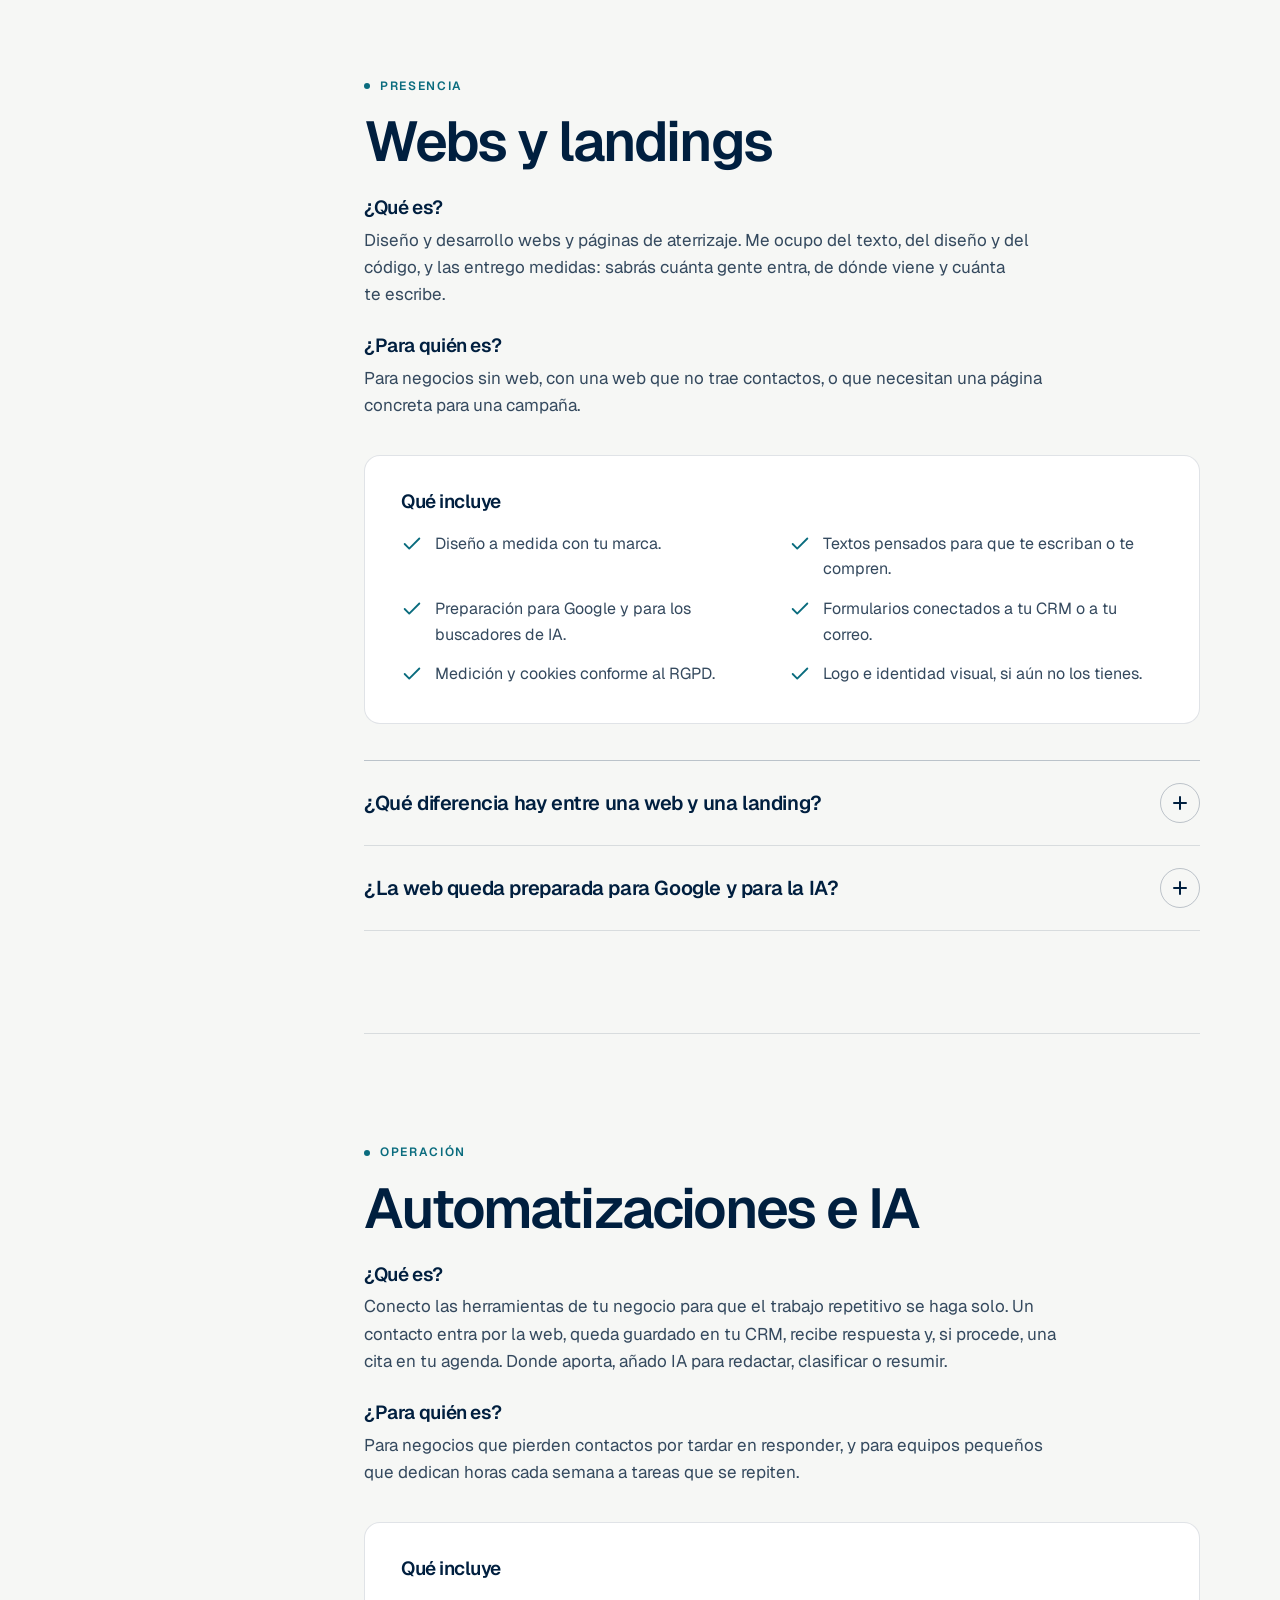
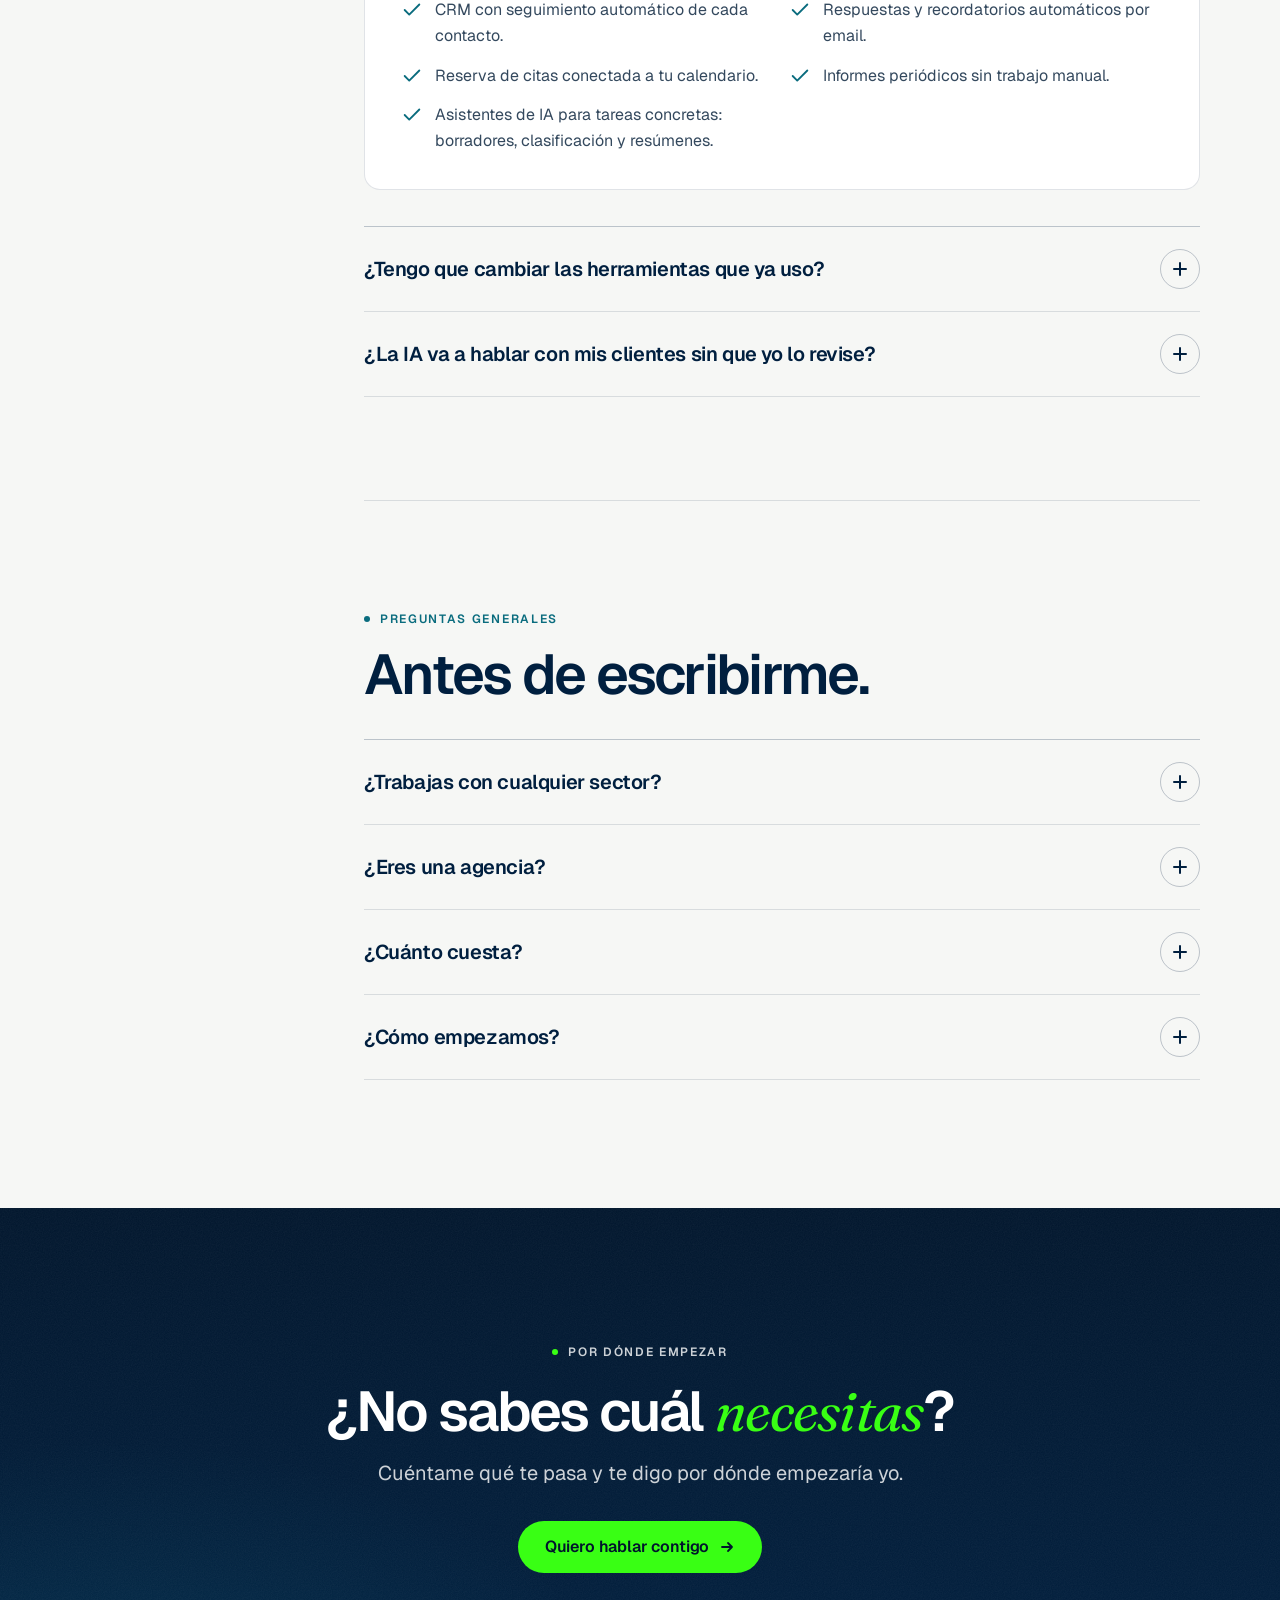
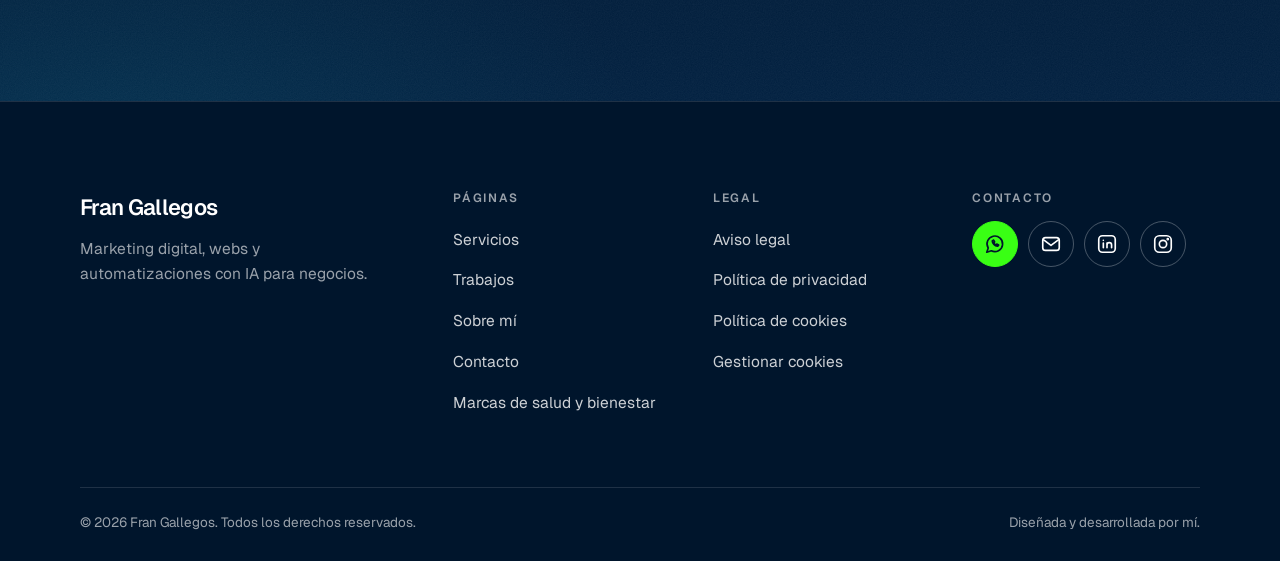
<file: servicios/index.html>
<!doctype html>
<html lang="es">
<head>
<meta charset="utf-8" />
<meta name="viewport" content="width=device-width, initial-scale=1, viewport-fit=cover" />
<title>Servicios: marketing, webs y automatizaciones | Fran Gallegos</title>
<meta name="description" content="Marketing digital, diseño y desarrollo web, y automatizaciones con IA para negocios de cualquier sector. Qué incluye cada servicio y para quién es." />
<link rel="canonical" href="https://frangallegosr.com/servicios/" />
<meta property="og:title" content="Servicios: marketing, webs y automatizaciones | Fran Gallegos" />
<meta property="og:description" content="Qué incluye cada servicio y para quién es: marketing digital, webs y landings, y automatizaciones con IA." />
<meta property="og:url" content="https://frangallegosr.com/servicios/" />
<meta name="twitter:title" content="Servicios | Fran Gallegos" />
<meta name="twitter:description" content="Marketing digital, webs y landings, y automatizaciones con IA para negocios de cualquier sector." />
<!-- HEAD:INICIO -->
<meta name="author" content="Fran Gallegos Romero" />
<meta name="robots" content="index, follow, max-snippet:-1, max-image-preview:large, max-video-preview:-1" />
<meta property="og:type" content="website" />
<meta property="og:locale" content="es_ES" />
<meta property="og:site_name" content="Fran Gallegos" />
<meta property="og:image" content="https://frangallegosr.com/fran-gallegos-og.jpg" />
<meta property="og:image:width" content="1000" />
<meta property="og:image:height" content="1000" />
<meta property="og:image:alt" content="Fran Gallegos" />
<meta name="twitter:card" content="summary" />
<meta name="twitter:image" content="https://frangallegosr.com/fran-gallegos-og.jpg" />
<link rel="icon" href="/favicon.ico" sizes="any" />
<link rel="icon" type="image/png" sizes="32x32" href="/assets/favicon-32.png" />
<link rel="icon" type="image/png" sizes="16x16" href="/assets/favicon-16.png" />
<link rel="apple-touch-icon" href="/assets/apple-touch-icon.png" />
<meta name="theme-color" content="#00152C" />
<link rel="preconnect" href="https://fonts.googleapis.com" />
<link rel="preconnect" href="https://fonts.gstatic.com" crossorigin />
<link href="https://fonts.googleapis.com/css2?family=Fraunces:ital,wght@1,400&family=Geist:wght@400;500;600&display=swap" rel="stylesheet" />
<link rel="stylesheet" href="/site.css" />
<script>document.documentElement.className += " js";</script>
<!-- HEAD:FIN -->

<script type="application/ld+json">
{
  "@context": "https://schema.org",
  "@graph": [
    {
      "@type": "WebPage",
      "@id": "https://frangallegosr.com/servicios/#pagina",
      "url": "https://frangallegosr.com/servicios/",
      "name": "Servicios | Fran Gallegos",
      "inLanguage": "es",
      "isPartOf": { "@id": "https://frangallegosr.com/#web" }
    },
    {
      "@type": "Service",
      "@id": "https://frangallegosr.com/servicios/#marketing-digital",
      "name": "Marketing digital",
      "serviceType": "Marketing digital",
      "url": "https://frangallegosr.com/servicios/#marketing-digital",
      "description": "Planificación y gestión de la captación: anuncios en Meta Ads y Google Ads, embudos y páginas de aterrizaje, email marketing y medición.",
      "provider": { "@id": "https://frangallegosr.com/#negocio" },
      "areaServed": ["España", "Latinoamérica"]
    },
    {
      "@type": "Service",
      "@id": "https://frangallegosr.com/servicios/#webs-y-landings",
      "name": "Webs y landings",
      "serviceType": "Diseño y desarrollo web",
      "url": "https://frangallegosr.com/servicios/#webs-y-landings",
      "description": "Diseño y desarrollo de webs y páginas de aterrizaje: textos, diseño, código, medición y preparación para Google y para los buscadores de IA.",
      "provider": { "@id": "https://frangallegosr.com/#negocio" },
      "areaServed": ["España", "Latinoamérica"]
    },
    {
      "@type": "Service",
      "@id": "https://frangallegosr.com/servicios/#automatizaciones-e-ia",
      "name": "Automatizaciones e IA",
      "serviceType": "Automatización de procesos e inteligencia artificial",
      "url": "https://frangallegosr.com/servicios/#automatizaciones-e-ia",
      "description": "Conexión de web, CRM, email y agenda para que el trabajo repetitivo se haga solo, con IA donde aporta: redactar, clasificar y resumir.",
      "provider": { "@id": "https://frangallegosr.com/#negocio" },
      "areaServed": ["España", "Latinoamérica"]
    },
    {
      "@type": "FAQPage",
      "@id": "https://frangallegosr.com/servicios/#preguntas",
      "mainEntity": [
        { "@type": "Question", "name": "¿Gestionas solo los anuncios?", "acceptedAnswer": { "@type": "Answer", "text": "Puedo hacerlo, pero no lo recomiendo. Un anuncio que lleva a una página confusa pierde dinero. Por eso reviso siempre el recorrido completo: anuncio, página y seguimiento. Si ya tienes una pieza que funciona, la mantengo y trabajo sobre el resto." } },
        { "@type": "Question", "name": "¿Cuánto tarda en notarse el marketing digital?", "acceptedAnswer": { "@type": "Answer", "text": "Los primeros indicadores suelen verse entre 30 y 45 días después de activar la captación. Que el sistema se asiente lleva entre 90 y 120 días." } },
        { "@type": "Question", "name": "¿Qué diferencia hay entre una web y una landing?", "acceptedAnswer": { "@type": "Answer", "text": "Una web presenta tu negocio completo y sirve para que te encuentren en Google. Una landing es una sola página con un único objetivo, normalmente recibir a quien llega desde un anuncio. Lo habitual es necesitar las dos: la web para el largo plazo y la landing para las campañas." } },
        { "@type": "Question", "name": "¿La web queda preparada para Google y para la IA?", "acceptedAnswer": { "@type": "Answer", "text": "Sí. Cada página se entrega con su título y descripción, datos estructurados, mapa del sitio y una estructura de preguntas y respuestas que tanto Google como los buscadores de IA pueden leer y citar. También cuido la velocidad de carga, que influye en el posicionamiento." } },
        { "@type": "Question", "name": "¿Tengo que cambiar las herramientas que ya uso?", "acceptedAnswer": { "@type": "Answer", "text": "No necesariamente. Primero miro qué usas y qué se puede conectar. Solo propongo cambiar una herramienta cuando la actual impide automatizar algo importante, y te explico el motivo y el coste antes de tocar nada." } },
        { "@type": "Question", "name": "¿La IA va a hablar con mis clientes sin que yo lo revise?", "acceptedAnswer": { "@type": "Answer", "text": "Solo si tú lo decides. Lo habitual es empezar con la IA preparando borradores que una persona aprueba, y automatizar del todo únicamente las respuestas simples y repetitivas. Tú marcas qué se envía solo y qué pasa antes por ti." } },
        { "@type": "Question", "name": "¿Trabajas con cualquier sector?", "acceptedAnswer": { "@type": "Answer", "text": "Sí. He trabajado con industria, bodas, trasteros y marcas de salud y bienestar. El método es el mismo: entender cómo llega hoy un cliente a tu negocio y construir lo que falta. Donde tengo más recorrido es en salud y bienestar y en eCommerce." } },
        { "@type": "Question", "name": "¿Eres una agencia?", "acceptedAnswer": { "@type": "Answer", "text": "No. Trabajo solo y con un máximo de 5 marcas a la vez. Hablas conmigo y soy yo quien diseña y construye. Si tu proyecto necesita algo que no hago, te lo digo antes de empezar." } },
        { "@type": "Question", "name": "¿Cuánto cuesta?", "acceptedAnswer": { "@type": "Answer", "text": "Depende del alcance. Después de una primera conversación te paso una propuesta por escrito, con precio, plazos, lo que incluye y lo que no." } },
        { "@type": "Question", "name": "¿Cómo empezamos?", "acceptedAnswer": { "@type": "Answer", "text": "Me escribes contándome qué necesitas. Si veo que puedo ayudarte, hacemos una llamada de 30 minutos y, si encajamos, te envío la propuesta." } }
      ]
    },
    {
      "@type": "BreadcrumbList",
      "itemListElement": [
        { "@type": "ListItem", "position": 1, "name": "Inicio", "item": "https://frangallegosr.com/" },
        { "@type": "ListItem", "position": 2, "name": "Servicios", "item": "https://frangallegosr.com/servicios/" }
      ]
    }
  ]
}
</script>
</head>
<body>
<a class="skip-link" href="#main">Saltar al contenido</a>

<!-- NAV:INICIO -->
<header class="site-header">
  <div class="container nav">
    <a class="nav-logo" href="/" aria-label="Fran Gallegos, inicio">Fran Gallegos</a>
    <nav class="nav-links" id="navLinks" aria-label="Principal">
      <a href="/servicios/">Servicios</a>
      <a href="/trabajos/">Trabajos</a>
      <a href="/sobre-mi/">Sobre mí</a>
      <a href="/contacto/">Contacto</a>
    </nav>
    <a class="btn btn--neon btn--sm" href="/contacto/" data-cta="menu">Hablemos</a>
    <button type="button" class="nav-toggle" aria-label="Abrir menú" aria-expanded="false" aria-controls="navLinks"><span></span></button>
  </div>
</header>
<!-- NAV:FIN -->

<main id="main">

  <section class="page-hero on-navy">
    <div class="hero-bg" aria-hidden="true">
      <span class="aurora aurora--teal"></span>
      <span class="aurora aurora--sky"></span>
      <div class="hero-grid"></div>
    </div>
    <div class="container">
      <p class="eyebrow">Servicios</p>
      <h1>Lo que puedo hacer por <em class="accent">tu negocio</em>.</h1>
      <p class="lead">Tres servicios que se pueden contratar por separado y que rinden más juntos.</p>
    </div>
  </section>

  <section class="section">
    <div class="container svc-layout">

      <nav class="svc-index" aria-label="En esta página">
        <p>En esta página</p>
        <a href="#marketing-digital">Marketing digital</a>
        <a href="#webs-y-landings">Webs y landings</a>
        <a href="#automatizaciones-e-ia">Automatizaciones e IA</a>
        <a href="#preguntas">Preguntas generales</a>
      </nav>

      <div>

        <!-- ============= MARKETING DIGITAL ============= -->
        <article class="svc-block" id="marketing-digital">
          <p class="eyebrow">Captación</p>
          <h2 class="h2">Marketing digital</h2>
          <div class="qa">
            <div>
              <h3>¿Qué es?</h3>
              <p>Planifico y gestiono la captación de tu negocio: los anuncios, la página a la que llegan y los emails que siguen después. Las tres piezas se diseñan juntas para que cada visita tenga un recorrido claro hasta el contacto o la compra.</p>
            </div>
            <div>
              <h3>¿Para quién es?</h3>
              <p>Para negocios que ya venden y quieren que los clientes lleguen de forma constante, sin depender de rachas ni de promociones.</p>
            </div>
          </div>
          <div class="includes">
            <h3>Qué incluye</h3>
            <ul>
              <li><svg viewBox="0 0 24 24" fill="none" stroke="currentColor" stroke-width="2" stroke-linecap="round" stroke-linejoin="round" aria-hidden="true"><polyline points="20 6 9 17 4 12"/></svg><span>Anuncios en Meta Ads y Google Ads.</span></li>
              <li><svg viewBox="0 0 24 24" fill="none" stroke="currentColor" stroke-width="2" stroke-linecap="round" stroke-linejoin="round" aria-hidden="true"><polyline points="20 6 9 17 4 12"/></svg><span>Embudos y páginas de aterrizaje.</span></li>
              <li><svg viewBox="0 0 24 24" fill="none" stroke="currentColor" stroke-width="2" stroke-linecap="round" stroke-linejoin="round" aria-hidden="true"><polyline points="20 6 9 17 4 12"/></svg><span>Email marketing y secuencias automáticas: bienvenida, carrito abandonado y recuperación.</span></li>
              <li><svg viewBox="0 0 24 24" fill="none" stroke="currentColor" stroke-width="2" stroke-linecap="round" stroke-linejoin="round" aria-hidden="true"><polyline points="20 6 9 17 4 12"/></svg><span>Medición: qué campaña trae cada contacto.</span></li>
            </ul>
          </div>
          <div class="faq">
            <details>
              <summary><h3>¿Gestionas solo los anuncios?</h3><span class="plus" aria-hidden="true"></span></summary>
              <p class="answer">Puedo hacerlo, pero no lo recomiendo. Un anuncio que lleva a una página confusa pierde dinero. Por eso reviso siempre el recorrido completo: anuncio, página y seguimiento. Si ya tienes una pieza que funciona, la mantengo y trabajo sobre el resto.</p>
            </details>
            <details>
              <summary><h3>¿Cuánto tarda en notarse?</h3><span class="plus" aria-hidden="true"></span></summary>
              <p class="answer">Los primeros indicadores suelen verse entre 30 y 45 días después de activar la captación. Que el sistema se asiente lleva entre 90 y 120 días.</p>
            </details>
          </div>
        </article>

        <!-- ============= WEBS Y LANDINGS ============= -->
        <article class="svc-block" id="webs-y-landings">
          <p class="eyebrow">Presencia</p>
          <h2 class="h2">Webs y landings</h2>
          <div class="qa">
            <div>
              <h3>¿Qué es?</h3>
              <p>Diseño y desarrollo webs y páginas de aterrizaje. Me ocupo del texto, del diseño y del código, y las entrego medidas: sabrás cuánta gente entra, de dónde viene y cuánta te escribe.</p>
            </div>
            <div>
              <h3>¿Para quién es?</h3>
              <p>Para negocios sin web, con una web que no trae contactos, o que necesitan una página concreta para una campaña.</p>
            </div>
          </div>
          <div class="includes">
            <h3>Qué incluye</h3>
            <ul>
              <li><svg viewBox="0 0 24 24" fill="none" stroke="currentColor" stroke-width="2" stroke-linecap="round" stroke-linejoin="round" aria-hidden="true"><polyline points="20 6 9 17 4 12"/></svg><span>Diseño a medida con tu marca.</span></li>
              <li><svg viewBox="0 0 24 24" fill="none" stroke="currentColor" stroke-width="2" stroke-linecap="round" stroke-linejoin="round" aria-hidden="true"><polyline points="20 6 9 17 4 12"/></svg><span>Textos pensados para que te escriban o te compren.</span></li>
              <li><svg viewBox="0 0 24 24" fill="none" stroke="currentColor" stroke-width="2" stroke-linecap="round" stroke-linejoin="round" aria-hidden="true"><polyline points="20 6 9 17 4 12"/></svg><span>Preparación para Google y para los buscadores de IA.</span></li>
              <li><svg viewBox="0 0 24 24" fill="none" stroke="currentColor" stroke-width="2" stroke-linecap="round" stroke-linejoin="round" aria-hidden="true"><polyline points="20 6 9 17 4 12"/></svg><span>Formularios conectados a tu CRM o a tu correo.</span></li>
              <li><svg viewBox="0 0 24 24" fill="none" stroke="currentColor" stroke-width="2" stroke-linecap="round" stroke-linejoin="round" aria-hidden="true"><polyline points="20 6 9 17 4 12"/></svg><span>Medición y cookies conforme al RGPD.</span></li>
              <li><svg viewBox="0 0 24 24" fill="none" stroke="currentColor" stroke-width="2" stroke-linecap="round" stroke-linejoin="round" aria-hidden="true"><polyline points="20 6 9 17 4 12"/></svg><span>Logo e identidad visual, si aún no los tienes.</span></li>
            </ul>
          </div>
          <div class="faq">
            <details>
              <summary><h3>¿Qué diferencia hay entre una web y una landing?</h3><span class="plus" aria-hidden="true"></span></summary>
              <p class="answer">Una web presenta tu negocio completo y sirve para que te encuentren en Google. Una landing es una sola página con un único objetivo, normalmente recibir a quien llega desde un anuncio. Lo habitual es necesitar las dos: la web para el largo plazo y la landing para las campañas.</p>
            </details>
            <details>
              <summary><h3>¿La web queda preparada para Google y para la IA?</h3><span class="plus" aria-hidden="true"></span></summary>
              <p class="answer">Sí. Cada página se entrega con su título y descripción, datos estructurados, mapa del sitio y una estructura de preguntas y respuestas que tanto Google como los buscadores de IA pueden leer y citar. También cuido la velocidad de carga, que influye en el posicionamiento.</p>
            </details>
          </div>
        </article>

        <!-- ============= AUTOMATIZACIONES E IA ============= -->
        <article class="svc-block" id="automatizaciones-e-ia">
          <p class="eyebrow">Operación</p>
          <h2 class="h2">Automatizaciones e IA</h2>
          <div class="qa">
            <div>
              <h3>¿Qué es?</h3>
              <p>Conecto las herramientas de tu negocio para que el trabajo repetitivo se haga solo. Un contacto entra por la web, queda guardado en tu CRM, recibe respuesta y, si procede, una cita en tu agenda. Donde aporta, añado IA para redactar, clasificar o resumir.</p>
            </div>
            <div>
              <h3>¿Para quién es?</h3>
              <p>Para negocios que pierden contactos por tardar en responder, y para equipos pequeños que dedican horas cada semana a tareas que se repiten.</p>
            </div>
          </div>
          <div class="includes">
            <h3>Qué incluye</h3>
            <ul>
              <li><svg viewBox="0 0 24 24" fill="none" stroke="currentColor" stroke-width="2" stroke-linecap="round" stroke-linejoin="round" aria-hidden="true"><polyline points="20 6 9 17 4 12"/></svg><span>CRM con seguimiento automático de cada contacto.</span></li>
              <li><svg viewBox="0 0 24 24" fill="none" stroke="currentColor" stroke-width="2" stroke-linecap="round" stroke-linejoin="round" aria-hidden="true"><polyline points="20 6 9 17 4 12"/></svg><span>Respuestas y recordatorios automáticos por email.</span></li>
              <li><svg viewBox="0 0 24 24" fill="none" stroke="currentColor" stroke-width="2" stroke-linecap="round" stroke-linejoin="round" aria-hidden="true"><polyline points="20 6 9 17 4 12"/></svg><span>Reserva de citas conectada a tu calendario.</span></li>
              <li><svg viewBox="0 0 24 24" fill="none" stroke="currentColor" stroke-width="2" stroke-linecap="round" stroke-linejoin="round" aria-hidden="true"><polyline points="20 6 9 17 4 12"/></svg><span>Informes periódicos sin trabajo manual.</span></li>
              <li><svg viewBox="0 0 24 24" fill="none" stroke="currentColor" stroke-width="2" stroke-linecap="round" stroke-linejoin="round" aria-hidden="true"><polyline points="20 6 9 17 4 12"/></svg><span>Asistentes de IA para tareas concretas: borradores, clasificación y resúmenes.</span></li>
            </ul>
          </div>
          <div class="faq">
            <details>
              <summary><h3>¿Tengo que cambiar las herramientas que ya uso?</h3><span class="plus" aria-hidden="true"></span></summary>
              <p class="answer">No necesariamente. Primero miro qué usas y qué se puede conectar. Solo propongo cambiar una herramienta cuando la actual impide automatizar algo importante, y te explico el motivo y el coste antes de tocar nada.</p>
            </details>
            <details>
              <summary><h3>¿La IA va a hablar con mis clientes sin que yo lo revise?</h3><span class="plus" aria-hidden="true"></span></summary>
              <p class="answer">Solo si tú lo decides. Lo habitual es empezar con la IA preparando borradores que una persona aprueba, y automatizar del todo únicamente las respuestas simples y repetitivas. Tú marcas qué se envía solo y qué pasa antes por ti.</p>
            </details>
          </div>
        </article>

        <!-- ============= PREGUNTAS GENERALES ============= -->
        <article class="svc-block" id="preguntas">
          <p class="eyebrow">Preguntas generales</p>
          <h2 class="h2">Antes de escribirme.</h2>
          <div class="faq">
            <details>
              <summary><h3>¿Trabajas con cualquier sector?</h3><span class="plus" aria-hidden="true"></span></summary>
              <p class="answer">Sí. He trabajado con industria, bodas, trasteros y marcas de salud y bienestar. El método es el mismo: entender cómo llega hoy un cliente a tu negocio y construir lo que falta. Donde tengo más recorrido es en salud y bienestar y en eCommerce.</p>
            </details>
            <details>
              <summary><h3>¿Eres una agencia?</h3><span class="plus" aria-hidden="true"></span></summary>
              <p class="answer">No. Trabajo solo y con un máximo de 5 marcas a la vez. Hablas conmigo y soy yo quien diseña y construye. Si tu proyecto necesita algo que no hago, te lo digo antes de empezar.</p>
            </details>
            <details>
              <summary><h3>¿Cuánto cuesta?</h3><span class="plus" aria-hidden="true"></span></summary>
              <p class="answer">Depende del alcance. Después de una primera conversación te paso una propuesta por escrito, con precio, plazos, lo que incluye y lo que no.</p>
            </details>
            <details>
              <summary><h3>¿Cómo empezamos?</h3><span class="plus" aria-hidden="true"></span></summary>
              <p class="answer">Me escribes contándome qué necesitas. Si veo que puedo ayudarte, hacemos una llamada de 30 minutos y, si encajamos, te envío la propuesta.</p>
            </details>
          </div>
        </article>

      </div>
    </div>
  </section>

  <section class="section band on-navy cta-band" data-anim>
    <div class="band-bg" aria-hidden="true">
      <span class="aurora aurora--teal"></span>
      <span class="aurora aurora--sky"></span>
    </div>
    <div class="container reveal">
      <p class="eyebrow">Por dónde empezar</p>
      <h2 class="h2">¿No sabes cuál <em class="accent">necesitas</em>?</h2>
      <p class="lead">Cuéntame qué te pasa y te digo por dónde empezaría yo.</p>
      <a class="btn btn--neon" href="/contacto/" data-cta="servicios">Quiero hablar contigo
        <svg class="arrow" viewBox="0 0 16 16" fill="none" stroke="currentColor" stroke-width="1.8" stroke-linecap="round" stroke-linejoin="round" aria-hidden="true"><path d="M3 8h10M9 4l4 4-4 4"/></svg>
      </a>
    </div>
  </section>

</main>

<!-- PIE:INICIO -->
<footer class="site-footer">
  <div class="container">
    <div class="foot-grid">
      <div class="foot-brand">
        <a class="foot-logo" href="/">Fran Gallegos</a>
        <p>Marketing digital, webs y automatizaciones con IA para negocios.</p>
      </div>
      <nav class="foot-col" aria-label="Páginas">
        <h2>Páginas</h2>
        <ul>
          <li><a href="/servicios/">Servicios</a></li>
          <li><a href="/trabajos/">Trabajos</a></li>
          <li><a href="/sobre-mi/">Sobre mí</a></li>
          <li><a href="/contacto/">Contacto</a></li>
          <li><a href="/salud-bienestar/">Marcas de salud y bienestar</a></li>
        </ul>
      </nav>
      <nav class="foot-col" aria-label="Legal">
        <h2>Legal</h2>
        <ul>
          <li><a href="/aviso-legal.html">Aviso legal</a></li>
          <li><a href="/politica-privacidad.html">Política de privacidad</a></li>
          <li><a href="/politica-cookies.html">Política de cookies</a></li>
          <li><button type="button" data-cookie-reopen>Gestionar cookies</button></li>
        </ul>
      </nav>
      <div class="foot-col">
        <h2>Contacto</h2>
        <div class="foot-iconos">
          <a class="foot-ico foot-ico--wa" href="https://wa.me/34613832708?text=Hola%20Fran%2C%20vengo%20de%20tu%20web.%20Quiero%20contarte%20lo%20que%20necesita%20mi%20negocio." target="_blank" rel="noopener noreferrer" aria-label="Escríbeme por WhatsApp" title="WhatsApp" data-cta="pie_whatsapp"><svg viewBox="0 0 24 24" fill="none" stroke="currentColor" stroke-width="1.8" stroke-linecap="round" stroke-linejoin="round" aria-hidden="true"><path d="M3 21l1.6-4.7A8.5 8.5 0 1 1 8 19.4L3 21z"/><path d="M9 8.6c.1 2.6 2.7 5.5 5.7 5.9l1.3-1.3-2.1-1.1-.9.9c-1-.4-1.9-1.3-2.3-2.3l.9-.9-1.1-2.1L9 8.6z"/></svg></a>
          <a class="foot-ico" href="mailto:frangallegosgp@gmail.com" aria-label="Escríbeme un email" title="Email" data-cta="pie"><svg viewBox="0 0 24 24" fill="none" stroke="currentColor" stroke-width="1.8" stroke-linecap="round" stroke-linejoin="round" aria-hidden="true"><rect x="3" y="5" width="18" height="14" rx="3"/><path d="M4 7.5l8 6 8-6"/></svg></a>
          <a class="foot-ico" href="https://www.linkedin.com/in/frangallegosromero/" target="_blank" rel="noopener noreferrer" aria-label="LinkedIn" title="LinkedIn" data-red="linkedin"><svg viewBox="0 0 24 24" fill="none" stroke="currentColor" stroke-width="1.8" stroke-linecap="round" stroke-linejoin="round" aria-hidden="true"><rect x="3" y="3" width="18" height="18" rx="4"/><path d="M8 11v5M8 8v.01M12 16v-5M12 13a2.5 2.5 0 0 1 5 0v3"/></svg></a>
          <a class="foot-ico" href="https://www.instagram.com/frangallegosr/" target="_blank" rel="noopener noreferrer" aria-label="Instagram" title="Instagram" data-red="instagram"><svg viewBox="0 0 24 24" fill="none" stroke="currentColor" stroke-width="1.8" stroke-linecap="round" stroke-linejoin="round" aria-hidden="true"><rect x="3" y="3" width="18" height="18" rx="5"/><circle cx="12" cy="12" r="4"/><circle cx="17.2" cy="6.8" r=".6" fill="currentColor"/></svg></a>
        </div>
      </div>
    </div>
    <div class="foot-bottom">
      <span>© 2026 Fran Gallegos. Todos los derechos reservados.</span>
      <span>Diseñada y desarrollada por mí.</span>
    </div>
  </div>
</footer>
<!-- PIE:FIN -->

<script src="/site.js" defer></script>
</body>
</html>
</file>
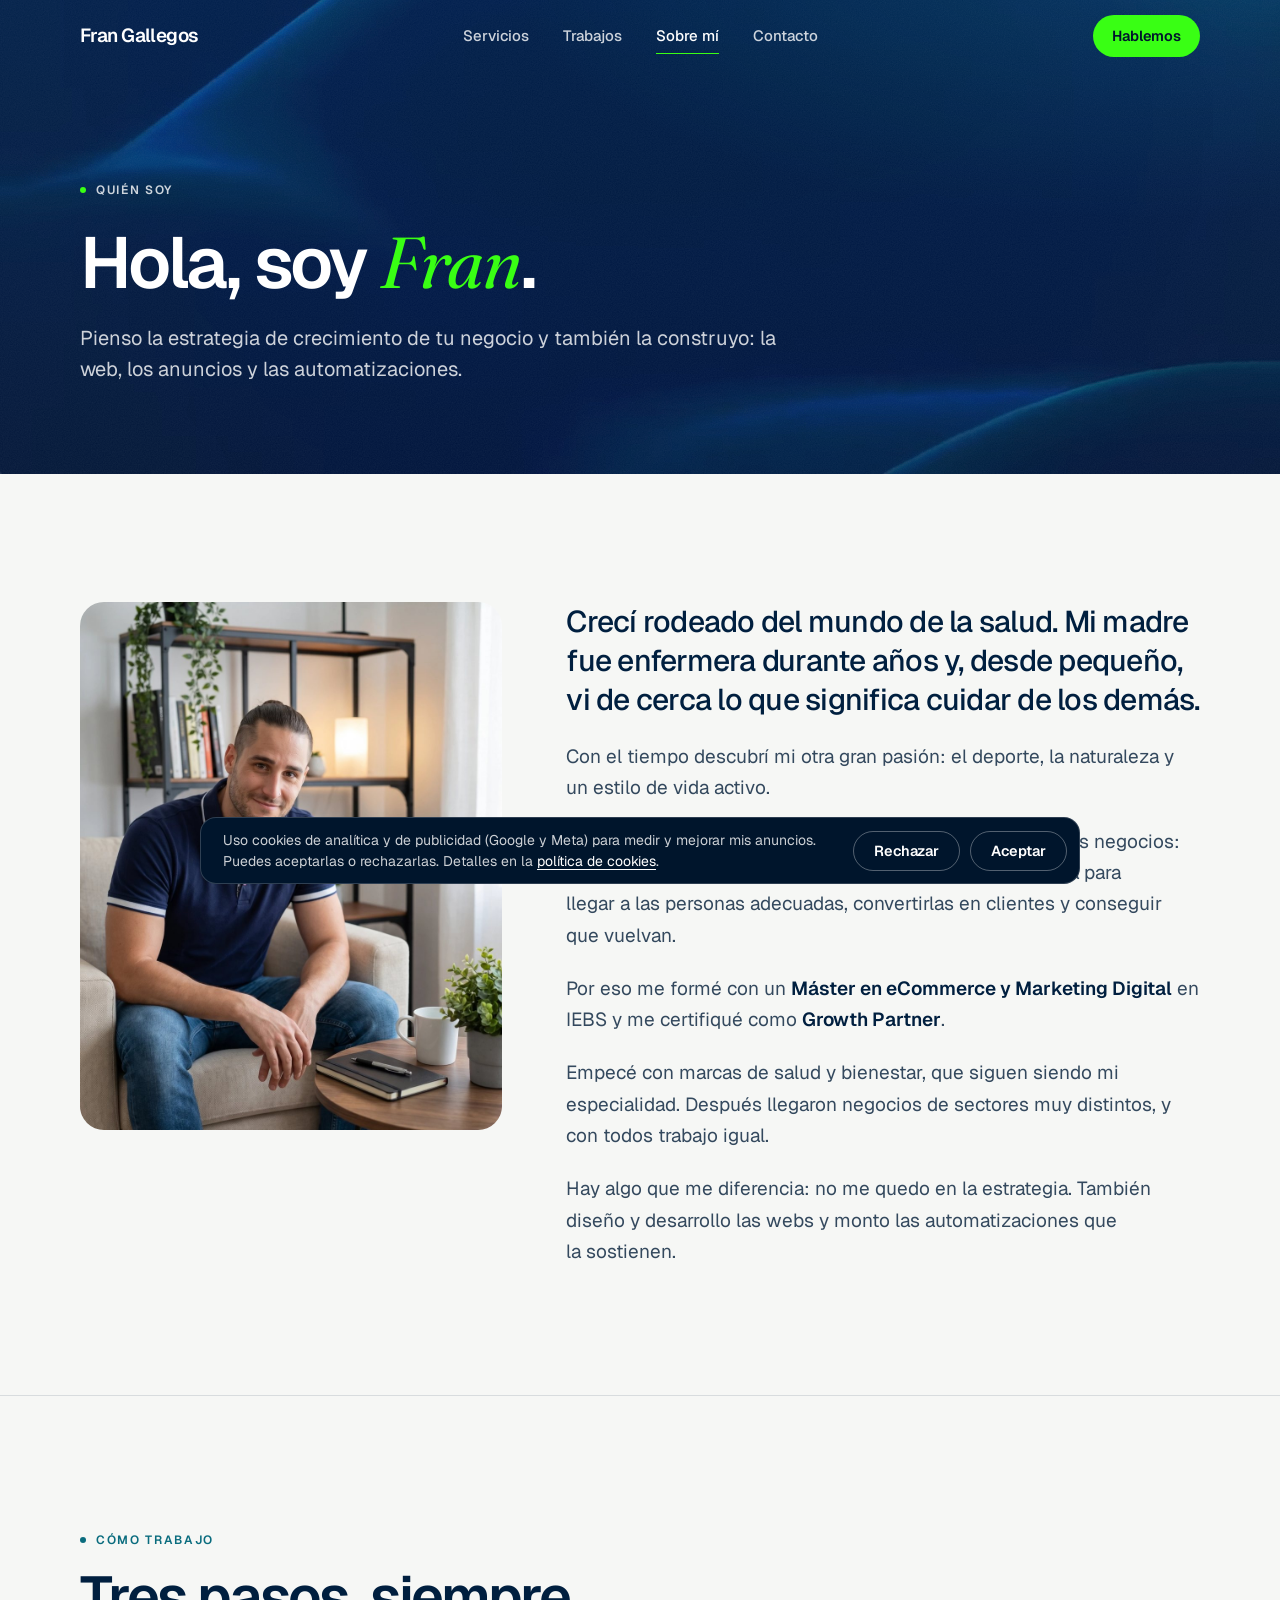
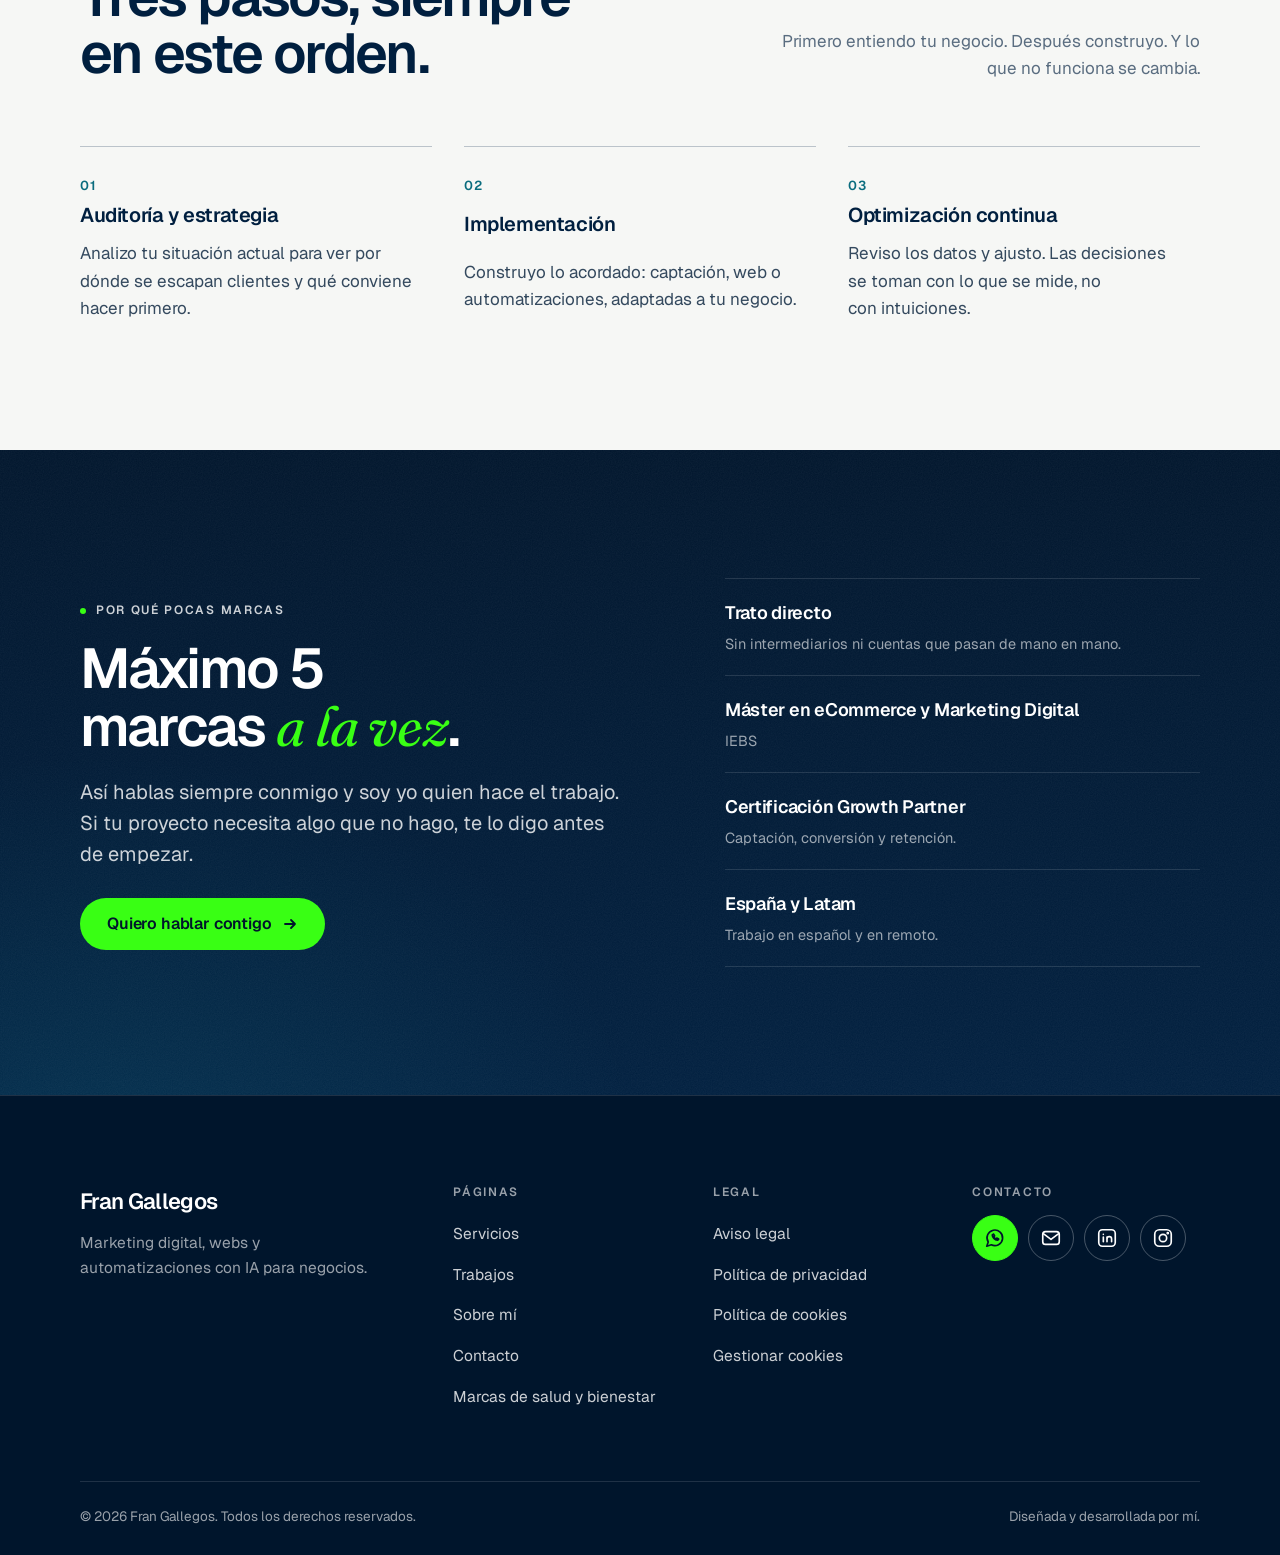
<file: sobre-mi/index.html>
<!doctype html>
<html lang="es">
<head>
<meta charset="utf-8" />
<meta name="viewport" content="width=device-width, initial-scale=1, viewport-fit=cover" />
<title>Quién es Fran Gallegos | Marketing digital, webs e IA</title>
<meta name="description" content="Soy Fran Gallegos. Pienso la estrategia de crecimiento de tu negocio y también la construyo: la web, los anuncios y las automatizaciones." />
<link rel="canonical" href="https://frangallegosr.com/sobre-mi/" />
<meta property="og:title" content="Quién es Fran Gallegos | Marketing digital, webs e IA" />
<meta property="og:description" content="Pienso la estrategia de crecimiento de tu negocio y también la construyo: la web, los anuncios y las automatizaciones." />
<meta property="og:url" content="https://frangallegosr.com/sobre-mi/" />
<meta name="twitter:title" content="Quién soy | Fran Gallegos" />
<meta name="twitter:description" content="Pienso la estrategia de crecimiento de tu negocio y también la construyo." />
<!-- HEAD:INICIO -->
<meta name="author" content="Fran Gallegos Romero" />
<meta name="robots" content="index, follow, max-snippet:-1, max-image-preview:large, max-video-preview:-1" />
<meta property="og:type" content="website" />
<meta property="og:locale" content="es_ES" />
<meta property="og:site_name" content="Fran Gallegos" />
<meta property="og:image" content="https://frangallegosr.com/fran-gallegos-og.jpg" />
<meta property="og:image:width" content="1000" />
<meta property="og:image:height" content="1000" />
<meta property="og:image:alt" content="Fran Gallegos" />
<meta name="twitter:card" content="summary" />
<meta name="twitter:image" content="https://frangallegosr.com/fran-gallegos-og.jpg" />
<link rel="icon" href="/favicon.ico" sizes="any" />
<link rel="icon" type="image/png" sizes="32x32" href="/assets/favicon-32.png" />
<link rel="icon" type="image/png" sizes="16x16" href="/assets/favicon-16.png" />
<link rel="apple-touch-icon" href="/assets/apple-touch-icon.png" />
<meta name="theme-color" content="#00152C" />
<link rel="preconnect" href="https://fonts.googleapis.com" />
<link rel="preconnect" href="https://fonts.gstatic.com" crossorigin />
<link href="https://fonts.googleapis.com/css2?family=Fraunces:ital,wght@1,400&family=Geist:wght@400;500;600&display=swap" rel="stylesheet" />
<link rel="stylesheet" href="/site.css" />
<script>document.documentElement.className += " js";</script>
<!-- HEAD:FIN -->

<script type="application/ld+json">
{
  "@context": "https://schema.org",
  "@graph": [
    {
      "@type": "AboutPage",
      "@id": "https://frangallegosr.com/sobre-mi/#pagina",
      "url": "https://frangallegosr.com/sobre-mi/",
      "name": "Quién soy | Fran Gallegos",
      "inLanguage": "es",
      "isPartOf": { "@id": "https://frangallegosr.com/#web" },
      "mainEntity": { "@id": "https://frangallegosr.com/#fran" }
    },
    {
      "@type": "Person",
      "@id": "https://frangallegosr.com/#fran",
      "name": "Fran Gallegos",
      "alternateName": "Fran Gallegos Romero",
      "url": "https://frangallegosr.com/sobre-mi/",
      "image": "https://frangallegosr.com/assets/fran-gallegos-2026-10.jpg",
      "jobTitle": "Growth Partner",
      "description": "Profesional independiente de marketing digital, diseño y desarrollo web y automatizaciones con IA. Trabaja con un máximo de 5 marcas a la vez.",
      "alumniOf": { "@type": "EducationalOrganization", "name": "IEBS" },
      "hasCredential": [
        { "@type": "EducationalOccupationalCredential", "name": "Máster en eCommerce y Marketing Digital", "recognizedBy": { "@type": "EducationalOrganization", "name": "IEBS" } },
        { "@type": "EducationalOccupationalCredential", "name": "Certificación Ecom Growth Partner" }
      ],
      "sameAs": [
        "https://www.linkedin.com/in/frangallegosromero",
        "https://www.instagram.com/frangallegosr"
      ]
    },
    {
      "@type": "BreadcrumbList",
      "itemListElement": [
        { "@type": "ListItem", "position": 1, "name": "Inicio", "item": "https://frangallegosr.com/" },
        { "@type": "ListItem", "position": 2, "name": "Quién soy", "item": "https://frangallegosr.com/sobre-mi/" }
      ]
    }
  ]
}
</script>
</head>
<body>
<a class="skip-link" href="#main">Saltar al contenido</a>

<!-- NAV:INICIO -->
<header class="site-header">
  <div class="container nav">
    <a class="nav-logo" href="/" aria-label="Fran Gallegos, inicio">Fran Gallegos</a>
    <nav class="nav-links" id="navLinks" aria-label="Principal">
      <a href="/servicios/">Servicios</a>
      <a href="/trabajos/">Trabajos</a>
      <a href="/sobre-mi/">Sobre mí</a>
      <a href="/contacto/">Contacto</a>
    </nav>
    <a class="btn btn--neon btn--sm" href="/contacto/" data-cta="menu">Hablemos</a>
    <button type="button" class="nav-toggle" aria-label="Abrir menú" aria-expanded="false" aria-controls="navLinks"><span></span></button>
  </div>
</header>
<!-- NAV:FIN -->

<main id="main">

  <section class="page-hero on-navy">
    <div class="hero-bg" aria-hidden="true">
      <span class="aurora aurora--teal"></span>
      <span class="aurora aurora--sky"></span>
      <div class="hero-grid"></div>
    </div>
    <div class="container">
      <p class="eyebrow">Quién soy</p>
      <h1>Hola, soy <em class="accent">Fran</em>.</h1>
      <p class="lead">Pienso la estrategia de crecimiento de tu negocio y también la construyo: la web, los anuncios y las automatizaciones.</p>
    </div>
  </section>

  <section class="section">
    <div class="container about-grid">
      <figure class="about-photo reveal">
        <img src="/assets/fran-gallegos-2026-10.jpg" alt="Fran Gallegos" width="1000" height="1250" fetchpriority="high" decoding="async" />
      </figure>
      <div class="prose reveal">
        <p class="first">Crecí rodeado del mundo de la salud. Mi madre fue enfermera durante años y, desde pequeño, vi de cerca lo que significa cuidar de los demás.</p>
        <p>Con el tiempo descubrí mi otra gran pasión: el deporte, la naturaleza y un estilo de vida activo.</p>
        <p>Cuando entré en el marketing digital vi lo mismo en muchos negocios: buenos productos y buenos servicios, pero ningún sistema para llegar a las personas adecuadas, convertirlas en clientes y conseguir que vuelvan.</p>
        <p>Por eso me formé con un <strong>Máster en eCommerce y Marketing Digital</strong> en IEBS y me certifiqué como <strong>Growth Partner</strong>.</p>
        <p>Empecé con marcas de salud y bienestar, que siguen siendo mi especialidad. Después llegaron negocios de sectores muy distintos, y con todos trabajo igual.</p>
        <p>Hay algo que me diferencia: no me quedo en la estrategia. También diseño y desarrollo las webs y monto las automatizaciones que la sostienen.</p>
      </div>
    </div>
  </section>

  <section class="section section--line">
    <div class="container">
      <div class="sec-head reveal">
        <div>
          <p class="eyebrow">Cómo trabajo</p>
          <h2 class="h2">Tres pasos, siempre en este orden.</h2>
        </div>
        <p class="sec-note">Primero entiendo tu negocio. Después construyo. Y lo que no funciona se cambia.</p>
      </div>
      <ol class="steps steps--3">
        <li class="reveal">
          <h3>Auditoría y estrategia</h3>
          <p>Analizo tu situación actual para ver por dónde se escapan clientes y qué conviene hacer primero.</p>
        </li>
        <li class="reveal">
          <h3>Implementación</h3>
          <p>Construyo lo acordado: captación, web o automatizaciones, adaptadas a tu negocio.</p>
        </li>
        <li class="reveal">
          <h3>Optimización continua</h3>
          <p>Reviso los datos y ajusto. Las decisiones se toman con lo que se mide, no con intuiciones.</p>
        </li>
      </ol>
    </div>
  </section>

  <section class="section band on-navy" data-anim>
    <div class="band-bg" aria-hidden="true">
      <span class="aurora aurora--teal"></span>
      <span class="aurora aurora--sky"></span>
    </div>
    <div class="container band-grid">
      <div class="reveal">
        <p class="eyebrow">Por qué pocas marcas</p>
        <h2 class="h2">Máximo 5 marcas <em class="accent">a la vez</em>.</h2>
        <p class="lead">Así hablas siempre conmigo y soy yo quien hace el trabajo. Si tu proyecto necesita algo que no hago, te lo digo antes de empezar.</p>
        <a class="btn btn--neon" href="/contacto/" data-cta="sobre_mi">Quiero hablar contigo
          <svg class="arrow" viewBox="0 0 16 16" fill="none" stroke="currentColor" stroke-width="1.8" stroke-linecap="round" stroke-linejoin="round" aria-hidden="true"><path d="M3 8h10M9 4l4 4-4 4"/></svg>
        </a>
      </div>
      <ul class="facts reveal">
        <li><strong>Trato directo</strong><span>Sin intermediarios ni cuentas que pasan de mano en mano.</span></li>
        <li><strong>Máster en eCommerce y Marketing Digital</strong><span>IEBS</span></li>
        <li><strong>Certificación Growth Partner</strong><span>Captación, conversión y retención.</span></li>
        <li><strong>España y Latam</strong><span>Trabajo en español y en remoto.</span></li>
      </ul>
    </div>
  </section>

</main>

<!-- PIE:INICIO -->
<footer class="site-footer">
  <div class="container">
    <div class="foot-grid">
      <div class="foot-brand">
        <a class="foot-logo" href="/">Fran Gallegos</a>
        <p>Marketing digital, webs y automatizaciones con IA para negocios.</p>
      </div>
      <nav class="foot-col" aria-label="Páginas">
        <h2>Páginas</h2>
        <ul>
          <li><a href="/servicios/">Servicios</a></li>
          <li><a href="/trabajos/">Trabajos</a></li>
          <li><a href="/sobre-mi/">Sobre mí</a></li>
          <li><a href="/contacto/">Contacto</a></li>
          <li><a href="/salud-bienestar/">Marcas de salud y bienestar</a></li>
        </ul>
      </nav>
      <nav class="foot-col" aria-label="Legal">
        <h2>Legal</h2>
        <ul>
          <li><a href="/aviso-legal.html">Aviso legal</a></li>
          <li><a href="/politica-privacidad.html">Política de privacidad</a></li>
          <li><a href="/politica-cookies.html">Política de cookies</a></li>
          <li><button type="button" data-cookie-reopen>Gestionar cookies</button></li>
        </ul>
      </nav>
      <div class="foot-col">
        <h2>Contacto</h2>
        <div class="foot-iconos">
          <a class="foot-ico foot-ico--wa" href="https://wa.me/34613832708?text=Hola%20Fran%2C%20vengo%20de%20tu%20web.%20Quiero%20contarte%20lo%20que%20necesita%20mi%20negocio." target="_blank" rel="noopener noreferrer" aria-label="Escríbeme por WhatsApp" title="WhatsApp" data-cta="pie_whatsapp"><svg viewBox="0 0 24 24" fill="none" stroke="currentColor" stroke-width="1.8" stroke-linecap="round" stroke-linejoin="round" aria-hidden="true"><path d="M3 21l1.6-4.7A8.5 8.5 0 1 1 8 19.4L3 21z"/><path d="M9 8.6c.1 2.6 2.7 5.5 5.7 5.9l1.3-1.3-2.1-1.1-.9.9c-1-.4-1.9-1.3-2.3-2.3l.9-.9-1.1-2.1L9 8.6z"/></svg></a>
          <a class="foot-ico" href="mailto:frangallegosgp@gmail.com" aria-label="Escríbeme un email" title="Email" data-cta="pie"><svg viewBox="0 0 24 24" fill="none" stroke="currentColor" stroke-width="1.8" stroke-linecap="round" stroke-linejoin="round" aria-hidden="true"><rect x="3" y="5" width="18" height="14" rx="3"/><path d="M4 7.5l8 6 8-6"/></svg></a>
          <a class="foot-ico" href="https://www.linkedin.com/in/frangallegosromero/" target="_blank" rel="noopener noreferrer" aria-label="LinkedIn" title="LinkedIn" data-red="linkedin"><svg viewBox="0 0 24 24" fill="none" stroke="currentColor" stroke-width="1.8" stroke-linecap="round" stroke-linejoin="round" aria-hidden="true"><rect x="3" y="3" width="18" height="18" rx="4"/><path d="M8 11v5M8 8v.01M12 16v-5M12 13a2.5 2.5 0 0 1 5 0v3"/></svg></a>
          <a class="foot-ico" href="https://www.instagram.com/frangallegosr/" target="_blank" rel="noopener noreferrer" aria-label="Instagram" title="Instagram" data-red="instagram"><svg viewBox="0 0 24 24" fill="none" stroke="currentColor" stroke-width="1.8" stroke-linecap="round" stroke-linejoin="round" aria-hidden="true"><rect x="3" y="3" width="18" height="18" rx="5"/><circle cx="12" cy="12" r="4"/><circle cx="17.2" cy="6.8" r=".6" fill="currentColor"/></svg></a>
        </div>
      </div>
    </div>
    <div class="foot-bottom">
      <span>© 2026 Fran Gallegos. Todos los derechos reservados.</span>
      <span>Diseñada y desarrollada por mí.</span>
    </div>
  </div>
</footer>
<!-- PIE:FIN -->

<script src="/site.js" defer></script>
</body>
</html>
</file>
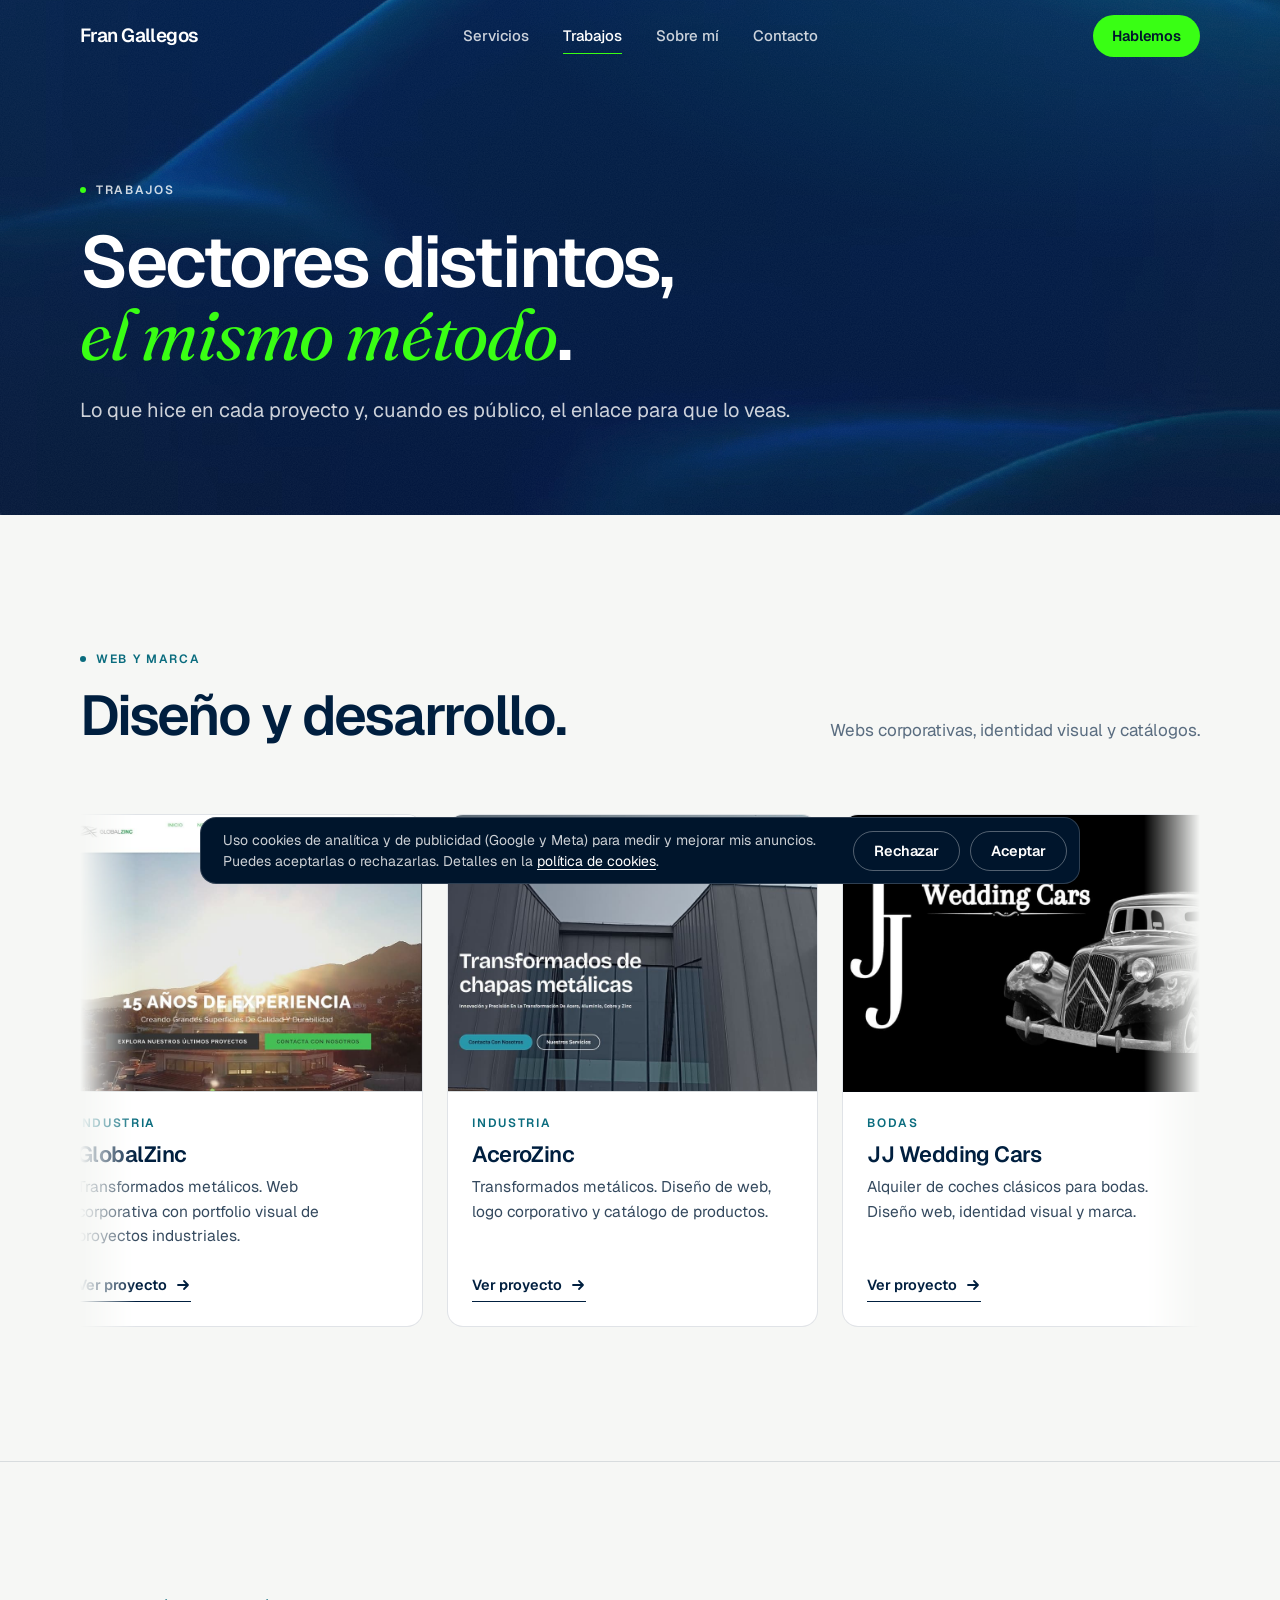
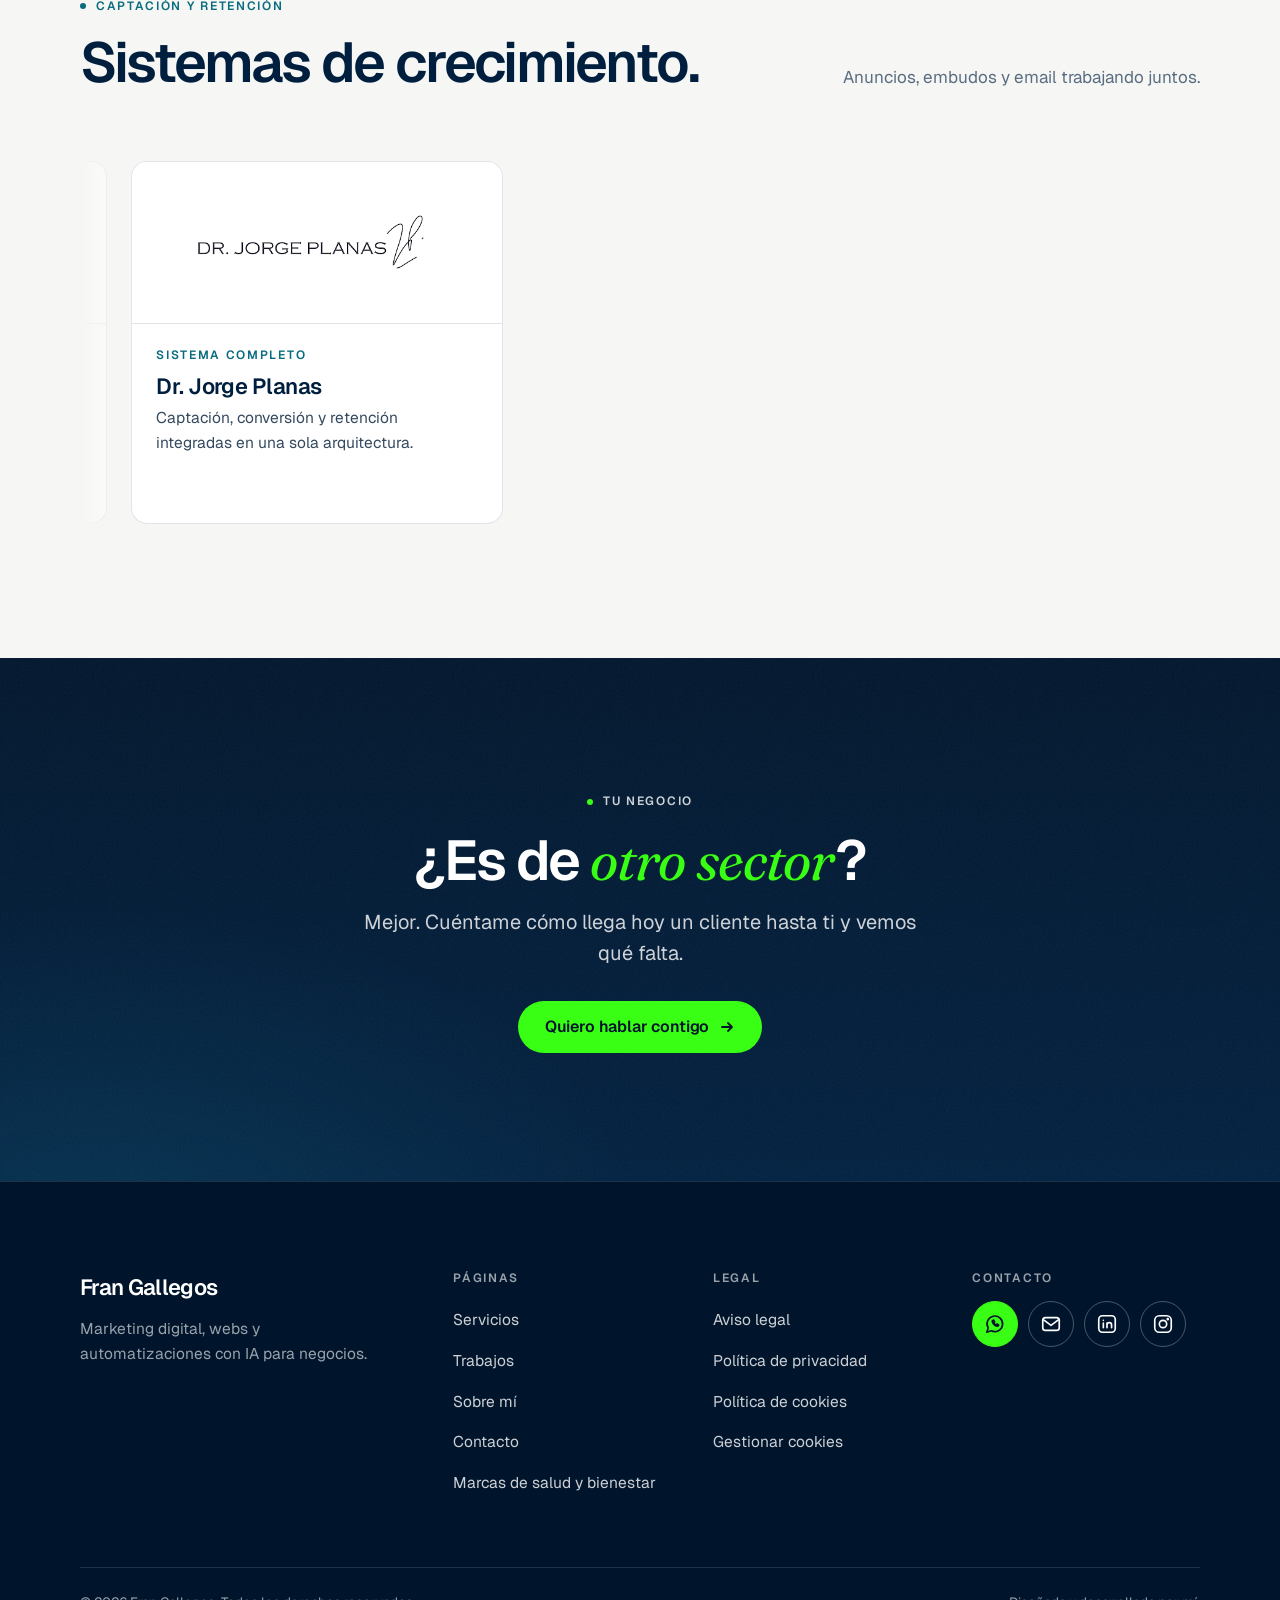
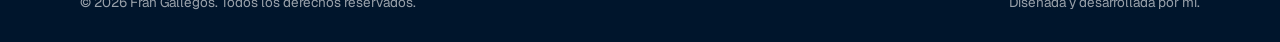
<file: trabajos/index.html>
<!doctype html>
<html lang="es">
<head>
<meta charset="utf-8" />
<meta name="viewport" content="width=device-width, initial-scale=1, viewport-fit=cover" />
<title>Trabajos: webs, marcas y sistemas de captación | Fran Gallegos</title>
<meta name="description" content="Proyectos de web, identidad visual y captación para negocios de industria, bodas, trasteros y salud y bienestar. Qué hice en cada uno." />
<link rel="canonical" href="https://frangallegosr.com/trabajos/" />
<meta property="og:title" content="Trabajos: webs, marcas y sistemas de captación | Fran Gallegos" />
<meta property="og:description" content="Proyectos de web, identidad visual y captación para negocios de sectores distintos. Qué hice en cada uno." />
<meta property="og:url" content="https://frangallegosr.com/trabajos/" />
<meta name="twitter:title" content="Trabajos | Fran Gallegos" />
<meta name="twitter:description" content="Webs, marcas y sistemas de captación para negocios de sectores distintos." />
<!-- HEAD:INICIO -->
<meta name="author" content="Fran Gallegos Romero" />
<meta name="robots" content="index, follow, max-snippet:-1, max-image-preview:large, max-video-preview:-1" />
<meta property="og:type" content="website" />
<meta property="og:locale" content="es_ES" />
<meta property="og:site_name" content="Fran Gallegos" />
<meta property="og:image" content="https://frangallegosr.com/fran-gallegos-og.jpg" />
<meta property="og:image:width" content="1000" />
<meta property="og:image:height" content="1000" />
<meta property="og:image:alt" content="Fran Gallegos" />
<meta name="twitter:card" content="summary" />
<meta name="twitter:image" content="https://frangallegosr.com/fran-gallegos-og.jpg" />
<link rel="icon" href="/favicon.ico" sizes="any" />
<link rel="icon" type="image/png" sizes="32x32" href="/assets/favicon-32.png" />
<link rel="icon" type="image/png" sizes="16x16" href="/assets/favicon-16.png" />
<link rel="apple-touch-icon" href="/assets/apple-touch-icon.png" />
<meta name="theme-color" content="#00152C" />
<link rel="preconnect" href="https://fonts.googleapis.com" />
<link rel="preconnect" href="https://fonts.gstatic.com" crossorigin />
<link href="https://fonts.googleapis.com/css2?family=Fraunces:ital,wght@1,400&family=Geist:wght@400;500;600&display=swap" rel="stylesheet" />
<link rel="stylesheet" href="/site.css" />
<script>document.documentElement.className += " js";</script>
<!-- HEAD:FIN -->

<script type="application/ld+json">
{
  "@context": "https://schema.org",
  "@graph": [
    {
      "@type": "CollectionPage",
      "@id": "https://frangallegosr.com/trabajos/#pagina",
      "url": "https://frangallegosr.com/trabajos/",
      "name": "Trabajos | Fran Gallegos",
      "inLanguage": "es",
      "isPartOf": { "@id": "https://frangallegosr.com/#web" },
      "author": { "@id": "https://frangallegosr.com/#fran" }
    },
    {
      "@type": "BreadcrumbList",
      "itemListElement": [
        { "@type": "ListItem", "position": 1, "name": "Inicio", "item": "https://frangallegosr.com/" },
        { "@type": "ListItem", "position": 2, "name": "Trabajos", "item": "https://frangallegosr.com/trabajos/" }
      ]
    }
  ]
}
</script>
</head>
<body>
<a class="skip-link" href="#main">Saltar al contenido</a>

<!-- NAV:INICIO -->
<header class="site-header">
  <div class="container nav">
    <a class="nav-logo" href="/" aria-label="Fran Gallegos, inicio">Fran Gallegos</a>
    <nav class="nav-links" id="navLinks" aria-label="Principal">
      <a href="/servicios/">Servicios</a>
      <a href="/trabajos/">Trabajos</a>
      <a href="/sobre-mi/">Sobre mí</a>
      <a href="/contacto/">Contacto</a>
    </nav>
    <a class="btn btn--neon btn--sm" href="/contacto/" data-cta="menu">Hablemos</a>
    <button type="button" class="nav-toggle" aria-label="Abrir menú" aria-expanded="false" aria-controls="navLinks"><span></span></button>
  </div>
</header>
<!-- NAV:FIN -->

<main id="main">

  <section class="page-hero on-navy">
    <div class="hero-bg" aria-hidden="true">
      <span class="aurora aurora--teal"></span>
      <span class="aurora aurora--sky"></span>
      <div class="hero-grid"></div>
    </div>
    <div class="container">
      <p class="eyebrow">Trabajos</p>
      <h1>Sectores distintos, <em class="accent">el mismo método</em>.</h1>
      <p class="lead">Lo que hice en cada proyecto y, cuando es público, el enlace para que lo veas.</p>
    </div>
  </section>

  <section class="section">
    <div class="container">
      <div class="sec-head reveal">
        <div>
          <p class="eyebrow">Web y marca</p>
          <h2 class="h2">Diseño y desarrollo.</h2>
        </div>
        <p class="sec-note">Webs corporativas, identidad visual y catálogos.</p>
      </div>

      <div class="carrusel reveal" data-carrusel="izquierda" data-anim role="region" aria-label="Webs y marcas">
      <div class="carrusel-pista">
        <a class="work-card" href="https://globalzinc.es" target="_blank" rel="noopener noreferrer">
          <div class="work-media"><img src="/assets/trabajo-globalzinc.jpg" alt="Web de GlobalZinc" width="900" height="855" decoding="async" /></div>
          <div class="work-body">
            <span class="work-kicker">Industria</span>
            <h3>GlobalZinc</h3>
            <p>Transformados metálicos. Web corporativa con portfolio visual de proyectos industriales.</p>
            <span class="link-arrow">Ver proyecto
              <svg class="arrow" viewBox="0 0 16 16" fill="none" stroke="currentColor" stroke-width="1.8" stroke-linecap="round" stroke-linejoin="round" aria-hidden="true"><path d="M3 8h10M9 4l4 4-4 4"/></svg>
            </span>
          </div>
        </a>
        <a class="work-card" href="https://acerozinc.com" target="_blank" rel="noopener noreferrer">
          <div class="work-media"><img src="/assets/trabajo-acerozinc.jpg" alt="Web de AceroZinc" width="900" height="752" decoding="async" /></div>
          <div class="work-body">
            <span class="work-kicker">Industria</span>
            <h3>AceroZinc</h3>
            <p>Transformados metálicos. Diseño de web, logo corporativo y catálogo de productos.</p>
            <span class="link-arrow">Ver proyecto
              <svg class="arrow" viewBox="0 0 16 16" fill="none" stroke="currentColor" stroke-width="1.8" stroke-linecap="round" stroke-linejoin="round" aria-hidden="true"><path d="M3 8h10M9 4l4 4-4 4"/></svg>
            </span>
          </div>
        </a>
        <a class="work-card" href="https://app-flota-jj.vercel.app/" target="_blank" rel="noopener noreferrer">
          <div class="work-media work-media--entera"><img src="/assets/trabajo-jjweddingcars.jpg" alt="Web de JJ Wedding Cars" width="900" height="486" loading="lazy" decoding="async" /></div>
          <div class="work-body">
            <span class="work-kicker">Bodas</span>
            <h3>JJ Wedding Cars</h3>
            <p>Alquiler de coches clásicos para bodas. Diseño web, identidad visual y marca.</p>
            <span class="link-arrow">Ver proyecto
              <svg class="arrow" viewBox="0 0 16 16" fill="none" stroke="currentColor" stroke-width="1.8" stroke-linecap="round" stroke-linejoin="round" aria-hidden="true"><path d="M3 8h10M9 4l4 4-4 4"/></svg>
            </span>
          </div>
        </a>
        <a class="work-card" href="https://trasterosalmeritras.es/" target="_blank" rel="noopener noreferrer">
          <div class="work-media"><img src="/assets/trabajo-trastero.jpg" alt="Web de Trasteros Almeritras" width="900" height="866" loading="lazy" decoding="async" /><span class="obra-cinta" aria-hidden="true"><span>En construcción</span></span></div>
          <div class="work-body">
            <span class="work-kicker">Trasteros</span>
            <h3>Trasteros Almeritras</h3>
            <p>Web y diseño de identidad visual para un servicio de trasteros. Todavía no está abierta al público.</p>
            <span class="link-arrow">Ver el aviso de obra
              <svg class="arrow" viewBox="0 0 16 16" fill="none" stroke="currentColor" stroke-width="1.8" stroke-linecap="round" stroke-linejoin="round" aria-hidden="true"><path d="M3 8h10M9 4l4 4-4 4"/></svg>
            </span>
          </div>
        </a>
      </div>
      </div>
    </div>
  </section>

  <section class="section section--line">
    <div class="container">
      <div class="sec-head reveal">
        <div>
          <p class="eyebrow">Captación y retención</p>
          <h2 class="h2">Sistemas de crecimiento.</h2>
        </div>
        <p class="sec-note">Anuncios, embudos y email trabajando juntos.</p>
      </div>

      <div class="carrusel reveal" data-carrusel="derecha" data-anim role="region" aria-label="Sistemas de crecimiento">
      <div class="carrusel-pista">
        <article class="work-card">
          <div class="work-media work-media--logo"><img src="/assets/logo-kumariyoga.png" alt="Kumari Yoga" width="520" height="167" loading="lazy" decoding="async" /></div>
          <div class="work-body">
            <span class="work-kicker">Captación y email</span>
            <h3>Kumari Yoga</h3>
            <p>Yoga online. Landing de captación, anuncios en Meta y secuencia de emails para la prueba gratuita.</p>
          </div>
        </article>
        <article class="work-card">
          <div class="work-media work-media--logo"><img src="/assets/logo-agefit.png" alt="AgeFit" width="290" height="110" loading="lazy" decoding="async" /></div>
          <div class="work-body">
            <span class="work-kicker">Captación y email</span>
            <h3>AgeFit</h3>
            <p>Captación de pago, email marketing automatizado y programa de retención.</p>
          </div>
        </article>
        <article class="work-card">
          <div class="work-media work-media--logo"><img src="/assets/logo-shecanlove.png" alt="SheCanLove" width="543" height="165" loading="lazy" decoding="async" /></div>
          <div class="work-body">
            <span class="work-kicker">Embudo</span>
            <h3>SheCanLove</h3>
            <p>Rediseño del embudo de captación, con un recorrido claro desde el anuncio hasta la compra.</p>
          </div>
        </article>
        <article class="work-card">
          <div class="work-media work-media--logo"><img src="/assets/logo-jorgeplanas.png" alt="Dr. Jorge Planas" width="407" height="124" loading="lazy" decoding="async" /></div>
          <div class="work-body">
            <span class="work-kicker">Sistema completo</span>
            <h3>Dr. Jorge Planas</h3>
            <p>Captación, conversión y retención integradas en una sola arquitectura.</p>
          </div>
        </article>
      </div>
      </div>
    </div>
  </section>

  <section class="section band on-navy cta-band" data-anim>
    <div class="band-bg" aria-hidden="true">
      <span class="aurora aurora--teal"></span>
      <span class="aurora aurora--sky"></span>
    </div>
    <div class="container reveal">
      <p class="eyebrow">Tu negocio</p>
      <h2 class="h2">¿Es de <em class="accent">otro sector</em>?</h2>
      <p class="lead">Mejor. Cuéntame cómo llega hoy un cliente hasta ti y vemos qué falta.</p>
      <a class="btn btn--neon" href="/contacto/" data-cta="trabajos">Quiero hablar contigo
        <svg class="arrow" viewBox="0 0 16 16" fill="none" stroke="currentColor" stroke-width="1.8" stroke-linecap="round" stroke-linejoin="round" aria-hidden="true"><path d="M3 8h10M9 4l4 4-4 4"/></svg>
      </a>
    </div>
  </section>

</main>

<!-- PIE:INICIO -->
<footer class="site-footer">
  <div class="container">
    <div class="foot-grid">
      <div class="foot-brand">
        <a class="foot-logo" href="/">Fran Gallegos</a>
        <p>Marketing digital, webs y automatizaciones con IA para negocios.</p>
      </div>
      <nav class="foot-col" aria-label="Páginas">
        <h2>Páginas</h2>
        <ul>
          <li><a href="/servicios/">Servicios</a></li>
          <li><a href="/trabajos/">Trabajos</a></li>
          <li><a href="/sobre-mi/">Sobre mí</a></li>
          <li><a href="/contacto/">Contacto</a></li>
          <li><a href="/salud-bienestar/">Marcas de salud y bienestar</a></li>
        </ul>
      </nav>
      <nav class="foot-col" aria-label="Legal">
        <h2>Legal</h2>
        <ul>
          <li><a href="/aviso-legal.html">Aviso legal</a></li>
          <li><a href="/politica-privacidad.html">Política de privacidad</a></li>
          <li><a href="/politica-cookies.html">Política de cookies</a></li>
          <li><button type="button" data-cookie-reopen>Gestionar cookies</button></li>
        </ul>
      </nav>
      <div class="foot-col">
        <h2>Contacto</h2>
        <div class="foot-iconos">
          <a class="foot-ico foot-ico--wa" href="https://wa.me/34613832708?text=Hola%20Fran%2C%20vengo%20de%20tu%20web.%20Quiero%20contarte%20lo%20que%20necesita%20mi%20negocio." target="_blank" rel="noopener noreferrer" aria-label="Escríbeme por WhatsApp" title="WhatsApp" data-cta="pie_whatsapp"><svg viewBox="0 0 24 24" fill="none" stroke="currentColor" stroke-width="1.8" stroke-linecap="round" stroke-linejoin="round" aria-hidden="true"><path d="M3 21l1.6-4.7A8.5 8.5 0 1 1 8 19.4L3 21z"/><path d="M9 8.6c.1 2.6 2.7 5.5 5.7 5.9l1.3-1.3-2.1-1.1-.9.9c-1-.4-1.9-1.3-2.3-2.3l.9-.9-1.1-2.1L9 8.6z"/></svg></a>
          <a class="foot-ico" href="mailto:frangallegosgp@gmail.com" aria-label="Escríbeme un email" title="Email" data-cta="pie"><svg viewBox="0 0 24 24" fill="none" stroke="currentColor" stroke-width="1.8" stroke-linecap="round" stroke-linejoin="round" aria-hidden="true"><rect x="3" y="5" width="18" height="14" rx="3"/><path d="M4 7.5l8 6 8-6"/></svg></a>
          <a class="foot-ico" href="https://www.linkedin.com/in/frangallegosromero/" target="_blank" rel="noopener noreferrer" aria-label="LinkedIn" title="LinkedIn" data-red="linkedin"><svg viewBox="0 0 24 24" fill="none" stroke="currentColor" stroke-width="1.8" stroke-linecap="round" stroke-linejoin="round" aria-hidden="true"><rect x="3" y="3" width="18" height="18" rx="4"/><path d="M8 11v5M8 8v.01M12 16v-5M12 13a2.5 2.5 0 0 1 5 0v3"/></svg></a>
          <a class="foot-ico" href="https://www.instagram.com/frangallegosr/" target="_blank" rel="noopener noreferrer" aria-label="Instagram" title="Instagram" data-red="instagram"><svg viewBox="0 0 24 24" fill="none" stroke="currentColor" stroke-width="1.8" stroke-linecap="round" stroke-linejoin="round" aria-hidden="true"><rect x="3" y="3" width="18" height="18" rx="5"/><circle cx="12" cy="12" r="4"/><circle cx="17.2" cy="6.8" r=".6" fill="currentColor"/></svg></a>
        </div>
      </div>
    </div>
    <div class="foot-bottom">
      <span>© 2026 Fran Gallegos. Todos los derechos reservados.</span>
      <span>Diseñada y desarrollada por mí.</span>
    </div>
  </div>
</footer>
<!-- PIE:FIN -->

<script src="/site.js" defer></script>
</body>
</html>
</file>
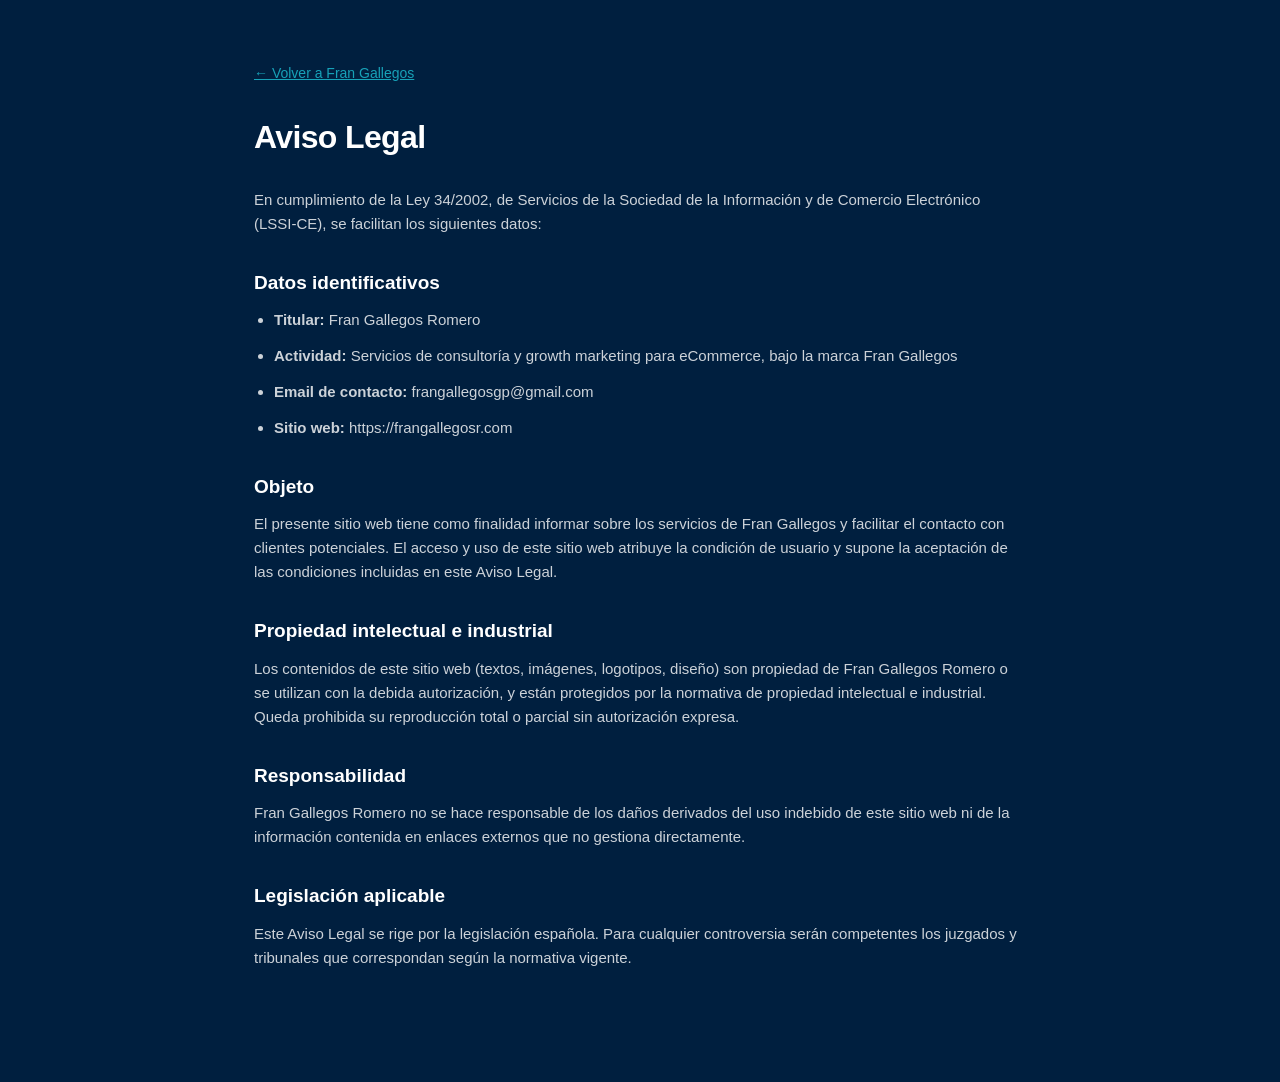
<file: aviso-legal.html>
<!doctype html>
<html lang="es">
<head>
<meta charset="utf-8" />
<meta name="viewport" content="width=device-width, initial-scale=1" />
<title>Aviso Legal — Fran Gallegos</title>
<meta name="robots" content="noindex, follow" />
<style>
  :root {
    --navy: #001F3F;
    --neon: #39FF14;
    --turquoise: #17A2B8;
    --white: #FFFFFF;
    --white-80: rgba(255,255,255,0.80);
    --white-60: rgba(255,255,255,0.60);
  }
  * { box-sizing: border-box; margin: 0; padding: 0; }
  body {
    background: var(--navy);
    color: var(--white);
    font-family: 'Geist', 'Inter', -apple-system, BlinkMacSystemFont, sans-serif;
    line-height: 1.6;
  }
  .container { max-width: 820px; margin: 0 auto; padding: 60px 24px 100px; }
  a { color: var(--turquoise); transition: color 180ms ease; }
  a:hover { color: var(--neon); }
  h1 { font-size: 32px; font-weight: 600; margin-bottom: 24px; letter-spacing: -0.02em; }
  h2 { font-size: 19px; font-weight: 600; margin-top: 32px; margin-bottom: 10px; }
  p, li { color: var(--white-80); font-size: 15px; margin-bottom: 12px; }
  ul { padding-left: 20px; margin-bottom: 12px; }
  .back-link { display: inline-block; margin-bottom: 28px; font-size: 14px; }
  .pending { color: #FF5C5C; font-weight: 600; }
</style>
</head>
<body>
  <div class="container">
    <a class="back-link" href="/">← Volver a Fran Gallegos</a>

    <h1>Aviso Legal</h1>

    <p>En cumplimiento de la Ley 34/2002, de Servicios de la Sociedad de la Información y de Comercio Electrónico (LSSI-CE), se facilitan los siguientes datos:</p>

    <h2>Datos identificativos</h2>
    <ul>
      <li><strong>Titular:</strong> Fran Gallegos Romero</li>
      <li><strong>Actividad:</strong> Servicios de consultoría y growth marketing para eCommerce, bajo la marca Fran Gallegos</li>
      <li><strong>Email de contacto:</strong> frangallegosgp@gmail.com</li>
      <li><strong>Sitio web:</strong> https://frangallegosr.com</li>
    </ul>

    <h2>Objeto</h2>
    <p>El presente sitio web tiene como finalidad informar sobre los servicios de Fran Gallegos y facilitar el contacto con clientes potenciales. El acceso y uso de este sitio web atribuye la condición de usuario y supone la aceptación de las condiciones incluidas en este Aviso Legal.</p>

    <h2>Propiedad intelectual e industrial</h2>
    <p>Los contenidos de este sitio web (textos, imágenes, logotipos, diseño) son propiedad de Fran Gallegos Romero o se utilizan con la debida autorización, y están protegidos por la normativa de propiedad intelectual e industrial. Queda prohibida su reproducción total o parcial sin autorización expresa.</p>

    <h2>Responsabilidad</h2>
    <p>Fran Gallegos Romero no se hace responsable de los daños derivados del uso indebido de este sitio web ni de la información contenida en enlaces externos que no gestiona directamente.</p>

    <h2>Legislación aplicable</h2>
    <p>Este Aviso Legal se rige por la legislación española. Para cualquier controversia serán competentes los juzgados y tribunales que correspondan según la normativa vigente.</p>
  </div>
</body>
</html>
</file>
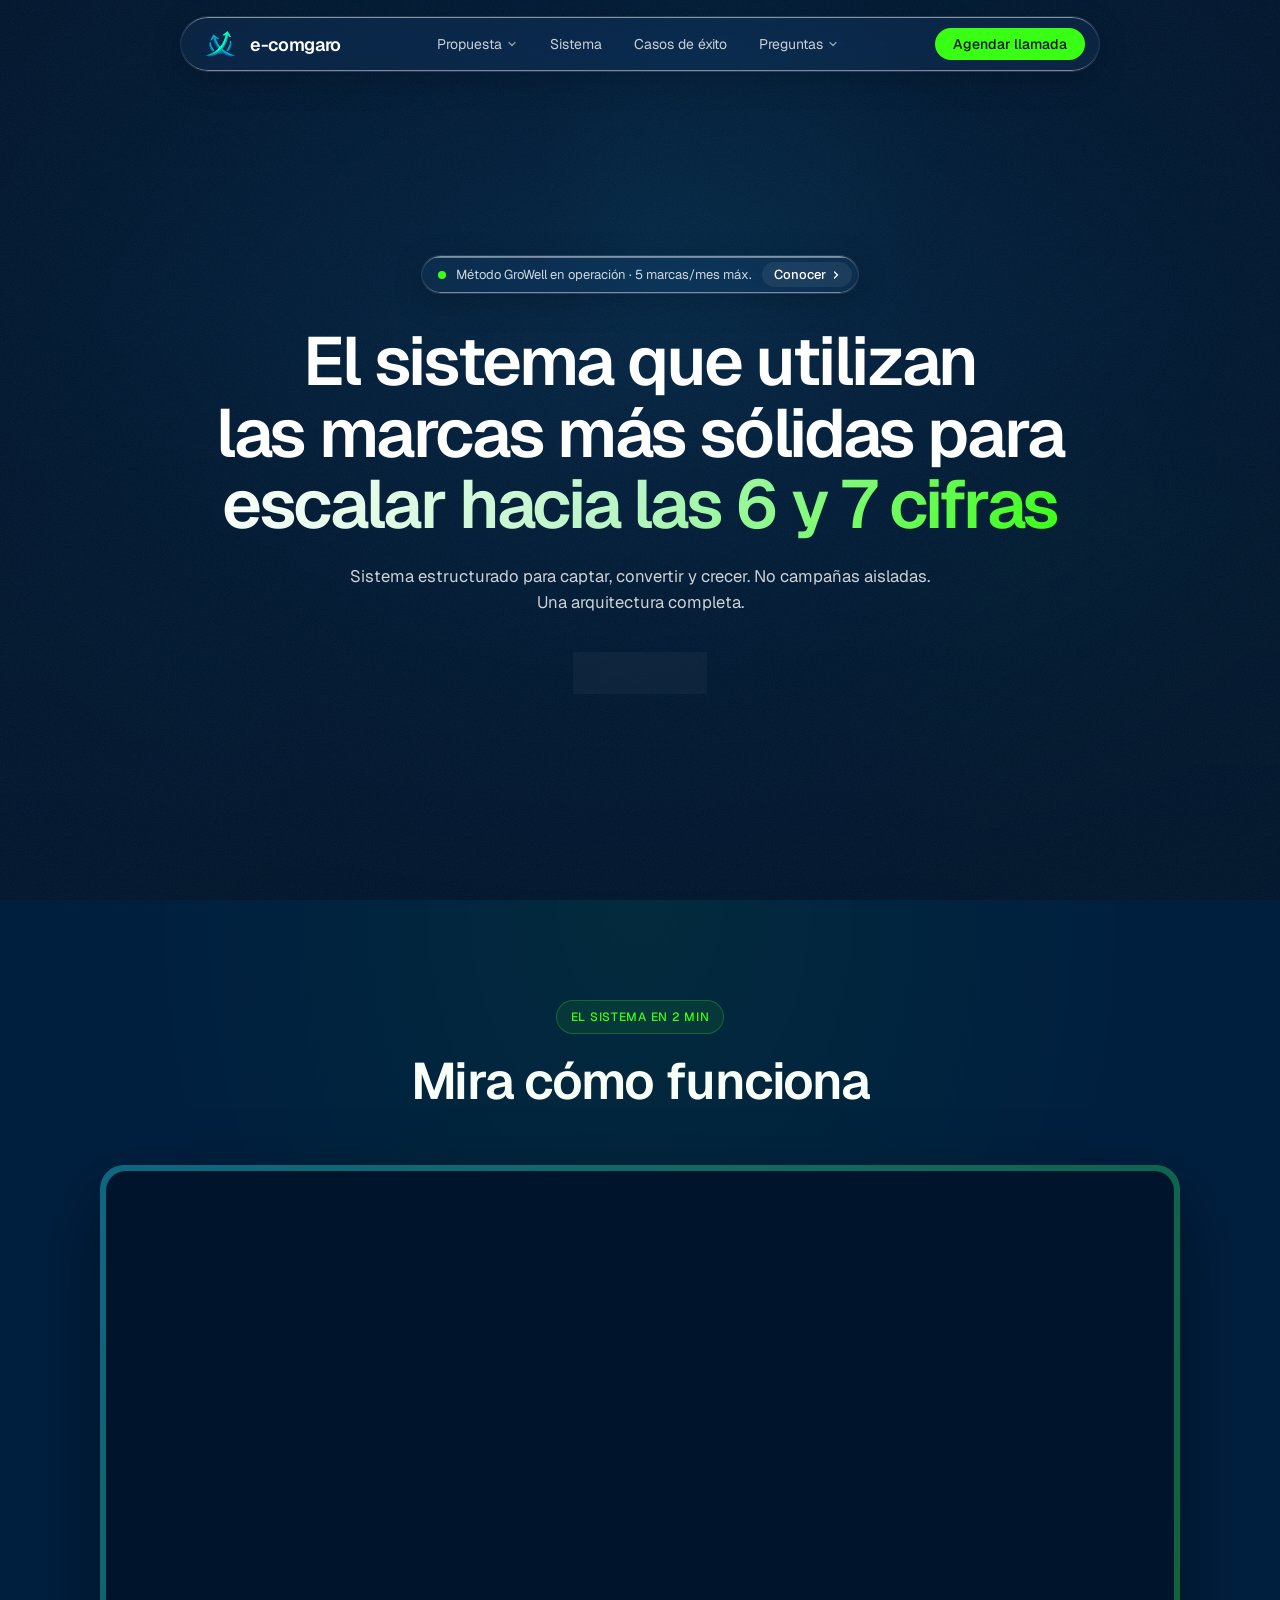
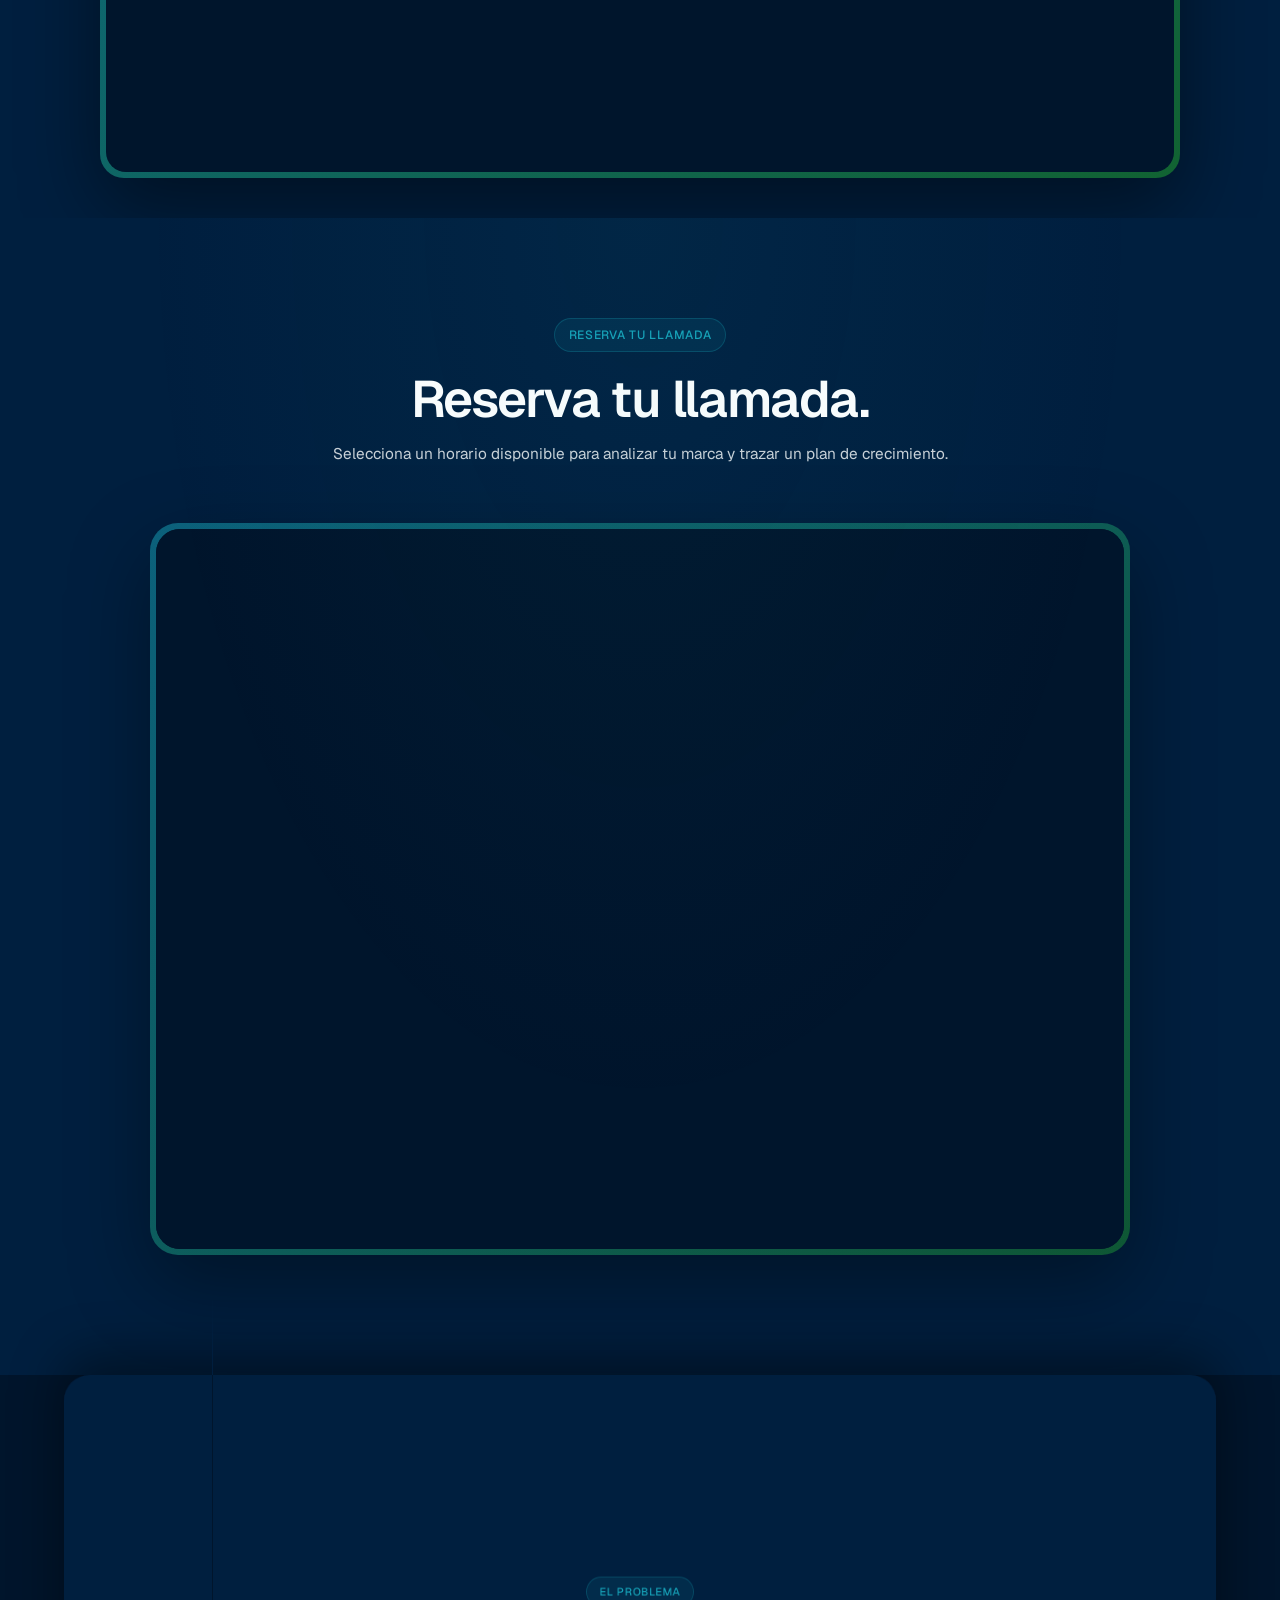
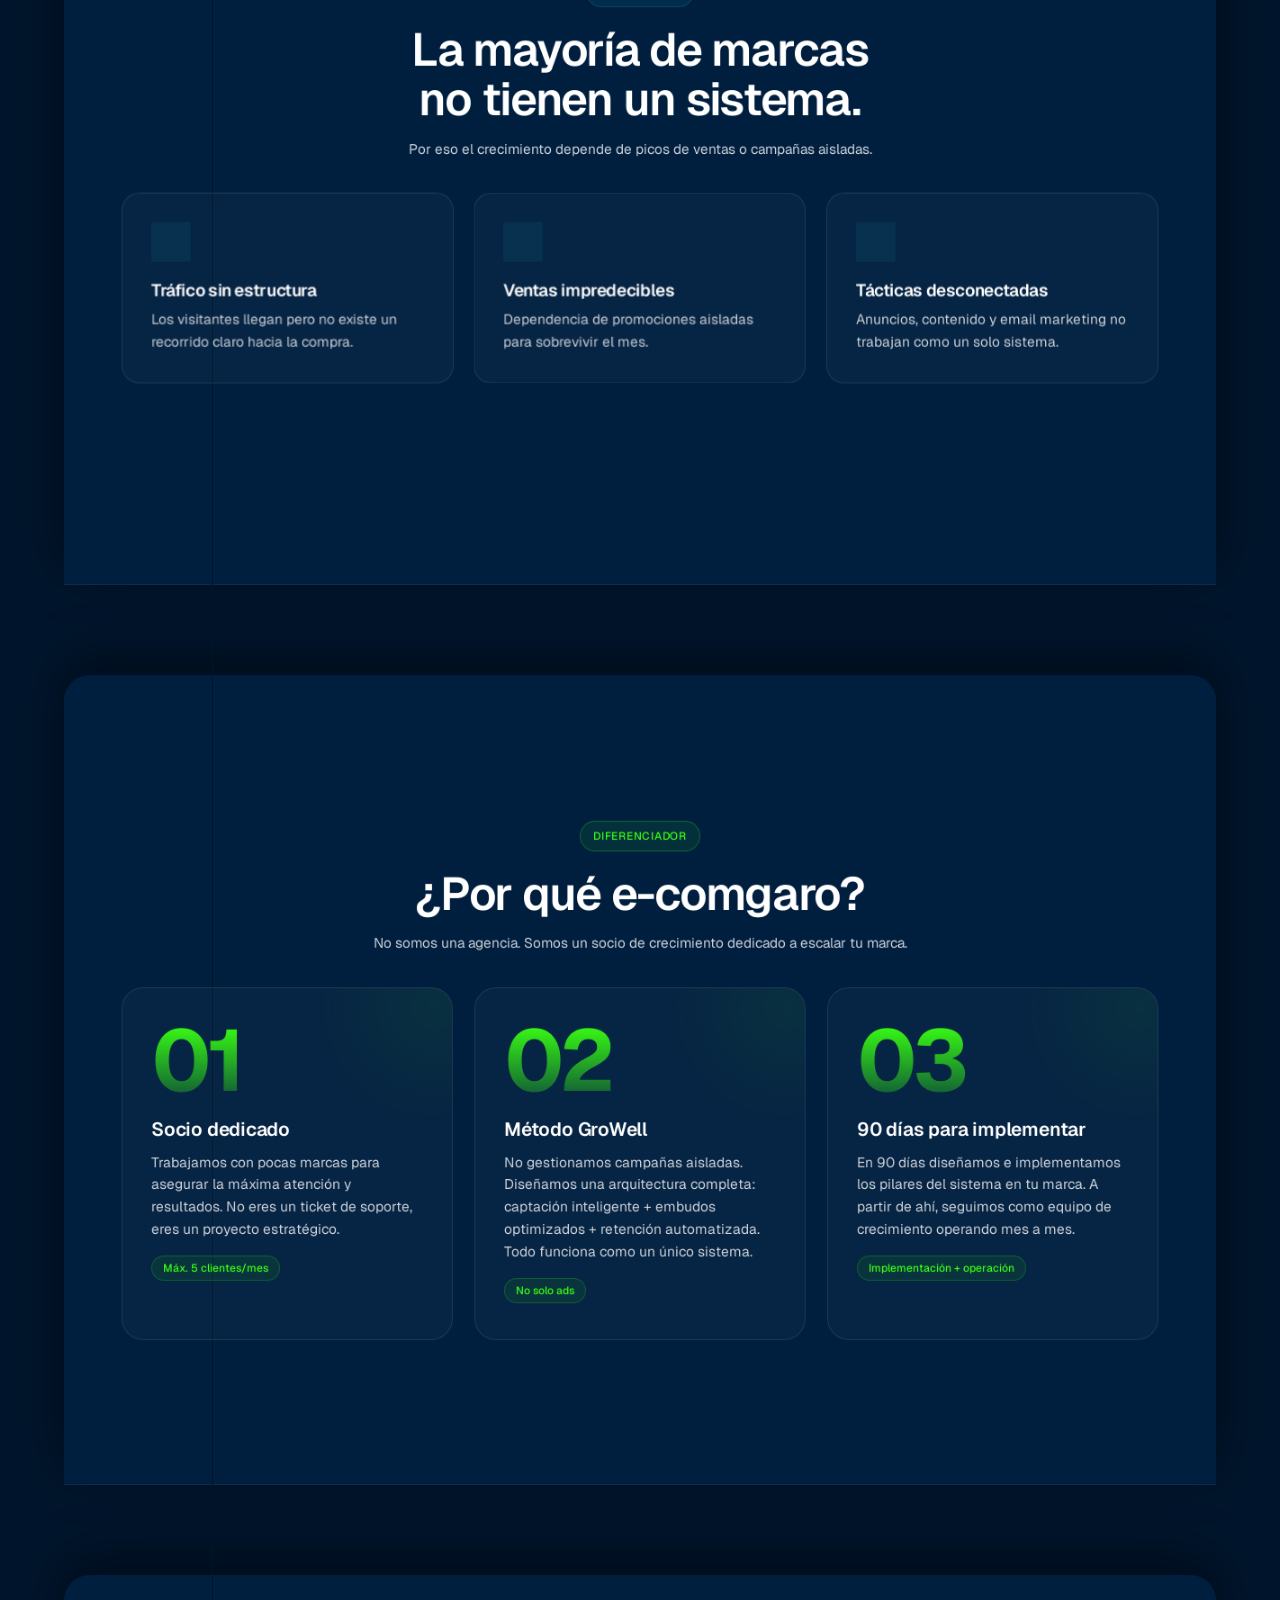
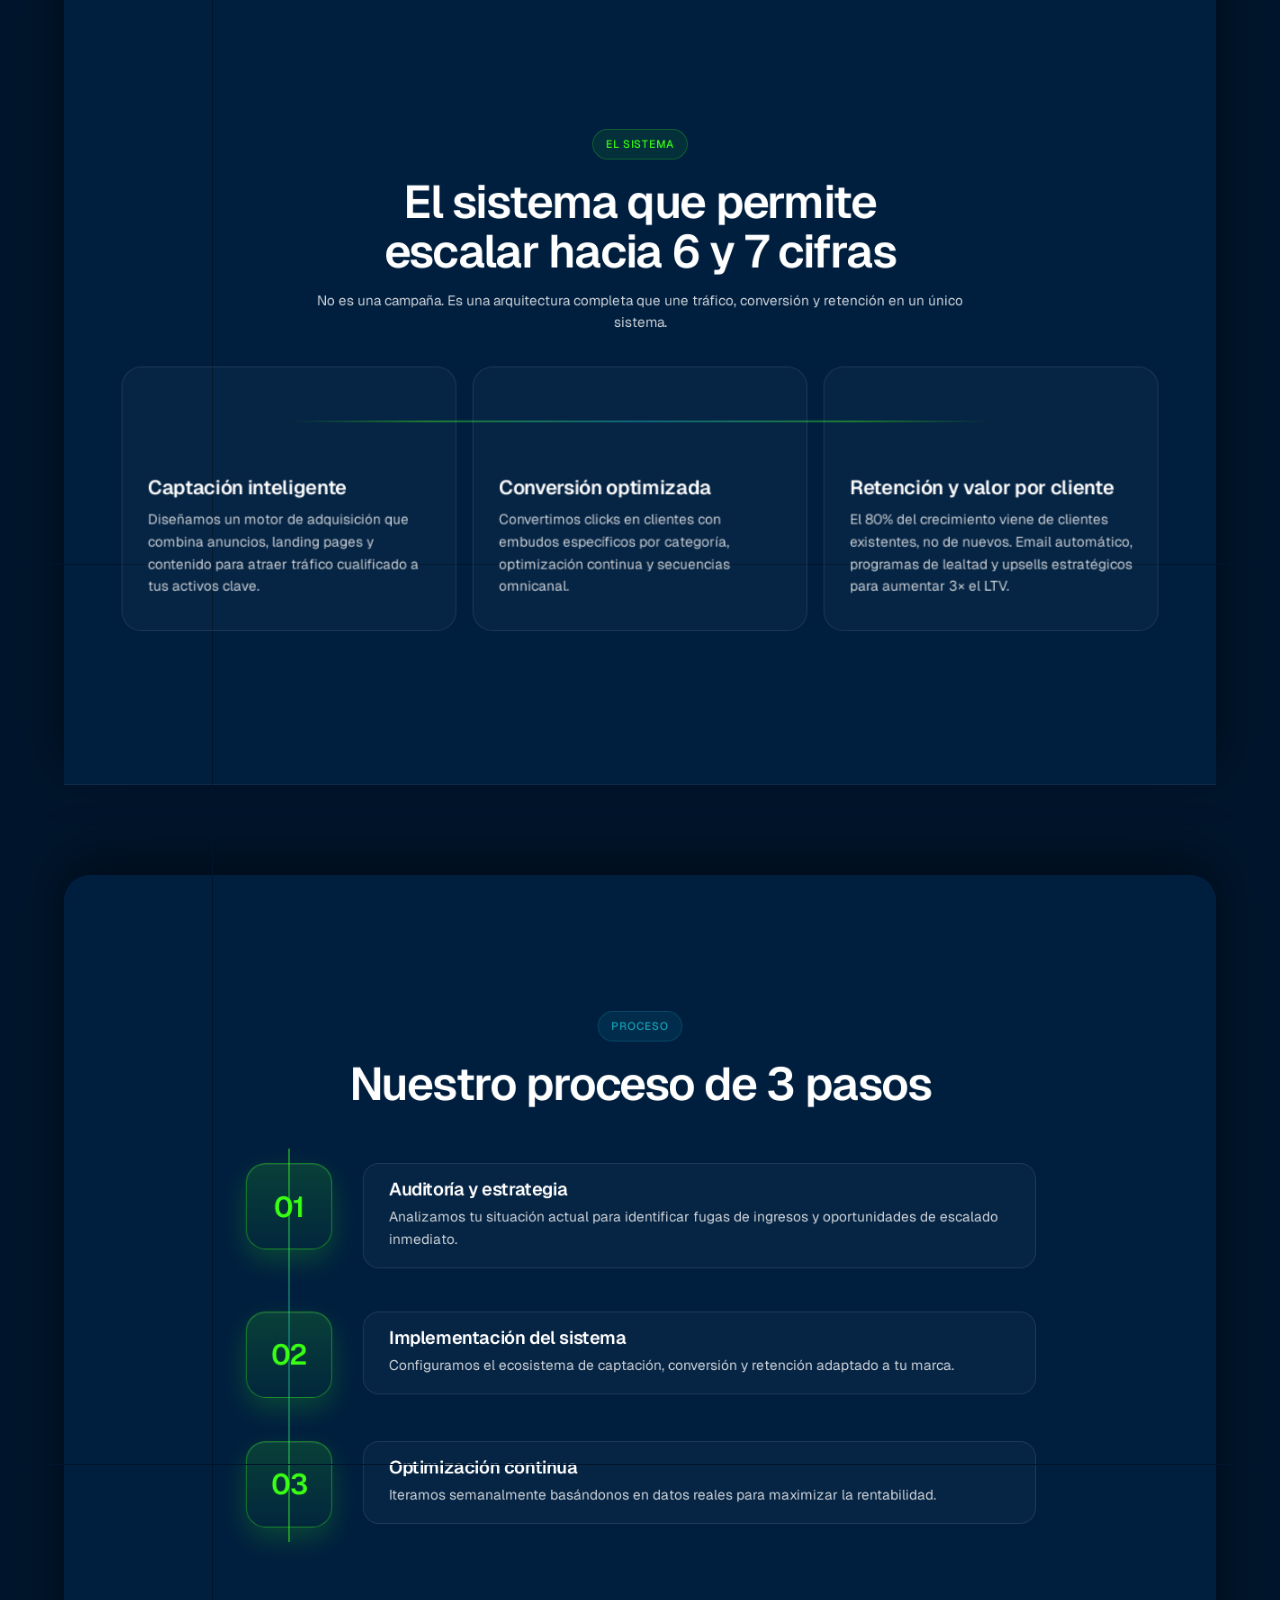
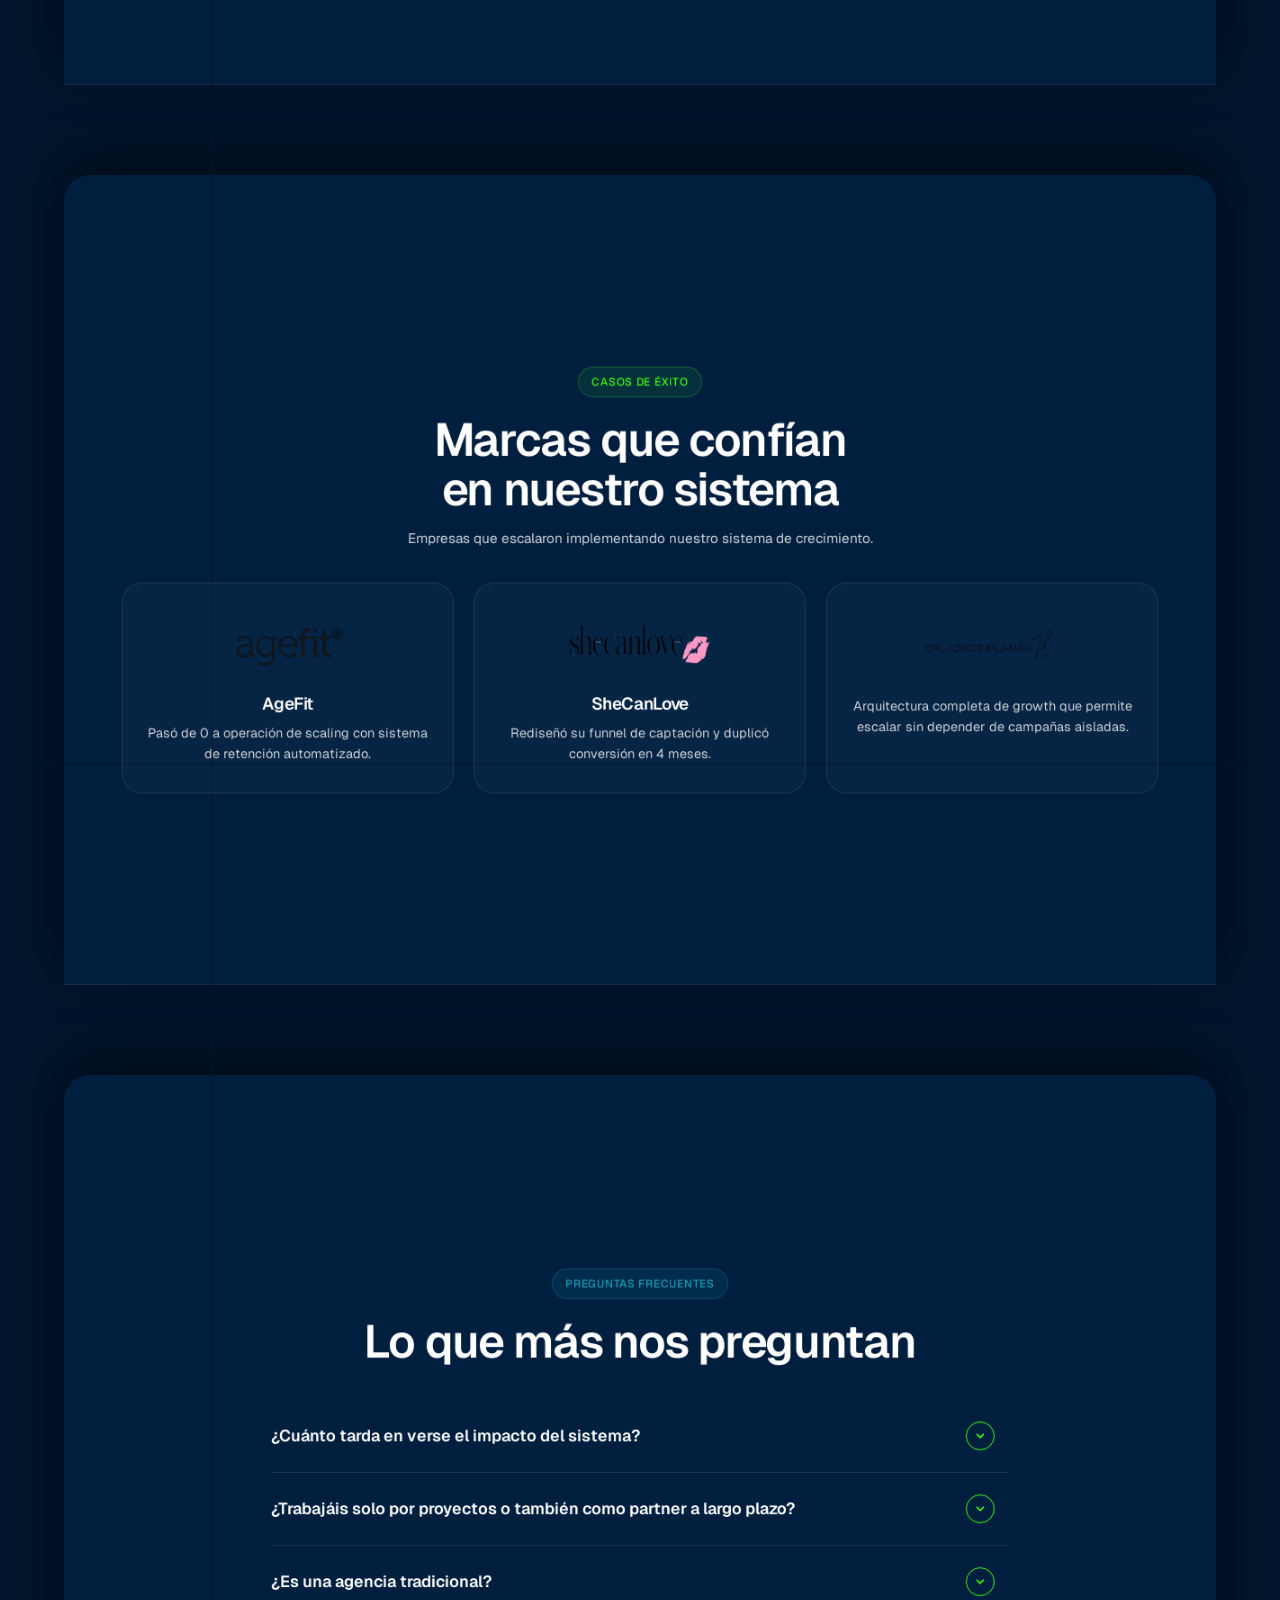
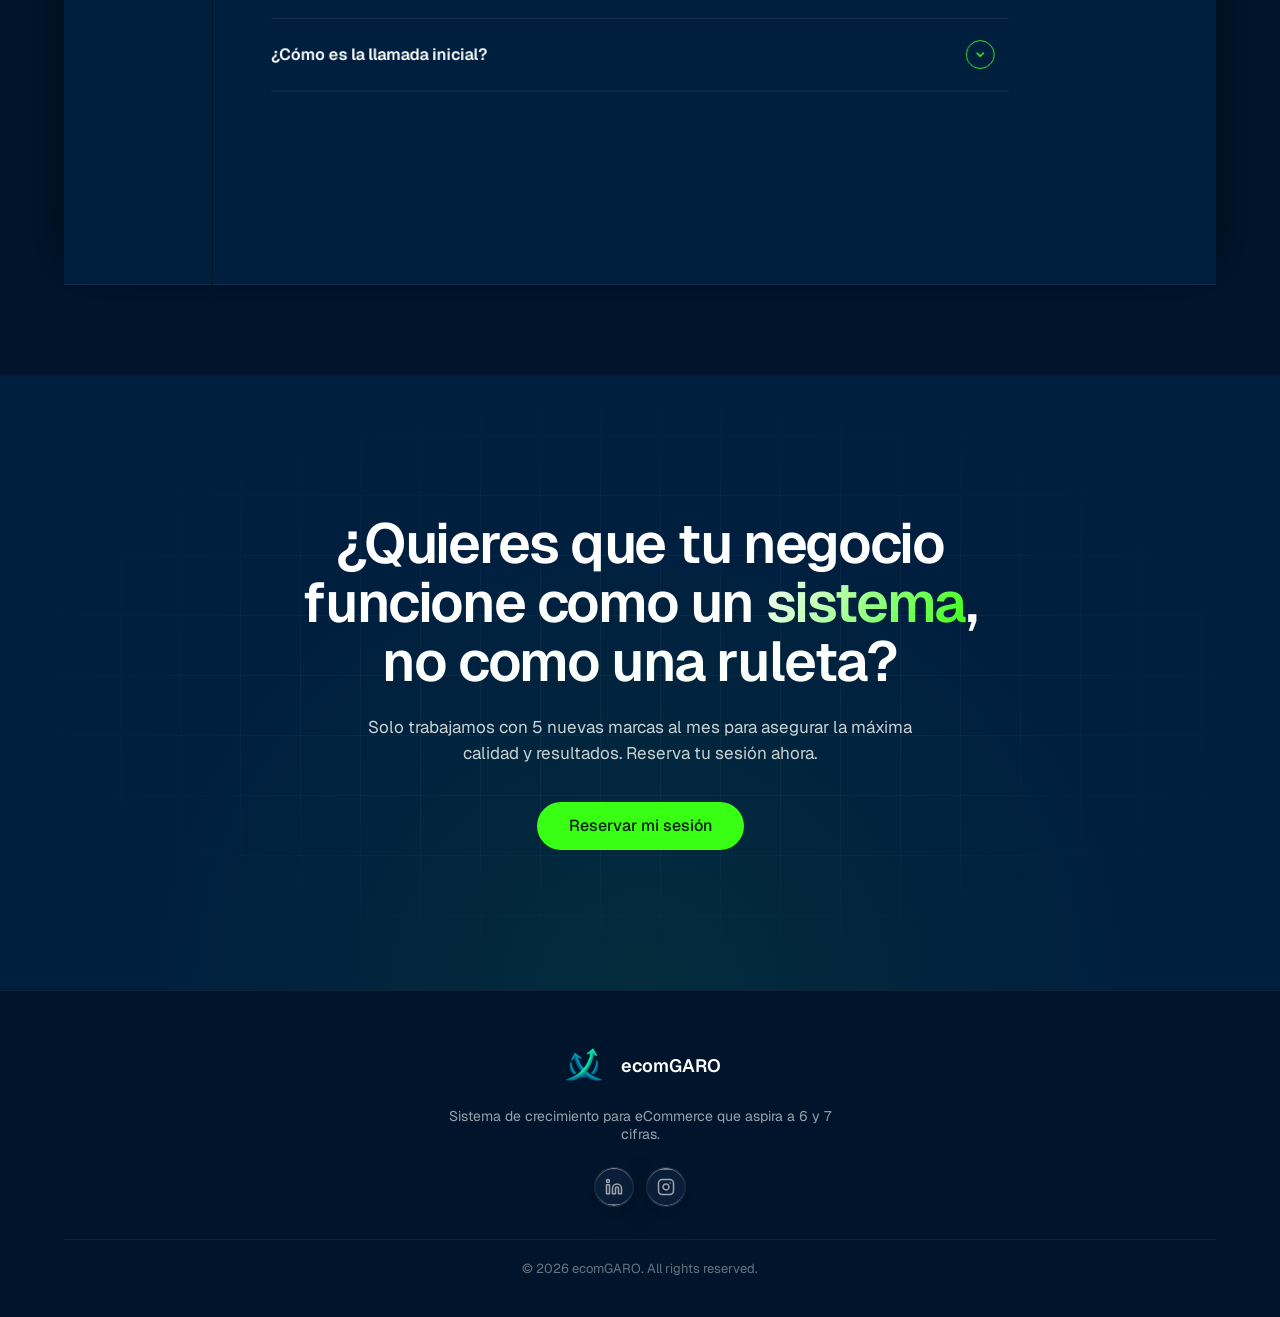
<file: ecomgaro-landing.html>
<!doctype html>
<html lang="es">
<head>
<meta charset="utf-8" />
<meta name="viewport" content="width=device-width, initial-scale=1" />
<title>ecomGARO — Sistema de crecimiento para eCommerce</title>
<meta name="description" content="El sistema que utilizan las marcas más sólidas para escalar hacia las 6 y 7 cifras. No campañas aisladas. Una arquitectura completa." />
<link rel="preconnect" href="https://fonts.googleapis.com">
<link rel="preconnect" href="https://fonts.gstatic.com" crossorigin>
<link rel="preload" as="style" href="https://fonts.googleapis.com/css2?family=Geist:wght@300;400;500;600;700&family=Inter:wght@400;500;600&display=swap"/>
<link href="https://fonts.googleapis.com/css2?family=Geist:wght@300;400;500;600;700&family=Inter:wght@400;500;600&display=swap" rel="stylesheet">

<style>
  :root {
    --navy: #001F3F;
    --navy-deep: #00152C;
    --navy-soft: #052B4D;
    --turquoise: #17A2B8;
    --turquoise-dim: #0E7587;
    --neon: #39FF14;
    --neon-soft: #4FE85A;
    --dark-card: #0F1419;
    --dark-card-2: #131B22;
    --white: #FFFFFF;
    --white-80: rgba(255,255,255,0.80);
    --white-60: rgba(255,255,255,0.60);
    --white-40: rgba(255,255,255,0.40);
    --gradient-brand: linear-gradient(90deg, #1AA0C8 0%, #17A2B8 35%, #39FF14 100%);
    --gradient-brand-soft: linear-gradient(135deg, rgba(23,162,184,0.4) 0%, rgba(57,255,20,0.3) 100%);
  }

  * { box-sizing: border-box; margin: 0; padding: 0; }
  html { scroll-behavior: smooth; overflow-x: clip; }
  html, body {
    background: var(--navy);
    color: var(--white);
    font-family: 'Geist', 'Inter', -apple-system, BlinkMacSystemFont, sans-serif;
    -webkit-font-smoothing: antialiased;
    text-rendering: optimizeLegibility;
  }
  body { position: relative; overflow-x: clip; }
  h1, h2, h3, h4 { font-family: 'Geist', 'Inter', sans-serif; font-weight: 600; letter-spacing: -0.02em; line-height: 1.05; }
  a { color: inherit; text-decoration: none; }
  button { cursor: pointer; border: none; background: none; font: inherit; color: inherit; }
  img, svg { display: block; max-width: 100%; }

  /* ============= Liquid Glass utility ============= */
  .liquid-glass {
    position: relative;
    background: rgba(255, 255, 255, 0.04);
    backdrop-filter: blur(18px) saturate(140%);
    -webkit-backdrop-filter: blur(18px) saturate(140%);
    box-shadow: inset 0 1px 1px rgba(255,255,255,0.12),
                inset 0 -1px 1px rgba(255,255,255,0.04),
                0 8px 32px rgba(0,0,0,0.18);
    border: 1px solid rgba(255,255,255,0.08);
    overflow: hidden;
  }
  .liquid-glass::before {
    content: '';
    position: absolute;
    inset: 0;
    border-radius: inherit;
    padding: 1.4px;
    background: linear-gradient(180deg,
      rgba(255,255,255,0.45) 0%,
      rgba(255,255,255,0.15) 20%,
      rgba(255,255,255,0) 40%,
      rgba(255,255,255,0) 60%,
      rgba(255,255,255,0.15) 80%,
      rgba(255,255,255,0.45) 100%);
    -webkit-mask: linear-gradient(#fff 0 0) content-box, linear-gradient(#fff 0 0);
    -webkit-mask-composite: xor;
    mask-composite: exclude;
    pointer-events: none;
  }

  /* ============= Buttons ============= */
  .btn {
    display: inline-flex;
    align-items: center;
    justify-content: center;
    gap: 8px;
    padding: 12px 24px;
    border-radius: 999px;
    font-size: 15px;
    font-weight: 500;
    line-height: 1;
    white-space: nowrap;
    transition: transform 200ms ease, box-shadow 200ms ease, background 200ms ease, filter 200ms ease;
    cursor: pointer;
  }
  .btn-primary {
    background: var(--neon);
    color: #001508;
    box-shadow: 0 0 0 0 rgba(57,255,20,0);
  }
  .btn-primary:hover {
    filter: brightness(1.08);
    box-shadow: 0 8px 28px rgba(57,255,20,0.35);
    transform: translateY(-1px);
  }
  .btn-primary.lg { padding: 16px 32px; font-size: 16px; }
  .btn-secondary {
    color: var(--white);
    border: 1px solid rgba(255,255,255,0.18);
    background: rgba(255,255,255,0.04);
    backdrop-filter: blur(12px);
    -webkit-backdrop-filter: blur(12px);
  }
  .btn-secondary:hover { background: rgba(255,255,255,0.08); border-color: rgba(255,255,255,0.3); }

  /* ============= Container ============= */
  .container { width: 100%; max-width: 1200px; margin: 0 auto; padding: 0 24px; }

  /* ============= Skip link ============= */
  .skip { position: absolute; left: -9999px; top: 0; background: var(--neon); color: #001508; padding: 8px 14px; border-radius: 8px; z-index: 100; font-weight: 500; }
  .skip:focus { left: 16px; top: 16px; }

  /* ============= NAVBAR ============= */
  .nav-wrap {
    position: fixed;
    top: 16px;
    left: 0; right: 0;
    z-index: 50;
    display: flex;
    justify-content: center;
    padding: 0 16px;
    transition: top 300ms ease;
  }
  .nav {
    display: flex;
    align-items: center;
    justify-content: space-between;
    gap: 24px;
    width: 100%;
    max-width: 920px;
    padding: 10px 14px 10px 20px;
    border-radius: 999px;
    transition: max-width 400ms ease;
  }
  .nav.shrunk { max-width: 760px; }
  .nav-logo {
    display: flex; align-items: center; gap: 10px;
    flex-shrink: 0;
    z-index: 2;
  }
  .nav-logo img { height: 28px; width: auto; filter: brightness(1.15) contrast(1.05); }
  .nav-logo .name {
    font-size: 18px;
    font-weight: 600;
    letter-spacing: -0.02em;
    color: var(--white);
  }
  .nav-links {
    display: flex;
    align-items: center;
    gap: 4px;
    z-index: 2;
  }
  .nav-links a {
    display: inline-flex;
    align-items: center;
    gap: 4px;
    font-size: 14px;
    font-weight: 400;
    color: rgba(255,255,255,0.78);
    padding: 8px 14px;
    border-radius: 999px;
    transition: color 180ms, background 180ms;
    white-space: nowrap;
  }
  .nav-links a:hover { color: var(--white); background: rgba(255,255,255,0.06); }
  .nav-links a svg { width: 12px; height: 12px; opacity: 0.7; }
  .nav-cta { z-index: 2; }
  .nav-cta .btn { padding: 9px 18px; font-size: 14px; }

  @media (max-width: 880px) {
    .nav-links { display: none; }
    .nav { padding: 8px 10px 8px 16px; }
  }

  /* ============= HERO ============= */
  .hero {
    position: relative;
    min-height: 100vh;
    overflow: hidden;
    background: var(--navy-deep);
    display: flex;
    flex-direction: column;
  }
  .hero-video, .hero-poster {
    position: absolute;
    inset: 0;
    width: 100%;
    height: 100%;
    object-fit: cover;
    z-index: 1;
  }
  .hero-poster { z-index: 1; }
  /* SVG poster fallback shows under and behind video while video loads */
  .hero-overlay {
    position: absolute;
    inset: 0;
    z-index: 2;
    background:
      radial-gradient(ellipse at 50% 30%, rgba(0, 31, 63, 0.35), rgba(0, 21, 44, 0.85) 80%),
      linear-gradient(180deg, rgba(0,21,44,0.55) 0%, rgba(0,21,44,0.30) 35%, rgba(0,21,44,0.85) 100%);
    pointer-events: none;
  }
  .hero-grain {
    position: absolute;
    inset: 0;
    z-index: 3;
    opacity: 0.06;
    pointer-events: none;
    background-image: url("data:image/svg+xml;utf8,<svg xmlns='http://www.w3.org/2000/svg' width='200' height='200'><filter id='n'><feTurbulence type='fractalNoise' baseFrequency='0.85' numOctaves='2' stitchTiles='stitch'/></filter><rect width='100%' height='100%' filter='url(%23n)'/></svg>");
  }

  .hero-content {
    position: relative;
    z-index: 10;
    flex: 1;
    display: flex;
    flex-direction: column;
    align-items: center;
    justify-content: center;
    padding: 120px 24px 40px;
    text-align: center;
  }

  .announce {
    display: inline-flex;
    align-items: center;
    gap: 10px;
    padding: 6px 6px 6px 16px;
    border-radius: 999px;
    font-size: 13px;
    color: var(--white-80);
    margin-bottom: 32px;
  }
  .announce .chip {
    display: inline-flex;
    align-items: center;
    gap: 4px;
    padding: 4px 10px 4px 12px;
    background: rgba(255,255,255,0.07);
    border-radius: 999px;
    font-weight: 500;
    color: var(--white);
  }
  .announce .chip svg { width: 12px; height: 12px; }
  .announce .pulse {
    width: 8px; height: 8px; border-radius: 50%;
    background: var(--neon);
    box-shadow: 0 0 0 0 rgba(57,255,20, 0.5);
    animation: pulse 2s ease-in-out infinite;
  }
  @keyframes pulse {
    0%, 100% { box-shadow: 0 0 0 0 rgba(57,255,20, 0.6); }
    50% { box-shadow: 0 0 0 8px rgba(57,255,20, 0); }
  }

  .hero h1 {
    font-size: clamp(34px, 5.4vw, 68px);
    line-height: 1.05;
    font-weight: 600;
    letter-spacing: -0.035em;
    max-width: 980px;
    text-wrap: balance;
    margin-bottom: 24px;
  }
  .hero h1 .accent {
    background: linear-gradient(120deg, #FFFFFF 0%, #B6F5C2 50%, var(--neon) 100%);
    -webkit-background-clip: text;
    background-clip: text;
    color: transparent;
  }

  .hero-sub {
    font-size: clamp(15px, 1.3vw, 18px);
    line-height: 1.55;
    color: var(--white-80);
    max-width: 580px;
    margin: 0 auto 36px;
  }

  .hero-ctas {
    display: flex;
    gap: 12px;
    justify-content: center;
    flex-wrap: wrap;
    margin-bottom: 32px;
  }

  /* ============= Marquee ============= */
  .marquee-wrap {
    position: relative;
    z-index: 10;
    width: 100%;
    padding: 28px 0 36px;
    border-top: 1px solid rgba(255,255,255,0.06);
    background: linear-gradient(180deg, transparent, rgba(0,21,44,0.6));
  }
  .marquee-label {
    text-align: center;
    font-size: 13px;
    color: var(--white-60);
    margin-bottom: 18px;
    letter-spacing: 0.02em;
  }
  .marquee {
    overflow: hidden;
    mask-image: linear-gradient(90deg, transparent, #000 10%, #000 90%, transparent);
    -webkit-mask-image: linear-gradient(90deg, transparent, #000 10%, #000 90%, transparent);
  }
  .marquee-track {
    display: flex;
    gap: 18px;
    width: max-content;
    animation: marquee 28s linear infinite;
  }
  @keyframes marquee {
    from { transform: translateX(0); }
    to   { transform: translateX(-50%); }
  }
  .brand-pill {
    display: inline-flex;
    align-items: center;
    gap: 12px;
    padding: 10px 18px 10px 10px;
    border-radius: 14px;
    flex-shrink: 0;
  }
  .brand-pill .icon {
    width: 32px; height: 32px;
    border-radius: 8px;
    background: linear-gradient(135deg, var(--turquoise), var(--turquoise-dim));
    color: var(--white);
    font-weight: 600;
    font-size: 14px;
    display: flex; align-items: center; justify-content: center;
    flex-shrink: 0;
  }
  .brand-pill .name {
    font-size: 15px;
    font-weight: 500;
    color: var(--white);
    white-space: nowrap;
  }

  /* ============= Section base ============= */
  section { position: relative; }
  .sec-eyebrow {
    display: inline-flex;
    align-items: center;
    gap: 8px;
    padding: 8px 14px;
    border-radius: 999px;
    font-size: 12px;
    font-weight: 500;
    letter-spacing: 0.06em;
    text-transform: uppercase;
    color: var(--turquoise);
    background: rgba(23,162,184, 0.10);
    border: 1px solid rgba(23,162,184,0.25);
    margin-bottom: 20px;
  }
  .sec-eyebrow.neon {
    color: var(--neon);
    background: rgba(57,255,20, 0.08);
    border-color: rgba(57,255,20, 0.25);
  }
  .sec-h {
    font-size: clamp(28px, 4vw, 52px);
    font-weight: 600;
    letter-spacing: -0.025em;
    line-height: 1.08;
    text-wrap: balance;
    margin-bottom: 16px;
  }
  .sec-sub {
    font-size: clamp(15px, 1.2vw, 18px);
    color: var(--white-80);
    line-height: 1.55;
    max-width: 720px;
  }
  .sec-head { text-align: center; margin: 0 auto 56px; max-width: 800px; }
  .sec-head .sec-sub { margin-left: auto; margin-right: auto; }

  /* ============= SECTION 1.5 — VIDEO ============= */
  .sec-video {
    padding: 100px 0 40px;
    background: var(--navy);
    position: relative;
  }
  .sec-video::before {
    content: '';
    position: absolute;
    inset: 0;
    background: radial-gradient(ellipse at 50% 0%, rgba(57,255,20, 0.05), transparent 55%);
    pointer-events: none;
  }
  .video-card {
    position: relative;
    max-width: 1080px;
    margin: 0 auto;
    border-radius: 24px;
    padding: 6px;
    background: linear-gradient(135deg, rgba(23,162,184,0.55), rgba(57,255,20,0.30));
    box-shadow: 0 30px 80px rgba(0,0,0,0.45);
  }
  .video-card .inner {
    background: var(--navy-deep);
    border-radius: 20px;
    overflow: hidden;
    position: relative;
    aspect-ratio: 16 / 9;
  }
  .video-card iframe {
    position: absolute;
    inset: 0;
    width: 100%;
    height: 100%;
    border: 0;
    display: block;
  }

  /* ============= SECTION 2 — CALENDLY ============= */
  .sec-calendly {
    padding: 100px 0 120px;
    background: var(--navy);
    position: relative;
  }
  .sec-calendly::before {
    content: '';
    position: absolute;
    inset: 0;
    background: radial-gradient(ellipse at 50% 0%, rgba(23,162,184, 0.06), transparent 55%);
    pointer-events: none;
  }
  .calendly-card {
    max-width: 980px;
    margin: 0 auto;
    border-radius: 28px;
    padding: 6px;
    background: linear-gradient(135deg, rgba(23,162,184,0.5), rgba(57,255,20,0.25));
    box-shadow: 0 30px 80px rgba(0,0,0,0.35);
  }
  .calendly-card .inner {
    background: var(--navy-deep);
    border-radius: 24px;
    overflow: hidden;
  }
  .calendly-card iframe {
    display: block;
    width: 100%;
    height: 720px;
    border: 0;
    background: var(--navy-deep);
  }

  /* ============= SECTION 3 — PROBLEMA ============= */
  .sec-problem {
    padding: 100px 0;
    background: var(--navy);
  }
  .grid-3 {
    display: grid;
    grid-template-columns: repeat(3, 1fr);
    gap: 22px;
  }
  @media (max-width: 900px) { .grid-3 { grid-template-columns: 1fr; } }

  .prob-card {
    padding: 32px;
    border-radius: 20px;
    background: rgba(255,255,255,0.025);
    border: 1px solid rgba(255,255,255,0.10);
    transition: transform 280ms ease, border-color 280ms ease, background 280ms ease;
  }
  .prob-card:hover {
    transform: translateY(-4px);
    border-color: rgba(23,162,184, 0.45);
    background: rgba(255,255,255,0.04);
  }
  .prob-card .ic {
    width: 44px; height: 44px;
    border-radius: 12px;
    background: rgba(23,162,184, 0.10);
    color: var(--turquoise);
    display: flex; align-items: center; justify-content: center;
    margin-bottom: 22px;
  }
  .prob-card h3 {
    color: var(--white);
    font-size: 19px;
    font-weight: 600;
    margin-bottom: 10px;
  }
  .prob-card p {
    color: var(--white-80);
    font-size: 15.5px;
    line-height: 1.6;
  }

  /* ============= SECTION 4 — ¿POR QUÉ ECOMGARO? ============= */
  .sec-why {
    padding: 120px 0;
    background: var(--navy);
    position: relative;
  }
  .sec-why::before {
    content: '';
    position: absolute;
    inset: 0;
    background:
      radial-gradient(ellipse at 80% 20%, rgba(57,255,20, 0.04), transparent 55%),
      radial-gradient(ellipse at 10% 80%, rgba(23,162,184, 0.05), transparent 55%);
    pointer-events: none;
  }
  .sec-why .container { position: relative; z-index: 1; }
  .why-grid {
    display: grid;
    grid-template-columns: repeat(3, 1fr);
    gap: 24px;
  }
  @media (max-width: 1000px) { .why-grid { grid-template-columns: 1fr; max-width: 640px; margin: 0 auto;} }

  .why-card {
    position: relative;
    padding: 40px 32px;
    border-radius: 24px;
    background: rgba(255,255,255,0.025);
    border: 1px solid rgba(255,255,255,0.10);
    overflow: hidden;
    transition: transform 320ms ease, border-color 320ms ease, background 320ms ease;
  }
  .why-card:hover {
    transform: translateY(-6px);
    border-color: rgba(57,255,20, 0.45);
    background: rgba(255,255,255,0.04);
  }
  .why-card::before {
    content: '';
    position: absolute;
    top: -120px; right: -120px;
    width: 280px; height: 280px;
    border-radius: 50%;
    background: radial-gradient(circle, rgba(57,255,20,0.06), transparent 70%);
    transition: transform 600ms ease;
  }
  .why-card:hover::before { transform: scale(1.3); }

  .why-num {
    position: relative;
    font-family: 'Geist', sans-serif;
    font-size: 96px;
    font-weight: 700;
    line-height: 0.85;
    background: linear-gradient(180deg, var(--neon) 0%, rgba(57,255,20,0.25) 100%);
    -webkit-background-clip: text;
    background-clip: text;
    color: transparent;
    margin-bottom: 24px;
    letter-spacing: -0.05em;
  }
  .why-card h3 {
    color: var(--white);
    font-size: 21px;
    font-weight: 600;
    margin-bottom: 14px;
    letter-spacing: -0.01em;
  }
  .why-card p {
    color: var(--white-80);
    font-size: 15.5px;
    line-height: 1.6;
  }
  .why-card .badge {
    display: inline-flex;
    align-items: center;
    gap: 6px;
    padding: 5px 12px;
    border-radius: 999px;
    font-size: 12px;
    font-weight: 500;
    color: var(--neon);
    background: rgba(57,255,20, 0.08);
    border: 1px solid rgba(57,255,20, 0.20);
    margin-top: 16px;
  }

  /* ============= SECTION 5 — SISTEMA (3 PILARES) ============= */
  .sec-system {
    padding: 120px 0;
    background: var(--navy);
    position: relative;
  }
  .sec-system::before {
    content: '';
    position: absolute;
    inset: 0;
    background: radial-gradient(ellipse at 50% 0%, rgba(57,255,20, 0.04), transparent 55%);
    pointer-events: none;
  }
  .sec-system .container { position: relative; z-index: 1; }
  .pillar-flow {
    display: grid;
    grid-template-columns: repeat(3, 1fr);
    gap: 18px;
    position: relative;
  }
  @media (max-width: 1000px) { .pillar-flow { grid-template-columns: 1fr; max-width: 600px; margin: 0 auto; } }

  .pillar-flow::before {
    content: '';
    position: absolute;
    top: 60px;
    left: 16%; right: 16%;
    height: 2px;
    background: linear-gradient(90deg,
      rgba(57,255,20,0) 0%,
      rgba(57,255,20,0.4) 20%,
      rgba(23,162,184, 0.5) 50%,
      rgba(57,255,20,0.4) 80%,
      rgba(57,255,20,0) 100%);
    z-index: 1;
  }
  @media (max-width: 1000px) { .pillar-flow::before { display: none; } }

  .pillar {
    position: relative;
    padding: 36px 28px;
    border-radius: 22px;
    background: rgba(255,255,255,0.025);
    border: 1px solid rgba(255,255,255,0.10);
    z-index: 2;
    transition: transform 280ms ease, border-color 280ms ease, background 280ms ease;
  }
  .pillar:hover {
    transform: translateY(-6px);
    border-color: rgba(57,255,20, 0.45);
    background: rgba(255,255,255,0.04);
  }
  .pillar .pillar-icon {
    width: 64px; height: 64px;
    border-radius: 16px;
    background: linear-gradient(135deg, rgba(57,255,20, 0.12), rgba(23,162,184, 0.18));
    border: 1px solid rgba(57,255,20, 0.35);
    display: flex; align-items: center; justify-content: center;
    color: var(--neon);
    margin-bottom: 22px;
    position: relative;
    z-index: 3;
  }
  .pillar h3 {
    color: var(--white);
    font-size: 22px;
    font-weight: 600;
    margin-bottom: 12px;
    letter-spacing: -0.015em;
  }
  .pillar p {
    color: var(--white-80);
    font-size: 15.5px;
    line-height: 1.6;
  }
  .pillar .step-num {
    position: absolute;
    top: 20px; right: 22px;
    font-size: 13px;
    color: var(--white-40);
    font-weight: 500;
    letter-spacing: 0.06em;
  }

  /* ============= SECTION 6 — PROCESO ============= */
  .sec-process { padding: 120px 0; background: var(--navy); position: relative; }
  .sec-process::before {
    content: '';
    position: absolute;
    inset: 0;
    background: linear-gradient(180deg, rgba(0,0,0,0.18), transparent 30%, transparent 70%, rgba(0,0,0,0.18));
    pointer-events: none;
  }
  .sec-process .container { position: relative; z-index: 1; }
  .timeline {
    position: relative;
    max-width: 880px;
    margin: 0 auto;
  }
  .timeline::before {
    content: '';
    position: absolute;
    top: 8px; bottom: 8px;
    left: 49px;
    width: 2px;
    background: linear-gradient(180deg, var(--neon), var(--turquoise), var(--neon));
    opacity: 0.45;
  }
  @media (max-width: 700px) {
    .timeline::before { left: 31px; }
  }
  .step {
    position: relative;
    display: flex;
    gap: 32px;
    align-items: flex-start;
    padding: 24px 0;
  }
  .step-bubble {
    position: relative;
    flex-shrink: 0;
    width: 100px;
    display: flex;
    align-items: center;
    justify-content: center;
  }
  @media (max-width: 700px) { .step-bubble { width: 64px; } }
  .step-bubble .num {
    position: relative;
    width: 96px; height: 96px;
    border-radius: 22px;
    background: linear-gradient(180deg, rgba(57,255,20,0.15), rgba(57,255,20,0.04));
    border: 1.5px solid rgba(57,255,20, 0.4);
    display: flex; align-items: center; justify-content: center;
    color: var(--neon);
    font-size: 32px;
    font-weight: 600;
    letter-spacing: -0.04em;
    box-shadow:
      inset 0 1px 1px rgba(255,255,255,0.1),
      0 12px 30px rgba(57,255,20, 0.18);
  }
  @media (max-width: 700px) {
    .step-bubble .num { width: 60px; height: 60px; font-size: 22px; border-radius: 16px;}
  }
  .step-body {
    flex: 1;
    padding: 18px 28px;
    border-radius: 18px;
    background: rgba(255,255,255,0.025);
    border: 1px solid rgba(255,255,255,0.10);
  }
  .step-body h3 {
    color: var(--white);
    font-size: 20px;
    font-weight: 600;
    margin-bottom: 8px;
  }
  .step-body p {
    color: var(--white-80);
    font-size: 15.5px;
    line-height: 1.6;
  }

  /* ============= SECTION 7 — CLIENTES ============= */
  .sec-clients { padding: 120px 0; background: var(--navy); }
  .client-grid {
    display: grid;
    grid-template-columns: repeat(3, 1fr);
    gap: 22px;
  }
  @media (max-width: 1000px) { .client-grid { grid-template-columns: 1fr; max-width: 560px; margin: 0 auto; } }

  .client-card {
    position: relative;
    padding: 36px 28px 32px;
    border-radius: 22px;
    background: rgba(255,255,255,0.025);
    border: 1px solid rgba(255,255,255,0.10);
    overflow: hidden;
    transition: transform 320ms ease, border-color 320ms, background 320ms;
  }
  .client-card:hover { transform: translateY(-6px); border-color: rgba(57,255,20, 0.45); background: rgba(255,255,255,0.04); }

  .client-logo {
    width: 100%;
    max-width: 180px;
    height: 64px;
    margin: 0 auto 24px;
    display: flex;
    align-items: center;
    justify-content: center;
    padding: 8px;
  }
  .client-logo img {
    max-width: 100%;
    max-height: 100%;
    width: auto;
    height: auto;
    object-fit: contain;
    filter: brightness(1.05);
  }
  .client-card h3 {
    color: var(--white);
    font-size: 19px;
    font-weight: 600;
    margin-bottom: 10px;
    text-align: center;
  }
  .client-card p {
    color: var(--white-80);
    font-size: 14.5px;
    line-height: 1.6;
    text-align: center;
  }

  /* ============= SECTION 8 — FAQ ============= */
  .sec-faq { padding: 120px 0; background: var(--navy); }
  .faq-list { max-width: 820px; margin: 0 auto; }
  .faq-item {
    border-bottom: 1px solid rgba(255,255,255,0.10);
  }
  .faq-q {
    width: 100%;
    text-align: left;
    padding: 24px 16px 24px 0;
    display: flex;
    justify-content: space-between;
    align-items: center;
    gap: 24px;
    color: var(--white);
    font-size: 18px;
    font-weight: 600;
    transition: color 200ms;
  }
  .faq-q > span:first-child { flex: 1; min-width: 0; }
  .faq-q:hover { color: var(--neon); }
  .faq-q .arrow {
    flex-shrink: 0;
    width: 32px; height: 32px;
    border-radius: 50%;
    border: 1.5px solid var(--neon);
    color: var(--neon);
    display: flex; align-items: center; justify-content: center;
    transition: transform 220ms ease, background 220ms;
  }
  .faq-item.open .faq-q .arrow {
    background: var(--neon);
    color: #001508;
    transform: rotate(180deg);
  }
  .faq-a {
    overflow: hidden;
    max-height: 0;
    transition: max-height 320ms ease;
  }
  .faq-item.open .faq-a { max-height: 240px; }
  .faq-a-inner {
    padding: 0 0 24px;
    color: var(--white-80);
    font-size: 15.5px;
    line-height: 1.65;
    max-width: 720px;
  }

  /* ============= SECTION 9 — CIERRE ============= */
  .sec-close {
    padding: 140px 0;
    position: relative;
    background: var(--navy);
    overflow: hidden;
  }
  .sec-close::after {
    content: '';
    position: absolute;
    inset: 0;
    background: radial-gradient(ellipse at 50% 100%, rgba(57,255,20, 0.06), transparent 55%);
    pointer-events: none;
  }
  .sec-close::before {
    content: '';
    position: absolute;
    inset: 0;
    background-image:
      linear-gradient(rgba(255,255,255,0.04) 1px, transparent 1px),
      linear-gradient(90deg, rgba(255,255,255,0.04) 1px, transparent 1px);
    background-size: 60px 60px;
    mask-image: radial-gradient(ellipse at 50% 50%, #000 30%, transparent 70%);
    -webkit-mask-image: radial-gradient(ellipse at 50% 50%, #000 30%, transparent 70%);
    pointer-events: none;
  }
  .close-inner {
    position: relative;
    text-align: center;
    max-width: 820px;
    margin: 0 auto;
  }
  .close-inner h2 {
    font-size: clamp(32px, 4.6vw, 56px);
    line-height: 1.05;
    font-weight: 600;
    color: var(--white);
    text-wrap: balance;
    margin-bottom: 22px;
    letter-spacing: -0.025em;
  }
  .close-inner h2 em {
    font-style: normal;
    background: linear-gradient(120deg, var(--white) 0%, var(--neon) 100%);
    -webkit-background-clip: text;
    background-clip: text;
    color: transparent;
  }
  .close-inner p {
    color: var(--white-80);
    font-size: 17px;
    line-height: 1.55;
    max-width: 600px;
    margin: 0 auto 36px;
  }

  /* ============= FOOTER ============= */
  footer {
    padding: 56px 0 40px;
    background: var(--navy-deep);
    border-top: 1px solid rgba(255,255,255,0.06);
  }
  .foot-inner {
    display: flex;
    flex-direction: column;
    align-items: center;
    gap: 24px;
    text-align: center;
  }
  .foot-logo { display: inline-flex; align-items: center; gap: 12px; }
  .foot-logo img { height: 36px; }
  .foot-logo span { font-size: 18px; font-weight: 600; }
  .foot-tag { color: var(--white-60); font-size: 14px; max-width: 420px; }
  .foot-socials { display: flex; gap: 12px; }
  .foot-socials a {
    width: 40px; height: 40px;
    border-radius: 50%;
    color: var(--white-60);
    display: flex; align-items: center; justify-content: center;
    transition: color 200ms, background 200ms, border-color 200ms;
  }
  .foot-socials a:hover { color: var(--turquoise); }
  .foot-bottom {
    color: var(--white-40);
    font-size: 13px;
    padding-top: 20px;
    border-top: 1px solid rgba(255,255,255,0.05);
    width: 100%;
    margin-top: 8px;
  }

  /* ============= Tilt card ============= */
  .tilt {
    will-change: transform;
    transition: transform 200ms ease-out;
    transform-style: preserve-3d;
    position: relative;
  }
  .tilt > * { position: relative; z-index: 2; }
  /* Cuando una card lleva .tilt, el JS controla el transform — anulamos el translateY del :hover */
  .tilt:hover { transform: none; }
  .tilt-spot {
    pointer-events: none;
    position: absolute;
    inset: 0;
    z-index: 3;
    overflow: hidden;
    opacity: 0;
    transition: opacity 300ms ease;
    border-radius: inherit;
  }
  .tilt-spot::before {
    content: '';
    position: absolute;
    width: 200%;
    height: 200%;
    left: var(--sx, 50%);
    top: var(--sy, 50%);
    transform: translate(-50%, -50%);
    background: radial-gradient(circle, rgba(255,255,255,0.15) 0%, transparent 40%);
    border-radius: 50%;
  }
  .tilt.is-hovered .tilt-spot { opacity: 1; }

  /* ============= STACK (baraja) ============= */
  .stack {
    position: relative;
    background: var(--navy-deep);
    z-index: 1;
  }
  .stack-card {
    position: sticky;
    top: 0;
    height: 100vh;
    overflow: hidden;
    background: var(--navy);
    display: flex;
    align-items: center;
    justify-content: center;
    border-radius: 28px 28px 0 0;
    box-shadow: 0 -18px 60px rgba(0,0,0,0.45), 0 -1px 0 rgba(255,255,255,0.06) inset;
    transform-origin: center top;
    will-change: transform;
  }
  .stack-card > section {
    width: 100%;
    padding: 32px 0 !important;
    background: transparent !important;
  }
  .stack-card > section::before { display: none !important; }
  .stack-card .sec-head { margin-bottom: 36px; }
  .stack-card .container { position: relative; z-index: 2; }

  /* When stack content might overflow on short viewports, allow scroll inside the card */
  @media (max-height: 760px) {
    .stack-card { align-items: flex-start; overflow-y: auto; }
    .stack-card > section { padding: 80px 0 40px !important; }
  }

  /* ============= Reveal on scroll ============= */
  .reveal { opacity: 0; transform: translateY(20px); transition: opacity 700ms ease, transform 700ms ease; }
  .reveal.in { opacity: 1; transform: none; }

  @media (prefers-reduced-motion: reduce) {
    *, *::before, *::after {
      animation-duration: 0.01ms !important;
      animation-iteration-count: 1 !important;
      transition-duration: 0.01ms !important;
    }
    .reveal { opacity: 1; transform: none; }
  }
</style>
</head>
<body>

<a class="skip" href="#main">Saltar al contenido</a>

<!-- ============= NAVBAR ============= -->
<div class="nav-wrap">
  <nav class="nav liquid-glass" id="nav" aria-label="Principal">
    <a href="#" class="nav-logo" aria-label="ecomGARO inicio">
      <img src="assets/ecomgaro-logo.png" alt="" />
      <span class="name">e-comgaro</span>
    </a>
    <div class="nav-links">
      <a href="#why">Propuesta <svg viewBox="0 0 24 24" fill="none" stroke="currentColor" stroke-width="2.5" stroke-linecap="round"><polyline points="6 9 12 15 18 9"/></svg></a>
      <a href="#system">Sistema</a>
      <a href="#clients">Casos de éxito</a>
      <a href="#faq">Preguntas <svg viewBox="0 0 24 24" fill="none" stroke="currentColor" stroke-width="2.5" stroke-linecap="round"><polyline points="6 9 12 15 18 9"/></svg></a>
    </div>
    <div class="nav-cta">
      <a href="#calendly" class="btn btn-primary">Agendar llamada</a>
    </div>
  </nav>
</div>

<main id="main">

  <!-- ============= HERO ============= -->
  <section class="hero" data-screen-label="01 Hero">

    <!-- Cinematic SVG poster (shown beneath video while loading) -->
    <svg class="hero-poster" viewBox="0 0 1600 900" preserveAspectRatio="xMidYMid slice" aria-hidden="true">
      <defs>
        <radialGradient id="posterRad" cx="50%" cy="40%" r="80%">
          <stop offset="0%" stop-color="#0A3556"/>
          <stop offset="60%" stop-color="#001F3F"/>
          <stop offset="100%" stop-color="#00152C"/>
        </radialGradient>
        <filter id="bigBlur"><feGaussianBlur stdDeviation="40"/></filter>
      </defs>
      <rect width="1600" height="900" fill="url(#posterRad)"/>
      <circle cx="1300" cy="700" r="240" fill="#39FF14" opacity="0.08" filter="url(#bigBlur)"/>
      <circle cx="200" cy="780" r="220" fill="#17A2B8" opacity="0.18" filter="url(#bigBlur)"/>
      <circle cx="900" cy="160" r="160" fill="#17A2B8" opacity="0.10" filter="url(#bigBlur)"/>
    </svg>

    <!-- Video background (CDN) -->
    <video class="hero-video"
           autoplay loop muted playsinline preload="auto"
           src="https://d8j0ntlcm91z4.cloudfront.net/user_38xzZboKViGWJOttwIXH07lWA1P/hf_20260309_042944_4a2205b7-b061-490a-852b-92d9e9955ce9.mp4"
           aria-hidden="true"></video>

    <div class="hero-overlay" aria-hidden="true"></div>
    <div class="hero-grain" aria-hidden="true"></div>

    <div class="hero-content">

      <div class="announce liquid-glass">
        <span class="pulse"></span>
        <span>Método GroWell en operación · 5 marcas/mes máx.</span>
        <span class="chip">
          Conocer
          <svg width="12" height="12" viewBox="0 0 24 24" fill="none" stroke="currentColor" stroke-width="2.5" stroke-linecap="round"><polyline points="9 18 15 12 9 6"/></svg>
        </span>
      </div>

      <h1>
        El sistema que utilizan<br/>
        las marcas más sólidas para<br/>
        <span class="accent">escalar hacia las 6 y 7 cifras</span>
      </h1>

      <p class="hero-sub">Sistema estructurado para captar, convertir y crecer. No campañas aisladas. Una arquitectura completa.</p>

      <div class="hero-ctas">
        <a href="#system" class="btn btn-secondary">Ver sistema</a>
      </div>

    </div>

    <!-- Marquee removed -->
  </section>

  <!-- ============= SECTION 1.5 — VIDEO ============= -->
  <section class="sec-video" data-screen-label="02 Video">
    <div class="container">
      <div class="sec-head reveal">
        <div class="sec-eyebrow neon">El sistema en 2 min</div>
        <h2 class="sec-h">Mira cómo funciona</h2>
      </div>
      <div class="video-card reveal">
        <div class="inner">
          <iframe
            src="https://player.vimeo.com/video/1055467368?h=e5455da1e5&badge=0&autopause=0&player_id=0&app_id=58479"
            title="ecomGARO— sistema de crecimiento"
            allow="autoplay; fullscreen; picture-in-picture; clipboard-write"
            allowfullscreen
            loading="lazy"
            referrerpolicy="strict-origin-when-cross-origin"></iframe>
        </div>
      </div>
    </div>
  </section>

  <!-- ============= SECTION 2 — CALENDLY ============= -->
  <section class="sec-calendly" id="calendly" data-screen-label="03 Calendar">
    <div class="container">
      <div class="sec-head reveal">
        <div class="sec-eyebrow">Reserva tu llamada</div>
        <h2 class="sec-h">Reserva tu llamada.</h2>
        <p class="sec-sub">Selecciona un horario disponible para analizar tu marca y trazar un plan de crecimiento.</p>
      </div>
      <div class="calendly-card reveal">
        <div class="inner">
          <iframe
            src="https://links.aiprocst.com/widget/booking/40jrTrbMxMxY16W4xuDr"
            title="Reserva tu llamada"
            loading="lazy"
            allow="payment"
            referrerpolicy="no-referrer-when-downgrade"
            scrolling="yes"></iframe>
        </div>
      </div>
    </div>
  </section>

  <!-- ============= STACK (baraja) START ============= -->
  <div class="stack">
  <div class="stack-card">
  <!-- ============= SECTION 3 — PROBLEMA ============= -->
  <section class="sec-problem" data-screen-label="03 Problema">
    <div class="container">
      <div class="sec-head reveal">
        <div class="sec-eyebrow">El problema</div>
        <h2 class="sec-h">La mayoría de marcas no tienen un sistema.</h2>
        <p class="sec-sub">Por eso el crecimiento depende de picos de ventas o campañas aisladas.</p>
      </div>
      <div class="grid-3">
        <div class="prob-card reveal tilt">
          <div class="ic">
            <svg width="22" height="22" viewBox="0 0 24 24" fill="none" stroke="currentColor" stroke-width="2" stroke-linecap="round" stroke-linejoin="round"><path d="M3 12h4l3-9 4 18 3-9h4"/></svg>
          </div>
          <h3>Tráfico sin estructura</h3>
          <p>Los visitantes llegan pero no existe un recorrido claro hacia la compra.</p>
          <div class="tilt-spot"></div>
        </div>
        <div class="prob-card reveal tilt">
          <div class="ic">
            <svg width="22" height="22" viewBox="0 0 24 24" fill="none" stroke="currentColor" stroke-width="2" stroke-linecap="round" stroke-linejoin="round"><path d="M3 3v18h18"/><polyline points="7 14 11 9 14 12 21 5"/></svg>
          </div>
          <h3>Ventas impredecibles</h3>
          <p>Dependencia de promociones aisladas para sobrevivir el mes.</p>
          <div class="tilt-spot"></div>
        </div>
        <div class="prob-card reveal tilt">
          <div class="ic">
            <svg width="22" height="22" viewBox="0 0 24 24" fill="none" stroke="currentColor" stroke-width="2" stroke-linecap="round" stroke-linejoin="round"><circle cx="6" cy="6" r="3"/><circle cx="18" cy="18" r="3"/><circle cx="18" cy="6" r="3"/><circle cx="6" cy="18" r="3"/></svg>
          </div>
          <h3>Tácticas desconectadas</h3>
          <p>Anuncios, contenido y email marketing no trabajan como un solo sistema.</p>
          <div class="tilt-spot"></div>
        </div>
      </div>
    </div>
  </section>

  </div>
  <div class="stack-card">
  <!-- ============= SECTION 4 — ¿POR QUÉ ECOMGARO? ============= -->
  <section class="sec-why" id="why" data-screen-label="04 Por que">
    <div class="container">
      <div class="sec-head reveal">
        <div class="sec-eyebrow neon">Diferenciador</div>
        <h2 class="sec-h">¿Por qué e-comgaro?</h2>
        <p class="sec-sub">No somos una agencia. Somos un socio de crecimiento dedicado a escalar tu marca.</p>
      </div>
      <div class="why-grid">
        <div class="why-card reveal tilt">
          <div class="why-num">01</div>
          <h3>Socio dedicado</h3>
          <p>Trabajamos con pocas marcas para asegurar la máxima atención y resultados. No eres un ticket de soporte, eres un proyecto estratégico.</p>
          <span class="badge">Máx. 5 clientes/mes</span>
          <div class="tilt-spot"></div>
        </div>
        <div class="why-card reveal tilt">
          <div class="why-num">02</div>
          <h3>Método GroWell</h3>
          <p>No gestionamos campañas aisladas. Diseñamos una arquitectura completa: captación inteligente + embudos optimizados + retención automatizada. Todo funciona como un único sistema.</p>
          <span class="badge">No solo ads</span>
          <div class="tilt-spot"></div>
        </div>
        <div class="why-card reveal tilt">
          <div class="why-num">03</div>
          <h3>90 días para implementar</h3>
          <p>En 90 días diseñamos e implementamos los pilares del sistema en tu marca. A partir de ahí, seguimos como equipo de crecimiento operando mes a mes.</p>
          <span class="badge">Implementación + operación</span>
          <div class="tilt-spot"></div>
        </div>
      </div>
    </div>
  </section>

  </div>
  <div class="stack-card">
  <!-- ============= SECTION 5 — SISTEMA ============= -->
  <section class="sec-system" id="system" data-screen-label="05 Sistema">
    <div class="container">
      <div class="sec-head reveal">
        <div class="sec-eyebrow neon">El sistema</div>
        <h2 class="sec-h">El sistema que permite escalar hacia 6 y 7 cifras</h2>
        <p class="sec-sub">No es una campaña. Es una arquitectura completa que une tráfico, conversión y retención en un único sistema.</p>
      </div>

      <div class="pillar-flow">
        <div class="pillar reveal tilt">
          <div class="step-num">01 — CAPTAR</div>
          <div class="pillar-icon">
            <svg width="28" height="28" viewBox="0 0 24 24" fill="none" stroke="currentColor" stroke-width="2" stroke-linecap="round" stroke-linejoin="round"><circle cx="12" cy="12" r="10"/><circle cx="12" cy="12" r="6"/><circle cx="12" cy="12" r="2"/></svg>
          </div>
          <h3>Captación inteligente</h3>
          <p>Diseñamos un motor de adquisición que combina anuncios, landing pages y contenido para atraer tráfico cualificado a tus activos clave.</p>
          <div class="tilt-spot"></div>
        </div>
        <div class="pillar reveal tilt">
          <div class="step-num">02 — CONVERTIR</div>
          <div class="pillar-icon">
            <svg width="28" height="28" viewBox="0 0 24 24" fill="none" stroke="currentColor" stroke-width="2" stroke-linecap="round" stroke-linejoin="round"><polygon points="13 2 3 14 12 14 11 22 21 10 12 10 13 2"/></svg>
          </div>
          <h3>Conversión optimizada</h3>
          <p>Convertimos clicks en clientes con embudos específicos por categoría, optimización continua y secuencias omnicanal.</p>
          <div class="tilt-spot"></div>
        </div>
        <div class="pillar reveal tilt">
          <div class="step-num">03 — CRECER</div>
          <div class="pillar-icon">
            <svg width="28" height="28" viewBox="0 0 24 24" fill="none" stroke="currentColor" stroke-width="2" stroke-linecap="round" stroke-linejoin="round"><path d="M21 12a9 9 0 1 1-3-6.7"/><polyline points="21 4 21 12 13 12"/></svg>
          </div>
          <h3>Retención y valor por cliente</h3>
          <p>El 80% del crecimiento viene de clientes existentes, no de nuevos. Email automático, programas de lealtad y upsells estratégicos para aumentar 3× el LTV.</p>
          <div class="tilt-spot"></div>
        </div>
      </div>
    </div>
  </section>

  </div>
  <div class="stack-card">
  <!-- ============= SECTION 6 — PROCESO ============= -->
  <section class="sec-process" data-screen-label="06 Proceso">
    <div class="container">
      <div class="sec-head reveal">
        <div class="sec-eyebrow">Proceso</div>
        <h2 class="sec-h">Nuestro proceso de 3 pasos</h2>
      </div>
      <div class="timeline">
        <div class="step reveal">
          <div class="step-bubble"><div class="num">01</div></div>
          <div class="step-body">
            <h3>Auditoría y estrategia</h3>
            <p>Analizamos tu situación actual para identificar fugas de ingresos y oportunidades de escalado inmediato.</p>
          </div>
        </div>
        <div class="step reveal">
          <div class="step-bubble"><div class="num">02</div></div>
          <div class="step-body">
            <h3>Implementación del sistema</h3>
            <p>Configuramos el ecosistema de captación, conversión y retención adaptado a tu marca.</p>
          </div>
        </div>
        <div class="step reveal">
          <div class="step-bubble"><div class="num">03</div></div>
          <div class="step-body">
            <h3>Optimización continua</h3>
            <p>Iteramos semanalmente basándonos en datos reales para maximizar la rentabilidad.</p>
          </div>
        </div>
      </div>
    </div>
  </section>

  </div>
  <div class="stack-card">
  <!-- ============= SECTION 7 — CLIENTES ============= -->
  <section class="sec-clients" id="clients" data-screen-label="07 Clientes">
    <div class="container">
      <div class="sec-head reveal">
        <div class="sec-eyebrow neon">Casos de éxito</div>
        <h2 class="sec-h">Marcas que confían en nuestro sistema</h2>
        <p class="sec-sub">Empresas que escalaron implementando nuestro sistema de crecimiento.</p>
      </div>
      <div class="client-grid">
        <div class="client-card reveal tilt">
          <div class="client-logo"><img src="assets/logo-agefit.png" alt="AgeFit" /></div>
          <h3>AgeFit</h3>
          <p>Pasó de 0 a operación de scaling con sistema de retención automatizado.</p>
          <div class="tilt-spot"></div>
        </div>
        <div class="client-card reveal tilt">
          <div class="client-logo"><img src="assets/logo-shecanlove.png" alt="SheCanLove" /></div>
          <h3>SheCanLove</h3>
          <p>Rediseñó su funnel de captación y duplicó conversión en 4 meses.</p>
          <div class="tilt-spot"></div>
        </div>
        <div class="client-card reveal tilt">
          <div class="client-logo"><img src="assets/logo-jorgeplanas.png" alt="Dr. Jorge Planas" /></div>
          <h3 style="color: rgb(255, 255, 255)">
</h3>
          <p>Arquitectura completa de growth que permite escalar sin depender de campañas aisladas.</p>
          <div class="tilt-spot"></div>
        </div>
      </div>
    </div>
  </section>

  </div>
  <div class="stack-card">
  <!-- ============= SECTION 8 — FAQ ============= -->
  <section class="sec-faq" id="faq" data-screen-label="08 FAQ">
    <div class="container">
      <div class="sec-head reveal">
        <div class="sec-eyebrow">Preguntas frecuentes</div>
        <h2 class="sec-h">Lo que más nos preguntan</h2>
      </div>
      <div class="faq-list">
        <div class="faq-item reveal">
          <button class="faq-q">
            <span>¿Cuánto tarda en verse el impacto del sistema?</span>
            <span class="arrow"><svg width="14" height="14" viewBox="0 0 24 24" fill="none" stroke="currentColor" stroke-width="3" stroke-linecap="round"><polyline points="6 9 12 15 18 9"/></svg></span>
          </button>
          <div class="faq-a">
            <div class="faq-a-inner">Los primeros indicadores se ven entre 30 y 45 días tras la activación de la captación. La consolidación del sistema y el efecto compuesto en LTV/retención se materializa entre los 90 y 120 días, una vez los flujos automatizados llevan dos ciclos de optimización.</div>
          </div>
        </div>
        <div class="faq-item reveal">
          <button class="faq-q">
            <span>¿Trabajáis solo por proyectos o también como partner a largo plazo?</span>
            <span class="arrow"><svg width="14" height="14" viewBox="0 0 24 24" fill="none" stroke="currentColor" stroke-width="3" stroke-linecap="round"><polyline points="6 9 12 15 18 9"/></svg></span>
          </button>
          <div class="faq-a">
            <div class="faq-a-inner">Las dos cosas. Los primeros 90 días son de implementación. A partir de ahí seguimos como equipo de crecimiento operativo mes a mes, con KPIs claros y revisión semanal.</div>
          </div>
        </div>
        <div class="faq-item reveal">
          <button class="faq-q">
            <span>¿Es una agencia tradicional?</span>
            <span class="arrow"><svg width="14" height="14" viewBox="0 0 24 24" fill="none" stroke="currentColor" stroke-width="3" stroke-linecap="round"><polyline points="6 9 12 15 18 9"/></svg></span>
          </button>
          <div class="faq-a">
            <div class="faq-a-inner">No. Una agencia gestiona campañas. Nosotros diseñamos arquitecturas completas de crecimiento — captación, conversión y retención operando como un único sistema. Por eso solo trabajamos con 5 marcas al mes.</div>
          </div>
        </div>
        <div class="faq-item reveal">
          <button class="faq-q">
            <span>¿Cómo es la llamada inicial?</span>
            <span class="arrow"><svg width="14" height="14" viewBox="0 0 24 24" fill="none" stroke="currentColor" stroke-width="3" stroke-linecap="round"><polyline points="6 9 12 15 18 9"/></svg></span>
          </button>
          <div class="faq-a">
            <div class="faq-a-inner">30 minutos. Diagnóstico claro: dónde están las fugas de ingresos, qué pilar del sistema está más débil y qué impacto realista esperar en 90 días. Si encajamos, te pasamos propuesta. Si no, te dejamos las recomendaciones igualmente.</div>
          </div>
        </div>
      </div>
    </div>
  </section>

  </div>
  </div>
  <!-- ============= STACK (baraja) END ============= -->

  <!-- ============= SECTION 9 — CIERRE ============= -->
  <section class="sec-close" data-screen-label="09 Cierre">
    <div class="container">
      <div class="close-inner reveal">
        <h2>¿Quieres que tu negocio funcione como un <em>sistema</em>, no como una ruleta?</h2>
        <p>Solo trabajamos con 5 nuevas marcas al mes para asegurar la máxima calidad y resultados. Reserva tu sesión ahora.</p>
        <a href="#calendly" class="btn btn-primary lg">Reservar mi sesión</a>
      </div>
    </div>
  </section>
</main>

<!-- ============= FOOTER ============= -->
<footer data-screen-label="10 Footer">
  <div class="container foot-inner">
    <div class="foot-logo">
      <img src="assets/ecomgaro-logo.png" alt="ecomGARO" />
      <span>ecomGARO</span>
    </div>
    <p class="foot-tag">Sistema de crecimiento para eCommerce que aspira a 6 y 7 cifras.</p>
    <div class="foot-socials">
      <a href="https://www.linkedin.com/in/frangallegosromero/" target="_blank" rel="noopener noreferrer" class="liquid-glass" aria-label="LinkedIn"><svg width="18" height="18" viewBox="0 0 24 24" fill="none" stroke="currentColor" stroke-width="2" stroke-linecap="round" stroke-linejoin="round"><path d="M16 8a6 6 0 0 1 6 6v7h-4v-7a2 2 0 0 0-4 0v7h-4v-7a6 6 0 0 1 6-6z"/><rect x="2" y="9" width="4" height="12"/><circle cx="4" cy="4" r="2"/></svg></a>
      <a href="https://www.instagram.com/fran.gpmkt/" target="_blank" rel="noopener noreferrer" class="liquid-glass" aria-label="Instagram"><svg width="18" height="18" viewBox="0 0 24 24" fill="none" stroke="currentColor" stroke-width="2" stroke-linecap="round" stroke-linejoin="round"><rect x="2" y="2" width="20" height="20" rx="5" ry="5"/><path d="M16 11.37A4 4 0 1 1 12.63 8 4 4 0 0 1 16 11.37z"/><line x1="17.5" y1="6.5" x2="17.51" y2="6.5"/></svg></a>
    </div>
    <div class="foot-bottom">© 2026 ecomGARO. All rights reserved.</div>
  </div>
</footer>

<script>
  // ============= Navbar shrink =============
  const nav = document.getElementById('nav');
  let lastShrunk = false;
  window.addEventListener('scroll', () => {
    const shrunk = window.scrollY > 30;
    if (shrunk !== lastShrunk) {
      nav.classList.toggle('shrunk', shrunk);
      lastShrunk = shrunk;
    }
  }, { passive: true });

  // ============= Marquee duplicate for seamless loop =============
  const track = document.getElementById('marqueeTrack');
  if (track) {
    track.innerHTML = track.innerHTML + track.innerHTML;
  }

  // ============= FAQ accordion =============
  document.querySelectorAll('.faq-q').forEach(btn => {
    btn.addEventListener('click', () => {
      const item = btn.parentElement;
      // Toggle this; allow multi-open if you prefer single-open: close siblings here
      item.classList.toggle('open');
    });
  });

  // ============= Tilt + spotlight =============
  (function initTilt() {
    const tiltLimit = 10;     // grados
    const scale = 1.03;
    const perspective = 1200;
    const dir = -1;            // "evade": se inclina alejándose del cursor
    const isFinePointer = window.matchMedia('(hover: hover) and (pointer: fine)').matches;
    const reduced = window.matchMedia('(prefers-reduced-motion: reduce)').matches;
    if (!isFinePointer || reduced) return;

    document.querySelectorAll('.tilt').forEach(el => {
      const spot = el.querySelector('.tilt-spot');
      el.style.transformStyle = 'preserve-3d';

      el.addEventListener('pointerenter', () => {
        el.classList.add('is-hovered');
      });

      el.addEventListener('pointermove', (e) => {
        const rect = el.getBoundingClientRect();
        const px = (e.clientX - rect.left) / rect.width;
        const py = (e.clientY - rect.top) / rect.height;
        const xRot = (py - 0.5) * (tiltLimit * 2) * dir;
        const yRot = (px - 0.5) * -(tiltLimit * 2) * dir;
        el.style.transform =
          `perspective(${perspective}px) rotateX(${xRot}deg) rotateY(${yRot}deg) scale3d(${scale}, ${scale}, ${scale})`;
        if (spot) {
          spot.style.setProperty('--sx', (px * 100) + '%');
          spot.style.setProperty('--sy', (py * 100) + '%');
        }
      });

      el.addEventListener('pointerleave', () => {
        el.classList.remove('is-hovered');
        el.style.transform =
          `perspective(${perspective}px) rotateX(0deg) rotateY(0deg) scale3d(1, 1, 1)`;
      });
    });
  })();

  // ============= Stack (baraja) scale =============
  (function initStack() {
    const cards = document.querySelectorAll('.stack-card');
    if (!cards.length) return;
    const reduced = window.matchMedia('(prefers-reduced-motion: reduce)').matches;
    const minScale = 0.9;
    let ticking = false;

    function update() {
      ticking = false;
      const vh = window.innerHeight;
      cards.forEach((card) => {
        const rect = card.getBoundingClientRect();
        // t = 0 when card is fully below viewport (rect.top >= vh)
        // t = 1 when card has reached top (rect.top <= 0)
        let t = 1 - rect.top / vh;
        if (t < 0) t = 0;
        if (t > 1) t = 1;
        const scale = reduced ? 1 : (minScale + (1 - minScale) * t);
        card.style.transform = 'scale(' + scale.toFixed(4) + ')';
      });
    }
    function onScroll() {
      if (!ticking) {
        window.requestAnimationFrame(update);
        ticking = true;
      }
    }
    window.addEventListener('scroll', onScroll, { passive: true });
    window.addEventListener('resize', onScroll);
    update();
  })();

  // ============= Reveal on scroll =============
  const reveals = document.querySelectorAll('.reveal');
  const io = new IntersectionObserver((entries) => {
    entries.forEach(e => {
      if (e.isIntersecting) {
        e.target.classList.add('in');
        io.unobserve(e.target);
      }
    });
  }, { threshold: 0.12, rootMargin: '0px 0px -40px 0px' });
  reveals.forEach((el, i) => {
    el.style.transitionDelay = `${(i % 3) * 90}ms`;
    io.observe(el);
  });
</script>

</body>
</html>
</file>
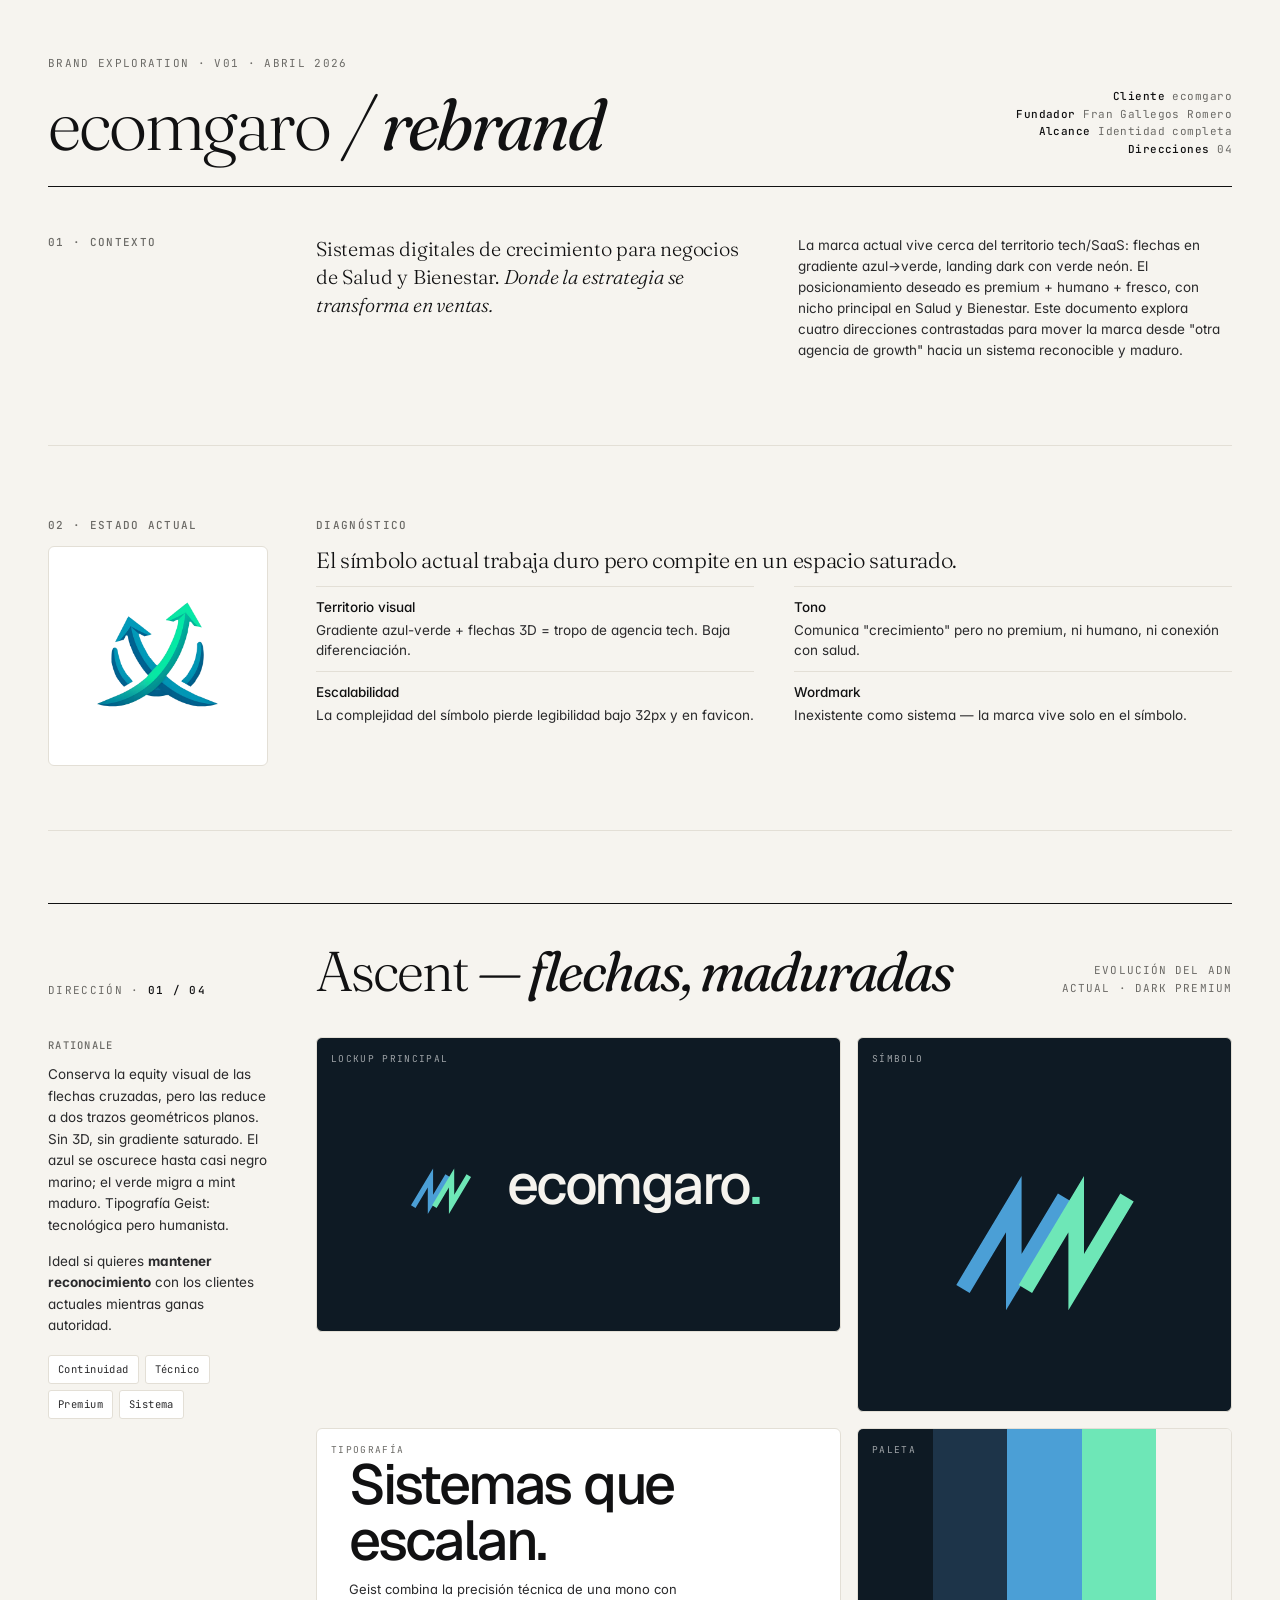
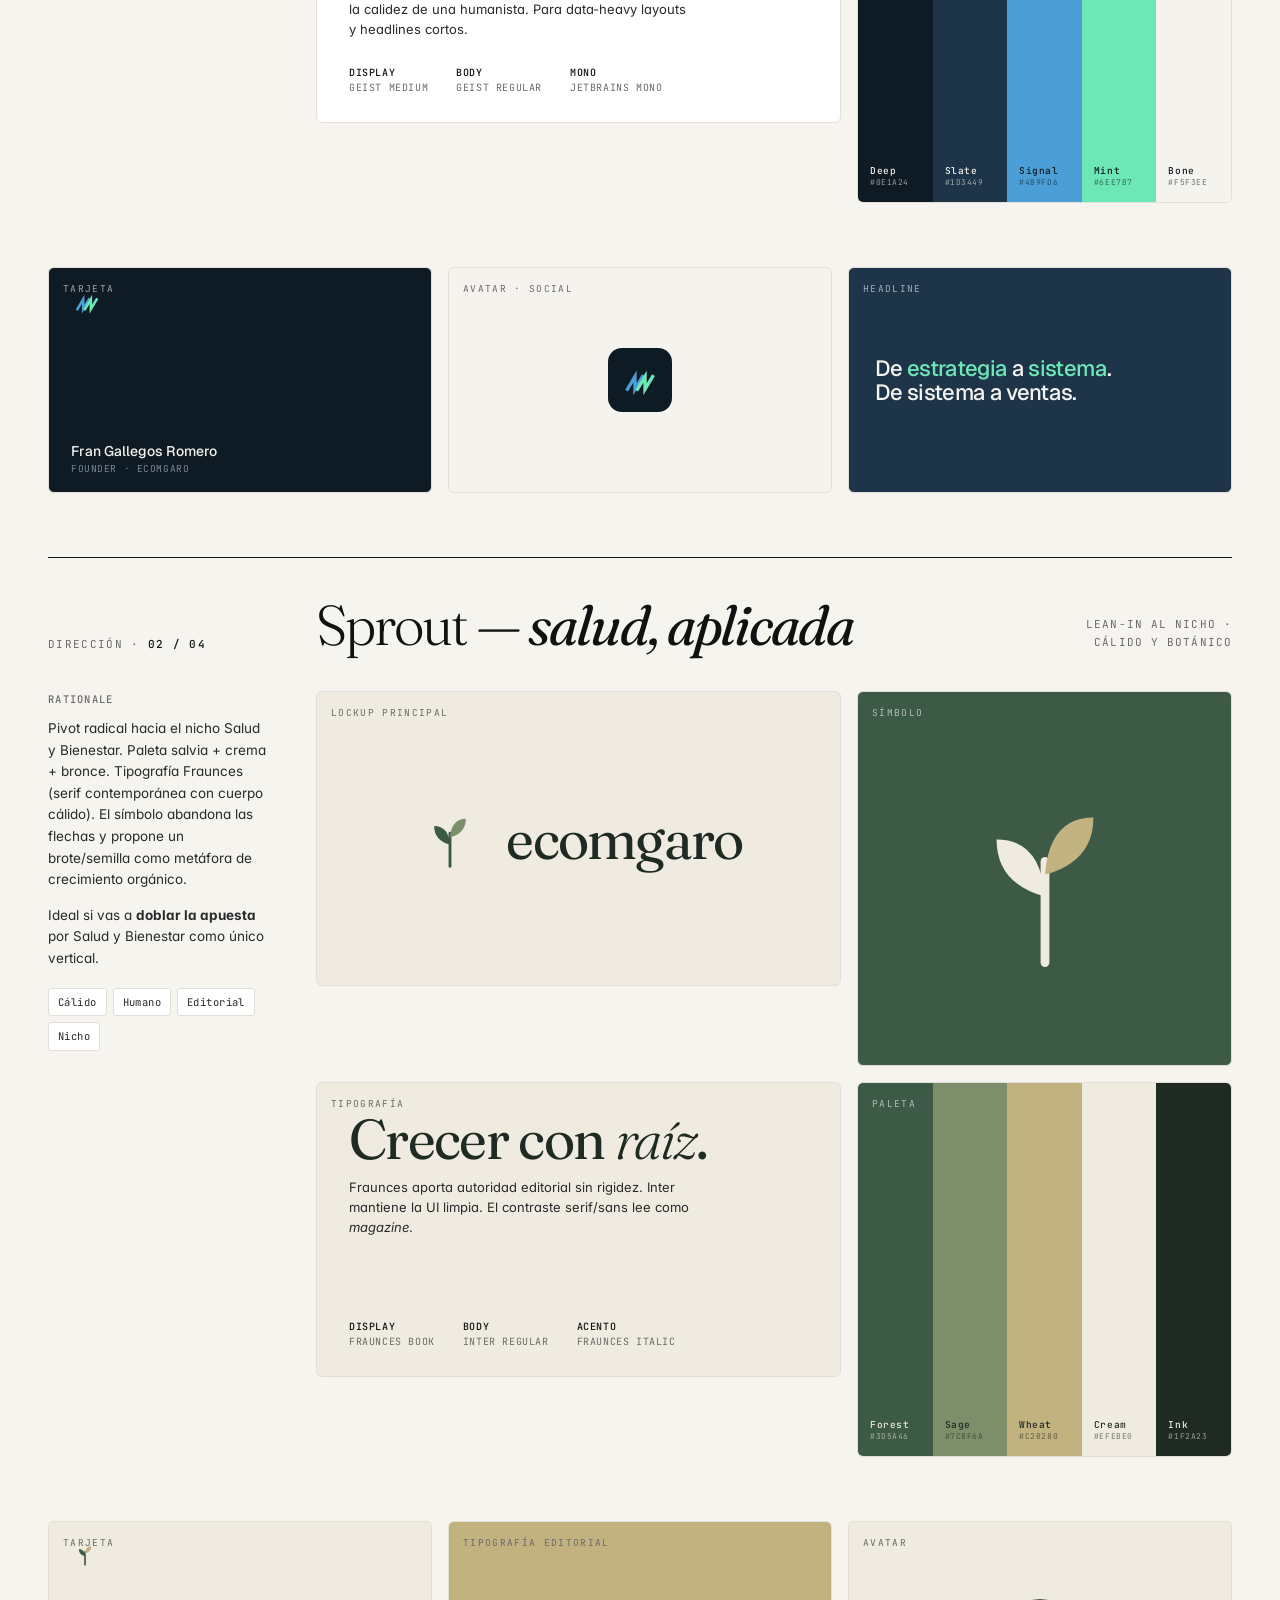
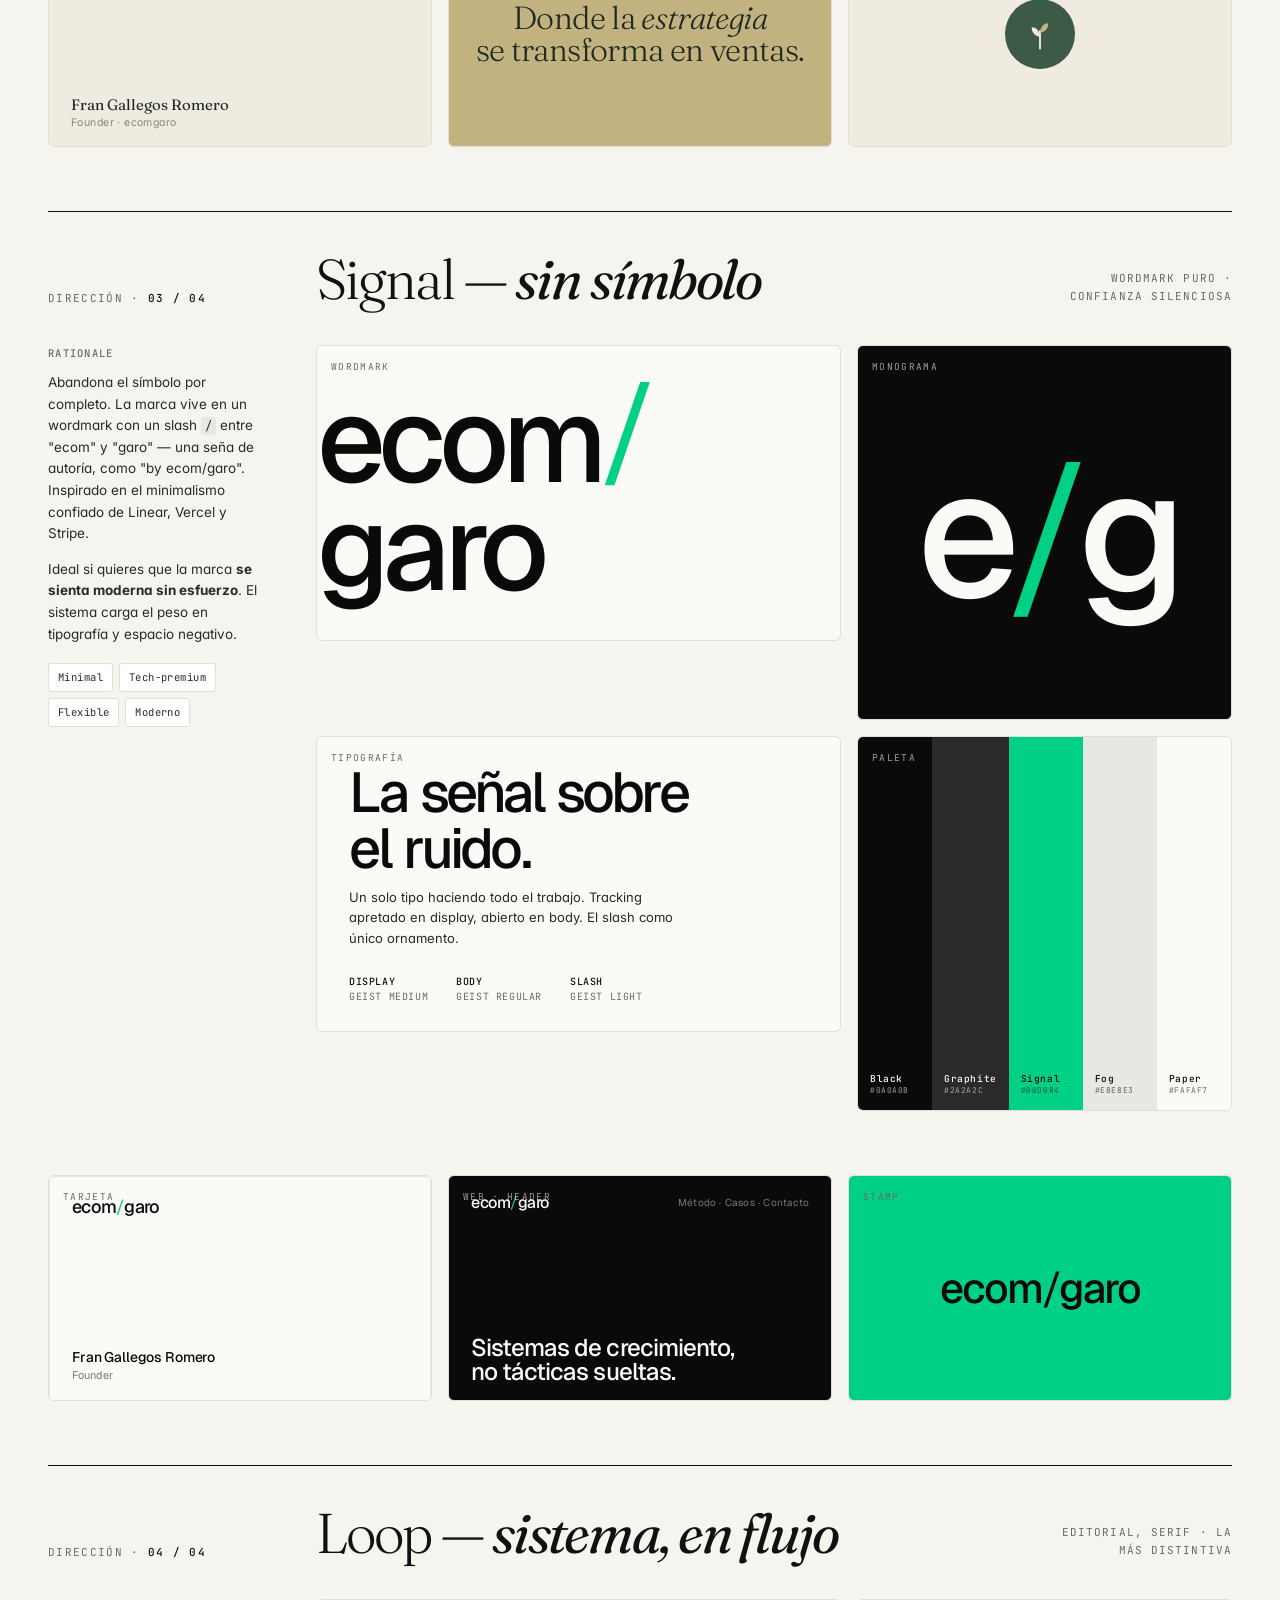
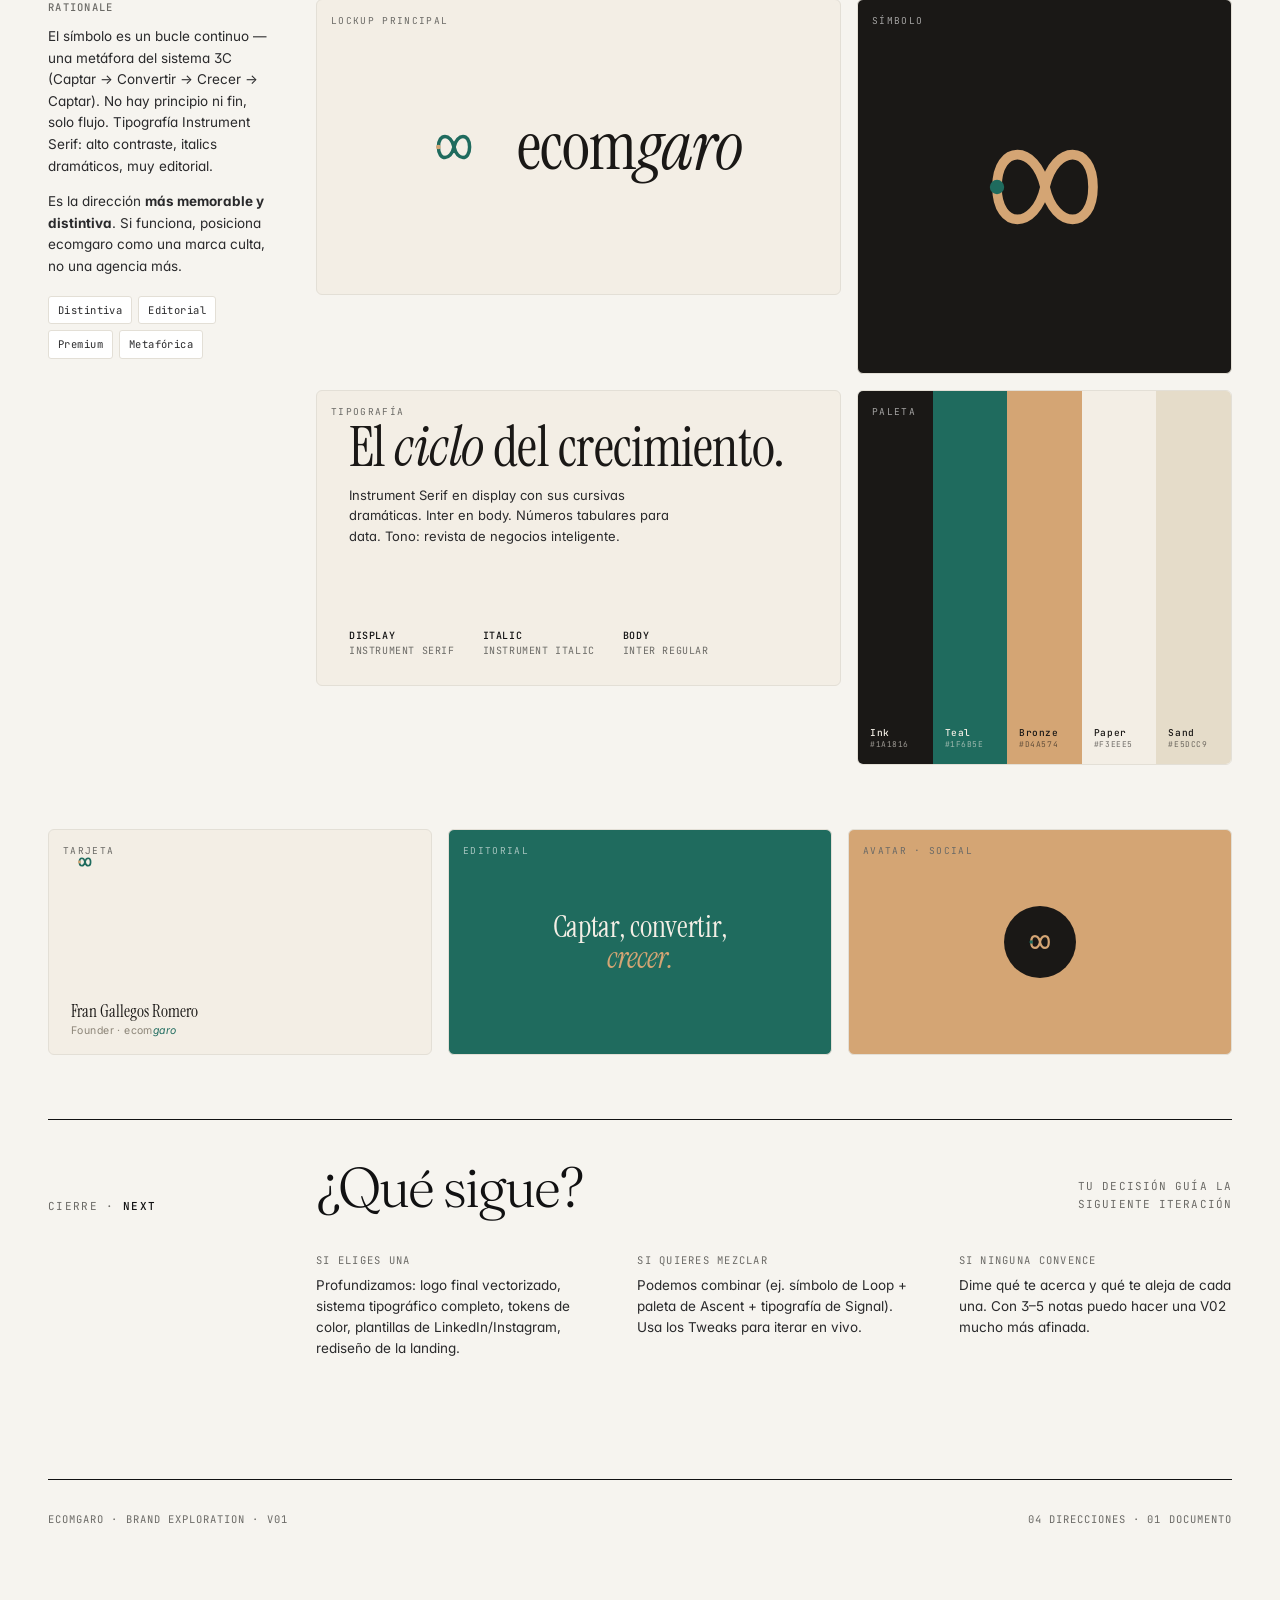
<file: ecomgaro-rebrand.html>
<!doctype html>
<html lang="es">
<head>
<meta charset="utf-8" />
<meta name="viewport" content="width=device-width, initial-scale=1" />
<title>ecomgaro — Exploración de marca</title>
<link rel="preconnect" href="https://fonts.googleapis.com">
<link rel="preconnect" href="https://fonts.gstatic.com" crossorigin>
<link href="https://fonts.googleapis.com/css2?family=Instrument+Serif:ital@0;1&family=Inter:wght@300;400;500;600;700&family=Fraunces:opsz,wght@9..144,300;9..144,400;9..144,500;9..144,600&family=JetBrains+Mono:wght@400;500&family=Geist:wght@300;400;500;600;700&display=swap" rel="stylesheet">
<style>
  :root {
    --bg: #F6F4EF;
    --ink: #111112;
    --ink-2: #2A2A2C;
    --mute: #6B6A66;
    --line: #E3DFD6;
    --card: #FFFFFF;
  }
  * { box-sizing: border-box; }
  html, body { margin: 0; padding: 0; }
  body {
    background: var(--bg);
    color: var(--ink);
    font-family: 'Inter', system-ui, sans-serif;
    font-feature-settings: "ss01", "cv11";
    -webkit-font-smoothing: antialiased;
    text-rendering: optimizeLegibility;
  }
  .page {
    max-width: 1320px;
    margin: 0 auto;
    padding: 56px 48px 120px;
  }

  /* ---------- Masthead ---------- */
  .masthead {
    display: grid;
    grid-template-columns: 1fr auto;
    align-items: end;
    border-bottom: 1px solid var(--ink);
    padding-bottom: 28px;
    margin-bottom: 48px;
  }
  .masthead .title {
    font-family: 'Fraunces', serif;
    font-weight: 300;
    font-size: 72px;
    line-height: 0.95;
    letter-spacing: -0.03em;
    margin: 0;
  }
  .masthead .title em {
    font-style: italic;
    font-weight: 400;
  }
  .masthead .kicker {
    font-family: 'JetBrains Mono', monospace;
    font-size: 11px;
    letter-spacing: 0.12em;
    text-transform: uppercase;
    color: var(--mute);
    margin-bottom: 20px;
  }
  .masthead .meta {
    font-family: 'JetBrains Mono', monospace;
    font-size: 11px;
    line-height: 1.6;
    color: var(--mute);
    text-align: right;
    letter-spacing: 0.04em;
  }
  .masthead .meta b { color: var(--ink); font-weight: 500; }

  /* ---------- Intro copy ---------- */
  .intro {
    display: grid;
    grid-template-columns: 220px 1fr 1fr;
    gap: 48px;
    padding-bottom: 72px;
    border-bottom: 1px solid var(--line);
    margin-bottom: 72px;
  }
  .intro h3 {
    font-family: 'JetBrains Mono', monospace;
    font-size: 11px;
    letter-spacing: 0.12em;
    text-transform: uppercase;
    color: var(--mute);
    margin: 0 0 14px;
    font-weight: 500;
  }
  .intro p {
    font-family: 'Fraunces', serif;
    font-weight: 300;
    font-size: 20px;
    line-height: 1.4;
    margin: 0 0 12px;
    letter-spacing: -0.01em;
  }
  .intro .small {
    font-family: 'Inter', sans-serif;
    font-size: 13.5px;
    line-height: 1.55;
    color: var(--ink-2);
    font-weight: 400;
    letter-spacing: 0;
  }

  /* ---------- Current state ---------- */
  .current {
    display: grid;
    grid-template-columns: 220px 1fr;
    gap: 48px;
    padding-bottom: 64px;
    margin-bottom: 72px;
    border-bottom: 1px solid var(--line);
  }
  .current-frame {
    aspect-ratio: 1 / 1;
    background: #fff;
    border: 1px solid var(--line);
    border-radius: 6px;
    display: flex;
    align-items: center;
    justify-content: center;
    padding: 28px;
  }
  .current-frame img { width: 100%; height: auto; }
  .current-notes ul {
    list-style: none;
    padding: 0;
    margin: 10px 0 0;
    columns: 2;
    column-gap: 40px;
  }
  .current-notes li {
    font-family: 'Inter', sans-serif;
    font-size: 13.5px;
    line-height: 1.55;
    color: var(--ink-2);
    padding: 10px 0;
    border-top: 1px solid var(--line);
    break-inside: avoid;
  }
  .current-notes li b {
    display: block;
    font-weight: 500;
    color: var(--ink);
    margin-bottom: 2px;
  }

  /* ---------- Direction card ---------- */
  .direction {
    padding-top: 40px;
    margin-top: 64px;
    border-top: 1px solid var(--ink);
  }
  .direction:first-of-type { margin-top: 0; }

  .dir-head {
    display: grid;
    grid-template-columns: 220px 1fr auto;
    gap: 48px;
    align-items: end;
    margin-bottom: 40px;
  }
  .dir-num {
    font-family: 'JetBrains Mono', monospace;
    font-size: 11px;
    letter-spacing: 0.12em;
    color: var(--mute);
    text-transform: uppercase;
  }
  .dir-num b { color: var(--ink); font-weight: 500; }
  .dir-title {
    font-family: 'Fraunces', serif;
    font-weight: 300;
    font-size: 56px;
    line-height: 0.95;
    letter-spacing: -0.035em;
    margin: 0;
  }
  .dir-title em { font-style: italic; font-weight: 400; }
  .dir-tagline {
    font-family: 'JetBrains Mono', monospace;
    font-size: 11px;
    letter-spacing: 0.1em;
    text-transform: uppercase;
    color: var(--mute);
    text-align: right;
    max-width: 180px;
    line-height: 1.6;
  }

  .dir-body {
    display: grid;
    grid-template-columns: 220px 1fr;
    gap: 48px;
  }
  .dir-rationale {
    font-family: 'Inter', sans-serif;
    font-size: 13.5px;
    line-height: 1.6;
    color: var(--ink-2);
  }
  .dir-rationale .label {
    font-family: 'JetBrains Mono', monospace;
    font-size: 10.5px;
    letter-spacing: 0.12em;
    text-transform: uppercase;
    color: var(--mute);
    margin: 0 0 10px;
    font-weight: 500;
  }
  .dir-rationale p { margin: 0 0 14px; }
  .dir-rationale .attrs {
    display: flex;
    flex-wrap: wrap;
    gap: 6px;
    margin-top: 18px;
  }
  .dir-rationale .attrs span {
    font-family: 'JetBrains Mono', monospace;
    font-size: 10.5px;
    letter-spacing: 0.04em;
    padding: 5px 9px;
    border: 1px solid var(--line);
    border-radius: 3px;
    color: var(--ink-2);
    background: #fff;
  }

  /* ---------- Grid of plates ---------- */
  .plates {
    display: grid;
    grid-template-columns: 1.4fr 1fr;
    gap: 16px;
  }
  .plates .row {
    display: grid;
    gap: 16px;
  }
  .plate {
    border-radius: 6px;
    overflow: hidden;
    position: relative;
    background: var(--card);
    border: 1px solid var(--line);
  }
  .plate.tall { aspect-ratio: 4 / 3; }
  .plate.square { aspect-ratio: 1 / 1; }
  .plate.wide { aspect-ratio: 16 / 9; }
  .plate.short { aspect-ratio: 16 / 7; }
  .plate .tag {
    position: absolute;
    top: 14px;
    left: 14px;
    font-family: 'JetBrains Mono', monospace;
    font-size: 9.5px;
    letter-spacing: 0.14em;
    text-transform: uppercase;
    color: var(--mute);
    z-index: 2;
  }
  .plate .tag.light { color: rgba(255,255,255,0.6); }

  .plate-inner {
    position: absolute;
    inset: 0;
    display: flex;
    align-items: center;
    justify-content: center;
  }

  /* ---------- Palette swatches ---------- */
  .palette {
    display: grid;
    grid-template-columns: repeat(5, 1fr);
    gap: 0;
    height: 100%;
    width: 100%;
  }
  .palette > div {
    display: flex;
    flex-direction: column;
    justify-content: flex-end;
    padding: 14px 12px;
    font-family: 'JetBrains Mono', monospace;
    font-size: 9.5px;
    letter-spacing: 0.06em;
    line-height: 1.4;
  }
  .palette b { font-weight: 500; display: block; }
  .palette small { opacity: 0.6; }

  /* ---------- Type spec ---------- */
  .type-spec {
    padding: 28px 32px;
    width: 100%;
    height: 100%;
    display: flex;
    flex-direction: column;
    justify-content: space-between;
  }
  .type-spec .head-line {
    font-size: 56px;
    line-height: 1;
    letter-spacing: -0.03em;
    margin: 0;
  }
  .type-spec .body-line {
    font-size: 13px;
    line-height: 1.55;
    color: var(--ink-2);
    max-width: 340px;
    margin: 10px 0 0;
  }
  .type-spec .foot {
    display: flex;
    gap: 28px;
    font-family: 'JetBrains Mono', monospace;
    font-size: 10px;
    letter-spacing: 0.06em;
    text-transform: uppercase;
    color: var(--mute);
  }
  .type-spec .foot b { color: var(--ink); font-weight: 500; display: block; margin-bottom: 2px; }

  /* ---------- Application mockup ---------- */
  .app-card {
    width: 100%;
    height: 100%;
    padding: 28px;
    display: flex;
    flex-direction: column;
    justify-content: space-between;
  }

  /* =========================================================
     DIRECTION 1 — ASCENT (evolución flechas)
     ========================================================= */
  .d1 { --d-bg: #0E1A24; --d-ink: #F5F3EE; --d-accent: #6EE7B7; --d-accent-2: #4B9FD6; --d-mute: #7C8896; }
  .d1 .plate.dark { background: var(--d-bg); color: var(--d-ink); }
  .d1 .logo-lockup {
    display: flex;
    align-items: center;
    gap: 22px;
  }
  .d1 .mark-1 {
    width: 88px; height: 88px;
  }
  .d1 .wm {
    font-family: 'Geist', 'Inter', sans-serif;
    font-weight: 500;
    font-size: 56px;
    letter-spacing: -0.04em;
    color: var(--d-ink);
  }
  .d1 .wm .dot { color: var(--d-accent); }
  .d1 .mark-big { width: 260px; height: 260px; }
  .d1 .pal-1 { background: #0E1A24; color: #F5F3EE; }
  .d1 .pal-2 { background: #1D3449; color: #F5F3EE; }
  .d1 .pal-3 { background: #4B9FD6; color: #0E1A24; }
  .d1 .pal-4 { background: #6EE7B7; color: #0E1A24; }
  .d1 .pal-5 { background: #F5F3EE; color: #0E1A24; }

  /* =========================================================
     DIRECTION 2 — SPROUT (salud orgánica)
     ========================================================= */
  .d2 { --d-bg: #EFEBE0; --d-ink: #1F2A23; --d-accent: #3D5A46; --d-accent-2: #C2B280; --d-mute: #8A8674; }
  .d2 .plate.warm { background: var(--d-bg); color: var(--d-ink); }
  .d2 .logo-lockup { display: flex; align-items: center; gap: 20px; }
  .d2 .mark-2 { width: 72px; height: 72px; }
  .d2 .wm {
    font-family: 'Fraunces', serif;
    font-weight: 400;
    font-size: 56px;
    letter-spacing: -0.03em;
    color: var(--d-ink);
    font-optical-sizing: auto;
  }
  .d2 .wm em { font-style: italic; font-weight: 300; }
  .d2 .mark-big { width: 220px; height: 220px; }
  .d2 .pal-1 { background: #3D5A46; color: #EFEBE0; }
  .d2 .pal-2 { background: #7C8F6A; color: #1F2A23; }
  .d2 .pal-3 { background: #C2B280; color: #1F2A23; }
  .d2 .pal-4 { background: #EFEBE0; color: #1F2A23; }
  .d2 .pal-5 { background: #1F2A23; color: #EFEBE0; }

  /* =========================================================
     DIRECTION 3 — SIGNAL (wordmark puro, Linear-like)
     ========================================================= */
  .d3 { --d-bg: #FAFAF7; --d-ink: #0A0A0B; --d-accent: #00D084; --d-accent-2: #2563EB; --d-mute: #787874; }
  .d3 .plate.clean { background: var(--d-bg); color: var(--d-ink); }
  .d3 .wm-big {
    font-family: 'Geist', 'Inter', sans-serif;
    font-weight: 500;
    font-size: 120px;
    letter-spacing: -0.055em;
    color: var(--d-ink);
    line-height: 0.9;
  }
  .d3 .wm-big .slash {
    display: inline-block;
    transform: translateY(-0.08em);
    color: var(--d-accent);
    font-weight: 400;
    margin: 0 -0.02em 0 -0.01em;
  }
  .d3 .wm {
    font-family: 'Geist', 'Inter', sans-serif;
    font-weight: 500;
    font-size: 52px;
    letter-spacing: -0.045em;
    color: var(--d-ink);
    display: flex;
    align-items: baseline;
  }
  .d3 .wm .slash { color: var(--d-accent); font-weight: 400; }
  .d3 .pal-1 { background: #0A0A0B; color: #FAFAF7; }
  .d3 .pal-2 { background: #2A2A2C; color: #FAFAF7; }
  .d3 .pal-3 { background: #00D084; color: #0A0A0B; }
  .d3 .pal-4 { background: #E8E8E3; color: #0A0A0B; }
  .d3 .pal-5 { background: #FAFAF7; color: #0A0A0B; }

  /* =========================================================
     DIRECTION 4 — LOOP (sistema en flujo, editorial)
     ========================================================= */
  .d4 { --d-bg: #F3EEE5; --d-ink: #1A1816; --d-accent: #1F6B5E; --d-accent-2: #D4A574; --d-mute: #8C8578; }
  .d4 .plate.editorial { background: var(--d-bg); color: var(--d-ink); }
  .d4 .logo-lockup { display: flex; align-items: center; gap: 24px; }
  .d4 .mark-4 { width: 78px; height: 78px; }
  .d4 .wm {
    font-family: 'Instrument Serif', serif;
    font-weight: 400;
    font-size: 68px;
    letter-spacing: -0.015em;
    color: var(--d-ink);
    line-height: 0.9;
  }
  .d4 .wm em {
    font-style: italic;
  }
  .d4 .mark-big { width: 240px; height: 240px; }
  .d4 .pal-1 { background: #1A1816; color: #F3EEE5; }
  .d4 .pal-2 { background: #1F6B5E; color: #F3EEE5; }
  .d4 .pal-3 { background: #D4A574; color: #1A1816; }
  .d4 .pal-4 { background: #F3EEE5; color: #1A1816; }
  .d4 .pal-5 { background: #E5DCC9; color: #1A1816; }

  /* ---------- Business card mock ---------- */
  .card-mock {
    aspect-ratio: 1.7 / 1;
    padding: 18px 22px;
    display: flex;
    flex-direction: column;
    justify-content: space-between;
    box-shadow: 0 12px 32px rgba(0,0,0,0.08);
    border-radius: 4px;
  }

  /* ---------- Tweaks panel ---------- */
  .tweaks-panel {
    position: fixed;
    bottom: 20px;
    right: 20px;
    width: 280px;
    background: #fff;
    border: 1px solid var(--ink);
    border-radius: 8px;
    padding: 16px;
    font-family: 'Inter', sans-serif;
    font-size: 13px;
    z-index: 100;
    box-shadow: 0 20px 40px rgba(0,0,0,0.12);
    display: none;
  }
  .tweaks-panel.active { display: block; }
  .tweaks-panel h4 {
    margin: 0 0 12px;
    font-family: 'JetBrains Mono', monospace;
    font-size: 10.5px;
    letter-spacing: 0.12em;
    text-transform: uppercase;
    color: var(--mute);
    font-weight: 500;
  }
  .tweaks-panel label {
    display: block;
    margin-bottom: 10px;
    font-size: 12px;
    color: var(--ink-2);
  }
  .tweaks-panel select, .tweaks-panel input[type="text"] {
    width: 100%;
    padding: 6px 8px;
    border: 1px solid var(--line);
    border-radius: 4px;
    font-family: inherit;
    font-size: 12px;
    margin-top: 4px;
  }
  .tweaks-panel .row-group { display: flex; gap: 8px; }

  .footer {
    margin-top: 120px;
    padding-top: 32px;
    border-top: 1px solid var(--ink);
    display: flex;
    justify-content: space-between;
    font-family: 'JetBrains Mono', monospace;
    font-size: 10.5px;
    letter-spacing: 0.1em;
    text-transform: uppercase;
    color: var(--mute);
  }
</style>
</head>
<body>

<div class="page" data-screen-label="01 Ecomgaro Rebrand">

  <!-- =========== MASTHEAD =========== -->
  <header class="masthead">
    <div>
      <div class="kicker">Brand exploration · V01 · Abril 2026</div>
      <h1 class="title">ecomgaro <em>/ rebrand</em></h1>
    </div>
    <div class="meta">
      <b>Cliente</b> ecomgaro<br/>
      <b>Fundador</b> Fran Gallegos Romero<br/>
      <b>Alcance</b> Identidad completa<br/>
      <b>Direcciones</b> 04
    </div>
  </header>

  <!-- =========== INTRO =========== -->
  <section class="intro">
    <div>
      <h3>01 · Contexto</h3>
    </div>
    <div>
      <p>Sistemas digitales de crecimiento para negocios de Salud y Bienestar. <em>Donde la estrategia se transforma en ventas.</em></p>
    </div>
    <div>
      <p class="small">La marca actual vive cerca del territorio tech/SaaS: flechas en gradiente azul→verde, landing dark con verde neón. El posicionamiento deseado es premium + humano + fresco, con nicho principal en Salud y Bienestar. Este documento explora cuatro direcciones contrastadas para mover la marca desde "otra agencia de growth" hacia un sistema reconocible y maduro.</p>
    </div>
  </section>

  <!-- =========== CURRENT STATE =========== -->
  <section class="current">
    <div>
      <h3 style="font-family:'JetBrains Mono',monospace;font-size:11px;letter-spacing:0.12em;text-transform:uppercase;color:var(--mute);margin:0 0 14px;font-weight:500;">02 · Estado actual</h3>
      <div class="current-frame">
        <img src="assets/logo-actual.png" alt="Logo actual" />
      </div>
    </div>
    <div class="current-notes">
      <h3 style="font-family:'JetBrains Mono',monospace;font-size:11px;letter-spacing:0.12em;text-transform:uppercase;color:var(--mute);margin:0 0 14px;font-weight:500;">Diagnóstico</h3>
      <p style="font-family:'Fraunces',serif;font-weight:300;font-size:22px;line-height:1.35;letter-spacing:-0.015em;margin:0 0 8px;">El símbolo actual trabaja duro pero compite en un espacio saturado.</p>
      <ul>
        <li><b>Territorio visual</b>Gradiente azul-verde + flechas 3D = tropo de agencia tech. Baja diferenciación.</li>
        <li><b>Escalabilidad</b>La complejidad del símbolo pierde legibilidad bajo 32px y en favicon.</li>
        <li><b>Tono</b>Comunica "crecimiento" pero no premium, ni humano, ni conexión con salud.</li>
        <li><b>Wordmark</b>Inexistente como sistema — la marca vive solo en el símbolo.</li>
      </ul>
    </div>
  </section>

  <!-- =================================================================
       DIRECCIÓN 01 — ASCENT
       ================================================================= -->
  <section class="direction d1" data-screen-label="02 Ascent">
    <div class="dir-head">
      <div class="dir-num">Dirección · <b>01 / 04</b></div>
      <h2 class="dir-title">Ascent <em>— flechas, maduradas</em></h2>
      <div class="dir-tagline">Evolución del ADN actual · dark premium</div>
    </div>
    <div class="dir-body">
      <div class="dir-rationale">
        <p class="label">Rationale</p>
        <p>Conserva la equity visual de las flechas cruzadas, pero las reduce a dos trazos geométricos planos. Sin 3D, sin gradiente saturado. El azul se oscurece hasta casi negro marino; el verde migra a mint maduro. Tipografía Geist: tecnológica pero humanista.</p>
        <p>Ideal si quieres <b>mantener reconocimiento</b> con los clientes actuales mientras ganas autoridad.</p>
        <div class="attrs">
          <span>Continuidad</span><span>Técnico</span><span>Premium</span><span>Sistema</span>
        </div>
      </div>

      <div class="plates">
        <div class="row">
          <!-- Big lockup -->
          <div class="plate dark" style="aspect-ratio: 16/9;">
            <span class="tag light">Lockup principal</span>
            <div class="plate-inner">
              <div class="logo-lockup">
                <svg class="mark-1" viewBox="0 0 100 100" fill="none">
                  <!-- Two clean upward chevrons, flat, staggered -->
                  <path d="M20 72 L38 42 L38 72 L56 42" stroke="#4B9FD6" stroke-width="6" stroke-linecap="square" stroke-linejoin="miter" fill="none"/>
                  <path d="M44 72 L62 42 L62 72 L80 42" stroke="#6EE7B7" stroke-width="6" stroke-linecap="square" stroke-linejoin="miter" fill="none"/>
                </svg>
                <div class="wm">ecomgaro<span class="dot">.</span></div>
              </div>
            </div>
          </div>
          <!-- Type spec -->
          <div class="plate" style="aspect-ratio: 16/9;">
            <span class="tag">Tipografía</span>
            <div class="type-spec">
              <div>
                <h4 class="head-line" style="font-family:'Geist','Inter',sans-serif;font-weight:500;letter-spacing:-0.04em;">Sistemas que escalan.</h4>
                <p class="body-line">Geist combina la precisión técnica de una mono con la calidez de una humanista. Para data-heavy layouts y headlines cortos.</p>
              </div>
              <div class="foot">
                <div><b>Display</b>Geist Medium</div>
                <div><b>Body</b>Geist Regular</div>
                <div><b>Mono</b>JetBrains Mono</div>
              </div>
            </div>
          </div>
        </div>

        <div class="row">
          <!-- Mark showcase -->
          <div class="plate dark" style="aspect-ratio: 1/1;">
            <span class="tag light">Símbolo</span>
            <div class="plate-inner">
              <svg class="mark-big" viewBox="0 0 100 100" fill="none">
                <path d="M20 72 L38 42 L38 72 L56 42" stroke="#4B9FD6" stroke-width="6" stroke-linecap="square" stroke-linejoin="miter" fill="none"/>
                <path d="M44 72 L62 42 L62 72 L80 42" stroke="#6EE7B7" stroke-width="6" stroke-linecap="square" stroke-linejoin="miter" fill="none"/>
              </svg>
            </div>
          </div>
          <!-- Palette -->
          <div class="plate" style="aspect-ratio: 1/1;">
            <span class="tag light">Paleta</span>
            <div class="palette">
              <div class="pal-1"><b>Deep</b><small>#0E1A24</small></div>
              <div class="pal-2"><b>Slate</b><small>#1D3449</small></div>
              <div class="pal-3"><b>Signal</b><small>#4B9FD6</small></div>
              <div class="pal-4"><b>Mint</b><small>#6EE7B7</small></div>
              <div class="pal-5"><b>Bone</b><small>#F5F3EE</small></div>
            </div>
          </div>
        </div>
      </div>

      <!-- Application row -->
      <div style="grid-column: 1 / -1; margin-top: 16px; display: grid; grid-template-columns: 1fr 1fr 1fr; gap: 16px;">
        <div class="plate dark" style="aspect-ratio: 1.7/1;">
          <span class="tag light">Tarjeta</span>
          <div class="card-mock">
            <svg style="width:32px;height:32px;" viewBox="0 0 100 100" fill="none">
              <path d="M20 72 L38 42 L38 72 L56 42" stroke="#4B9FD6" stroke-width="8" stroke-linecap="square" stroke-linejoin="miter" fill="none"/>
              <path d="M44 72 L62 42 L62 72 L80 42" stroke="#6EE7B7" stroke-width="8" stroke-linecap="square" stroke-linejoin="miter" fill="none"/>
            </svg>
            <div>
              <div style="font-family:'Geist',sans-serif;font-weight:500;font-size:14px;color:#F5F3EE;">Fran Gallegos Romero</div>
              <div style="font-family:'JetBrains Mono',monospace;font-size:9.5px;color:#7C8896;margin-top:2px;letter-spacing:0.06em;">FOUNDER · ECOMGARO</div>
            </div>
          </div>
        </div>
        <div class="plate" style="aspect-ratio: 1.7/1; background:#F5F3EE;">
          <span class="tag">Avatar · social</span>
          <div class="plate-inner">
            <div style="width:64px;height:64px;background:#0E1A24;border-radius:14px;display:flex;align-items:center;justify-content:center;">
              <svg style="width:42px;height:42px;" viewBox="0 0 100 100" fill="none">
                <path d="M20 72 L38 42 L38 72 L56 42" stroke="#4B9FD6" stroke-width="8" stroke-linecap="square" stroke-linejoin="miter" fill="none"/>
                <path d="M44 72 L62 42 L62 72 L80 42" stroke="#6EE7B7" stroke-width="8" stroke-linecap="square" stroke-linejoin="miter" fill="none"/>
              </svg>
            </div>
          </div>
        </div>
        <div class="plate dark" style="aspect-ratio: 1.7/1; background:#1D3449;">
          <span class="tag light">Headline</span>
          <div style="padding:22px 26px;height:100%;display:flex;flex-direction:column;justify-content:center;">
            <div style="font-family:'Geist',sans-serif;font-weight:500;font-size:22px;color:#F5F3EE;letter-spacing:-0.03em;line-height:1.1;">De <span style="color:#6EE7B7;">estrategia</span> a <span style="color:#6EE7B7;">sistema</span>.<br/>De sistema a ventas.</div>
          </div>
        </div>
      </div>
    </div>
  </section>

  <!-- =================================================================
       DIRECCIÓN 02 — SPROUT
       ================================================================= -->
  <section class="direction d2" data-screen-label="03 Sprout">
    <div class="dir-head">
      <div class="dir-num">Dirección · <b>02 / 04</b></div>
      <h2 class="dir-title">Sprout <em>— salud, aplicada</em></h2>
      <div class="dir-tagline">Lean-in al nicho · cálido y botánico</div>
    </div>
    <div class="dir-body">
      <div class="dir-rationale">
        <p class="label">Rationale</p>
        <p>Pivot radical hacia el nicho Salud y Bienestar. Paleta salvia + crema + bronce. Tipografía Fraunces (serif contemporánea con cuerpo cálido). El símbolo abandona las flechas y propone un brote/semilla como metáfora de crecimiento orgánico.</p>
        <p>Ideal si vas a <b>doblar la apuesta</b> por Salud y Bienestar como único vertical.</p>
        <div class="attrs">
          <span>Cálido</span><span>Humano</span><span>Editorial</span><span>Nicho</span>
        </div>
      </div>

      <div class="plates">
        <div class="row">
          <div class="plate warm" style="aspect-ratio: 16/9;">
            <span class="tag">Lockup principal</span>
            <div class="plate-inner">
              <div class="logo-lockup">
                <svg class="mark-2" viewBox="0 0 100 100" fill="none">
                  <!-- Sprout: two leaves rising from a stem -->
                  <path d="M50 88 L50 42" stroke="#3D5A46" stroke-width="4" stroke-linecap="round"/>
                  <path d="M50 58 Q28 52 28 32 Q48 32 50 58 Z" fill="#3D5A46"/>
                  <path d="M50 48 Q72 42 72 22 Q52 22 50 48 Z" fill="#7C8F6A"/>
                </svg>
                <div class="wm">ecomgaro</div>
              </div>
            </div>
          </div>
          <div class="plate warm" style="aspect-ratio: 16/9; background:#EFEBE0;">
            <span class="tag">Tipografía</span>
            <div class="type-spec">
              <div>
                <h4 class="head-line" style="font-family:'Fraunces',serif;font-weight:400;letter-spacing:-0.03em;">Crecer con <em style="font-style:italic;font-weight:300;">raíz</em>.</h4>
                <p class="body-line">Fraunces aporta autoridad editorial sin rigidez. Inter mantiene la UI limpia. El contraste serif/sans lee como <em>magazine</em>.</p>
              </div>
              <div class="foot">
                <div><b>Display</b>Fraunces Book</div>
                <div><b>Body</b>Inter Regular</div>
                <div><b>Acento</b>Fraunces Italic</div>
              </div>
            </div>
          </div>
        </div>

        <div class="row">
          <div class="plate warm" style="aspect-ratio: 1/1; background:#3D5A46;">
            <span class="tag light">Símbolo</span>
            <div class="plate-inner">
              <svg class="mark-big" viewBox="0 0 100 100" fill="none">
                <path d="M50 88 L50 42" stroke="#EFEBE0" stroke-width="4" stroke-linecap="round"/>
                <path d="M50 58 Q28 52 28 32 Q48 32 50 58 Z" fill="#EFEBE0"/>
                <path d="M50 48 Q72 42 72 22 Q52 22 50 48 Z" fill="#C2B280"/>
              </svg>
            </div>
          </div>
          <div class="plate" style="aspect-ratio: 1/1;">
            <span class="tag light">Paleta</span>
            <div class="palette">
              <div class="pal-1"><b>Forest</b><small>#3D5A46</small></div>
              <div class="pal-2"><b>Sage</b><small>#7C8F6A</small></div>
              <div class="pal-3"><b>Wheat</b><small>#C2B280</small></div>
              <div class="pal-4"><b>Cream</b><small>#EFEBE0</small></div>
              <div class="pal-5"><b>Ink</b><small>#1F2A23</small></div>
            </div>
          </div>
        </div>
      </div>

      <div style="grid-column: 1 / -1; margin-top: 16px; display: grid; grid-template-columns: 1fr 1fr 1fr; gap: 16px;">
        <div class="plate warm" style="aspect-ratio: 1.7/1;">
          <span class="tag">Tarjeta</span>
          <div class="card-mock" style="background:#EFEBE0;">
            <svg style="width:28px;height:28px;" viewBox="0 0 100 100" fill="none">
              <path d="M50 88 L50 42" stroke="#3D5A46" stroke-width="6" stroke-linecap="round"/>
              <path d="M50 58 Q28 52 28 32 Q48 32 50 58 Z" fill="#3D5A46"/>
              <path d="M50 48 Q72 42 72 22 Q52 22 50 48 Z" fill="#C2B280"/>
            </svg>
            <div>
              <div style="font-family:'Fraunces',serif;font-weight:400;font-size:15px;color:#1F2A23;">Fran Gallegos Romero</div>
              <div style="font-family:'Inter',sans-serif;font-size:10.5px;color:#8A8674;margin-top:2px;letter-spacing:0.04em;">Founder · ecomgaro</div>
            </div>
          </div>
        </div>
        <div class="plate" style="aspect-ratio: 1.7/1; background:#C2B280;">
          <span class="tag">Tipografía editorial</span>
          <div class="plate-inner">
            <div style="font-family:'Fraunces',serif;font-weight:300;font-size:32px;color:#1F2A23;letter-spacing:-0.02em;line-height:1;padding:0 22px;text-align:center;">
              Donde la <em style="font-style:italic;">estrategia</em><br/>se transforma en ventas.
            </div>
          </div>
        </div>
        <div class="plate warm" style="aspect-ratio: 1.7/1; background:#EFEBE0;">
          <span class="tag">Avatar</span>
          <div class="plate-inner">
            <div style="width:70px;height:70px;background:#3D5A46;border-radius:50%;display:flex;align-items:center;justify-content:center;">
              <svg style="width:38px;height:38px;" viewBox="0 0 100 100" fill="none">
                <path d="M50 88 L50 42" stroke="#EFEBE0" stroke-width="5" stroke-linecap="round"/>
                <path d="M50 58 Q28 52 28 32 Q48 32 50 58 Z" fill="#EFEBE0"/>
                <path d="M50 48 Q72 42 72 22 Q52 22 50 48 Z" fill="#C2B280"/>
              </svg>
            </div>
          </div>
        </div>
      </div>
    </div>
  </section>

  <!-- =================================================================
       DIRECCIÓN 03 — SIGNAL
       ================================================================= -->
  <section class="direction d3" data-screen-label="04 Signal">
    <div class="dir-head">
      <div class="dir-num">Dirección · <b>03 / 04</b></div>
      <h2 class="dir-title">Signal <em>— sin símbolo</em></h2>
      <div class="dir-tagline">Wordmark puro · confianza silenciosa</div>
    </div>
    <div class="dir-body">
      <div class="dir-rationale">
        <p class="label">Rationale</p>
        <p>Abandona el símbolo por completo. La marca vive en un wordmark con un slash <code style="font-family:'JetBrains Mono',monospace;background:#E8E8E3;padding:1px 4px;border-radius:3px;font-size:12px;">/</code> entre "ecom" y "garo" — una seña de autoría, como "by ecom/garo". Inspirado en el minimalismo confiado de Linear, Vercel y Stripe.</p>
        <p>Ideal si quieres que la marca <b>se sienta moderna sin esfuerzo</b>. El sistema carga el peso en tipografía y espacio negativo.</p>
        <div class="attrs">
          <span>Minimal</span><span>Tech-premium</span><span>Flexible</span><span>Moderno</span>
        </div>
      </div>

      <div class="plates">
        <div class="row">
          <div class="plate clean" style="aspect-ratio: 16/9; background:#FAFAF7;">
            <span class="tag">Wordmark</span>
            <div class="plate-inner">
              <div class="wm-big">ecom<span class="slash">/</span>garo</div>
            </div>
          </div>
          <div class="plate clean" style="aspect-ratio: 16/9; background:#FAFAF7;">
            <span class="tag">Tipografía</span>
            <div class="type-spec">
              <div>
                <h4 class="head-line" style="font-family:'Geist','Inter',sans-serif;font-weight:500;letter-spacing:-0.05em;">La señal sobre<br/>el ruido.</h4>
                <p class="body-line">Un solo tipo haciendo todo el trabajo. Tracking apretado en display, abierto en body. El slash como único ornamento.</p>
              </div>
              <div class="foot">
                <div><b>Display</b>Geist Medium</div>
                <div><b>Body</b>Geist Regular</div>
                <div><b>Slash</b>Geist Light</div>
              </div>
            </div>
          </div>
        </div>

        <div class="row">
          <div class="plate clean" style="aspect-ratio: 1/1; background:#0A0A0B;">
            <span class="tag light">Monograma</span>
            <div class="plate-inner" style="flex-direction:column;">
              <div style="font-family:'Geist',sans-serif;font-weight:500;font-size:180px;line-height:1;letter-spacing:-0.08em;color:#FAFAF7;">
                e<span style="color:#00D084;font-weight:400;">/</span>g
              </div>
            </div>
          </div>
          <div class="plate" style="aspect-ratio: 1/1;">
            <span class="tag light">Paleta</span>
            <div class="palette">
              <div class="pal-1"><b>Black</b><small>#0A0A0B</small></div>
              <div class="pal-2"><b>Graphite</b><small>#2A2A2C</small></div>
              <div class="pal-3"><b>Signal</b><small>#00D084</small></div>
              <div class="pal-4"><b>Fog</b><small>#E8E8E3</small></div>
              <div class="pal-5"><b>Paper</b><small>#FAFAF7</small></div>
            </div>
          </div>
        </div>
      </div>

      <div style="grid-column: 1 / -1; margin-top: 16px; display: grid; grid-template-columns: 1fr 1fr 1fr; gap: 16px;">
        <div class="plate clean" style="aspect-ratio: 1.7/1; background:#FAFAF7;">
          <span class="tag">Tarjeta</span>
          <div class="card-mock" style="background:#FAFAF7;border:1px solid #E8E8E3;">
            <div style="font-family:'Geist',sans-serif;font-weight:500;font-size:18px;letter-spacing:-0.04em;color:#0A0A0B;">
              ecom<span style="color:#00D084;font-weight:400;">/</span>garo
            </div>
            <div>
              <div style="font-family:'Geist',sans-serif;font-weight:500;font-size:14px;color:#0A0A0B;letter-spacing:-0.01em;">Fran Gallegos Romero</div>
              <div style="font-family:'Geist',sans-serif;font-size:11px;color:#787874;margin-top:2px;">Founder</div>
            </div>
          </div>
        </div>
        <div class="plate clean" style="aspect-ratio: 1.7/1; background:#0A0A0B;">
          <span class="tag light">Web · header</span>
          <div style="padding:16px 22px;height:100%;display:flex;flex-direction:column;justify-content:space-between;">
            <div style="display:flex;justify-content:space-between;align-items:center;">
              <div style="font-family:'Geist',sans-serif;font-weight:500;font-size:16px;color:#FAFAF7;letter-spacing:-0.03em;">
                ecom<span style="color:#00D084;font-weight:400;">/</span>garo
              </div>
              <div style="font-family:'Geist',sans-serif;font-size:10px;color:#787874;letter-spacing:0.02em;">Método · Casos · Contacto</div>
            </div>
            <div style="font-family:'Geist',sans-serif;font-weight:500;font-size:24px;color:#FAFAF7;letter-spacing:-0.04em;line-height:1;">Sistemas de crecimiento,<br/>no tácticas sueltas.</div>
          </div>
        </div>
        <div class="plate" style="aspect-ratio: 1.7/1; background:#00D084;">
          <span class="tag">Stamp</span>
          <div class="plate-inner">
            <div style="font-family:'Geist',sans-serif;font-weight:500;font-size:42px;color:#0A0A0B;letter-spacing:-0.05em;">
              ecom<span style="font-weight:400;">/</span>garo
            </div>
          </div>
        </div>
      </div>
    </div>
  </section>

  <!-- =================================================================
       DIRECCIÓN 04 — LOOP
       ================================================================= -->
  <section class="direction d4" data-screen-label="05 Loop">
    <div class="dir-head">
      <div class="dir-num">Dirección · <b>04 / 04</b></div>
      <h2 class="dir-title">Loop <em>— sistema, en flujo</em></h2>
      <div class="dir-tagline">Editorial, serif · la más distintiva</div>
    </div>
    <div class="dir-body">
      <div class="dir-rationale">
        <p class="label">Rationale</p>
        <p>El símbolo es un bucle continuo — una metáfora del sistema 3C (Captar → Convertir → Crecer → Captar). No hay principio ni fin, solo flujo. Tipografía Instrument Serif: alto contraste, italics dramáticos, muy editorial.</p>
        <p>Es la dirección <b>más memorable y distintiva</b>. Si funciona, posiciona ecomgaro como una marca culta, no una agencia más.</p>
        <div class="attrs">
          <span>Distintiva</span><span>Editorial</span><span>Premium</span><span>Metafórica</span>
        </div>
      </div>

      <div class="plates">
        <div class="row">
          <div class="plate editorial" style="aspect-ratio: 16/9;">
            <span class="tag">Lockup principal</span>
            <div class="plate-inner">
              <div class="logo-lockup">
                <svg class="mark-4" viewBox="0 0 100 100" fill="none">
                  <!-- Infinity-like loop -->
                  <path d="M30 50 C30 32, 46 32, 50 50 C54 68, 70 68, 70 50 C70 32, 54 32, 50 50 C46 68, 30 68, 30 50 Z"
                        stroke="#1F6B5E" stroke-width="4.5" fill="none" stroke-linecap="round"/>
                  <circle cx="30" cy="50" r="3" fill="#D4A574"/>
                </svg>
                <div class="wm">ecom<em>garo</em></div>
              </div>
            </div>
          </div>
          <div class="plate editorial" style="aspect-ratio: 16/9;">
            <span class="tag">Tipografía</span>
            <div class="type-spec">
              <div>
                <h4 class="head-line" style="font-family:'Instrument Serif',serif;font-weight:400;letter-spacing:-0.01em;">El <em style="font-style:italic;">ciclo</em> del crecimiento.</h4>
                <p class="body-line">Instrument Serif en display con sus cursivas dramáticas. Inter en body. Números tabulares para data. Tono: revista de negocios inteligente.</p>
              </div>
              <div class="foot">
                <div><b>Display</b>Instrument Serif</div>
                <div><b>Italic</b>Instrument Italic</div>
                <div><b>Body</b>Inter Regular</div>
              </div>
            </div>
          </div>
        </div>

        <div class="row">
          <div class="plate editorial" style="aspect-ratio: 1/1; background:#1A1816;">
            <span class="tag light">Símbolo</span>
            <div class="plate-inner">
              <svg class="mark-big" viewBox="0 0 100 100" fill="none">
                <path d="M30 50 C30 32, 46 32, 50 50 C54 68, 70 68, 70 50 C70 32, 54 32, 50 50 C46 68, 30 68, 30 50 Z"
                      stroke="#D4A574" stroke-width="4" fill="none" stroke-linecap="round"/>
                <circle cx="30" cy="50" r="3" fill="#1F6B5E"/>
              </svg>
            </div>
          </div>
          <div class="plate" style="aspect-ratio: 1/1;">
            <span class="tag light">Paleta</span>
            <div class="palette">
              <div class="pal-1"><b>Ink</b><small>#1A1816</small></div>
              <div class="pal-2"><b>Teal</b><small>#1F6B5E</small></div>
              <div class="pal-3"><b>Bronze</b><small>#D4A574</small></div>
              <div class="pal-4"><b>Paper</b><small>#F3EEE5</small></div>
              <div class="pal-5"><b>Sand</b><small>#E5DCC9</small></div>
            </div>
          </div>
        </div>
      </div>

      <div style="grid-column: 1 / -1; margin-top: 16px; display: grid; grid-template-columns: 1fr 1fr 1fr; gap: 16px;">
        <div class="plate editorial" style="aspect-ratio: 1.7/1;">
          <span class="tag">Tarjeta</span>
          <div class="card-mock">
            <svg style="width:28px;height:28px;" viewBox="0 0 100 100" fill="none">
              <path d="M30 50 C30 32, 46 32, 50 50 C54 68, 70 68, 70 50 C70 32, 54 32, 50 50 C46 68, 30 68, 30 50 Z"
                    stroke="#1F6B5E" stroke-width="6" fill="none" stroke-linecap="round"/>
              <circle cx="30" cy="50" r="5" fill="#D4A574"/>
            </svg>
            <div>
              <div style="font-family:'Instrument Serif',serif;font-weight:400;font-size:17px;color:#1A1816;line-height:1;">Fran Gallegos Romero</div>
              <div style="font-family:'Inter',sans-serif;font-size:10.5px;color:#8C8578;margin-top:4px;letter-spacing:0.04em;">Founder · ecom<em style="color:#1F6B5E;">garo</em></div>
            </div>
          </div>
        </div>
        <div class="plate editorial" style="aspect-ratio: 1.7/1; background:#1F6B5E;">
          <span class="tag light">Editorial</span>
          <div class="plate-inner">
            <div style="font-family:'Instrument Serif',serif;font-weight:400;font-size:30px;color:#F3EEE5;line-height:1.05;text-align:center;padding:0 22px;letter-spacing:-0.01em;">
              Captar, convertir,<br/><em style="font-style:italic;color:#D4A574;">crecer.</em>
            </div>
          </div>
        </div>
        <div class="plate editorial" style="aspect-ratio: 1.7/1; background:#D4A574;">
          <span class="tag">Avatar · social</span>
          <div class="plate-inner">
            <div style="width:72px;height:72px;background:#1A1816;border-radius:50%;display:flex;align-items:center;justify-content:center;">
              <svg style="width:44px;height:44px;" viewBox="0 0 100 100" fill="none">
                <path d="M30 50 C30 32, 46 32, 50 50 C54 68, 70 68, 70 50 C70 32, 54 32, 50 50 C46 68, 30 68, 30 50 Z"
                      stroke="#D4A574" stroke-width="5" fill="none" stroke-linecap="round"/>
                <circle cx="30" cy="50" r="4" fill="#1F6B5E"/>
              </svg>
            </div>
          </div>
        </div>
      </div>
    </div>
  </section>

  <!-- ================ Next steps ================ -->
  <section class="direction" style="border-top:1px solid var(--ink);">
    <div class="dir-head">
      <div class="dir-num">Cierre · <b>Next</b></div>
      <h2 class="dir-title">¿Qué sigue?</h2>
      <div class="dir-tagline">Tu decisión guía la siguiente iteración</div>
    </div>
    <div style="display:grid;grid-template-columns:220px 1fr 1fr 1fr;gap:48px;">
      <div></div>
      <div>
        <p style="font-family:'JetBrains Mono',monospace;font-size:10.5px;letter-spacing:0.12em;text-transform:uppercase;color:var(--mute);margin:0 0 8px;">Si eliges una</p>
        <p style="font-family:'Inter',sans-serif;font-size:13.5px;line-height:1.55;color:var(--ink-2);margin:0;">Profundizamos: logo final vectorizado, sistema tipográfico completo, tokens de color, plantillas de LinkedIn/Instagram, rediseño de la landing.</p>
      </div>
      <div>
        <p style="font-family:'JetBrains Mono',monospace;font-size:10.5px;letter-spacing:0.12em;text-transform:uppercase;color:var(--mute);margin:0 0 8px;">Si quieres mezclar</p>
        <p style="font-family:'Inter',sans-serif;font-size:13.5px;line-height:1.55;color:var(--ink-2);margin:0;">Podemos combinar (ej. símbolo de Loop + paleta de Ascent + tipografía de Signal). Usa los Tweaks para iterar en vivo.</p>
      </div>
      <div>
        <p style="font-family:'JetBrains Mono',monospace;font-size:10.5px;letter-spacing:0.12em;text-transform:uppercase;color:var(--mute);margin:0 0 8px;">Si ninguna convence</p>
        <p style="font-family:'Inter',sans-serif;font-size:13.5px;line-height:1.55;color:var(--ink-2);margin:0;">Dime qué te acerca y qué te aleja de cada una. Con 3–5 notas puedo hacer una V02 mucho más afinada.</p>
      </div>
    </div>
  </section>

  <footer class="footer">
    <div>ecomgaro · brand exploration · v01</div>
    <div>04 direcciones · 01 documento</div>
  </footer>

</div>

<!-- =================== TWEAKS PANEL =================== -->
<div class="tweaks-panel" id="tweaks">
  <h4>Tweaks · mezclar direcciones</h4>

  <label>Acento global
    <select id="tw-accent">
      <option value="mint">Mint (Ascent)</option>
      <option value="sage">Sage (Sprout)</option>
      <option value="signal">Signal green (Signal)</option>
      <option value="bronze">Bronze (Loop)</option>
    </select>
  </label>

  <label>Modo fondo
    <select id="tw-mode">
      <option value="warm">Warm (crema)</option>
      <option value="cool">Cool (bone)</option>
      <option value="dark">Dark</option>
    </select>
  </label>

  <label>Escribir nombre como
    <select id="tw-name">
      <option value="lower">ecomgaro</option>
      <option value="slash">ecom/garo</option>
      <option value="upper">ECOMGARO</option>
      <option value="italic">ecom<em>garo</em></option>
    </select>
  </label>

  <div style="margin-top:12px;padding-top:12px;border-top:1px solid var(--line);font-size:11px;color:var(--mute);line-height:1.5;">
    Activa/desactiva con el botón <b>Tweaks</b> en la barra superior.
  </div>
</div>

<script>
  const TWEAK_DEFAULTS = /*EDITMODE-BEGIN*/{
    "accent": "mint",
    "mode": "warm",
    "name": "lower"
  }/*EDITMODE-END*/;

  const state = { ...TWEAK_DEFAULTS };
  const panel = document.getElementById('tweaks');

  function applyTweaks() {
    const accentMap = {
      mint: '#6EE7B7',
      sage: '#7C8F6A',
      signal: '#00D084',
      bronze: '#D4A574'
    };
    const bgMap = {
      warm: '#F6F4EF',
      cool: '#FAFAF7',
      dark: '#0E1A24'
    };
    const inkMap = { warm: '#111112', cool: '#0A0A0B', dark: '#F5F3EE' };

    document.body.style.background = bgMap[state.mode];
    document.body.style.color = inkMap[state.mode];
    document.documentElement.style.setProperty('--bg', bgMap[state.mode]);
    document.documentElement.style.setProperty('--ink', inkMap[state.mode]);
  }

  // Listeners first
  window.addEventListener('message', (e) => {
    const d = e.data || {};
    if (d.type === '__activate_edit_mode') panel.classList.add('active');
    if (d.type === '__deactivate_edit_mode') panel.classList.remove('active');
  });

  ['tw-accent','tw-mode','tw-name'].forEach(id => {
    const el = document.getElementById(id);
    const key = id.replace('tw-','');
    el.value = state[key];
    el.addEventListener('change', () => {
      state[key] = el.value;
      applyTweaks();
      window.parent.postMessage({ type: '__edit_mode_set_keys', edits: { [key]: el.value } }, '*');
    });
  });

  // Announce availability
  window.parent.postMessage({ type: '__edit_mode_available' }, '*');

  applyTweaks();
</script>

</body>
</html>
</file>
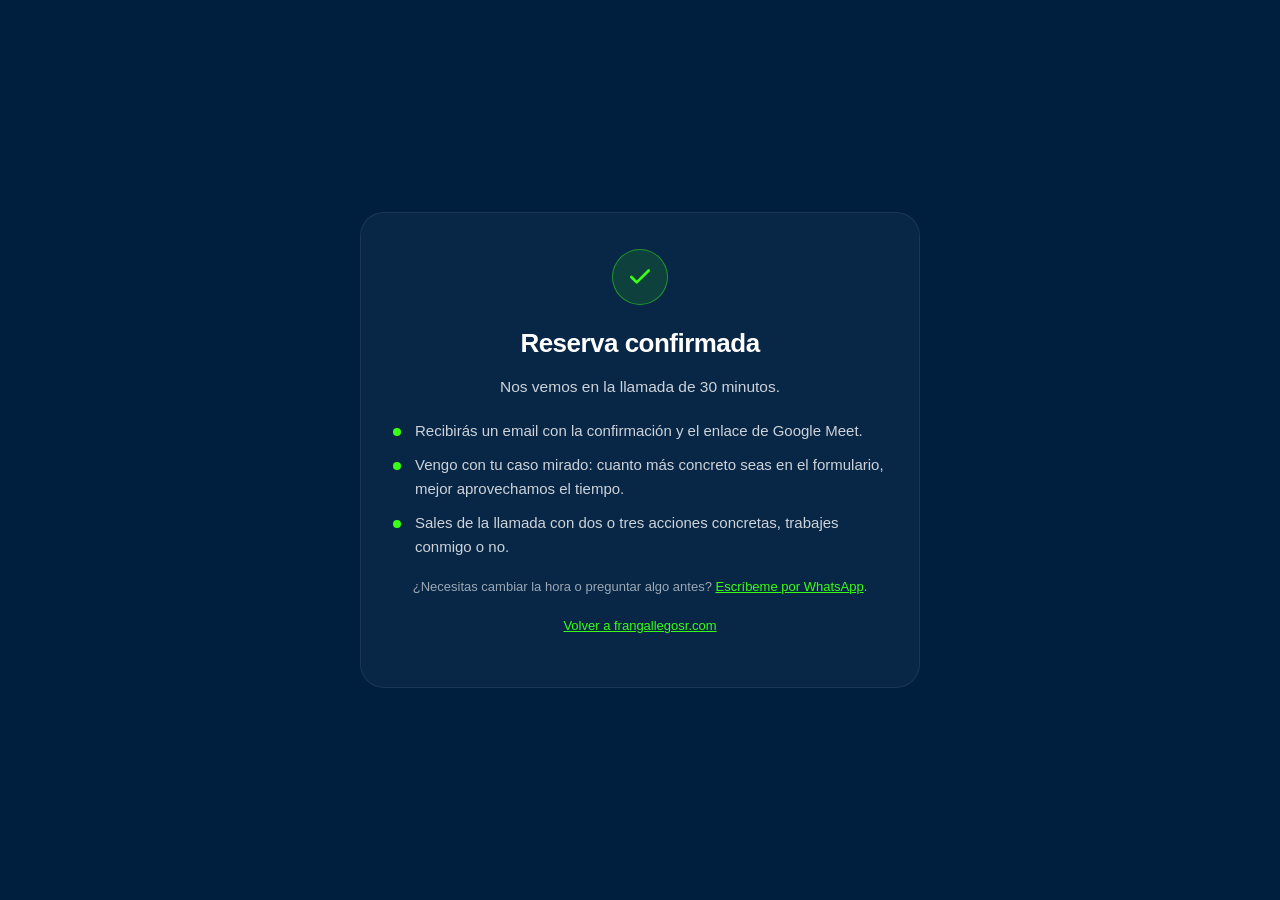
<file: gracias.html>
<!doctype html>
<html lang="es">
<head>
<meta charset="utf-8" />
<meta name="viewport" content="width=device-width, initial-scale=1" />
<title>Reserva confirmada — Fran Gallegos</title>
<meta name="robots" content="noindex, follow" />
<style>
  :root {
    --navy: #001F3F;
    --navy-deep: #00152C;
    --neon: #39FF14;
    --white: #FFFFFF;
    --white-80: rgba(255,255,255,0.80);
    --white-60: rgba(255,255,255,0.60);
  }
  * { box-sizing: border-box; margin: 0; padding: 0; }
  body {
    background: var(--navy);
    color: var(--white);
    font-family: 'Geist', 'Inter', -apple-system, BlinkMacSystemFont, sans-serif;
    line-height: 1.6;
    display: flex;
    align-items: center;
    justify-content: center;
    min-height: 100vh;
    padding: 32px 20px;
  }
  .caja {
    max-width: 560px;
    width: 100%;
    background: rgba(255,255,255,0.03);
    border: 1px solid rgba(255,255,255,0.08);
    border-radius: 24px;
    padding: 36px 32px;
    text-align: center;
  }
  .tic {
    width: 56px; height: 56px;
    margin: 0 auto 18px;
    border-radius: 50%;
    display: grid; place-items: center;
    background: rgba(57,255,20,0.12);
    border: 1px solid rgba(57,255,20,0.45);
  }
  h1 { font-size: 26px; font-weight: 600; letter-spacing: -0.02em; margin-bottom: 10px; }
  p { color: var(--white-80); font-size: 15.5px; margin-bottom: 14px; }
  ul { list-style: none; text-align: left; margin: 20px 0 8px; display: grid; gap: 10px; }
  li { color: var(--white-80); font-size: 15px; padding-left: 22px; position: relative; }
  li::before { content: ''; position: absolute; left: 0; top: 9px; width: 8px; height: 8px; border-radius: 50%; background: var(--neon); }
  .pie { font-size: 13px; color: var(--white-60); margin-top: 18px; }
  .pie a { color: var(--neon); }
</style>
</head>
<body>
  <div class="caja">
    <div class="tic" aria-hidden="true">
      <svg width="26" height="26" viewBox="0 0 24 24" fill="none" stroke="#39FF14" stroke-width="2.5" stroke-linecap="round" stroke-linejoin="round"><polyline points="20 6 9 17 4 12"/></svg>
    </div>
    <h1>Reserva confirmada</h1>
    <p>Nos vemos en la llamada de 30 minutos.</p>
    <ul>
      <li>Recibirás un email con la confirmación y el enlace de Google Meet.</li>
      <li>Vengo con tu caso mirado: cuanto más concreto seas en el formulario, mejor aprovechamos el tiempo.</li>
      <li>Sales de la llamada con dos o tres acciones concretas, trabajes conmigo o no.</li>
    </ul>
    <p class="pie">¿Necesitas cambiar la hora o preguntar algo antes?
      <a href="https://wa.me/34613832708" target="_blank" rel="noopener noreferrer">Escríbeme por WhatsApp</a>.
    </p>
    <p class="pie"><a href="/">Volver a frangallegosr.com</a></p>
  </div>

<script>
  // Esta pagina es a la que GoHighLevel redirige al confirmar la reserva.
  (function () {
    var GA_ID = 'G-1R6M0KHT8L';
    var PIXEL_ID = '1132329755676018';

    // Dentro del calendario incrustado: avisa a la pagina principal, que ya
    // tiene el pixel cargado, y se queda quieta mostrando la confirmacion.
    var dentroDeIframe = window.parent && window.parent !== window;
    if (dentroDeIframe) {
      try { window.parent.postMessage({ tipo: 'reserva-confirmada' }, location.origin); } catch (e) {}
      return;
    }

    // A pantalla completa: no se redirige a ningun sitio (la persona acaba de
    // reservar y lo que quiere es leer la confirmacion). El evento se registra
    // aqui mismo, y solo si acepto las cookies en la web.
    var acepto = false;
    try { acepto = localStorage.getItem('ecomgaro_cookie_consent') === 'granted'; } catch (e) {}
    if (!acepto) return;

    var s = document.createElement('script');
    s.async = true;
    s.src = 'https://www.googletagmanager.com/gtag/js?id=' + GA_ID;
    document.head.appendChild(s);
    window.dataLayer = window.dataLayer || [];
    function gtag(){ dataLayer.push(arguments); }
    gtag('js', new Date());
    gtag('config', GA_ID, { 'anonymize_ip': true });
    gtag('event', 'reserva_confirmada', { origen: 'pagina_gracias' });

    !function(f,b,e,v,n,t,s)
    {if(f.fbq)return;n=f.fbq=function(){n.callMethod?
    n.callMethod.apply(n,arguments):n.queue.push(arguments)};
    if(!f._fbq)f._fbq=n;n.push=n;n.loaded=!0;n.version='2.0';
    n.queue=[];t=b.createElement(e);t.async=!0;
    t.src=v;s=b.getElementsByTagName(e)[0];
    s.parentNode.insertBefore(t,s)}(window, document,'script',
    'https://connect.facebook.net/en_US/fbevents.js');
    fbq('init', PIXEL_ID);
    fbq('track', 'Schedule');
  })();
</script>
</body>
</html>
</file>
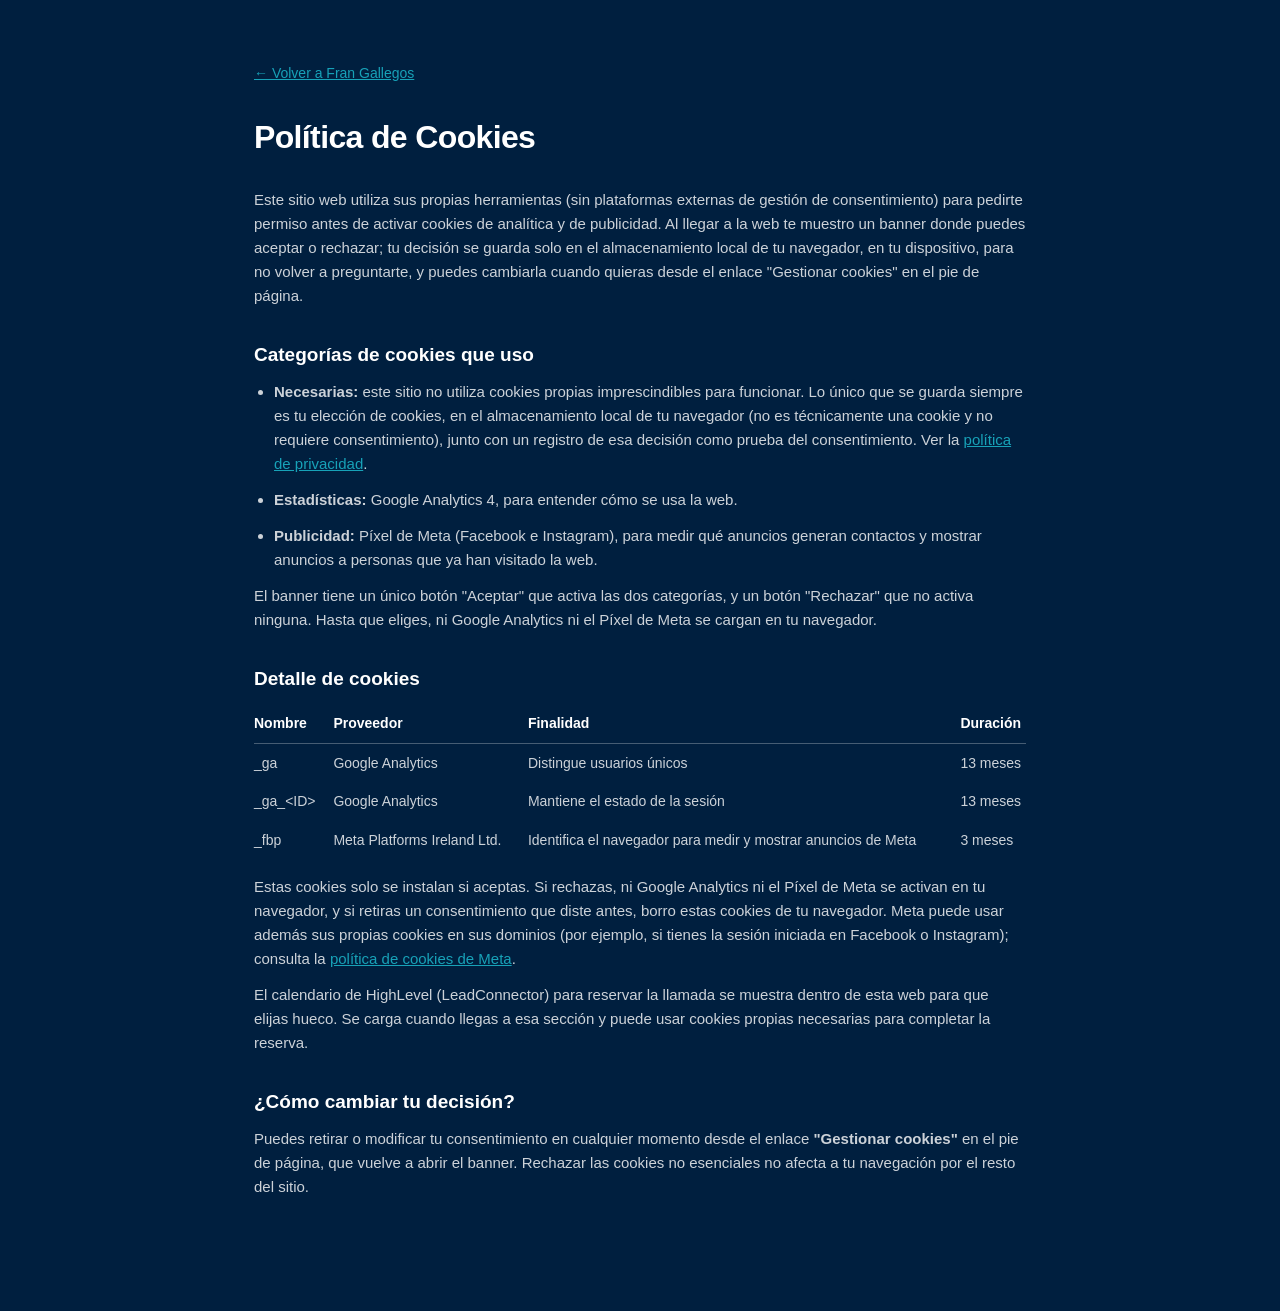
<file: politica-cookies.html>
<!doctype html>
<html lang="es">
<head>
<meta charset="utf-8" />
<meta name="viewport" content="width=device-width, initial-scale=1" />
<title>Política de Cookies — Fran Gallegos</title>
<meta name="robots" content="noindex, follow" />
<style>
  :root {
    --navy: #001F3F;
    --neon: #39FF14;
    --turquoise: #17A2B8;
    --white: #FFFFFF;
    --white-80: rgba(255,255,255,0.80);
    --white-60: rgba(255,255,255,0.60);
  }
  * { box-sizing: border-box; margin: 0; padding: 0; }
  body {
    background: var(--navy);
    color: var(--white);
    font-family: 'Geist', 'Inter', -apple-system, BlinkMacSystemFont, sans-serif;
    line-height: 1.6;
  }
  .container { max-width: 820px; margin: 0 auto; padding: 60px 24px 100px; }
  a { color: var(--turquoise); transition: color 180ms ease; }
  a:hover { color: var(--neon); }
  h1 { font-size: 32px; font-weight: 600; margin-bottom: 24px; letter-spacing: -0.02em; }
  h2 { font-size: 19px; font-weight: 600; margin-top: 32px; margin-bottom: 10px; }
  p, li { color: var(--white-80); font-size: 15px; margin-bottom: 12px; }
  ul { padding-left: 20px; margin-bottom: 12px; }
  .back-link { display: inline-block; margin-bottom: 28px; font-size: 14px; }
</style>
</head>
<body>
  <div class="container">
    <a class="back-link" href="/">← Volver a Fran Gallegos</a>

    <h1>Política de Cookies</h1>

    <p>Este sitio web utiliza sus propias herramientas (sin plataformas externas de gestión de consentimiento) para pedirte permiso antes de activar cookies de analítica y de publicidad. Al llegar a la web te muestro un banner donde puedes aceptar o rechazar; tu decisión se guarda solo en el almacenamiento local de tu navegador, en tu dispositivo, para no volver a preguntarte, y puedes cambiarla cuando quieras desde el enlace "Gestionar cookies" en el pie de página.</p>

    <h2>Categorías de cookies que uso</h2>
    <ul>
      <li><strong>Necesarias:</strong> este sitio no utiliza cookies propias imprescindibles para funcionar. Lo único que se guarda siempre es tu elección de cookies, en el almacenamiento local de tu navegador (no es técnicamente una cookie y no requiere consentimiento), junto con un registro de esa decisión como prueba del consentimiento. Ver la <a href="politica-privacidad.html">política de privacidad</a>.</li>
      <li><strong>Estadísticas:</strong> Google Analytics 4, para entender cómo se usa la web.</li>
      <li><strong>Publicidad:</strong> Píxel de Meta (Facebook e Instagram), para medir qué anuncios generan contactos y mostrar anuncios a personas que ya han visitado la web.</li>
    </ul>
    <p>El banner tiene un único botón "Aceptar" que activa las dos categorías, y un botón "Rechazar" que no activa ninguna. Hasta que eliges, ni Google Analytics ni el Píxel de Meta se cargan en tu navegador.</p>

    <h2>Detalle de cookies</h2>
    <table style="width:100%; border-collapse: collapse; margin-bottom: 16px;">
      <thead>
        <tr style="text-align:left; border-bottom: 1px solid rgba(255,255,255,0.15);">
          <th style="padding: 8px 12px 8px 0; color: var(--white); font-size:14px;">Nombre</th>
          <th style="padding: 8px 12px 8px 0; color: var(--white); font-size:14px;">Proveedor</th>
          <th style="padding: 8px 12px 8px 0; color: var(--white); font-size:14px;">Finalidad</th>
          <th style="padding: 8px 0; color: var(--white); font-size:14px;">Duración</th>
        </tr>
      </thead>
      <tbody style="font-size: 14px; color: var(--white-80);">
        <tr>
          <td style="padding: 8px 12px 8px 0;">_ga</td>
          <td style="padding: 8px 12px 8px 0;">Google Analytics</td>
          <td style="padding: 8px 12px 8px 0;">Distingue usuarios únicos</td>
          <td style="padding: 8px 0;">13 meses</td>
        </tr>
        <tr>
          <td style="padding: 8px 12px 8px 0;">_ga_&lt;ID&gt;</td>
          <td style="padding: 8px 12px 8px 0;">Google Analytics</td>
          <td style="padding: 8px 12px 8px 0;">Mantiene el estado de la sesión</td>
          <td style="padding: 8px 0;">13 meses</td>
        </tr>
        <tr>
          <td style="padding: 8px 12px 8px 0;">_fbp</td>
          <td style="padding: 8px 12px 8px 0;">Meta Platforms Ireland Ltd.</td>
          <td style="padding: 8px 12px 8px 0;">Identifica el navegador para medir y mostrar anuncios de Meta</td>
          <td style="padding: 8px 0;">3 meses</td>
        </tr>
      </tbody>
    </table>
    <p>Estas cookies solo se instalan si aceptas. Si rechazas, ni Google Analytics ni el Píxel de Meta se activan en tu navegador, y si retiras un consentimiento que diste antes, borro estas cookies de tu navegador. Meta puede usar además sus propias cookies en sus dominios (por ejemplo, si tienes la sesión iniciada en Facebook o Instagram); consulta la <a href="https://www.facebook.com/privacy/policies/cookies/" target="_blank" rel="noopener noreferrer">política de cookies de Meta</a>.</p>

    <p>El calendario de HighLevel (LeadConnector) para reservar la llamada se muestra dentro de esta web para que elijas hueco. Se carga cuando llegas a esa sección y puede usar cookies propias necesarias para completar la reserva.</p>

    <h2>¿Cómo cambiar tu decisión?</h2>
    <p>Puedes retirar o modificar tu consentimiento en cualquier momento desde el enlace <strong>"Gestionar cookies"</strong> en el pie de página, que vuelve a abrir el banner. Rechazar las cookies no esenciales no afecta a tu navegación por el resto del sitio.</p>
  </div>
</body>
</html>
</file>
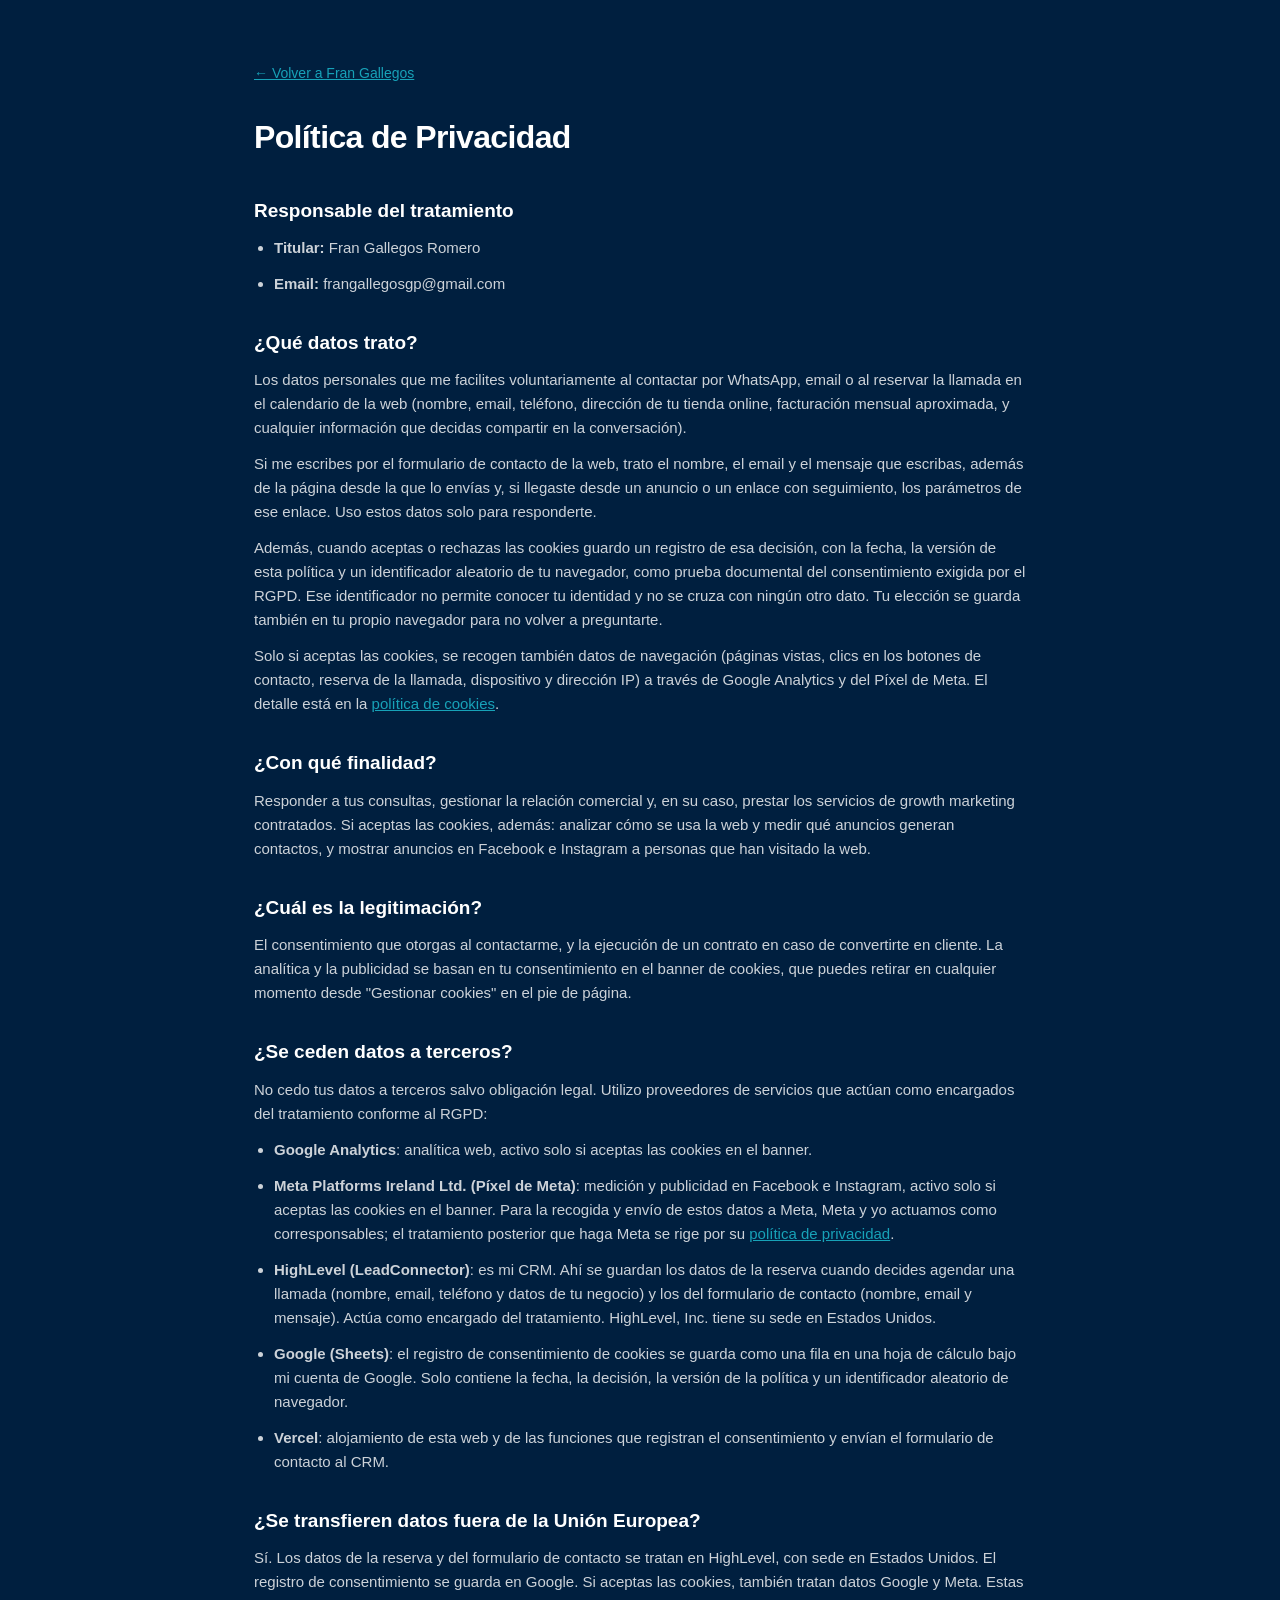
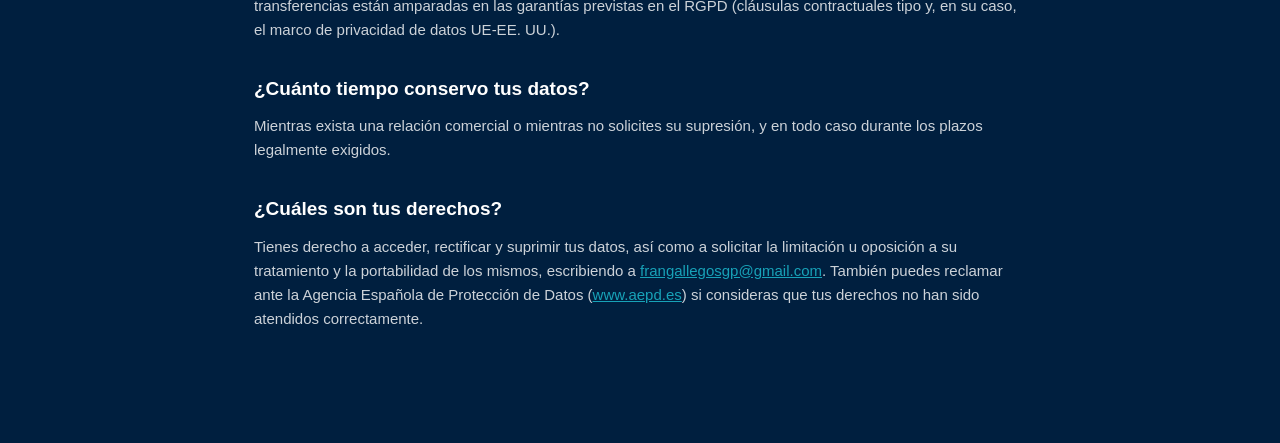
<file: politica-privacidad.html>
<!doctype html>
<html lang="es">
<head>
<meta charset="utf-8" />
<meta name="viewport" content="width=device-width, initial-scale=1" />
<title>Política de Privacidad — Fran Gallegos</title>
<meta name="robots" content="noindex, follow" />
<style>
  :root {
    --navy: #001F3F;
    --neon: #39FF14;
    --turquoise: #17A2B8;
    --white: #FFFFFF;
    --white-80: rgba(255,255,255,0.80);
    --white-60: rgba(255,255,255,0.60);
  }
  * { box-sizing: border-box; margin: 0; padding: 0; }
  body {
    background: var(--navy);
    color: var(--white);
    font-family: 'Geist', 'Inter', -apple-system, BlinkMacSystemFont, sans-serif;
    line-height: 1.6;
  }
  .container { max-width: 820px; margin: 0 auto; padding: 60px 24px 100px; }
  a { color: var(--turquoise); transition: color 180ms ease; }
  a:hover { color: var(--neon); }
  h1 { font-size: 32px; font-weight: 600; margin-bottom: 24px; letter-spacing: -0.02em; }
  h2 { font-size: 19px; font-weight: 600; margin-top: 32px; margin-bottom: 10px; }
  p, li { color: var(--white-80); font-size: 15px; margin-bottom: 12px; }
  ul { padding-left: 20px; margin-bottom: 12px; }
  .back-link { display: inline-block; margin-bottom: 28px; font-size: 14px; }
  .pending { color: #FF5C5C; font-weight: 600; }
</style>
</head>
<body>
  <div class="container">
    <a class="back-link" href="/">← Volver a Fran Gallegos</a>

    <h1>Política de Privacidad</h1>

    <h2>Responsable del tratamiento</h2>
    <ul>
      <li><strong>Titular:</strong> Fran Gallegos Romero</li>
      <li><strong>Email:</strong> frangallegosgp@gmail.com</li>
    </ul>

    <h2>¿Qué datos trato?</h2>
    <p>Los datos personales que me facilites voluntariamente al contactar por WhatsApp, email o al reservar la llamada en el calendario de la web (nombre, email, teléfono, dirección de tu tienda online, facturación mensual aproximada, y cualquier información que decidas compartir en la conversación).</p>
    <p>Si me escribes por el formulario de contacto de la web, trato el nombre, el email y el mensaje que escribas, además de la página desde la que lo envías y, si llegaste desde un anuncio o un enlace con seguimiento, los parámetros de ese enlace. Uso estos datos solo para responderte.</p>
    <p>Además, cuando aceptas o rechazas las cookies guardo un registro de esa decisión, con la fecha, la versión de esta política y un identificador aleatorio de tu navegador, como prueba documental del consentimiento exigida por el RGPD. Ese identificador no permite conocer tu identidad y no se cruza con ningún otro dato. Tu elección se guarda también en tu propio navegador para no volver a preguntarte.</p>
    <p>Solo si aceptas las cookies, se recogen también datos de navegación (páginas vistas, clics en los botones de contacto, reserva de la llamada, dispositivo y dirección IP) a través de Google Analytics y del Píxel de Meta. El detalle está en la <a href="politica-cookies.html">política de cookies</a>.</p>

    <h2>¿Con qué finalidad?</h2>
    <p>Responder a tus consultas, gestionar la relación comercial y, en su caso, prestar los servicios de growth marketing contratados. Si aceptas las cookies, además: analizar cómo se usa la web y medir qué anuncios generan contactos, y mostrar anuncios en Facebook e Instagram a personas que han visitado la web.</p>

    <h2>¿Cuál es la legitimación?</h2>
    <p>El consentimiento que otorgas al contactarme, y la ejecución de un contrato en caso de convertirte en cliente. La analítica y la publicidad se basan en tu consentimiento en el banner de cookies, que puedes retirar en cualquier momento desde "Gestionar cookies" en el pie de página.</p>

    <h2>¿Se ceden datos a terceros?</h2>
    <p>No cedo tus datos a terceros salvo obligación legal. Utilizo proveedores de servicios que actúan como encargados del tratamiento conforme al RGPD:</p>
    <ul>
      <li><strong>Google Analytics</strong>: analítica web, activo solo si aceptas las cookies en el banner.</li>
      <li><strong>Meta Platforms Ireland Ltd. (Píxel de Meta)</strong>: medición y publicidad en Facebook e Instagram, activo solo si aceptas las cookies en el banner. Para la recogida y envío de estos datos a Meta, Meta y yo actuamos como corresponsables; el tratamiento posterior que haga Meta se rige por su <a href="https://www.facebook.com/privacy/policy/" target="_blank" rel="noopener noreferrer">política de privacidad</a>.</li>
      <li><strong>HighLevel (LeadConnector)</strong>: es mi CRM. Ahí se guardan los datos de la reserva cuando decides agendar una llamada (nombre, email, teléfono y datos de tu negocio) y los del formulario de contacto (nombre, email y mensaje). Actúa como encargado del tratamiento. HighLevel, Inc. tiene su sede en Estados Unidos.</li>
      <li><strong>Google (Sheets)</strong>: el registro de consentimiento de cookies se guarda como una fila en una hoja de cálculo bajo mi cuenta de Google. Solo contiene la fecha, la decisión, la versión de la política y un identificador aleatorio de navegador.</li>
      <li><strong>Vercel</strong>: alojamiento de esta web y de las funciones que registran el consentimiento y envían el formulario de contacto al CRM.</li>
    </ul>

    <h2>¿Se transfieren datos fuera de la Unión Europea?</h2>
    <p>Sí. Los datos de la reserva y del formulario de contacto se tratan en HighLevel, con sede en Estados Unidos. El registro de consentimiento se guarda en Google. Si aceptas las cookies, también tratan datos Google y Meta. Estas transferencias están amparadas en las garantías previstas en el RGPD (cláusulas contractuales tipo y, en su caso, el marco de privacidad de datos UE-EE. UU.).</p>

    <h2>¿Cuánto tiempo conservo tus datos?</h2>
    <p>Mientras exista una relación comercial o mientras no solicites su supresión, y en todo caso durante los plazos legalmente exigidos.</p>

    <h2>¿Cuáles son tus derechos?</h2>
    <p>Tienes derecho a acceder, rectificar y suprimir tus datos, así como a solicitar la limitación u oposición a su tratamiento y la portabilidad de los mismos, escribiendo a <a href="mailto:frangallegosgp@gmail.com">frangallegosgp@gmail.com</a>. También puedes reclamar ante la Agencia Española de Protección de Datos (<a href="https://www.aepd.es" target="_blank" rel="noopener noreferrer">www.aepd.es</a>) si consideras que tus derechos no han sido atendidos correctamente.</p>
  </div>
</body>
</html>
</file>
<file: site.css>
/* ==========================================================================
   Web de Fran Gallegos — estilos compartidos (tema claro)
   Contrato: brand/brand.json (apartado "web") y brand/COMPONENT_RULES.md.
   La landing (/salud-bienestar/) NO usa este archivo: lleva sus estilos dentro.
   ========================================================================== */

:root {
  /* Marca */
  --navy: #001F3F;
  --navy-deep: #00152C;
  --navy-soft: #052B4D;
  --neon: #39FF14;
  --neon-deep: #2DCC10;
  --teal: #17A2B8;

  /* Tema claro */
  --paper: #F6F7F5;
  --card: #FFFFFF;
  --ink: #001F3F;
  --ink-2: #34495E;
  --ink-3: #5A6D80;
  --teal-deep: #0A6C7E;
  --danger-deep: #B3261E;
  --line: rgba(0, 31, 63, 0.12);
  --line-strong: rgba(0, 31, 63, 0.24);

  /* Sobre navy */
  --on-navy: #FFFFFF;
  --on-navy-2: rgba(255, 255, 255, 0.80);
  --on-navy-3: rgba(255, 255, 255, 0.60);
  --line-navy: rgba(255, 255, 255, 0.12);

  /* Tipografía */
  --font: 'Geist', 'Inter', -apple-system, BlinkMacSystemFont, 'Segoe UI', sans-serif;
  --font-accent: 'Fraunces', Georgia, serif;

  /* Forma: 3 radios + píldora */
  --r-sm: 8px;
  --r-md: 16px;
  --r-lg: 24px;
  --r-pill: 999px;

  /* Movimiento: 4 duraciones, 1 curva */
  --t-micro: 120ms;
  --t-fast: 200ms;
  --t-base: 400ms;
  --t-slow: 600ms;
  --ease: cubic-bezier(0.25, 0.46, 0.45, 0.94);

  --header-h: 72px;
  --gutter: clamp(20px, 5vw, 40px);
  --section: clamp(72px, 10vw, 128px);
}

/* ---------- Base ---------- */
*, *::before, *::after { box-sizing: border-box; }
* { margin: 0; }
[hidden] { display: none !important; }

html {
  scroll-behavior: smooth;
  -webkit-text-size-adjust: 100%;
  overflow-x: clip;
}

body {
  background: var(--paper);
  color: var(--ink);
  font-family: var(--font);
  font-size: 17px;
  line-height: 1.6;
  -webkit-font-smoothing: antialiased;
  text-rendering: optimizeLegibility;
  overflow-x: clip;
}

h1, h2, h3, h4 {
  font-weight: 600;
  letter-spacing: -0.025em;
  line-height: 1.08;
  text-wrap: balance;
}

p { text-wrap: pretty; }
a { color: inherit; text-decoration: none; }
img, svg { display: block; max-width: 100%; }
img { height: auto; }
ul, ol { padding: 0; list-style: none; }
button { font: inherit; color: inherit; background: none; border: 0; cursor: pointer; }
input, textarea { font: inherit; color: inherit; }
[id] { scroll-margin-top: calc(var(--header-h) + 24px); }

:focus-visible {
  outline: 2px solid var(--teal-deep);
  outline-offset: 3px;
  border-radius: 4px;
}
.on-navy :focus-visible,
.site-header :focus-visible,
.site-footer :focus-visible,
.cookie :focus-visible { outline-color: var(--neon); }

::selection { background: var(--neon); color: var(--navy-deep); }

.sr-only {
  position: absolute;
  width: 1px; height: 1px;
  overflow: hidden;
  clip-path: inset(50%);
  white-space: nowrap;
}

.skip-link {
  position: absolute;
  left: 16px; top: 12px;
  z-index: 100;
  padding: 10px 16px;
  background: var(--neon);
  color: var(--navy-deep);
  font-weight: 600;
  border-radius: var(--r-sm);
  transform: translateY(-200%);
}
.skip-link:focus { transform: none; }

.container {
  width: 100%;
  max-width: 1200px;
  margin-inline: auto;
  padding-inline: var(--gutter);
}

.section { padding-block: var(--section); }
.section--tight { padding-block: clamp(56px, 7vw, 88px); }
.section--line { border-top: 1px solid var(--line); }

/* ---------- Piezas de texto ---------- */
.eyebrow {
  display: inline-flex;
  align-items: center;
  gap: 10px;
  font-size: 12px;
  font-weight: 600;
  letter-spacing: 0.14em;
  text-transform: uppercase;
  color: var(--teal-deep);
}
.eyebrow::before {
  content: '';
  width: 6px; height: 6px;
  border-radius: 50%;
  background: currentColor;
  flex: none;
}
.on-navy .eyebrow { color: var(--on-navy-2); }
.on-navy .eyebrow::before { background: var(--neon); }

.accent {
  font-family: var(--font-accent);
  font-style: italic;
  font-weight: 400;
  letter-spacing: -0.015em;
}
.on-navy .accent { color: var(--neon); }

.h2 {
  font-size: clamp(2rem, 3.4vw + 1rem, 3.5rem);
  letter-spacing: -0.035em;
  line-height: 1.02;
}
.h3 { font-size: clamp(1.25rem, 0.6vw + 1.1rem, 1.5rem); line-height: 1.2; }

.lead {
  font-size: clamp(1.0625rem, 0.4vw + 1rem, 1.25rem);
  line-height: 1.55;
  color: var(--ink-2);
}
.on-navy .lead { color: var(--on-navy-2); }

.sec-head {
  display: grid;
  grid-template-columns: minmax(0, 1fr);
  gap: 20px;
  margin-bottom: clamp(36px, 5vw, 64px);
}
.sec-head .eyebrow { margin-bottom: 18px; }
.sec-head .sec-note { color: var(--ink-3); max-width: 38ch; font-size: 17px; }
.on-navy .sec-head .sec-note { color: var(--on-navy-3); }
@media (min-width: 880px) {
  .sec-head {
    grid-template-columns: minmax(0, 1fr) auto;
    align-items: end;
    gap: 48px;
  }
  .sec-head .sec-note { text-align: right; justify-self: end; }
}

/* ---------- Enlaces y botones ---------- */
.arrow {
  width: 16px; height: 16px;
  flex: none;
  transition: transform var(--t-fast) var(--ease);
}

.link-arrow {
  display: inline-flex;
  align-items: center;
  gap: 8px;
  font-weight: 600;
  font-size: 15px;
  color: var(--ink);
  padding-block: 6px;
  background-image: linear-gradient(currentColor, currentColor);
  background-size: 100% 1px;
  background-position: 0 100%;
  background-repeat: no-repeat;
}
.link-arrow:hover .arrow { transform: translateX(4px); }
.on-navy .link-arrow { color: var(--on-navy); }

.btn {
  display: inline-flex;
  align-items: center;
  justify-content: center;
  gap: 10px;
  min-height: 52px;
  padding: 0 26px;
  border-radius: var(--r-pill);
  font-size: 16px;
  font-weight: 600;
  letter-spacing: -0.01em;
  white-space: nowrap;
  border: 1px solid transparent;
  transition: background-color var(--t-fast) var(--ease), border-color var(--t-fast) var(--ease), color var(--t-fast) var(--ease), transform var(--t-micro) var(--ease);
}
.btn:active { transform: scale(0.98); }
.btn:hover .arrow { transform: translateX(4px); }
.btn--sm { min-height: 42px; padding: 0 18px; font-size: 14.5px; }

/* Verde neón: solo sobre navy, una acción por pantalla */
.btn--neon { background: var(--neon); color: var(--navy-deep); }
.btn--neon:hover { background: var(--neon-deep); }

.btn--navy { background: var(--navy); color: #fff; }
.btn--navy:hover { background: var(--navy-soft); }

.btn--outline { border-color: var(--line-strong); color: var(--ink); background: transparent; }
.btn--outline:hover { border-color: var(--ink); background: var(--card); }

.on-navy .btn--outline { border-color: rgba(255, 255, 255, 0.28); color: #fff; }
.on-navy .btn--outline:hover { border-color: #fff; background: rgba(255, 255, 255, 0.06); }

/* ---------- Cabecera ---------- */
.site-header {
  position: fixed;
  inset: 0 0 auto 0;
  z-index: 50;
  color: #fff;
  border-bottom: 1px solid transparent;
  transition: background-color var(--t-fast) var(--ease), border-color var(--t-fast) var(--ease);
}
.site-header.is-solid,
.site-header.is-open {
  background: var(--navy-deep);
  border-bottom-color: var(--line-navy);
}

.nav {
  display: flex;
  align-items: center;
  gap: 24px;
  height: var(--header-h);
}
.nav-logo {
  font-size: 19px;
  font-weight: 600;
  letter-spacing: -0.03em;
  margin-right: auto;
  padding-block: 8px;
}
.nav-logo span { color: var(--neon); }
/* Escritorio: logo a la izquierda, enlaces en el centro exacto, botón a la derecha. */
@media (min-width: 880px) {
  .nav { display: grid; grid-template-columns: minmax(0, 1fr) auto minmax(0, 1fr); }
  .nav-logo { justify-self: start; margin-right: 0; }
  .nav > .btn { justify-self: end; }
}

.nav-links { display: flex; align-items: center; gap: 34px; }
.nav-links a {
  position: relative;
  font-size: 15px;
  font-weight: 500;
  color: var(--on-navy-2);
  padding-block: 10px;
  transition: color var(--t-fast) var(--ease);
}
.nav-links a::after {
  content: '';
  position: absolute;
  left: 0; right: 0; bottom: 4px;
  height: 1px;
  background: var(--neon);
  transform: scaleX(0);
  transform-origin: left;
  transition: transform var(--t-fast) var(--ease);
}
.nav-links a:hover,
.nav-links a[aria-current='page'] { color: #fff; }
.nav-links a:hover::after,
.nav-links a[aria-current='page']::after { transform: scaleX(1); }

.nav-toggle {
  display: none;
  width: 44px; height: 44px;
  border-radius: var(--r-sm);
  position: relative;
}
.nav-toggle span,
.nav-toggle span::before {
  content: '';
  position: absolute;
  left: 11px;
  width: 22px; height: 2px;
  background: #fff;
  border-radius: 2px;
  transition: transform var(--t-fast) var(--ease);
}
.nav-toggle span { top: 17px; }
.nav-toggle span::before { left: 0; top: 8px; }
.site-header.is-open .nav-toggle span { transform: translateY(4px) rotate(45deg); }
.site-header.is-open .nav-toggle span::before { transform: translateY(-8px) rotate(-90deg); }

@media (max-width: 879px) {
  .nav { gap: 10px; }
  .nav-toggle { display: block; }
  .nav-links {
    position: absolute;
    left: 0; right: 0; top: var(--header-h);
    flex-direction: column;
    align-items: stretch;
    gap: 0;
    padding: 8px var(--gutter) 28px;
    background: var(--navy-deep);
    border-bottom: 1px solid var(--line-navy);
    visibility: hidden;
    opacity: 0;
    transform: translateY(-8px);
    transition: opacity var(--t-fast) var(--ease), transform var(--t-fast) var(--ease), visibility 0s linear var(--t-fast);
  }
  .site-header.is-open .nav-links {
    visibility: visible;
    opacity: 1;
    transform: none;
    transition-delay: 0s;
  }
  .nav-links a {
    font-size: 22px;
    font-weight: 600;
    letter-spacing: -0.02em;
    color: #fff;
    padding-block: 16px;
    border-bottom: 1px solid var(--line-navy);
  }
  .nav-links a::after { display: none; }
  .nav-links a[aria-current='page'] { color: var(--neon); }
}

/* ---------- Portada (Inicio) ---------- */
.on-navy { background: var(--navy-deep); color: var(--on-navy); }

.hero {
  position: relative;
  isolation: isolate;
  overflow: hidden;
  padding: calc(var(--header-h) + clamp(40px, 6vw, 84px)) 0 clamp(64px, 7vw, 104px);
}
/* Fondo de portadas y bandas navy (17-11-2026): navy liso, una sola luz suave y
   grano fino de papel. Sin cuadrícula ni manchas de color: eran el recurso típico
   de las webs hechas con IA. El grano es un SVG en línea (la CSP permite data:). */
.hero-bg, .band-bg {
  position: absolute;
  inset: 0;
  z-index: -1;
  overflow: hidden;
  background:
    radial-gradient(70% 80% at 88% -10%, rgba(23, 162, 184, 0.16), rgba(23, 162, 184, 0) 70%),
    linear-gradient(180deg, var(--navy) 0%, var(--navy-deep) 100%);
}
.band-bg {
  background:
    radial-gradient(60% 90% at 8% 110%, rgba(23, 162, 184, 0.13), rgba(23, 162, 184, 0) 70%),
    linear-gradient(180deg, var(--navy-deep) 0%, var(--navy) 100%);
}
.hero-bg::after, .band-bg::after {
  content: '';
  position: absolute;
  inset: 0;
  opacity: 0.09;
  background-image: url("data:image/svg+xml,%3Csvg xmlns='http://www.w3.org/2000/svg' width='180' height='180'%3E%3Cfilter id='g'%3E%3CfeTurbulence type='fractalNoise' baseFrequency='0.85' numOctaves='3' stitchTiles='stitch'/%3E%3CfeColorMatrix values='0 0 0 0 1 0 0 0 0 1 0 0 0 0 1 0 0 0 0.6 0'/%3E%3C/filter%3E%3Crect width='100%25' height='100%25' filter='url(%23g)'/%3E%3C/svg%3E");
  background-size: 180px 180px;
  pointer-events: none;
}
/* Ola de luz azul en las portadas (fondo animado de MotionSites, elegido por Fran
   el 17-11-2026). El vídeo es casi negro: con «screen» el negro desaparece sobre el
   navy y solo quedan las ondas. En móvil, con «reducir movimiento» o con ahorro de
   datos se ve la imagen fija; el vídeo lo añade site.js solo en pantallas grandes. */
.hero-bg::before,
.hero-video {
  position: absolute;
  inset: 0;
  width: 100%;
  height: 100%;
  mix-blend-mode: screen;
  opacity: 0.7;
  pointer-events: none;
}
.hero-bg::before {
  content: '';
  background: url('/assets/fondo-ola.jpg') center bottom / cover no-repeat;
  transition: opacity var(--t-slow) var(--ease);
}
/* En móvil la portada es alta y la cresta de la ola cruzaría el titular: más tenue
   y anclada abajo, detrás del botón y las notas. */
@media (max-width: 767px) {
  .hero-bg::before { opacity: 0.5; background-size: 220% auto; background-position: 30% 100%; }
}
.hero-video { object-fit: cover; object-position: center bottom; }
.hero-bg.con-video::before { opacity: 0; }
/* Las capas antiguas siguen en el HTML pero ya no se pintan. */
.aurora, .hero-grid { display: none; }

.hero-inner {
  display: grid;
  grid-template-columns: minmax(0, 1fr);
  gap: clamp(48px, 6vw, 80px);
  align-items: center;
}
@media (min-width: 1000px) {
  .hero-inner { grid-template-columns: minmax(0, 1fr) minmax(0, 440px); }
}

.hero h1 {
  font-size: clamp(2.5rem, 3.4vw + 1rem, 3.875rem);
  letter-spacing: -0.04em;
  line-height: 1.02;
  margin: 26px 0 28px;
}
.hero h1 .line { display: block; }
.hero h1 .line + .line { margin-top: 0.12em; }
.hero-sub {
  font-size: clamp(1.0625rem, 0.5vw + 1rem, 1.25rem);
  line-height: 1.55;
  color: var(--on-navy-2);
  max-width: 54ch;
}
.hero-actions {
  display: flex;
  flex-wrap: wrap;
  align-items: center;
  gap: 16px 28px;
  margin-top: 36px;
}
.hero-notes {
  display: flex;
  flex-wrap: wrap;
  gap: 10px 28px;
  margin-top: clamp(36px, 5vw, 56px);
  padding-top: 22px;
  border-top: 1px solid var(--line-navy);
  font-size: 14px;
  color: var(--on-navy-3);
}
/* Portátiles con poca altura: la portada se compacta para que el botón principal
   quede a la vista, por encima del aviso de cookies. El titular pasa de 4 líneas a 3. */
@media (min-width: 1000px) and (max-height: 820px) {
  .hero { padding-top: calc(var(--header-h) + 36px); padding-bottom: 56px; }
  .hero h1 { font-size: clamp(2.75rem, 3.6vw, 3.375rem); margin: 20px 0 22px; }
  .hero-sub { font-size: 1.125rem; }
  .hero-actions { margin-top: 28px; }
  .hero-notes { margin-top: 32px; }
}
@media (min-width: 1000px) and (max-height: 700px) {
  .hero { padding-top: calc(var(--header-h) + 20px); }
  .hero h1 { font-size: 3rem; margin: 16px 0 18px; }
  .hero-sub { font-size: 1.0625rem; }
  .hero-actions { margin-top: 24px; }
}
/* Móvil: menos aire arriba para que el botón principal suba dentro de la primera pantalla. */
@media (max-width: 599px) {
  .hero { padding-top: calc(var(--header-h) + 28px); }
  .hero h1 { margin: 20px 0 22px; }
  .hero-actions { margin-top: 28px; }
}
.hero-notes li { display: inline-flex; align-items: center; gap: 9px; }
.hero-notes li::before {
  content: '';
  width: 5px; height: 5px;
  border-radius: 50%;
  background: var(--teal);
}

/* ---------- Flujo animado de la portada ---------- */
.flow {
  --pitch: 104px;      /* alto de tarjeta + separación */
  --card-h: 88px;
  --cycle: 12s;
  position: relative;
  width: 100%;
  max-width: 460px;
  justify-self: end;
  padding: 22px 22px 20px;
  border: 1px solid var(--line-navy);
  border-radius: var(--r-lg);
  background: rgba(0, 21, 44, 0.55);
}
.flow-head, .flow-foot {
  display: flex;
  align-items: center;
  justify-content: space-between;
  gap: 12px;
  font-size: 12px;
  letter-spacing: 0.1em;
  text-transform: uppercase;
  font-weight: 600;
  color: var(--on-navy-3);
}
.flow-head { padding-bottom: 18px; margin-bottom: 20px; border-bottom: 1px solid var(--line-navy); }
.flow-foot { padding-top: 16px; margin-top: 20px; border-top: 1px solid var(--line-navy); letter-spacing: 0.04em; text-transform: none; font-weight: 500; font-size: 13px; }
.flow-live { display: inline-flex; align-items: center; gap: 8px; color: var(--on-navy-2); }
.flow-live i { width: 7px; height: 7px; border-radius: 50%; background: var(--neon); }

.flow-steps { position: relative; display: grid; gap: calc(var(--pitch) - var(--card-h)); }
.flow-steps::before {
  content: '';
  position: absolute;
  left: 13px;
  top: calc(var(--card-h) / 2);
  bottom: calc(var(--card-h) / 2);
  width: 2px;
  background: repeating-linear-gradient(to bottom, rgba(255, 255, 255, 0.22) 0 4px, transparent 4px 10px);
}
.flow-pulse {
  position: absolute;
  left: 7px;
  top: calc(var(--card-h) / 2 - 7px);
  width: 14px; height: 14px;
  border-radius: 50%;
  background: var(--neon);
  box-shadow: 0 0 0 5px rgba(57, 255, 20, 0.16);
  opacity: 0;
  z-index: 2;
}
.flow-step {
  display: grid;
  grid-template-columns: 28px minmax(0, 1fr);
  gap: 14px;
  align-items: center;
  height: var(--card-h);
}
.flow-node {
  justify-self: center;
  width: 12px; height: 12px;
  border-radius: 50%;
  background: var(--navy-deep);
  border: 2px solid rgba(255, 255, 255, 0.45);
  position: relative;
  z-index: 1;
}
.flow-card {
  display: grid;
  grid-template-columns: 48px minmax(0, 1fr) auto;
  gap: 14px;
  align-items: center;
  height: 100%;
  padding: 0 16px;
  border: 1px solid var(--line-navy);
  border-radius: var(--r-md);
  background: rgba(255, 255, 255, 0.04);
}
.flow-ico {
  width: 48px; height: 48px;
  border-radius: var(--r-sm);
  display: grid;
  place-items: center;
  background: rgba(23, 162, 184, 0.16);
  color: #7FE3F2;
}
.flow-ico svg { width: 22px; height: 22px; }
.flow-step--4 .flow-ico { background: rgba(57, 255, 20, 0.12); color: var(--neon); }
.flow-kicker {
  display: block;
  font-size: 11px;
  font-weight: 600;
  letter-spacing: 0.12em;
  text-transform: uppercase;
  color: var(--on-navy-3);
}
.flow-title { display: block; font-size: 16px; font-weight: 600; letter-spacing: -0.015em; line-height: 1.25; color: #fff; white-space: nowrap; overflow: hidden; text-overflow: ellipsis; }
.flow-sub { display: block; font-size: 13px; color: var(--on-navy-3); line-height: 1.3; white-space: nowrap; overflow: hidden; text-overflow: ellipsis; }
.flow-chip {
  display: inline-flex;
  align-items: center;
  gap: 6px;
  padding: 5px 10px;
  border-radius: var(--r-pill);
  border: 1px solid var(--line-navy);
  font-size: 12px;
  font-weight: 600;
  color: var(--on-navy-2);
  white-space: nowrap;
}
.flow-chip i { width: 6px; height: 6px; border-radius: 50%; background: var(--neon); }
.flow-chip--ok { border-color: rgba(57, 255, 20, 0.45); color: var(--neon); }
.flow-chip--ok svg { width: 13px; height: 13px; }

.flow-typing { position: relative; display: block; height: 17px; }
.flow-typing .dots { position: absolute; left: 0; top: 4px; display: inline-flex; gap: 4px; opacity: 0; }
.flow-typing .dots i { width: 6px; height: 6px; border-radius: 50%; background: var(--on-navy-3); }
.flow-typing .msg { display: block; }

@media (max-width: 999px) {
  .flow { justify-self: start; max-width: 520px; }
}
@media (max-width: 520px) {
  .flow { --pitch: 92px; --card-h: 78px; padding: 18px 16px 16px; }
  .flow-card { grid-template-columns: 40px minmax(0, 1fr); gap: 12px; padding: 0 12px; }
  .flow-ico { width: 40px; height: 40px; }
  .flow-chip { display: none; }
  .flow-title { font-size: 15px; }
}

/* Animación: solo si el visitante no ha pedido menos movimiento.
   Sin animación, el flujo queda completo y quieto (estado final). */
@media (prefers-reduced-motion: no-preference) {
  .flow-pulse { animation: flow-pulse var(--cycle) var(--ease) infinite; }
  .flow-step--1 { animation: flow-on-1 var(--cycle) linear infinite; }
  .flow-step--2 { animation: flow-on-2 var(--cycle) linear infinite; }
  .flow-step--3 { animation: flow-on-3 var(--cycle) linear infinite; }
  .flow-step--4 { animation: flow-on-4 var(--cycle) linear infinite; }
  .flow-live i, .flow-chip--live i { animation: blink 1.8s ease-in-out infinite; }
  .flow-typing .dots { animation: flow-typing var(--cycle) linear infinite; }
  .flow-typing .dots i { animation: bounce 0.9s ease-in-out infinite; }
  .flow-typing .dots i:nth-child(2) { animation-delay: 0.15s; }
  .flow-typing .dots i:nth-child(3) { animation-delay: 0.3s; }
  .flow-typing .msg { animation: flow-msg var(--cycle) linear infinite; }
  .flow-chip--pop { animation: flow-pop-2 var(--cycle) linear infinite; }
  .flow-chip--ok { animation: flow-pop-4 var(--cycle) linear infinite; }

  .is-paused .flow-pulse,
  .is-paused [class*='flow-'] { animation-play-state: paused; }

  .hero-copy > * { animation: rise var(--t-slow) var(--ease) both; }
  .hero-copy > h1 { animation-name: rise-solid; }
  .hero-copy > :nth-child(2) { animation-delay: 60ms; }
  .hero-copy > :nth-child(3) { animation-delay: 150ms; }
  .hero-copy > :nth-child(4) { animation-delay: 240ms; }
  .hero-copy > :nth-child(5) { animation-delay: 330ms; }
  .hero .flow { animation: rise var(--t-slow) var(--ease) 280ms both; }
}

@keyframes rise { from { opacity: 0; transform: translateY(18px); } to { opacity: 1; transform: none; } }
/* El titular no se desvanece: es lo primero que se pinta (LCP). */
@keyframes rise-solid { from { transform: translateY(14px); } to { transform: none; } }
@keyframes blink { 0%, 100% { opacity: 1; } 50% { opacity: 0.3; } }
@keyframes bounce { 0%, 100% { transform: translateY(0); } 50% { transform: translateY(-3px); } }

@keyframes flow-pulse {
  0%   { opacity: 0; transform: translateY(0) scale(0.6); }
  4%   { opacity: 1; transform: translateY(0) scale(1); }
  20%  { opacity: 1; transform: translateY(0) scale(1); }
  28%  { opacity: 1; transform: translateY(var(--pitch)) scale(1); }
  44%  { opacity: 1; transform: translateY(var(--pitch)) scale(1); }
  52%  { opacity: 1; transform: translateY(calc(var(--pitch) * 2)) scale(1); }
  68%  { opacity: 1; transform: translateY(calc(var(--pitch) * 2)) scale(1); }
  76%  { opacity: 1; transform: translateY(calc(var(--pitch) * 3)) scale(1); }
  92%  { opacity: 1; transform: translateY(calc(var(--pitch) * 3)) scale(1); }
  97%, 100% { opacity: 0; transform: translateY(calc(var(--pitch) * 3)) scale(0.6); }
}
@keyframes flow-on-1 { 0%, 2% { opacity: 0.42; } 6%, 94% { opacity: 1; } 100% { opacity: 0.42; } }
@keyframes flow-on-2 { 0%, 26% { opacity: 0.42; } 30%, 94% { opacity: 1; } 100% { opacity: 0.42; } }
@keyframes flow-on-3 { 0%, 50% { opacity: 0.42; } 54%, 94% { opacity: 1; } 100% { opacity: 0.42; } }
@keyframes flow-on-4 { 0%, 74% { opacity: 0.42; } 78%, 94% { opacity: 1; } 100% { opacity: 0.42; } }
@keyframes flow-typing { 0%, 53% { opacity: 0; } 54%, 61% { opacity: 1; } 62%, 100% { opacity: 0; } }
@keyframes flow-msg { 0%, 61% { opacity: 0; } 64%, 94% { opacity: 1; } 100% { opacity: 0; } }
@keyframes flow-pop-2 { 0%, 30% { opacity: 0; transform: scale(0.8); } 33%, 94% { opacity: 1; transform: scale(1); } 100% { opacity: 0; transform: scale(0.8); } }
@keyframes flow-pop-4 { 0%, 79% { opacity: 0; transform: scale(0.8); } 82%, 94% { opacity: 1; transform: scale(1); } 100% { opacity: 0; transform: scale(0.8); } }

/* ---------- Cabecera de páginas interiores ---------- */
.page-hero {
  position: relative;
  isolation: isolate;
  overflow: hidden;
  padding: calc(var(--header-h) + clamp(56px, 8vw, 104px)) 0 clamp(56px, 7vw, 96px);
}
.page-hero h1 {
  font-size: clamp(2.5rem, 4.6vw + 1rem, 4.5rem);
  letter-spacing: -0.04em;
  line-height: 1;
  margin: 24px 0 24px;
  max-width: 16ch;
}
.page-hero .lead { max-width: 56ch; }

/* ---------- Tarjetas de servicio ---------- */
.svc-grid {
  display: grid;
  grid-template-columns: repeat(auto-fit, minmax(min(100%, 300px), 1fr));
  gap: 24px;
}
.svc-card {
  display: flex;
  flex-direction: column;
  background: var(--card);
  border: 1px solid var(--line);
  border-radius: var(--r-md);
  overflow: hidden;
  transition: transform var(--t-base) var(--ease), border-color var(--t-base) var(--ease);
}
.svc-card:hover { transform: translateY(-4px); border-color: var(--line-strong); }
.svc-art {
  aspect-ratio: 16 / 9;
  background: var(--navy);
  position: relative;
  overflow: hidden;
}
.svc-art svg { width: 100%; height: 100%; }
.svc-body { display: flex; flex-direction: column; flex: 1; padding: 28px 28px 26px; }
.svc-kicker { font-size: 12px; font-weight: 600; letter-spacing: 0.14em; text-transform: uppercase; color: var(--teal-deep); }
.svc-card h3 { font-size: 1.625rem; letter-spacing: -0.03em; margin: 12px 0 12px; }
.svc-card p { color: var(--ink-2); font-size: 16px; }
.svc-tags { display: flex; flex-wrap: wrap; gap: 8px; margin: 22px 0 24px; padding-top: 20px; border-top: 1px solid var(--line); }
.tag {
  display: inline-flex;
  align-items: center;
  padding: 5px 12px;
  border-radius: var(--r-pill);
  border: 1px solid var(--line);
  font-size: 13px;
  font-weight: 500;
  color: var(--ink-2);
  background: var(--paper);
}
.svc-card .link-arrow { margin-top: auto; align-self: flex-start; }

/* ---------- Lista "¿Qué necesitas resolver?" ---------- */
.needs-layout { display: grid; gap: clamp(32px, 5vw, 72px); }
@media (min-width: 960px) {
  .needs-layout { grid-template-columns: minmax(0, 0.8fr) minmax(0, 1.2fr); align-items: start; }
  .needs-layout .needs-intro { position: sticky; top: calc(var(--header-h) + 40px); }
}
.needs-intro .h2 { margin: 18px 0 20px; }
.needs-intro p { color: var(--ink-2); max-width: 36ch; }

.needs { border-top: 1px solid var(--line-strong); }
.needs a {
  display: grid;
  grid-template-columns: minmax(0, 1fr) auto;
  gap: 8px 24px;
  align-items: center;
  padding: 24px 4px;
  border-bottom: 1px solid var(--line);
  transition: background-color var(--t-fast) var(--ease);
}
.needs a:hover { background: var(--card); }
.need-q {
  font-size: clamp(1.125rem, 0.8vw + 1rem, 1.5rem);
  font-weight: 500;
  letter-spacing: -0.02em;
  line-height: 1.25;
  transition: transform var(--t-fast) var(--ease);
}
.needs a:hover .need-q { transform: translateX(8px); }
.need-go { display: inline-flex; align-items: center; gap: 14px; font-size: 13.5px; font-weight: 600; color: var(--ink-3); white-space: nowrap; }
.need-go .arrow-box {
  width: 40px; height: 40px;
  display: grid; place-items: center;
  border-radius: 50%;
  border: 1px solid var(--line-strong);
  color: var(--ink);
  transition: background-color var(--t-fast) var(--ease), color var(--t-fast) var(--ease), border-color var(--t-fast) var(--ease);
}
.needs a:hover .arrow-box { background: var(--navy); border-color: var(--navy); color: #fff; }
@media (max-width: 640px) {
  .need-go span { display: none; }
  .needs a { padding-block: 20px; }
}

/* ---------- Trabajos ---------- */
.work-grid {
  display: grid;
  grid-template-columns: repeat(auto-fill, minmax(min(100%, 320px), 1fr));
  gap: 24px;
}
.work-card {
  display: flex;
  flex-direction: column;
  background: var(--card);
  border: 1px solid var(--line);
  border-radius: var(--r-md);
  overflow: hidden;
  transition: transform var(--t-base) var(--ease), border-color var(--t-base) var(--ease);
}
a.work-card:hover { transform: translateY(-4px); border-color: var(--line-strong); }
.work-media {
  position: relative;
  aspect-ratio: 4 / 3;
  overflow: hidden;
  background: var(--paper);
  border-bottom: 1px solid var(--line);
}
.work-media img {
  width: 100%; height: 100%;
  object-fit: cover;
  object-position: top center;
  transition: transform var(--t-slow) var(--ease);
}
a.work-card:hover .work-media img { transform: scale(1.04); }
/* Imagen apaisada que no admite recorte: se ve entera sobre su propio fondo */
.work-media--entera { background: #000; }
.work-media--entera img { object-fit: contain; object-position: center; }
.work-media--logo { aspect-ratio: 16 / 7; display: grid; place-items: center; padding: 7% 16%; background: var(--card); }
.work-media--logo img { width: auto; height: auto; max-width: 100%; max-height: 100%; object-fit: contain; }
.work-flag {
  position: absolute;
  left: 14px; top: 14px;
  padding: 5px 11px;
  border-radius: var(--r-pill);
  background: var(--navy);
  color: #fff;
  font-size: 12px;
  font-weight: 600;
  letter-spacing: 0.02em;
}
/* Cinta de obra (como en la landing): la web del cliente aún no está abierta al público.
   Es decorativa: el texto «Todavía no está abierta al público» ya va en la tarjeta. */
.obra-cinta {
  position: absolute;
  left: -12%;
  top: 46%;
  width: 124%;
  padding: 7px 0;
  transform: rotate(-7deg);
  background: repeating-linear-gradient(45deg, #F5C400 0 14px, #141414 14px 28px);
  text-align: center;
  pointer-events: none;
}
.obra-cinta span {
  display: inline-block;
  padding: 3px 14px;
  background: #F5C400;
  color: #141414;
  font-size: 12px;
  font-weight: 700;
  letter-spacing: 0.12em;
  text-transform: uppercase;
}
.work-body { display: flex; flex-direction: column; flex: 1; padding: 22px 24px 24px; }
.work-kicker { font-size: 12px; font-weight: 600; letter-spacing: 0.14em; text-transform: uppercase; color: var(--teal-deep); }
.work-card h3 { font-size: 1.375rem; letter-spacing: -0.025em; margin: 10px 0 8px; }
.work-card p { color: var(--ink-2); font-size: 15.5px; margin-bottom: 18px; }
.work-card .link-arrow { margin-top: auto; align-self: flex-start; font-size: 14.5px; }

/* ---------- Carruseles de trabajos ----------
   Sin JavaScript o con «reducir movimiento»: fila que se desliza con el dedo.
   Con JavaScript, site.js duplica las tarjetas y añade .is-auto: la fila avanza sola
   (una hacia la izquierda y otra hacia la derecha) y se puede mover a mano. No se
   para al pasar el ratón. El scroll lo hace JavaScript sobre un contenedor normal. */
.carrusel { --gap: 24px; --card-w: clamp(268px, 29vw, 372px); position: relative; }
.carrusel-pista {
  display: flex;
  gap: var(--gap);
  overflow-x: auto;
  scroll-snap-type: x mandatory;
  padding-bottom: 12px;
  scrollbar-width: thin;
}
.carrusel-pista > .work-card { flex: 0 0 var(--card-w); scroll-snap-align: start; }
.carrusel.is-auto {
  overflow-x: auto;
  overflow-y: hidden;
  scrollbar-width: none;
  cursor: grab;
  -webkit-mask-image: linear-gradient(90deg, transparent, #000 5%, #000 95%, transparent);
  mask-image: linear-gradient(90deg, transparent, #000 5%, #000 95%, transparent);
}
.carrusel.is-auto::-webkit-scrollbar { display: none; }
.carrusel.is-auto.arrastrando { cursor: grabbing; user-select: none; }
.carrusel.is-auto .carrusel-pista {
  width: max-content;
  overflow: visible;
  scroll-snap-type: none;
  padding-block: 6px;
}
@media (max-width: 599px) { .carrusel { --gap: 16px; --card-w: 78vw; } }

/* ---------- Banda navy ---------- */
.band { position: relative; isolation: isolate; overflow: hidden; }
.band-grid { display: grid; gap: clamp(36px, 5vw, 72px); align-items: center; }
@media (min-width: 900px) { .band-grid { grid-template-columns: minmax(0, 1.1fr) minmax(0, 0.9fr); } }
.band .h2 { margin: 18px 0 22px; }
.band .lead { max-width: 50ch; margin-bottom: 28px; }
.facts { display: grid; gap: 0; border-top: 1px solid var(--line-navy); }
.facts li { padding: 20px 0; border-bottom: 1px solid var(--line-navy); display: grid; gap: 4px; }
.facts strong { font-size: 18px; font-weight: 600; letter-spacing: -0.015em; }
.facts span { font-size: 14.5px; color: var(--on-navy-3); }

.cta-band { text-align: center; }
.cta-band .h2 { margin: 18px auto 18px; max-width: 18ch; }
.cta-band .lead { margin: 0 auto 32px; max-width: 46ch; }

/* ---------- Contacto ---------- */
.contact-grid { display: grid; gap: clamp(28px, 4vw, 56px); align-items: start; }
@media (min-width: 940px) { .contact-grid { grid-template-columns: minmax(0, 1.15fr) minmax(0, 0.85fr); } }

.form-card {
  background: var(--card);
  border: 1px solid var(--line);
  border-radius: var(--r-lg);
  padding: clamp(24px, 4vw, 40px);
}
.form { display: grid; gap: 20px; }
.field { display: grid; gap: 8px; }
.field label { font-size: 14.5px; font-weight: 600; }
.field input, .field textarea {
  width: 100%;
  min-height: 52px;
  padding: 14px 16px;
  background: var(--paper);
  border: 1px solid var(--line-strong);
  border-radius: var(--r-sm);
  transition: border-color var(--t-fast) var(--ease), background-color var(--t-fast) var(--ease);
}
.field textarea { min-height: 148px; resize: vertical; line-height: 1.5; }
.field input:hover, .field textarea:hover { border-color: var(--ink-3); }
.field input:focus-visible, .field textarea:focus-visible {
  outline: 2px solid var(--teal-deep);
  outline-offset: 1px;
  border-color: var(--teal-deep);
  background: var(--card);
}
.field [aria-invalid='true'] { border-color: var(--danger-deep); }
.field-error { display: flex; align-items: center; gap: 6px; font-size: 14px; font-weight: 500; color: var(--danger-deep); }
.field-error::before { content: '!'; display: grid; place-items: center; width: 16px; height: 16px; border-radius: 50%; background: var(--danger-deep); color: #fff; font-size: 11px; font-weight: 700; flex: none; }
.hp { position: absolute; left: -9999px; width: 1px; height: 1px; overflow: hidden; }
.check { display: grid; grid-template-columns: 22px minmax(0, 1fr); gap: 12px; align-items: start; font-size: 14.5px; color: var(--ink-2); cursor: pointer; }
.check input { width: 22px; height: 22px; margin: 1px 0 0; accent-color: var(--navy); cursor: pointer; }
.check a, .form-note a, .prose a { color: var(--teal-deep); text-decoration: underline; text-underline-offset: 3px; }
.form .btn { justify-self: start; }
.form-note { font-size: 13.5px; color: var(--ink-3); }
.form-status { font-size: 15px; font-weight: 500; color: var(--danger-deep); }
.form-status:empty { display: none; }
.form.is-sending .btn { opacity: 0.6; pointer-events: none; }

.form-done { display: grid; gap: 12px; justify-items: start; padding-block: 12px; }
.form-done .tick {
  width: 52px; height: 52px;
  display: grid; place-items: center;
  border-radius: 50%;
  background: var(--navy);
  color: var(--neon);
}
.form-done h3 { font-size: 1.5rem; }
.form-done p { color: var(--ink-2); }

.contact-aside { display: grid; gap: 16px; }
.aside-card {
  display: grid;
  gap: 6px;
  padding: 24px;
  border: 1px solid var(--line);
  border-radius: var(--r-md);
  background: var(--card);
  transition: border-color var(--t-fast) var(--ease), transform var(--t-base) var(--ease);
}
a.aside-card:hover { border-color: var(--line-strong); transform: translateY(-2px); }
.aside-card .aside-top { display: flex; align-items: center; justify-content: space-between; gap: 12px; }
.aside-card strong { font-size: 18px; font-weight: 600; letter-spacing: -0.015em; }
.aside-card span { font-size: 15px; color: var(--ink-2); }
.aside-card .arrow { width: 18px; height: 18px; color: var(--ink-3); }
a.aside-card:hover .arrow { transform: translateX(4px); color: var(--ink); }

/* ---------- Pasos numerados ---------- */
.steps { display: grid; gap: 0; counter-reset: paso; border-top: 1px solid var(--line-strong); }
.steps li {
  counter-increment: paso;
  display: grid;
  grid-template-columns: 56px minmax(0, 1fr);
  gap: 8px 20px;
  padding: 26px 0;
  border-bottom: 1px solid var(--line);
}
.steps li::before {
  content: '0' counter(paso);
  font-size: 13px;
  font-weight: 600;
  letter-spacing: 0.1em;
  color: var(--teal-deep);
  padding-top: 5px;
}
.steps h3 { font-size: 1.25rem; letter-spacing: -0.02em; margin-bottom: 6px; }
.steps p { color: var(--ink-2); grid-column: 2; }
.steps--3 { counter-reset: paso; }
@media (min-width: 900px) {
  .steps--3 { grid-template-columns: repeat(3, minmax(0, 1fr)); gap: 32px; border-top: 0; }
  .steps--3 li { grid-template-columns: minmax(0, 1fr); border-top: 1px solid var(--line-strong); border-bottom: 0; padding: 24px 0 0; }
  .steps--3 p { grid-column: 1; }
}

/* ---------- Quién soy ---------- */
.about-grid { display: grid; gap: clamp(32px, 5vw, 72px); align-items: start; }
@media (min-width: 900px) {
  .about-grid { grid-template-columns: minmax(0, 0.8fr) minmax(0, 1.2fr); }
  .about-photo { position: sticky; top: calc(var(--header-h) + 32px); }
}
.about-photo img { width: 100%; border-radius: var(--r-lg); background: var(--navy-soft); }
.about-photo figcaption { margin-top: 14px; font-size: 14px; color: var(--ink-3); }

.prose { display: grid; gap: 1.15em; font-size: clamp(1.0625rem, 0.3vw + 1rem, 1.1875rem); line-height: 1.65; color: var(--ink-2); max-width: 62ch; }
.prose .first { font-size: clamp(1.375rem, 1.2vw + 1rem, 1.875rem); line-height: 1.3; letter-spacing: -0.025em; font-weight: 500; color: var(--ink); }
.prose strong { color: var(--ink); font-weight: 600; }

/* ---------- Servicios (página) ---------- */
.svc-layout { display: grid; gap: clamp(32px, 5vw, 72px); align-items: start; }
@media (min-width: 1000px) {
  .svc-layout { grid-template-columns: 220px minmax(0, 1fr); }
  .svc-index { position: sticky; top: calc(var(--header-h) + 32px); }
}
.svc-index { display: grid; gap: 2px; }
.svc-index p { font-size: 12px; font-weight: 600; letter-spacing: 0.14em; text-transform: uppercase; color: var(--ink-3); margin-bottom: 12px; }
.svc-index a {
  display: block;
  padding: 10px 14px;
  border-left: 2px solid var(--line);
  font-size: 15px;
  font-weight: 500;
  color: var(--ink-2);
  transition: color var(--t-fast) var(--ease), border-color var(--t-fast) var(--ease);
}
.svc-index a:hover, .svc-index a.is-active { color: var(--ink); border-left-color: var(--navy); }
@media (max-width: 999px) {
  .svc-index { display: flex; flex-wrap: wrap; gap: 8px; }
  .svc-index p { width: 100%; margin-bottom: 4px; }
  .svc-index a { border: 1px solid var(--line-strong); border-radius: var(--r-pill); padding: 8px 14px; font-size: 14px; }
  .svc-index a:hover, .svc-index a.is-active { border-color: var(--navy); }
}

.svc-block + .svc-block { margin-top: clamp(64px, 8vw, 112px); padding-top: clamp(64px, 8vw, 112px); border-top: 1px solid var(--line); }
.svc-block > .h2 { margin: 16px 0 28px; }
.svc-block .qa { display: grid; gap: 28px; max-width: 64ch; }
.qa h3 { font-size: 1.1875rem; letter-spacing: -0.02em; margin-bottom: 8px; }
.qa p { color: var(--ink-2); }

.includes {
  margin-top: 36px;
  padding: clamp(24px, 3vw, 36px);
  background: var(--card);
  border: 1px solid var(--line);
  border-radius: var(--r-md);
}
.includes h3 { font-size: 1.1875rem; margin-bottom: 18px; }
.includes ul { display: grid; gap: 14px; grid-template-columns: repeat(auto-fit, minmax(min(100%, 260px), 1fr)); }
.includes li { display: grid; grid-template-columns: 22px minmax(0, 1fr); gap: 12px; align-items: start; color: var(--ink-2); font-size: 16px; }
.includes li svg { width: 22px; height: 22px; color: var(--teal-deep); margin-top: 2px; }

.faq { margin-top: 36px; border-top: 1px solid var(--line-strong); }
.faq details { border-bottom: 1px solid var(--line); }
.faq summary {
  display: grid;
  grid-template-columns: minmax(0, 1fr) 40px;
  gap: 20px;
  align-items: center;
  padding: 22px 0;
  cursor: pointer;
  list-style: none;
}
.faq summary::-webkit-details-marker { display: none; }
.faq summary h3 { font-size: clamp(1.0625rem, 0.5vw + 1rem, 1.25rem); letter-spacing: -0.02em; line-height: 1.3; font-weight: 600; }
.faq summary .plus {
  width: 40px; height: 40px;
  border-radius: 50%;
  border: 1px solid var(--line-strong);
  position: relative;
  transition: background-color var(--t-fast) var(--ease), border-color var(--t-fast) var(--ease), transform var(--t-fast) var(--ease);
}
.faq summary .plus::before, .faq summary .plus::after {
  content: '';
  position: absolute;
  left: 50%; top: 50%;
  width: 14px; height: 2px;
  margin: -1px 0 0 -7px;
  background: var(--ink);
  border-radius: 2px;
  transition: transform var(--t-fast) var(--ease), background-color var(--t-fast) var(--ease);
}
.faq summary .plus::after { transform: rotate(90deg); }
.faq summary:hover .plus { border-color: var(--ink); }
.faq details[open] .plus { background: var(--navy); border-color: var(--navy); }
.faq details[open] .plus::before, .faq details[open] .plus::after { background: #fff; }
.faq details[open] .plus::after { transform: rotate(0deg); }
.faq .answer { padding: 0 60px 26px 0; color: var(--ink-2); max-width: 66ch; }
@media (max-width: 640px) { .faq .answer { padding-right: 0; } }

/* ---------- Pie ---------- */
.site-footer { background: var(--navy-deep); color: var(--on-navy); padding: clamp(56px, 7vw, 88px) 0 28px; border-top: 1px solid var(--line-navy); }
.foot-grid { display: grid; gap: 40px 32px; grid-template-columns: repeat(auto-fit, minmax(min(100%, 180px), 1fr)); }
.foot-brand { grid-column: 1 / -1; }
@media (min-width: 900px) {
  .foot-grid { grid-template-columns: minmax(0, 1.5fr) repeat(3, minmax(0, 1fr)); }
  .foot-brand { grid-column: auto; }
}
.foot-logo { font-size: 22px; font-weight: 600; letter-spacing: -0.03em; }
.foot-logo span { color: var(--neon); }
.foot-brand p { margin-top: 12px; color: var(--on-navy-3); font-size: 15.5px; max-width: 30ch; }
.foot-col h2 { font-size: 12px; font-weight: 600; letter-spacing: 0.14em; text-transform: uppercase; color: var(--on-navy-3); margin-bottom: 14px; line-height: 1.4; }
.foot-col ul { display: grid; gap: 2px; }
.foot-col a, .foot-col button {
  display: inline-block;
  padding: 7px 0;
  font-size: 15.5px;
  color: var(--on-navy-2);
  text-align: left;
  transition: color var(--t-fast) var(--ease);
}
.foot-col a:hover, .foot-col button:hover { color: #fff; }
.foot-iconos { display: flex; flex-wrap: wrap; gap: 10px; }
.foot-col a.foot-ico {
  display: inline-grid;
  place-items: center;
  width: 46px; height: 46px;
  padding: 0;
  border: 1px solid rgba(255, 255, 255, 0.28);
  border-radius: 50%;
  color: #fff;
  transition: background var(--t-fast) var(--ease), border-color var(--t-fast) var(--ease), color var(--t-fast) var(--ease), transform var(--t-fast) var(--ease);
}
.foot-ico svg { width: 22px; height: 22px; }
.foot-col a.foot-ico:hover { border-color: #fff; background: rgba(255, 255, 255, 0.1); transform: translateY(-2px); }
/* WhatsApp es el botón principal del pie: verde neón sobre navy. */
.foot-col a.foot-ico--wa { background: var(--neon); border-color: var(--neon); color: var(--navy-deep); }
.foot-col a.foot-ico--wa:hover { background: var(--neon-deep); border-color: var(--neon-deep); color: var(--navy-deep); }
.foot-bottom {
  margin-top: clamp(40px, 5vw, 64px);
  padding-top: 24px;
  border-top: 1px solid var(--line-navy);
  display: flex;
  flex-wrap: wrap;
  justify-content: space-between;
  gap: 8px 24px;
  font-size: 13.5px;
  color: var(--on-navy-3);
}

/* ---------- Aviso de cookies ----------
   Barra baja y centrada, para no tapar el botón principal de la portada en la
   primera visita. En móvil, texto y dos botones; desde 760 px, una sola fila. */
.cookie {
  position: fixed;
  left: 12px; right: 12px; bottom: 12px;
  z-index: 60;
  max-width: 460px;
  margin-inline: auto;
  padding: 14px 16px;
  background: var(--navy-deep);
  color: var(--on-navy-2);
  border: 1px solid rgba(255, 255, 255, 0.18);
  border-radius: var(--r-md);
  font-size: 13.5px;
  line-height: 1.45;
}
.cookie[hidden] { display: none; }
.cookie p a { color: #fff; text-decoration: underline; text-underline-offset: 3px; }
.cookie-actions { display: flex; gap: 10px; margin-top: 12px; }
.cookie-actions .btn { flex: 1; min-height: 44px; padding: 0 16px; font-size: 14.5px; border-color: rgba(255, 255, 255, 0.32); color: #fff; }
.cookie-actions .btn:hover { border-color: #fff; background: rgba(255, 255, 255, 0.08); }
@media (min-width: 760px) {
  .cookie {
    display: flex;
    align-items: center;
    gap: 20px;
    left: 16px; right: 16px; bottom: 16px;
    max-width: 880px;
    padding: 12px 12px 12px 22px;
    font-size: 14px;
  }
  .cookie-actions { flex: none; margin-top: 0; }
  .cookie-actions .btn { flex: none; min-height: 40px; padding: 0 20px; }
}

/* ---------- Aparición al hacer scroll ---------- */
@media (prefers-reduced-motion: no-preference) {
  .js .reveal {
    opacity: 0;
    transform: translateY(20px);
    transition: opacity var(--t-slow) var(--ease), transform var(--t-slow) var(--ease);
    transition-delay: var(--d, 0ms);
  }
  .js .reveal.in { opacity: 1; transform: none; }
}

@media (prefers-reduced-motion: reduce) {
  html { scroll-behavior: auto; }
  *, *::before, *::after { animation-duration: 0.01ms !important; animation-iteration-count: 1 !important; transition-duration: 0.01ms !important; }
}
</file>
